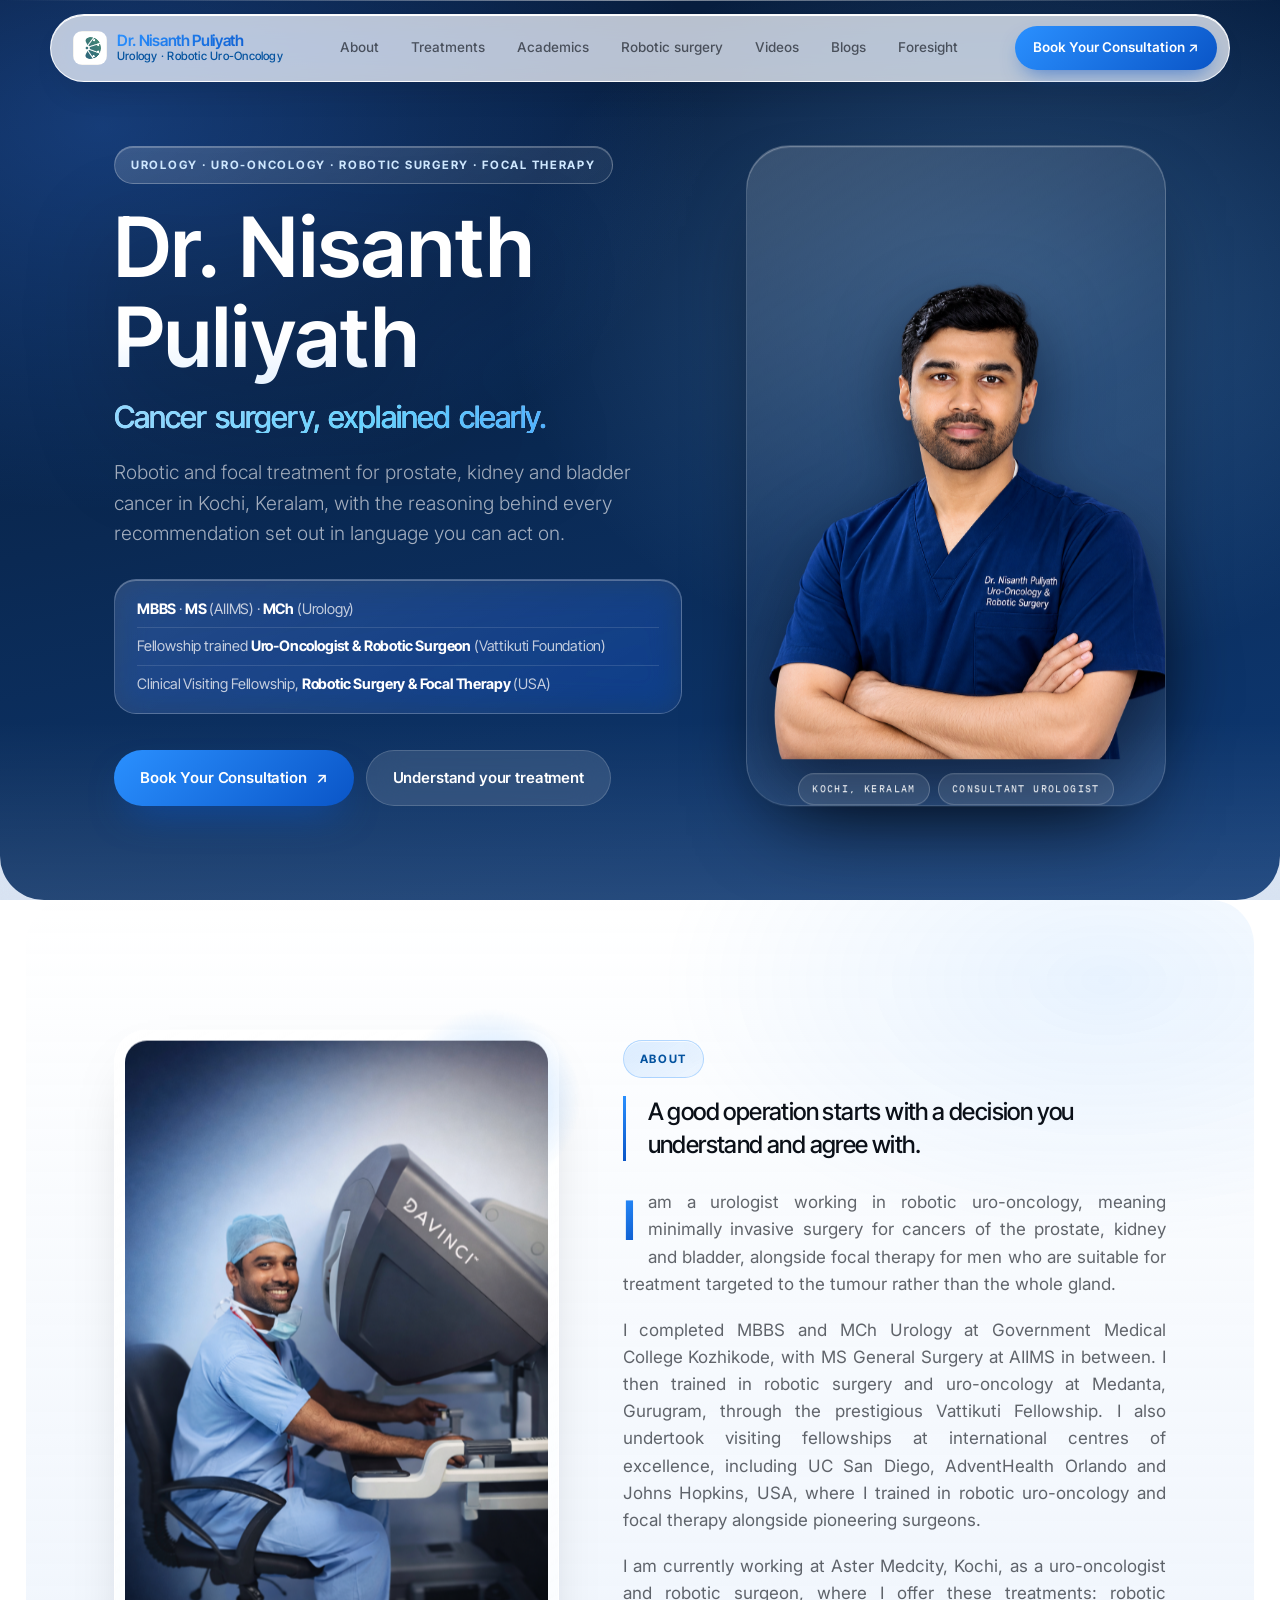
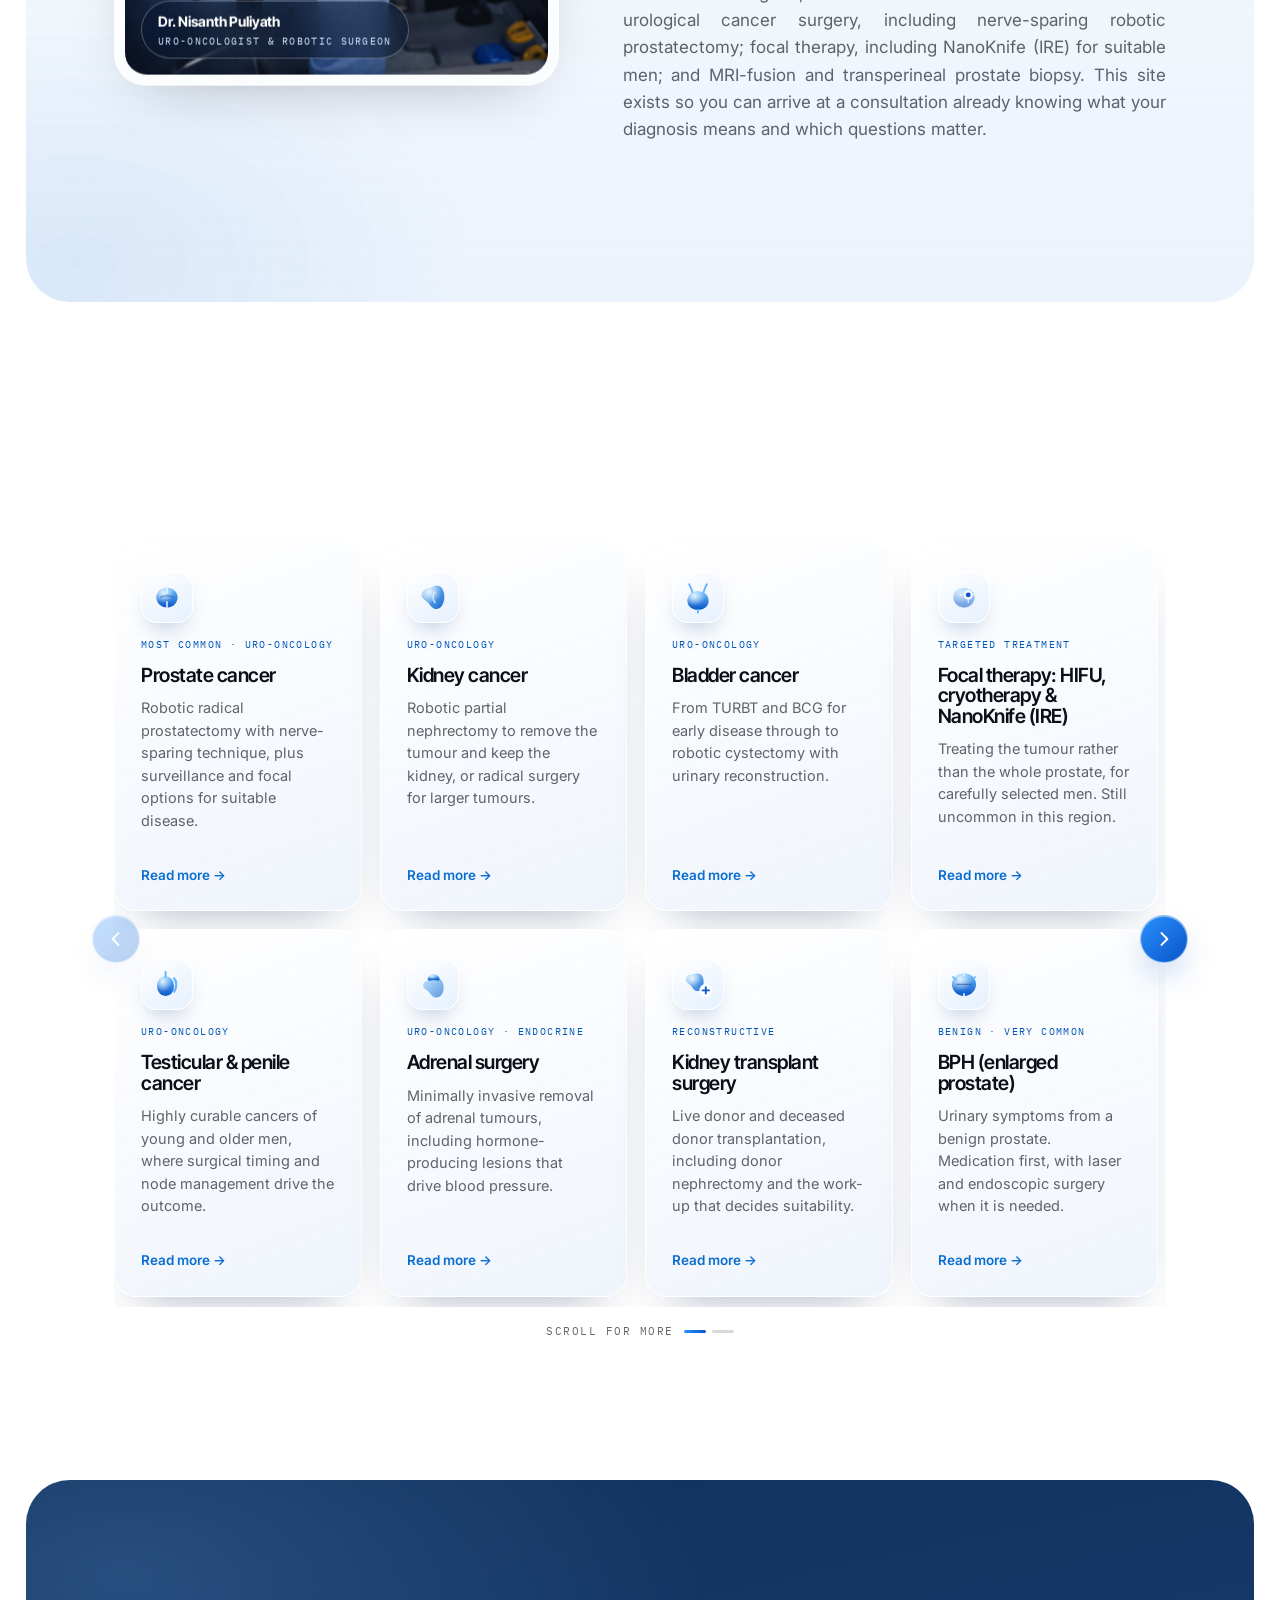
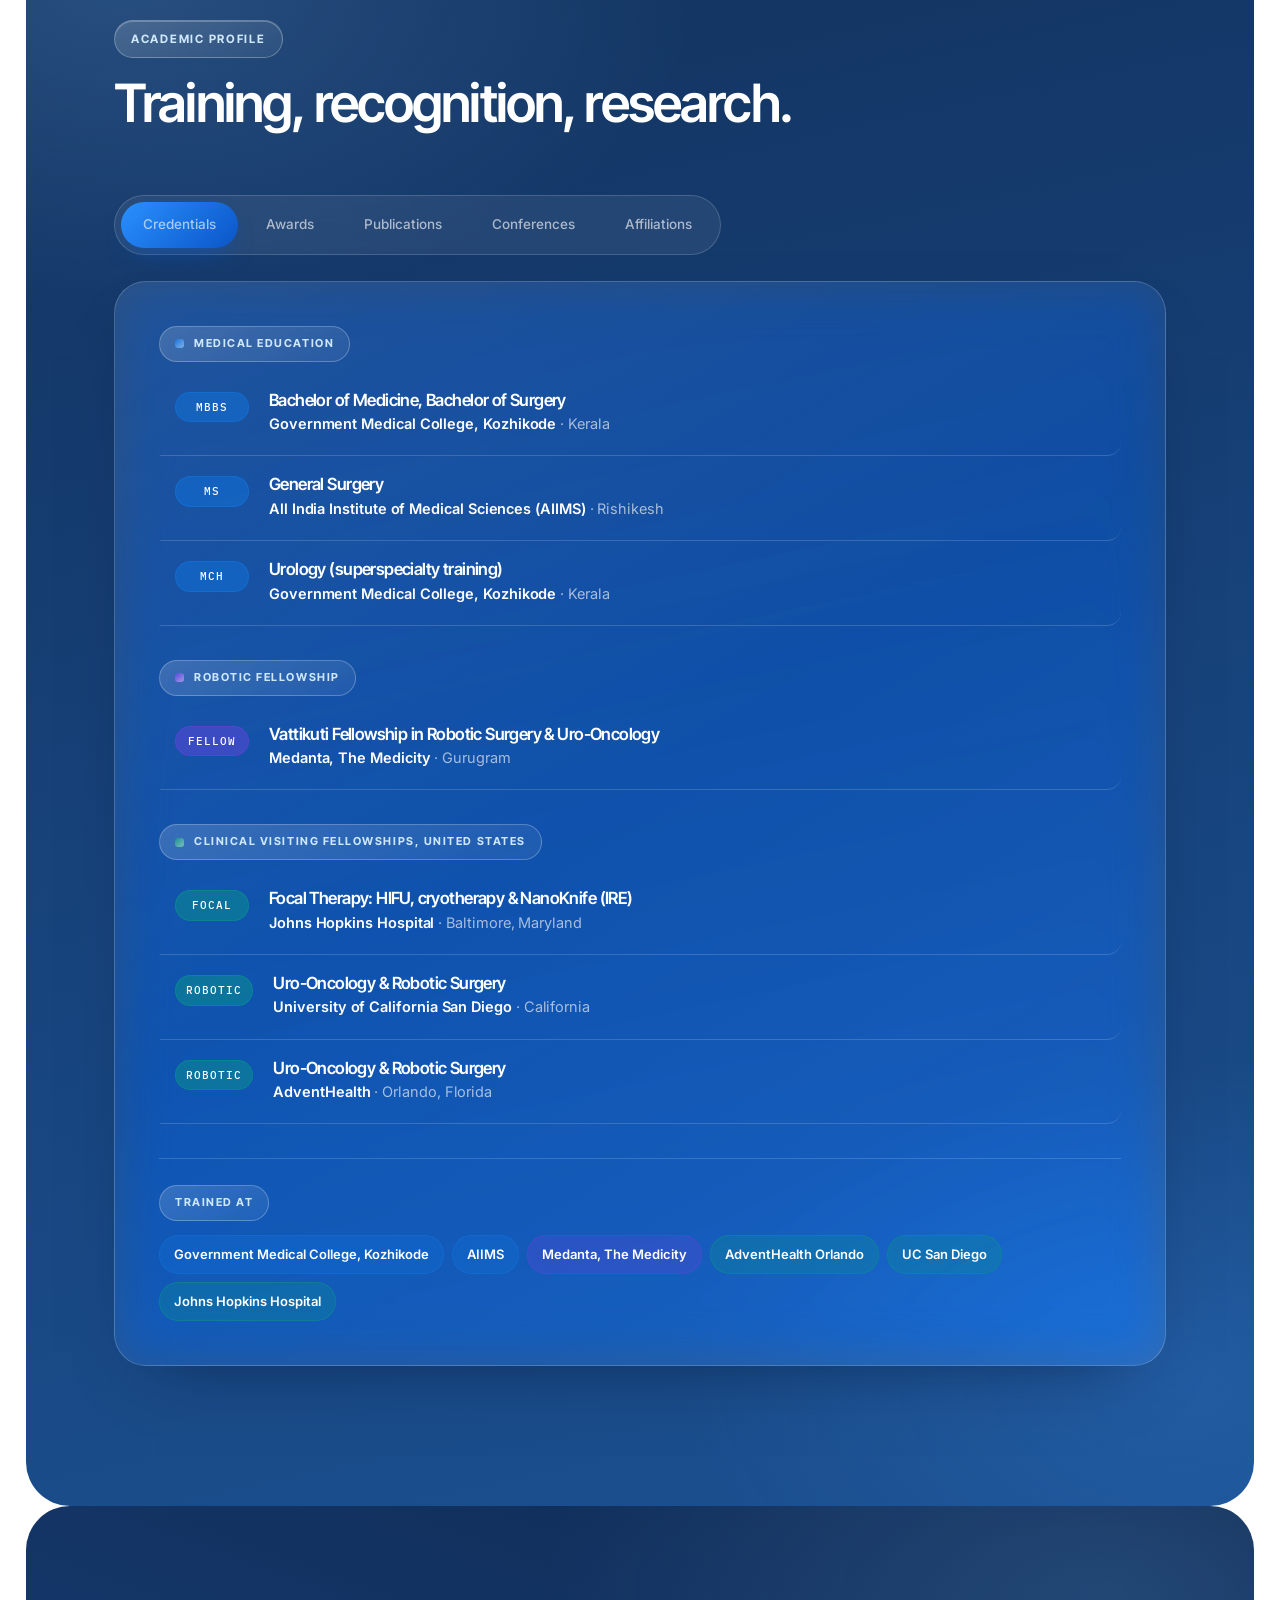
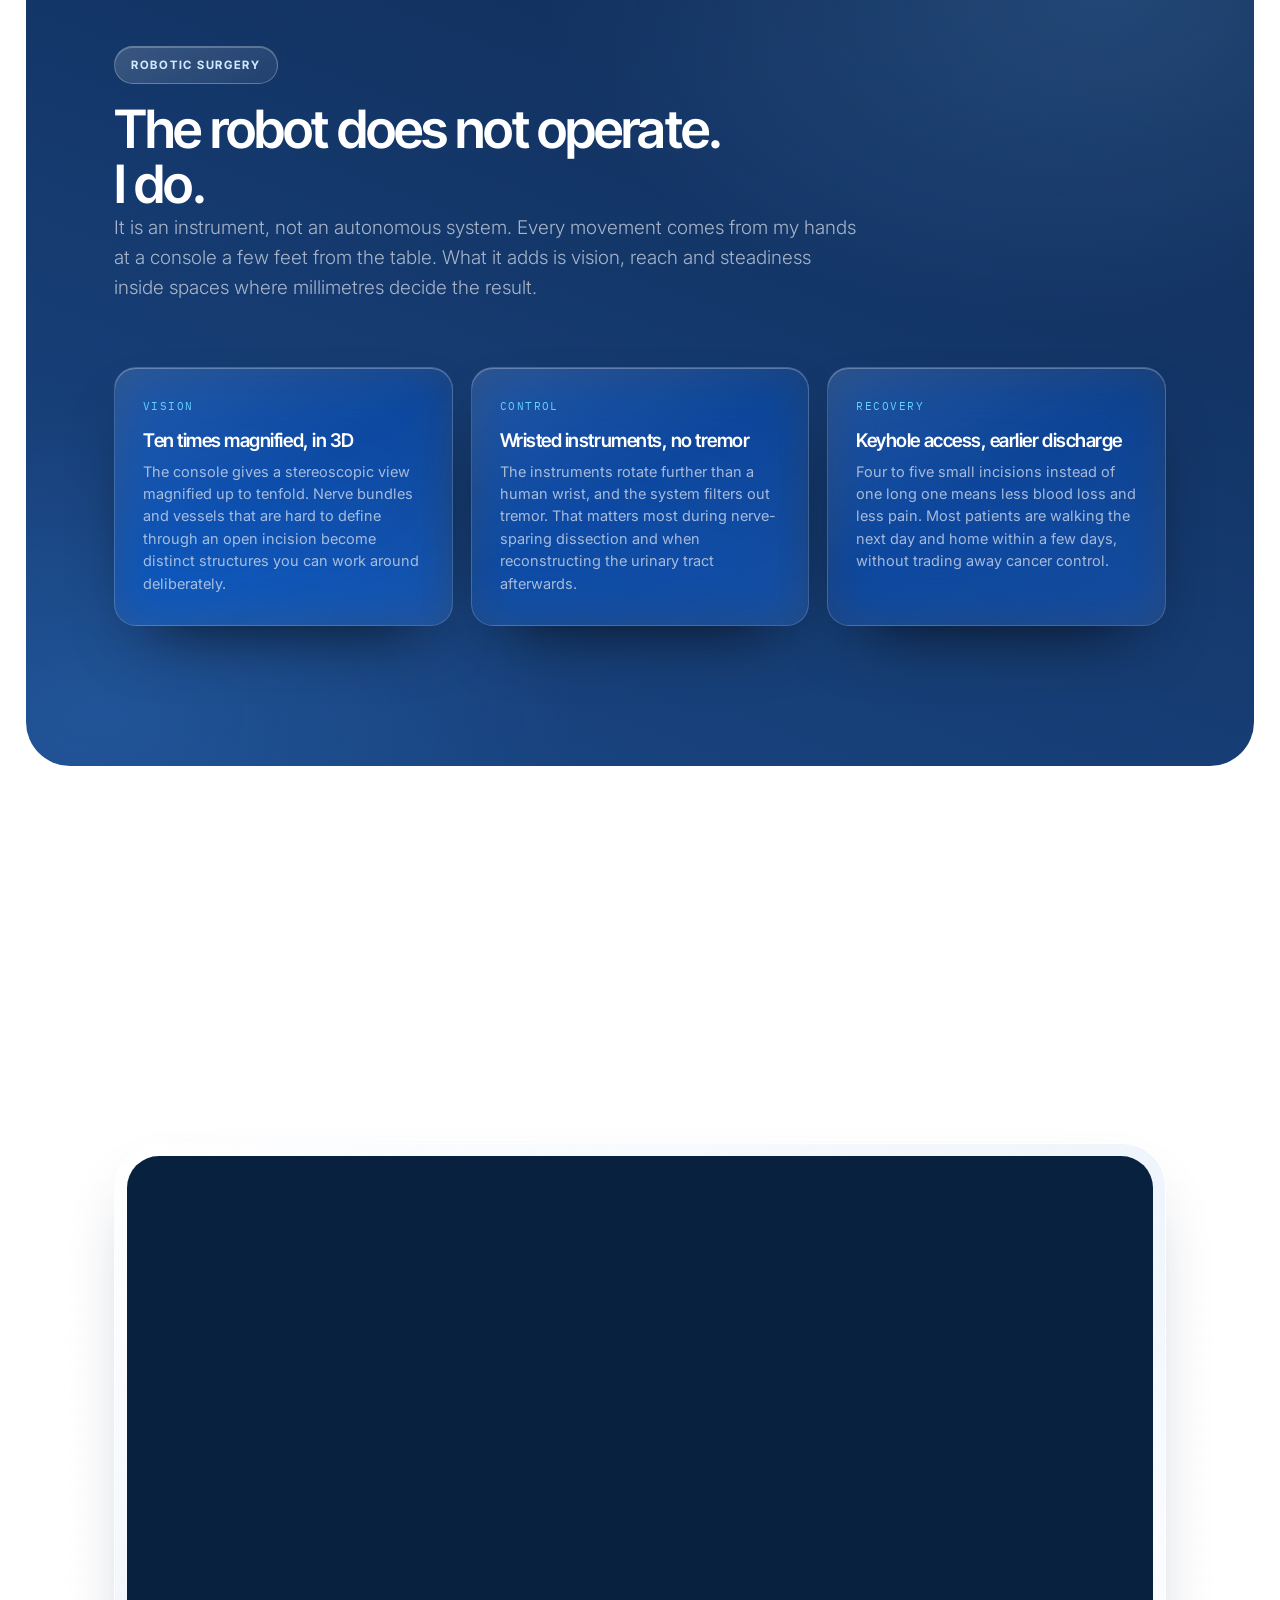
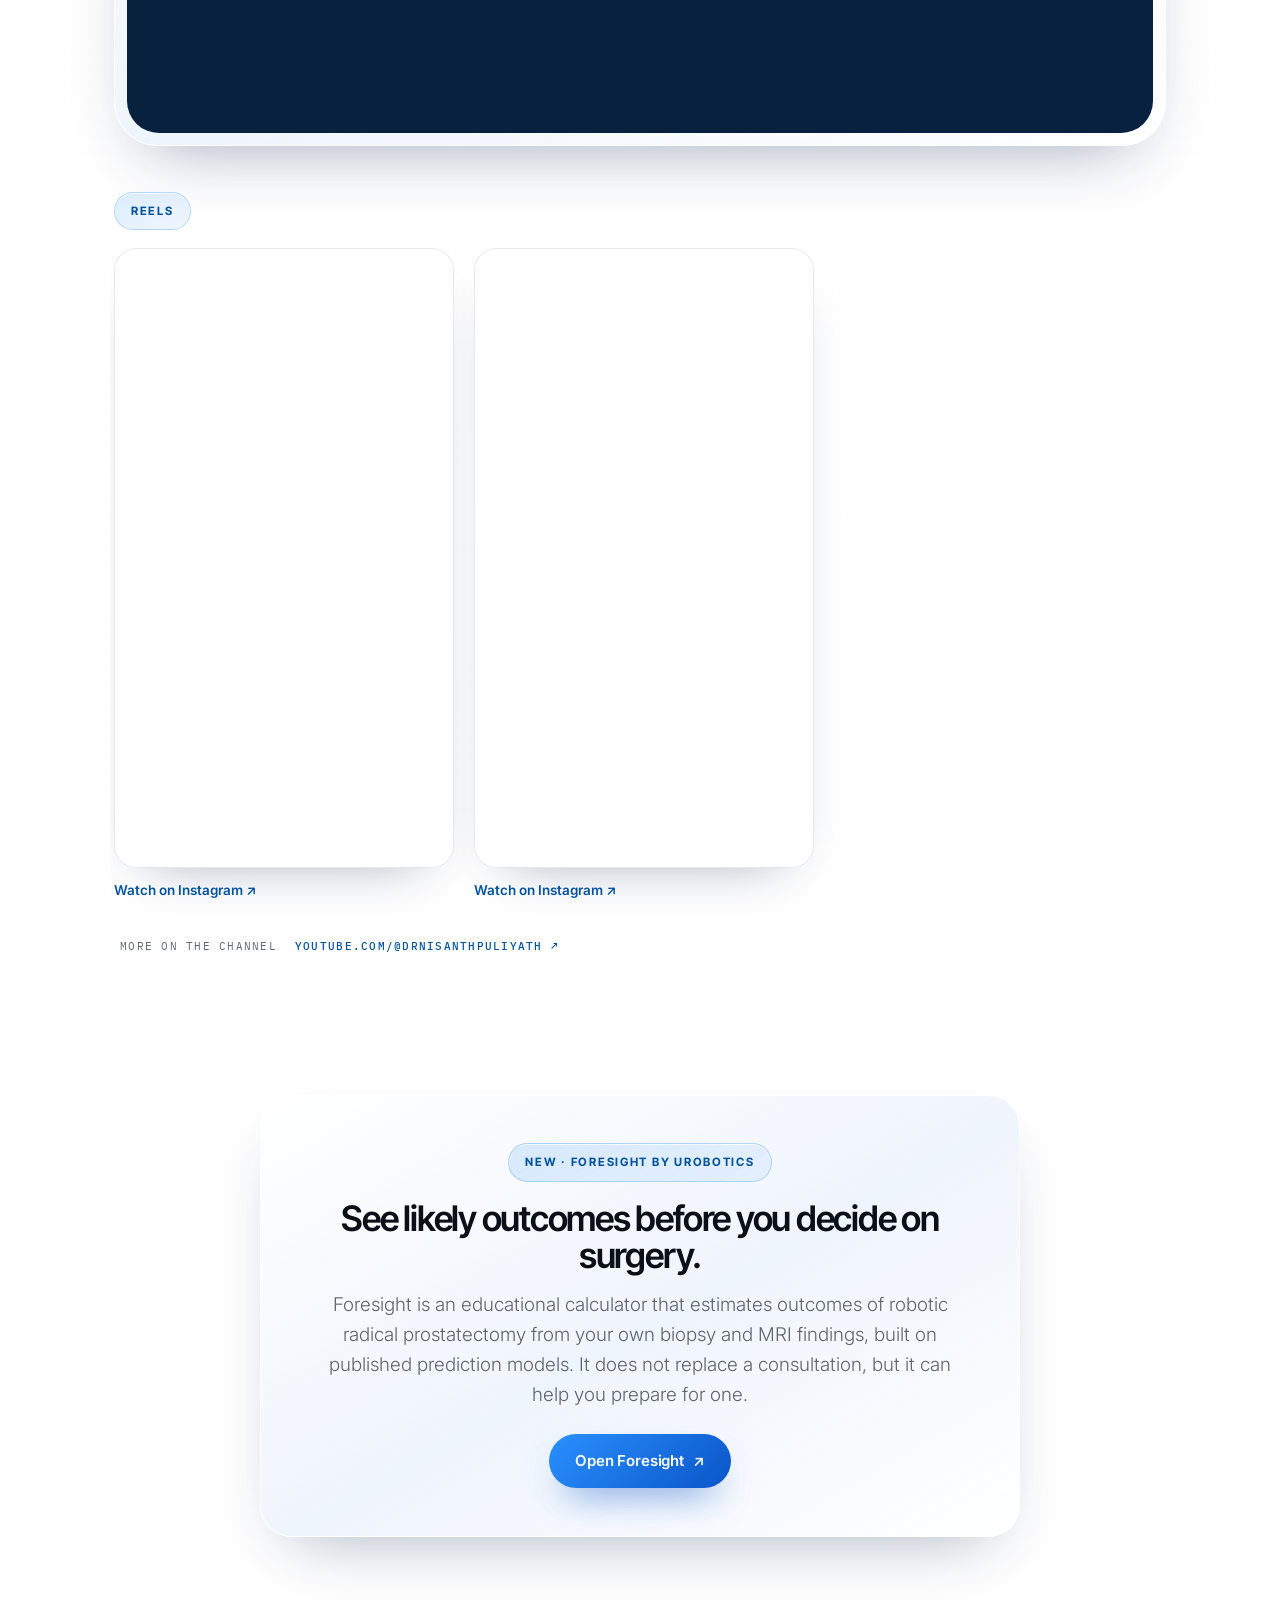
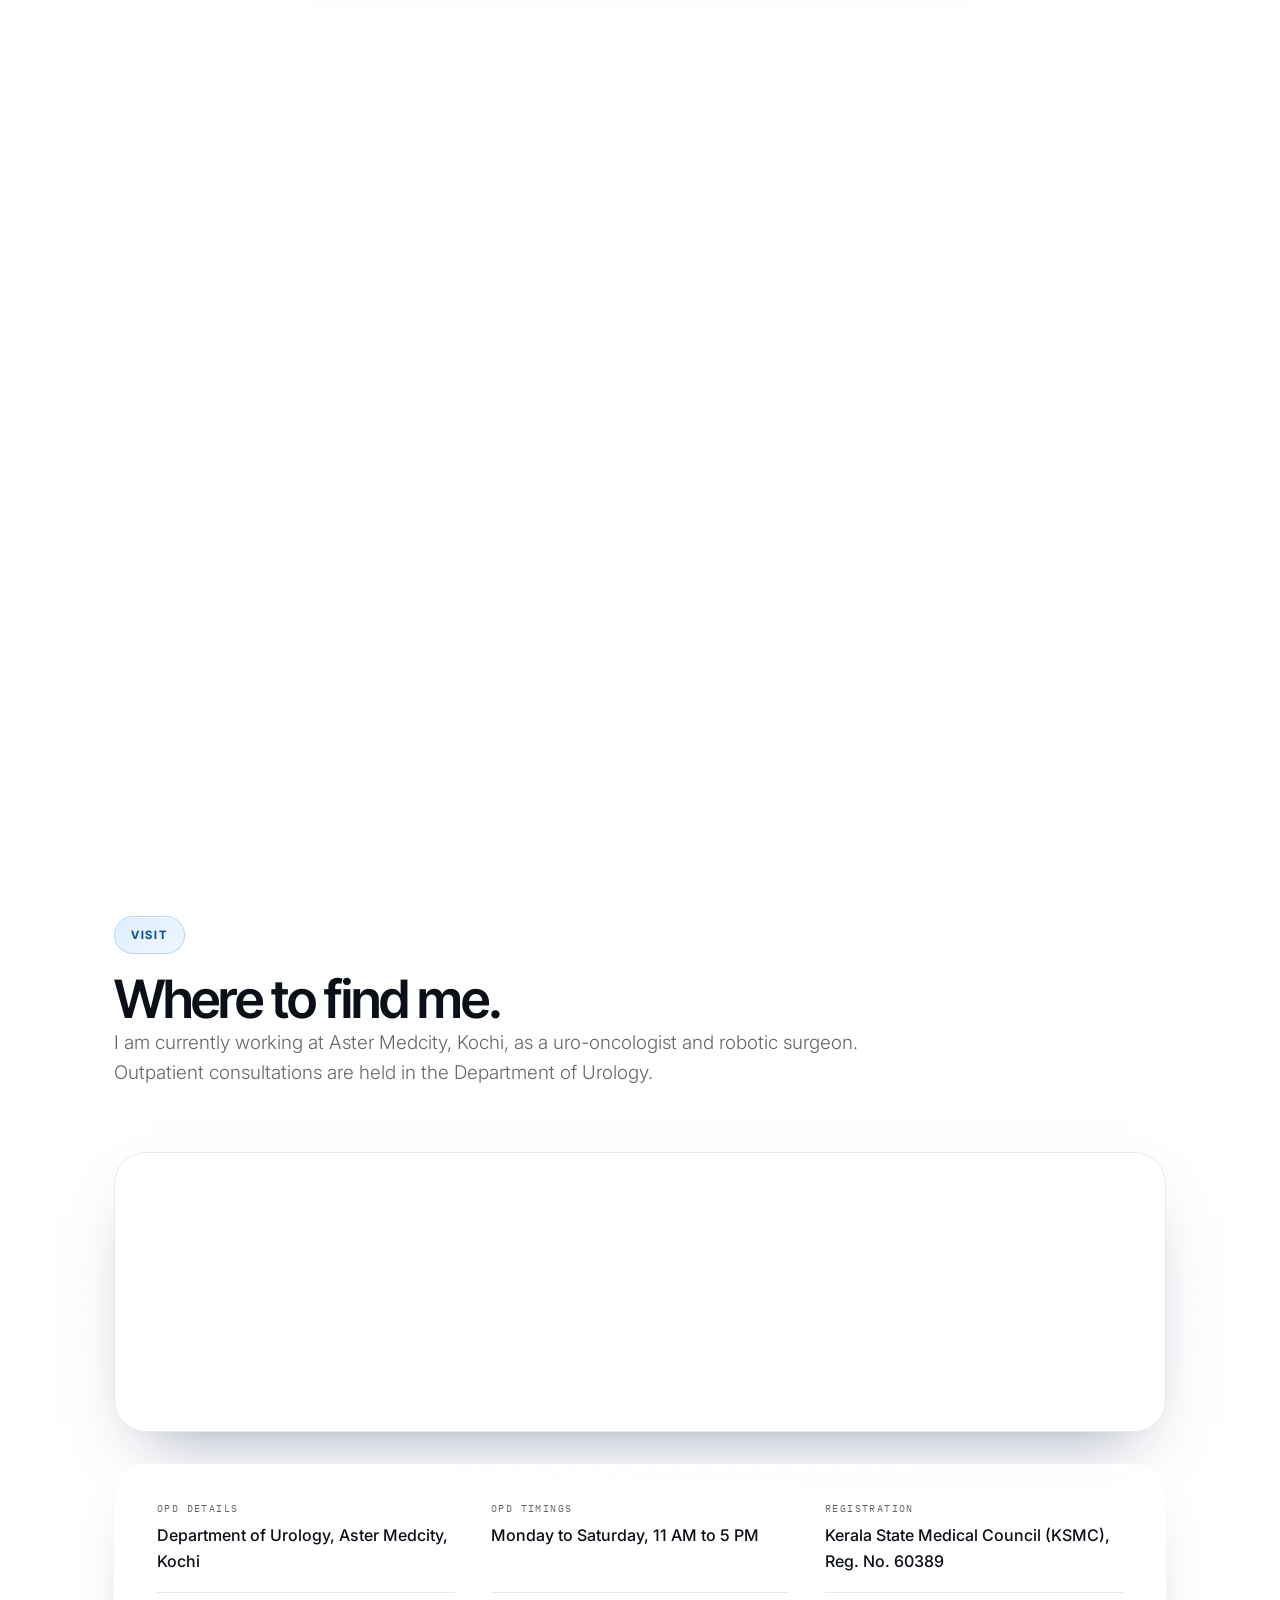
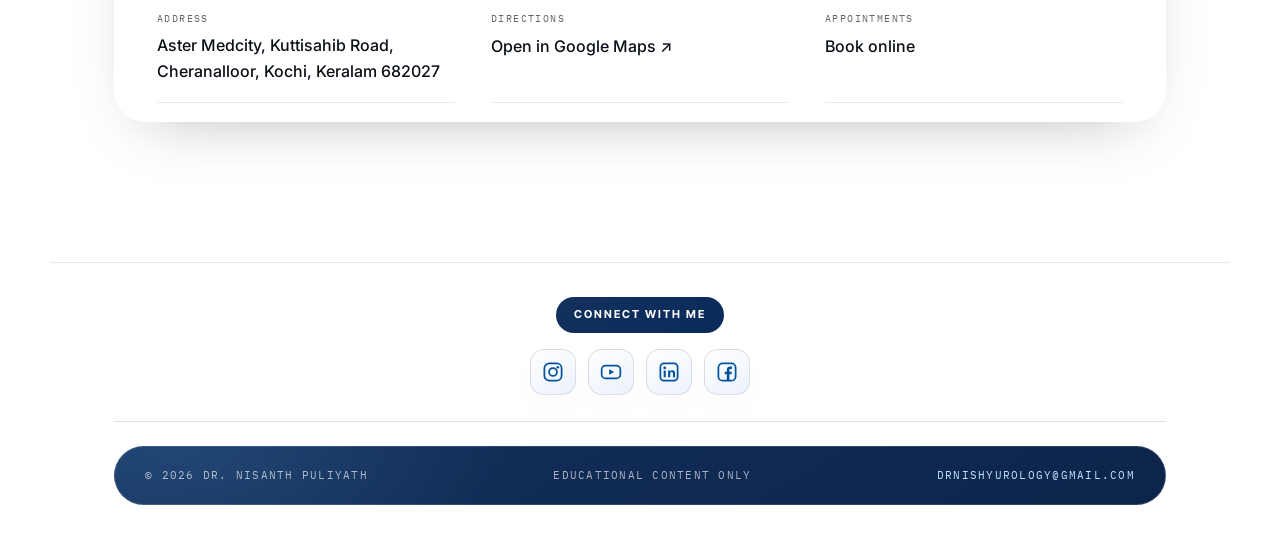
<file: index.html>
<!DOCTYPE html>
<html lang="en-IN">
<head>
<meta charset="UTF-8">
<meta name="viewport" content="width=device-width, initial-scale=1.0">
<title>Dr. Nisanth Puliyath | Robotic Urologist in Kochi, Keralam</title>
<meta name="description" content="Dr. Nisanth Puliyath is a robotic uro-oncologist and surgeon at Aster Medcity, Kochi, Keralam, treating prostate, kidney and bladder cancer with robotic surgery and focal therapy including HIFU, cryotherapy and NanoKnife (IRE).">
<meta name="robots" content="index, follow, max-image-preview:large">
<meta name="theme-color" content="#f4f7fb">
<link rel="icon" type="image/png" href="images/favicon.png">
<link rel="apple-touch-icon" href="images/favicon.png">
<link rel="canonical" href="https://drnisanthpuliyathurologist.org/">
<meta name="author" content="Dr. Nisanth Puliyath, MBBS, MS, MCh (Urology)">

<meta name="geo.region" content="IN-KL">
<meta name="geo.placename" content="Kochi, Keralam, India">
<meta name="keywords" content="urologist in Kerala, robotic urologist India, robotic surgery Kerala, prostate cancer treatment Kerala, HIFU India, focal therapy prostate India, NanoKnife IRE prostate India, kidney cancer surgery Kerala, bladder cancer Kerala, uro-oncologist Kerala, urologist in Kochi, uro-oncologist Kochi, fusion biopsy in Kochi, Dr Nisanth Puliyath, Nisanth Puliyath urologist, Dr Nisanth P">

<meta property="og:type" content="website">
<meta property="og:locale" content="en_IN">
<meta property="og:site_name" content="Dr. Nisanth Puliyath">
<meta property="og:title" content="Dr. Nisanth Puliyath | Robotic Urologist in Kochi, Keralam">
<meta property="og:description" content="Robotic surgery and focal therapy for prostate, kidney and bladder cancer, in Kochi, Keralam.">
<meta property="og:url" content="https://drnisanthpuliyathurologist.org/">
<meta property="og:image" content="https://drnisanthpuliyathurologist.org/images/nishsitemain.PNG">
<meta name="twitter:card" content="summary_large_image">
<meta name="twitter:title" content="Dr. Nisanth Puliyath | Robotic Urologist in Kochi, Keralam">
<meta name="twitter:description" content="Robotic surgery and focal therapy for prostate, kidney and bladder cancer, in Kochi, Keralam.">
<meta name="twitter:image" content="https://drnisanthpuliyathurologist.org/images/nishsitemain.PNG">
<link rel="preconnect" href="https://fonts.googleapis.com">
<link rel="preconnect" href="https://fonts.gstatic.com" crossorigin>
<link href="https://fonts.googleapis.com/css2?family=Inter+Tight:wght@400;500;600;700&family=Inter:wght@300;400;500;600&family=IBM+Plex+Mono:wght@400;500&display=swap" rel="stylesheet">
<style>
/* ============================================================
   TOKENS
   ============================================================ */
:root{
  --ink:        #0b1018;
  --ink-2:      #0a0f1a;
  --paper:      #eaf0f9;
  --paper-2:    #ffffff;

  --blue:       #0a6ed1;
  --blue-ink:   #04539f;
  --cyan:       #64d2ff;
  --violet:     #1a5fd0;
  --blue-bright:#2a90ff;
  --c-edu:      #1272d8;
  --c-fel:      #5b46d6;
  --c-int:      #0a8f8f;

  --text:       #0b1018;
  --muted:      rgba(11,16,24,.64);
  --text-inv:   #f5f5f7;
  --muted-inv:  rgba(245,245,247,.66);
  --text-dark:  #0b1018;
  --muted-dark: rgba(11,16,24,.64);

  --edge:       rgba(11,16,24,.12);
  --edge-soft:  rgba(11,16,24,.09);
  --edge-inv:   rgba(255,255,255,.16);
  --edge-dark:  rgba(11,16,24,.10);

  --r-sm: 14px;
  --r-md: 22px;
  --r-lg: 32px;
  --r-xl: 44px;

  --pad: clamp(20px, 5vw, 64px);
  --maxw: 1180px;
}

*,*::before,*::after{ box-sizing:border-box; }
html{ scroll-behavior:smooth; scroll-padding-top:96px; -webkit-text-size-adjust:100%; }
body{
  margin:0;
  background:linear-gradient(180deg,#ffffff 0%,var(--paper) 38%,#d9e4f3 100%);
  background-attachment:fixed;
  color:var(--text);
  font-family:'Inter','SF Pro Text',-apple-system,BlinkMacSystemFont,system-ui,sans-serif;
  font-size:17px;
  line-height:1.6;
  -webkit-font-smoothing:antialiased;
  overflow-x:hidden;
}
body.locked{ overflow:hidden; }
img{ max-width:100%; display:block; }
a{ color:inherit; text-decoration:none; }
button{ font:inherit; color:inherit; background:none; border:none; cursor:pointer; }
:focus-visible{ outline:2px solid var(--blue); outline-offset:3px; border-radius:6px; }

h1,h2,h3,h4{
  font-family:'Inter Tight','SF Pro Display',-apple-system,system-ui,sans-serif;
  font-weight:600;
  letter-spacing:-.035em;
  line-height:1.05;
  margin:0;
}
h1{ font-size:clamp(2.8rem, 7.5vw, 5.2rem); }
h2{ font-size:clamp(2rem, 4.6vw, 3.3rem); }
h3{ font-size:clamp(1.25rem, 2.2vw, 1.6rem); letter-spacing:-.025em; }
p{ margin:0 0 1em; }
p:last-child{ margin-bottom:0; }

.eyebrow{
  display:inline-flex; align-items:center; gap:8px;
  font-family:'Inter Tight',system-ui,sans-serif;
  font-size:11.5px;
  font-weight:700;
  letter-spacing:.15em;
  text-transform:uppercase;
  color:var(--blue-ink);
  padding:9px 16px; border-radius:999px;
  background:linear-gradient(150deg,rgba(42,144,255,.16),rgba(42,144,255,.07));
  border:1px solid rgba(42,144,255,.28);
  box-shadow:inset 0 1px 0 rgba(255,255,255,.75);
  margin:0 0 18px;
}
.eyebrow.on-light{ color:var(--blue-ink); }
.lede{ color:var(--muted-dark); font-size:clamp(1rem,1.5vw,1.18rem); font-weight:300; max-width:62ch; }
.lede.on-light{ color:var(--muted-dark); }

.wrap{ max-width:var(--maxw); margin:0 auto; padding-inline:var(--pad); }
section{ position:relative; }
.band{ padding-block:clamp(72px,11vw,140px); }

/* ============================================================
   AMBIENT AURORA — the light source the glass reacts to
   ============================================================ */
.aurora{ position:fixed; inset:-20% -10%; z-index:-2; pointer-events:none; filter:blur(90px); opacity:.78; }
.aurora span{ position:absolute; border-radius:50%; display:block; }
.aurora .a1{ width:52vw; height:52vw; left:-8vw; top:-6vw;  background:radial-gradient(circle,rgba(10,110,209,.36),transparent 66%); animation:drift1 26s ease-in-out infinite; }
.aurora .a2{ width:46vw; height:46vw; right:-6vw; top:22vh;  background:radial-gradient(circle,rgba(42,144,255,.30),transparent 66%); animation:drift2 32s ease-in-out infinite; }
.aurora .a3{ width:40vw; height:40vw; left:22vw;  top:64vh;  background:radial-gradient(circle,rgba(100,210,255,.30),transparent 66%); animation:drift3 38s ease-in-out infinite; }
@keyframes drift1{ 50%{ transform:translate3d(8vw,6vh,0) scale(1.12); } }
@keyframes drift2{ 50%{ transform:translate3d(-9vw,-5vh,0) scale(1.08); } }
@keyframes drift3{ 50%{ transform:translate3d(5vw,-8vh,0) scale(1.15); } }
.grain{
  position:fixed; inset:0; z-index:-1; pointer-events:none; opacity:.07;
  background-image:url("data:image/svg+xml,%3Csvg xmlns='http://www.w3.org/2000/svg' width='140' height='140'%3E%3Cfilter id='n'%3E%3CfeTurbulence type='fractalNoise' baseFrequency='.85' numOctaves='3'/%3E%3C/filter%3E%3Crect width='100%25' height='100%25' filter='url(%23n)' opacity='.5'/%3E%3C/svg%3E");
}

/* ============================================================
   GLASS — the signature material
   ============================================================ */
.glass{
  position:relative;
  background:linear-gradient(150deg, rgba(255,255,255,.94), rgba(235,242,252,.78) 52%, rgba(255,255,255,.86));
  backdrop-filter:blur(26px) saturate(170%);
  -webkit-backdrop-filter:blur(26px) saturate(165%);
  border:1px solid rgba(255,255,255,.85);
  box-shadow:
    inset 0 1px 0 #fff,
    0 28px 64px -32px rgba(17,38,80,.4);
  border-radius:var(--r-lg);
  overflow:hidden;
  color:var(--text);
}
/* specular sweep — the "liquid" in liquid glass */
.glass::after{
  content:''; position:absolute; inset:-40% -60%;
  background:linear-gradient(105deg, transparent 42%, rgba(255,255,255,.55) 50%, transparent 58%);
  transform:translateX(-42%); transition:transform 1.1s cubic-bezier(.2,.7,.2,1);
  pointer-events:none;
}
.glass:hover::after{ transform:translateX(42%); }

.glass-light{
  background:linear-gradient(150deg, rgba(255,255,255,.94), rgba(255,255,255,.72));
  backdrop-filter:blur(24px) saturate(160%);
  -webkit-backdrop-filter:blur(24px) saturate(160%);
  border:1px solid rgba(255,255,255,.9);
  box-shadow:0 24px 60px -34px rgba(11,16,24,.35), inset 0 1px 0 #fff;
  border-radius:var(--r-lg);
  color:var(--text-dark);
}

/* ============================================================
   NAV
   ============================================================ */
.nav{
  position:fixed; top:14px; left:50%; transform:translateX(-50%);
  width:min(calc(100% - 28px), var(--maxw)); z-index:80;
  display:flex; align-items:center; justify-content:space-between; gap:20px;
  padding:11px 12px 11px 22px; border-radius:999px;
  background:rgba(255,255,255,.72);
  backdrop-filter:blur(26px) saturate(180%);
  -webkit-backdrop-filter:blur(26px) saturate(180%);
  border:1px solid rgba(255,255,255,.9);
  box-shadow:inset 0 1px 0 #fff, 0 16px 40px -26px rgba(11,16,24,.45);
  transition:background .35s ease, box-shadow .35s ease;
}
.nav.scrolled{ background:rgba(255,255,255,.92); box-shadow:inset 0 1px 0 #fff, 0 18px 44px -26px rgba(6,16,40,.6); }
.brand{ display:flex; align-items:center; gap:10px; }
.brand-mark{ width:34px; height:34px; border-radius:9px; object-fit:cover; flex:0 0 auto; }
.brand-copy{ display:flex; flex-direction:column; line-height:1.15; }
.brand-copy b{
  font-family:'Inter Tight',sans-serif; font-size:15.5px; font-weight:600; letter-spacing:-.02em;
  background:linear-gradient(135deg,#2a90ff,#0a55c7); -webkit-background-clip:text; background-clip:text; color:transparent;
}
.brand-copy span{ font-family:'Inter Tight',sans-serif; font-size:11.5px; font-weight:500; letter-spacing:.02em; text-transform:none; color:var(--blue-ink); }
.nav-links{ display:flex; align-items:center; gap:4px; }
.nav-links a{
  font-size:13.5px; font-weight:500; color:var(--muted);
  padding:11px 14px; border-radius:999px; transition:color .2s, background .25s;
}
.nav-links a:hover{ color:var(--text); background:rgba(11,16,24,.06); }
.nav-cta{
  font-size:13.5px; font-weight:600; padding:11px 18px; border-radius:999px;
  background:linear-gradient(135deg,#2a90ff,#0a55c7); color:#fff; box-shadow:0 10px 22px -9px rgba(10,85,199,.7);
  transition:transform .2s, filter .2s;
}
.nav-cta:hover{ transform:translateY(-1px); filter:brightness(1.08); }
.burger{ display:none; width:46px; height:46px; border-radius:999px; border:1px solid var(--edge); background:rgba(11,16,24,.04); }
.burger i{ display:block; width:16px; height:1.5px; background:var(--text); margin:3.5px auto; transition:transform .3s, opacity .2s; }
.menu{
  position:fixed; inset:78px 14px auto 14px; z-index:79; padding:14px; border-radius:var(--r-lg);
  background:rgba(255,255,255,.94); backdrop-filter:blur(30px) saturate(180%); -webkit-backdrop-filter:blur(30px) saturate(180%);
  border:1px solid rgba(255,255,255,.9); box-shadow:0 30px 70px -30px rgba(11,16,24,.5);
  display:none; flex-direction:column;
}
.menu.open{ display:flex; }
.menu a{ padding:15px 16px; min-height:48px; display:flex; align-items:center; border-radius:var(--r-sm); font-size:16px; font-weight:500; }
.menu a:hover{ background:rgba(11,16,24,.05); }

/* ============================================================
   HERO — the one deep, premium surface
   ============================================================ */
.hero{
  position:relative; isolation:isolate; overflow:hidden;
  min-height:100svh; display:flex; align-items:center; padding-block:136px 84px;
  color:var(--text-inv);
  background:
    radial-gradient(980px 620px at 8% 14%, rgba(56,132,255,.30), transparent 62%),
    radial-gradient(820px 620px at 78% 34%, rgba(130,195,255,.26), transparent 60%),
    linear-gradient(168deg,#061936 0%,#0a2953 48%,#0e3a76 100%);
  border-radius:0 0 var(--r-xl) var(--r-xl);
}
/* fine specular sheen across the top edge, the Apple-glass tell */
.hero::before{
  content:''; position:absolute; inset:0 0 auto; height:1px; z-index:2;
  background:linear-gradient(90deg,transparent,rgba(255,255,255,.5),transparent);
}
.hero::after{
  content:''; position:absolute; inset:auto 0 -1px; height:180px; z-index:-1;
  background:linear-gradient(180deg,transparent,rgba(255,255,255,.10));
}
.hero > .wrap{ width:100%; }
.hero-grid{ display:grid; grid-template-columns:1.15fr .85fr; gap:clamp(32px,5vw,72px); align-items:stretch; }
.hero .portrait{
  display:flex; flex-direction:column; justify-content:flex-end; height:100%;
  position:relative; padding:0; overflow:visible;
  background:none; border:none; box-shadow:none;
  backdrop-filter:none; -webkit-backdrop-filter:none;
}
/* no frame: only the soft light behind the head */
.hero .portrait::before{ content:none; }
/* soft light behind the head */
.hero .portrait::after{
  content:''; position:absolute; left:50%; top:4%; transform:translateX(-50%);
  width:64%; aspect-ratio:1; border-radius:50%; z-index:0; pointer-events:none;
  background:radial-gradient(circle, rgba(150,205,255,.5), rgba(60,150,255,.18) 48%, transparent 72%);
}
.hero .portrait img{
  position:relative; z-index:1;
  flex:1 1 auto; height:100%; min-height:0; aspect-ratio:auto;
  object-fit:contain; object-position:bottom; border-radius:0;
  filter:drop-shadow(0 26px 34px rgba(2,10,28,.6));
}
.hero .eyebrow, .deep .eyebrow, .robotic .eyebrow{
  color:#cfe8ff;
  background:linear-gradient(150deg,rgba(255,255,255,.16),rgba(255,255,255,.06));
  border:1px solid rgba(255,255,255,.26);
  box-shadow:inset 0 1px 0 rgba(255,255,255,.24);
}
.hero h1{
  color:#fff; letter-spacing:.005em; line-height:1.08; word-spacing:.03em;
  background:linear-gradient(180deg,#ffffff 0%,#ffffff 58%,#cfe6ff 100%);
  -webkit-background-clip:text; background-clip:text;
  -webkit-text-fill-color:transparent;
  filter:drop-shadow(0 22px 46px rgba(0,0,0,.45));
}
.hero h1 span{
  display:block; margin-top:18px;
  font-size:clamp(1.15rem,2.4vw,1.95rem); font-weight:500; letter-spacing:-.03em;
  background:linear-gradient(96deg,#8fd8ff 4%,var(--cyan) 46%,#3f9bff 96%);
  -webkit-background-clip:text; background-clip:text;
  -webkit-text-fill-color:transparent; color:transparent;
}
.hero .lede{ margin-top:24px; font-size:clamp(1.02rem,1.6vw,1.2rem); color:var(--muted-inv); }
.hero .pill{ background:rgba(255,255,255,.09); border:1px solid var(--edge-inv); color:rgba(245,245,247,.86); }
.hero .btn-ghost{ background:rgba(255,255,255,.12); border:1px solid var(--edge-inv); color:#fff; }
.hero .btn-ghost:hover{ background:rgba(255,255,255,.2); }
.hero .glass{
  background:linear-gradient(150deg, rgba(255,255,255,.16), rgba(255,255,255,.05) 48%, rgba(255,255,255,.10));
  border:1px solid var(--edge-inv);
  box-shadow:inset 0 1px 0 rgba(255,255,255,.35), 0 40px 90px -40px rgba(0,0,0,.9);
  color:var(--text-inv);
}
.hero .portrait figcaption{
  position:relative; z-index:2; color:var(--muted-inv);
  display:flex; flex-wrap:wrap; gap:8px; justify-content:center;
  border-top:none; padding:14px 0 0; background:none;
}
.hero .portrait figcaption span{
  padding:7px 13px; border-radius:999px;
  background:rgba(255,255,255,.10); border:1px solid rgba(255,255,255,.22);
  backdrop-filter:blur(12px); -webkit-backdrop-filter:blur(12px);
  font-family:'IBM Plex Mono',monospace; font-size:10px; letter-spacing:.14em;
  text-transform:uppercase; color:#fff;
}
.hero .glass::after{ content:none; }
.creds{
  margin-top:30px; padding:18px 22px; border-radius:var(--r-md);
  background:linear-gradient(150deg, rgba(255,255,255,.14), rgba(255,255,255,.05));
  border:1px solid rgba(255,255,255,.22);
  box-shadow:inset 0 1px 0 rgba(255,255,255,.26);
  backdrop-filter:blur(16px) saturate(160%); -webkit-backdrop-filter:blur(16px) saturate(160%);
  max-width:62ch;
}
.creds p{
  margin:0; font-family:'Inter Tight',system-ui,sans-serif;
  font-size:14.5px; font-weight:400; line-height:1.55; letter-spacing:-.012em;
  color:rgba(245,245,247,.78);
}
.creds p + p{ margin-top:7px; padding-top:7px; border-top:1px solid rgba(255,255,255,.12); }
.creds b{ font-weight:700; color:#fff; }
@media (max-width:640px){ .creds{ padding:15px 17px; } .creds p{ font-size:13.5px; } }

.pills{ display:flex; flex-wrap:wrap; gap:8px; margin-top:30px; }
.pill{
  font-family:'IBM Plex Mono',monospace; font-size:11px; letter-spacing:.06em; text-transform:uppercase;
  padding:8px 14px; border-radius:999px;
  background:rgba(255,255,255,.75); border:1px solid var(--edge);
  backdrop-filter:blur(12px); -webkit-backdrop-filter:blur(12px);
  color:var(--muted);
}
.cta-row{ display:flex; flex-wrap:wrap; gap:12px; margin-top:36px; }
.btn{
  display:inline-flex; align-items:center; gap:9px; padding:15px 26px; border-radius:999px;
  font-size:15px; font-weight:600; letter-spacing:-.01em; transition:transform .2s, filter .2s, background .25s;
}
.btn:hover{ transform:translateY(-2px); }
.btn-primary{ background:linear-gradient(135deg,#2a90ff,#0a55c7); color:#fff; box-shadow:0 18px 38px -16px rgba(10,85,199,.75); }
.btn-primary:hover{ filter:brightness(1.09); }
.btn-ghost{
  background:rgba(255,255,255,.8); border:1px solid var(--edge); color:var(--text);
  backdrop-filter:blur(18px); -webkit-backdrop-filter:blur(18px);
}
.btn-ghost:hover{ background:#fff; }
.arrow{ display:inline-block; transition:transform .3s cubic-bezier(.2,.7,.2,1); }
.btn:hover .arrow, .nav-cta:hover .arrow{ transform:translate(3px,-3px); }
@media (max-width:560px){ .nav-cta{ display:none; } }
.btn-dark{ background:var(--text-dark); color:#fff; }

.portrait{ padding:12px; border-radius:var(--r-xl); }
.portrait img{
  width:100%; aspect-ratio:4/5; object-fit:cover; border-radius:calc(var(--r-xl) - 12px);
}
.portrait figcaption{
  display:flex; justify-content:space-between; gap:12px; align-items:center;
  padding:14px 8px 4px; font-family:'IBM Plex Mono',monospace; font-size:10.5px;
  letter-spacing:.12em; text-transform:uppercase; color:var(--muted);
}

/* ============================================================
   LIGHT BANDS
   ============================================================ */
.light{ background:linear-gradient(180deg,rgba(255,255,255,.86),rgba(255,255,255,.42)); color:var(--text-dark); }
#about{
  background:
    radial-gradient(720px 420px at 88% 8%, rgba(42,144,255,.10), transparent 62%),
    radial-gradient(620px 400px at 4% 96%, rgba(10,110,209,.09), transparent 64%),
    linear-gradient(180deg,rgba(255,255,255,.9),rgba(228,238,251,.72));
  border-radius:var(--r-xl); margin-inline:clamp(0px,2vw,28px);
}
@media (max-width:900px){ #about{ border-radius:0; margin-inline:0; } }
.light h2,.light h3{ color:var(--text-dark); }
.light .lede{ color:var(--muted-dark); }
.section-head{ max-width:68ch; margin-bottom:clamp(40px,5vw,64px); }

.about-grid{ display:grid; grid-template-columns:.9fr 1.1fr; gap:clamp(32px,5vw,72px); align-items:center; }
.about-figure{
  position:relative; padding:10px; border-radius:var(--r-lg);
  transition:transform .5s cubic-bezier(.2,.7,.2,1), box-shadow .5s;
}
.about-figure::before{
  content:''; position:absolute; inset:-26px -26px auto auto; width:190px; height:190px;
  border-radius:50%; z-index:0; pointer-events:none;
  background:radial-gradient(circle, rgba(42,144,255,.35), transparent 68%);
}
.about-figure img{ position:relative; z-index:1; width:100%; border-radius:calc(var(--r-lg) - 10px); }
.about-figure:hover{ transform:translateY(-4px); box-shadow:0 44px 90px -46px rgba(10,45,110,.6); }
.about-figure figcaption{
  position:absolute; z-index:2; left:26px; bottom:26px; right:26px;
  display:flex; flex-wrap:wrap; gap:8px;
}
.about-figure figcaption span b{
  display:block; font-family:'Inter Tight',system-ui,sans-serif;
  font-size:14px; font-weight:700; letter-spacing:-.01em; text-transform:none;
  color:#fff; margin-bottom:2px;
}
.about-figure figcaption span{
  padding:9px 16px; border-radius:999px;
  background:rgba(9,22,48,.55); border:1px solid rgba(255,255,255,.28);
  backdrop-filter:blur(14px); -webkit-backdrop-filter:blur(14px);
  font-family:'IBM Plex Mono',monospace; font-size:10px; letter-spacing:.13em;
  text-transform:uppercase; color:#cfe8ff; line-height:1.5; text-align:left;
}
.quote{
  font-family:'Inter Tight',sans-serif; font-size:clamp(1.15rem,2vw,1.5rem); font-weight:500;
  letter-spacing:-.025em; line-height:1.35; color:var(--text-dark);
  border-left:3px solid transparent; border-image:linear-gradient(180deg,#2a90ff,#0a55c7) 1; padding-left:22px; margin:0 0 28px;
}
.about-body p{
  color:var(--muted-dark); margin-bottom:1.1em;
  text-align:justify; text-justify:inter-word; hyphens:auto; -webkit-hyphens:auto;
}
.about-body p:first-child::first-letter{
  float:left; font-family:'Inter Tight',sans-serif; font-weight:600;
  font-size:3.4rem; line-height:.86; padding:6px 12px 0 0; margin-top:2px;
  background:linear-gradient(150deg,#2a90ff,#0a55c7);
  -webkit-background-clip:text; background-clip:text; color:transparent;
}

/* ============================================================
   TREATMENT CARDS + SHEETS
   ============================================================ */
.rail-wrap{ position:relative; }
.card-grid{
  display:flex; gap:18px; overflow-x:auto; scroll-snap-type:x mandatory;
  scroll-behavior:smooth; padding:4px 4px 10px;
  scrollbar-width:none; -ms-overflow-style:none;
}
.card-grid::-webkit-scrollbar{ display:none; }
.slide{
  flex:0 0 100%; scroll-snap-align:start;
  display:grid; grid-template-columns:repeat(4,1fr); gap:18px; align-items:stretch;
}
.slide > .tcard{ height:100%; }

.rail-btn{
  position:absolute; top:50%; transform:translateY(-50%); z-index:5;
  width:48px; height:48px; border-radius:50%; cursor:pointer; display:grid; place-items:center;
  background:linear-gradient(135deg,#2a90ff,#0a55c7); color:#fff;
  border:1px solid rgba(255,255,255,.55);
  box-shadow:0 16px 34px -14px rgba(10,85,199,.85), inset 0 1px 0 rgba(255,255,255,.4);
  transition:transform .25s cubic-bezier(.2,.7,.2,1), opacity .25s;
}
.rail-btn:hover{ transform:translateY(-50%) scale(1.07); }
.rail-btn svg{ width:20px; height:20px; }
.rail-prev{ left:-22px; }
.rail-next{ right:-22px; }
.rail-btn[disabled]{ opacity:.28; pointer-events:none; }
.rail-hint{
  display:flex; align-items:center; justify-content:center; gap:10px; margin-top:16px;
  font-family:'IBM Plex Mono',monospace; font-size:10.5px; letter-spacing:.14em;
  text-transform:uppercase; color:var(--muted);
}
.rail-dots{ display:flex; gap:6px; }
.rail-dots i{ width:22px; height:3px; border-radius:999px; background:rgba(11,16,24,.16); transition:background .3s; }
.rail-dots i.on{ background:linear-gradient(90deg,#2a90ff,#0a55c7); }
@media (max-width:1100px){ .slide{ grid-template-columns:repeat(3,1fr); } .rail-prev{ left:-14px; } .rail-next{ right:-14px; } }
@media (max-width:900px){
  /* no horizontal paging on small screens: everything stacks */
  .card-grid{ display:block; overflow:visible; padding:0; }
  .slide{ display:grid; grid-template-columns:repeat(2,1fr); gap:14px; margin-bottom:14px; }
  .rail-btn, .rail-hint{ display:none; }
}
@media (max-width:620px){ .slide{ grid-template-columns:1fr; } }
.tcard{
  text-align:left; width:100%; padding:28px 26px 24px; border-radius:var(--r-md);
  background:linear-gradient(160deg,#ffffff 0%,rgba(238,244,252,.92) 100%);
  border:1px solid rgba(255,255,255,.95);
  box-shadow:0 22px 46px -28px rgba(17,38,80,.45);
  backdrop-filter:blur(20px); -webkit-backdrop-filter:blur(20px);
  color:var(--text-dark); display:flex; flex-direction:column; gap:12px;
  transition:transform .3s cubic-bezier(.2,.7,.2,1), box-shadow .3s;
}
.tcard:hover{ transform:translateY(-5px); box-shadow:0 34px 60px -32px rgba(11,16,24,.5); }
.organ{
  width:52px; height:52px; border-radius:16px; display:grid; place-items:center;
  background:linear-gradient(150deg,#ffffff,rgba(226,238,253,.9));
  border:1px solid rgba(255,255,255,.95);
  box-shadow:0 12px 26px -14px rgba(10,60,140,.55), inset 0 1px 0 #fff;
  margin-bottom:2px; position:relative; z-index:1;
  transition:transform .35s cubic-bezier(.2,.7,.2,1);
}
.organ svg{ width:34px; height:34px; display:block; }
.tcard:hover .organ{ transform:translateY(-2px) rotate(-4deg) scale(1.06); }
/* scroll-driven: the emblem deepens to dark blue as the card passes through view */
.organ svg{ transition:filter .55s ease; }
.tcard.lit .organ{
  background:linear-gradient(150deg,#123a72,#0a2a5c);
  border-color:rgba(42,144,255,.45);
  box-shadow:0 14px 30px -14px rgba(8,40,95,.75), inset 0 1px 0 rgba(255,255,255,.25);
}
.tcard.lit .organ svg{ filter:brightness(0) invert(1); }
.tcard .tag{ transition:color .55s ease; }
.tcard.lit .tag{ color:#0a2a5c; }
@media (prefers-reduced-motion:reduce){
  .organ, .organ svg, .tcard .tag{ transition:none; }
}
.tcard .tag{
  font-family:'IBM Plex Mono',monospace; font-size:10px; letter-spacing:.14em; text-transform:uppercase;
  color:#0057b8;
}
.tcard h3{ font-size:1.22rem; }
.tcard p{ font-size:14.5px; color:var(--muted-dark); line-height:1.55; }
.tcard .more{ margin-top:auto; padding-top:6px; font-size:13.5px; font-weight:600; color:var(--blue); }


.scrim{
  position:fixed; inset:0; z-index:90; display:none;
  background:rgba(11,16,24,.42); backdrop-filter:blur(10px); -webkit-backdrop-filter:blur(10px);
  padding:clamp(14px,4vw,48px); overflow-y:auto;
}
.scrim.open{ display:grid; place-items:start center; }
.sheet{
  width:min(720px,100%); margin-block:auto; padding:clamp(26px,4vw,48px);
  border-radius:var(--r-lg); position:relative;
  background:linear-gradient(160deg,#ffffff,rgba(235,242,252,.96));
  border:1px solid #fff; color:var(--text-dark);
  box-shadow:0 50px 100px -40px rgba(0,0,0,.7);
  animation:rise .4s cubic-bezier(.2,.8,.2,1);
}
@keyframes rise{ from{ opacity:0; transform:translateY(18px) scale(.985); } }
.sheet h3{ font-size:clamp(1.5rem,3vw,2rem); margin-bottom:8px; }
.sheet h4{ font-size:14px; letter-spacing:.01em; margin:26px 0 8px; color:var(--text-dark); }
.sheet p, .sheet li{ font-size:15.5px; color:var(--muted-dark); }
.sheet ul{ margin:0; padding-left:18px; }
.sheet li{ margin-bottom:7px; }
.sheet .note{
  margin-top:28px; padding:16px 18px; border-radius:var(--r-sm);
  background:rgba(10,132,255,.08); border:1px solid rgba(10,132,255,.18);
  font-size:13.5px; color:#0b3f7a;
}
.close{
  position:absolute; top:16px; right:16px; width:38px; height:38px; border-radius:999px;
  background:rgba(11,16,24,.06); display:grid; place-items:center; font-size:18px; line-height:1;
  color:var(--muted-dark); transition:background .2s;
}
.close:hover{ background:rgba(11,16,24,.12); }
.sheet-src{ display:none; }

/* ============================================================
   ROBOTIC BAND
   ============================================================ */
.robotic{
  background:
    radial-gradient(880px 520px at 88% 10%, rgba(120,190,255,.18), transparent 64%),
    radial-gradient(720px 460px at 6% 94%, rgba(60,140,235,.20), transparent 66%),
    linear-gradient(200deg,#0f2a52 0%,#153a6f 54%,#1a4785 100%);
  color:var(--text-inv);
  border-radius:var(--r-xl);
  margin-inline:clamp(0px,2vw,28px);
  overflow:hidden;
}
.robotic h2,.robotic h3{ color:#fff; }
.robotic .lede{ color:var(--muted-inv); }
.robotic .glass{
  background:linear-gradient(150deg, rgba(255,255,255,.13), rgba(255,255,255,.05) 46%, rgba(255,255,255,.08));
  border:1px solid var(--edge-inv);
  box-shadow:inset 0 1px 0 rgba(255,255,255,.28), 0 30px 70px -35px rgba(0,0,0,.85);
  color:var(--text-inv);
}
.robotic .glass::after{ content:none; }
.robotic-grid{ display:grid; grid-template-columns:repeat(auto-fit,minmax(250px,1fr)); gap:18px; margin-top:52px; }
.rpanel{ padding:30px 28px; border-radius:var(--r-md); }
.rpanel .k{
  font-family:'IBM Plex Mono',monospace; font-size:10.5px; letter-spacing:.14em;
  text-transform:uppercase; color:var(--cyan); margin-bottom:16px;
}
.rpanel h3{ font-size:1.18rem; margin-bottom:10px; }
.rpanel p{ font-size:14.5px; color:var(--muted-inv); line-height:1.55; }

/* ============================================================
   ACADEMIC TABS
   ============================================================ */
.tabs{ display:flex; flex-wrap:wrap; gap:6px; padding:6px; border-radius:999px; margin-bottom:26px;
  background:rgba(255,255,255,.7); border:1px solid var(--edge);
  backdrop-filter:blur(20px); -webkit-backdrop-filter:blur(20px); width:fit-content; max-width:100%; }
.tab{
  padding:12px 22px; border-radius:999px; font-size:13.5px; font-weight:500;
  color:var(--muted); transition:background .25s, color .25s;
}
.tab:hover{ color:var(--text); }
.tab[aria-selected="true"]{ background:linear-gradient(135deg,#2a90ff,#0a55c7); color:#fff; box-shadow:0 12px 26px -12px rgba(10,85,199,.8); }
.panel{ display:none; padding:clamp(24px,3.6vw,44px); }
.panel.active{ display:block; animation:rise .45s cubic-bezier(.2,.8,.2,1); }

.cred{ display:flex; gap:20px; align-items:flex-start; padding:20px 4px; border-bottom:1px solid var(--edge-soft); }
.cred:last-child{ border-bottom:none; }
.cred{ --c:var(--c-edu); padding-left:14px; border-left:2px solid transparent; border-radius:0 var(--r-sm) var(--r-sm) 0; transition:border-color .25s, background .25s; }
.cred:hover{ border-left-color:var(--c); background:linear-gradient(90deg,rgba(255,255,255,.75),transparent 70%); }
.cred.g-fel{ --c:var(--c-fel); }
.cred.g-int{ --c:var(--c-int); }
.cred .yr{
  font-family:'IBM Plex Mono',monospace; font-size:10.5px; font-weight:500;
  letter-spacing:.1em; text-transform:uppercase; color:var(--c);
  align-self:flex-start; min-width:74px; text-align:center;
  padding:6px 10px; border-radius:999px;
  background:color-mix(in srgb, var(--c) 12%, #ffffff);
  border:1px solid color-mix(in srgb, var(--c) 30%, #ffffff);
  box-shadow:inset 0 1px 0 #fff;
}
@supports not (background:color-mix(in srgb,#000 10%,#fff)){
  .cred .yr{ background:rgba(255,255,255,.9); border:1px solid var(--edge); }
}
.cred h4{ font-size:1.05rem; margin-bottom:3px; }
.cred .where{ color:var(--c); }
.cred p{ font-size:14.5px; color:var(--muted); letter-spacing:-.005em; }
.cred .where{ font-weight:600; }

.cred-group{
  display:inline-flex; align-items:center; gap:10px; margin:34px 0 10px;
  padding:8px 15px; border-radius:999px;
  font-family:'Inter Tight',system-ui,sans-serif; font-size:11px; font-weight:700;
  letter-spacing:.14em; text-transform:uppercase; color:var(--blue-ink);
  background:linear-gradient(150deg,rgba(42,144,255,.15),rgba(42,144,255,.06));
  border:1px solid rgba(42,144,255,.26);
}
.cred-group:first-child{ margin-top:0; }
.cred-group::before{
  content:''; width:9px; height:9px; border-radius:3px; flex:0 0 auto;
  background:linear-gradient(140deg,var(--c,var(--c-edu)),color-mix(in srgb, var(--c,var(--c-edu)) 55%, #ffffff));
  box-shadow:0 4px 10px -3px var(--c,var(--c-edu));
}
.cred-group.g-fel{ --c:var(--c-fel); }
.cred-group.g-int{ --c:var(--c-int); }


.institutes{ margin-top:34px; padding-top:26px; border-top:1px solid var(--edge-soft); }
.institutes > span{
  display:inline-flex; align-items:center; margin-bottom:14px;
  padding:8px 15px; border-radius:999px;
  font-family:'Inter Tight',system-ui,sans-serif; font-size:11px; font-weight:700;
  letter-spacing:.14em; text-transform:uppercase; color:var(--blue-ink);
  background:linear-gradient(150deg,rgba(42,144,255,.15),rgba(42,144,255,.06));
  border:1px solid rgba(42,144,255,.26);
}
.institutes ul{ display:flex; flex-wrap:wrap; gap:8px; list-style:none; margin:0; padding:0; }
.institutes li{
  --c:var(--c-edu);
  padding:8px 14px; border-radius:999px;
  border:1px solid color-mix(in srgb, var(--c) 32%, #ffffff);
  background:linear-gradient(150deg,#ffffff,color-mix(in srgb, var(--c) 10%, #ffffff));
  box-shadow:0 8px 18px -14px var(--c), inset 0 1px 0 #fff;
  font-size:13px; font-weight:600; color:var(--c);
  transition:transform .25s ease;
}
.institutes li:hover{ transform:translateY(-2px); }
.institutes li:nth-child(3){ --c:var(--c-fel); }
.institutes li:nth-child(4),
.institutes li:nth-child(5),
.institutes li:nth-child(6){ --c:var(--c-int); }
@supports not (background:color-mix(in srgb,#000 10%,#fff)){
  .institutes li{ background:rgba(255,255,255,.85); border:1px solid var(--edge); }
}

/* ============================================================
   PRESENTATION TYPE EMBLEMS
   ============================================================ */
.sr-only{
  position:absolute; width:1px; height:1px; padding:0; margin:-1px;
  overflow:hidden; clip:rect(0 0 0 0); white-space:nowrap; border:0;
}
.pres{
  width:40px; height:40px; border-radius:12px; display:grid; place-items:center;
  background:linear-gradient(150deg,rgba(255,255,255,.18),rgba(255,255,255,.07));
  border:1px solid rgba(255,255,255,.24);
  box-shadow:inset 0 1px 0 rgba(255,255,255,.3);
  transition:transform .3s cubic-bezier(.2,.7,.2,1);
}
.pres svg{ width:24px; height:24px; display:block; }
.honour:hover .pres{ transform:translateY(-2px) scale(1.06); }

/* ============================================================
   AFFILIATIONS
   ============================================================ */
.org-grid{
  display:grid; grid-template-columns:repeat(auto-fill,minmax(200px,1fr));
  gap:12px; list-style:none; margin:0; padding:0;
}
.org{
  display:flex; flex-direction:column; gap:4px; height:100%;
  padding:18px 18px 16px; border-radius:var(--r-sm);
  background:linear-gradient(150deg,rgba(255,255,255,.12),rgba(255,255,255,.05));
  border:1px solid rgba(255,255,255,.18);
  transition:transform .3s cubic-bezier(.2,.7,.2,1), border-color .3s, background .3s;
}
a.org:hover{ transform:translateY(-3px); border-color:rgba(140,205,255,.55); background:linear-gradient(150deg,rgba(255,255,255,.18),rgba(255,255,255,.07)); }
.org .mark{
  display:inline-flex; align-items:center; justify-content:center;
  width:auto; min-width:56px; height:34px; padding:0 12px; margin-bottom:8px;
  border-radius:10px; align-self:flex-start;
  background:linear-gradient(150deg,#8fd8ff,#2a90ff);
  color:#062240; font-family:'Inter Tight',sans-serif; font-weight:700;
  font-size:14px; letter-spacing:.02em;
  box-shadow:0 10px 22px -12px rgba(42,144,255,.9);
}
.org .org-name{ font-size:14px; font-weight:500; line-height:1.35; color:#fff; }
.org .org-scope{
  font-family:'IBM Plex Mono',monospace; font-size:9.5px; letter-spacing:.16em;
  text-transform:uppercase; color:rgba(245,245,247,.55); margin-top:auto; padding-top:8px;
}

/* ============================================================
   AWARDS & ACHIEVEMENTS
   ============================================================ */
.honour-grid{
  display:grid; grid-template-columns:repeat(auto-fit,minmax(320px,1fr));
  gap:0 clamp(24px,4vw,56px); list-style:none; margin:0; padding:0;
}
.honour{ display:grid; grid-template-columns:52px 1fr; gap:16px; align-items:start; padding:19px 0; border-top:1px solid var(--edge-soft); }
.honour .rank{
  font-family:'IBM Plex Mono',monospace; font-size:11px; font-weight:500;
  letter-spacing:.1em; text-transform:uppercase; color:var(--blue-ink); padding-top:5px;
}
.honour b{
  display:block; font-family:'Inter Tight',system-ui,sans-serif; font-weight:600;
  font-size:1.02rem; letter-spacing:-.02em; line-height:1.35;
}
.honour .meta{
  display:block; margin-top:5px; font-family:'Inter',system-ui,sans-serif;
  font-size:14px; font-weight:400; line-height:1.55; color:var(--muted);
  letter-spacing:-.005em;
}
.honour .meta i{ font-style:italic; color:var(--blue-ink); }
@media (max-width:640px){ .honour{ grid-template-columns:42px 1fr; gap:12px; } }

.pub{ padding:16px 2px; border-bottom:1px solid var(--edge-soft); }
.pub:last-child{ border-bottom:none; }
.pub p{
  font-family:'Inter Tight',system-ui,sans-serif; font-weight:500;
  font-size:15.5px; line-height:1.4; letter-spacing:-.015em; color:var(--text);
}
.pub em{
  display:block; margin-top:5px; font-style:normal;
  font-size:13.5px; font-weight:500; color:var(--blue-ink); letter-spacing:-.005em;
}
.pub em b{ font-weight:500; color:var(--muted); }

.panel-lede{
  margin:0 0 22px; padding-bottom:20px; border-bottom:1px solid var(--edge-soft);
  font-size:15px; color:var(--muted); letter-spacing:-.005em;
}

.metrics{
  display:flex; flex-wrap:wrap; gap:10px; margin-bottom:26px;
  padding-bottom:24px; border-bottom:1px solid var(--edge-soft);
}
.metric{
  flex:1 1 150px; padding:14px 18px; border-radius:var(--r-sm);
  background:linear-gradient(150deg,rgba(255,255,255,.9),rgba(233,240,251,.8));
  border:1px solid var(--edge);
}
.metric b{
  display:block; font-family:'Inter Tight',sans-serif; font-size:1.6rem;
  font-weight:600; letter-spacing:-.03em; line-height:1;
  background:linear-gradient(135deg,#2a90ff,#0a55c7);
  -webkit-background-clip:text; background-clip:text; color:transparent;
}
.metric span{
  display:block; margin-top:6px; font-family:'IBM Plex Mono',monospace;
  font-size:10px; letter-spacing:.14em; text-transform:uppercase; color:var(--muted);
}

/* ============================================================
   CONTACT + FOOTER
   ============================================================ */
.contact-grid{ display:grid; grid-template-columns:1.05fr .95fr; gap:clamp(28px,4vw,56px); align-items:start; }
.info{ padding:clamp(26px,3.4vw,42px); }
.info-row{ padding:18px 0; border-bottom:1px solid var(--edge-soft); }
.info-row:last-child{ border-bottom:none; }
.info-row span{ font-family:'IBM Plex Mono',monospace; font-size:10px; letter-spacing:.14em; text-transform:uppercase; color:var(--muted); display:block; margin-bottom:6px; }
.info-row a,.info-row p{ font-size:16px; font-weight:500; }
.info-row a:hover{ color:var(--blue); }
.opd-grid{ display:grid; grid-template-columns:1fr; gap:clamp(20px,3vw,32px); }
.map-frame{ border-radius:var(--r-lg); overflow:hidden; height:clamp(200px,26vw,280px); border:1px solid var(--edge-soft); box-shadow:0 30px 64px -34px rgba(17,38,80,.5); }
.map-frame iframe{ display:block; width:100%; height:100%; border:0; }
.opd-grid .info{ display:grid; grid-template-columns:repeat(auto-fit,minmax(230px,1fr)); column-gap:36px; padding-block:clamp(10px,1.6vw,18px); }
.opd-grid .info .info-row:last-child{ border-bottom:1px solid var(--edge-soft); }

/* reels: horizontal scroll */
.reel-label{ margin:46px 0 0; }
.reel-rail{ display:flex; gap:20px; overflow-x:auto; scroll-snap-type:x mandatory; -webkit-overflow-scrolling:touch; padding:18px 4px 20px; margin-inline:-4px; }
.reel{ flex:0 0 min(340px,82vw); scroll-snap-align:start; display:flex; flex-direction:column; gap:12px; }
.reel iframe{ width:100%; height:620px; border:1px solid var(--edge-soft); border-radius:var(--r-md); background:#fff; box-shadow:0 24px 52px -34px rgba(17,38,80,.45); }
.reel a{ font-size:13.5px; font-weight:600; color:var(--blue-ink); }
.reel a:hover{ color:var(--blue); }
.notice{
  padding:22px 24px; border-radius:var(--r-md); margin-top:18px;
  background:rgba(255,255,255,.72); border:1px solid var(--edge);
  font-size:13.5px; color:var(--muted); line-height:1.6;
}
.notice b{ color:var(--text); display:block; margin-bottom:6px; font-weight:600; }
footer{ padding:34px 0 44px; border-top:1px solid var(--edge-soft); }
.foot{
  display:flex; flex-wrap:wrap; gap:16px; justify-content:space-between; align-items:center;
  padding:20px clamp(20px,3vw,30px); border-radius:var(--r-lg);
  background:
    radial-gradient(520px 260px at 6% 0%, rgba(120,190,255,.16), transparent 66%),
    linear-gradient(150deg,#12315c,#0d244a);
  border:1px solid rgba(255,255,255,.14);
  box-shadow:0 26px 56px -34px rgba(6,24,60,.85);
  font-family:'IBM Plex Mono',monospace; font-size:10.5px; letter-spacing:.12em;
  text-transform:uppercase; color:rgba(245,245,247,.68);
}
.foot a{ color:#bfe4ff; }
.foot a:hover{ color:#fff; }

/* ============================================================
   DEEP BAND — dark surface for the academic profile
   ============================================================ */
.deep{
  position:relative; overflow:hidden;
  color:var(--text-inv);
  background:
    radial-gradient(900px 520px at 8% 6%, rgba(120,190,255,.20), transparent 64%),
    radial-gradient(760px 480px at 94% 92%, rgba(60,140,235,.22), transparent 66%),
    linear-gradient(168deg,#12315c 0%,#17427a 52%,#1b5090 100%);
  border-radius:var(--r-xl);
  margin-inline:clamp(0px,2vw,28px);
}
.deep .glass::after{ content:none; }
.deep .panel.active{ animation:none; }
.deep h2,.deep h3,.deep h4{ color:#fff; }
.deep .lede{ color:var(--muted-inv); }
.deep .glass{
  background:linear-gradient(150deg, rgba(255,255,255,.12), rgba(255,255,255,.06) 48%, rgba(255,255,255,.10));
  border:1px solid rgba(255,255,255,.18);
  box-shadow:0 30px 70px -44px rgba(4,20,50,.7);
  color:var(--text-inv);
}
.deep .tabs{ background:rgba(255,255,255,.07); border:1px solid var(--edge-inv); }
.deep .tab{ color:rgba(245,245,247,.66); }
.deep .tab:hover{ color:#fff; }
.deep .panel-lede{ color:var(--muted-inv); border-bottom-color:var(--edge-inv); }

/* training rows on dark */
.deep .cred{ border-bottom-color:var(--edge-inv); }
.deep .cred:hover{ background:linear-gradient(90deg,rgba(255,255,255,.06),transparent 70%); }
.deep .cred p{ color:var(--muted-inv); }
.deep .cred .where{ color:#fff; }
.deep .cred .yr{
  color:#fff;
  background:color-mix(in srgb, var(--c) 55%, transparent);
  border:1px solid color-mix(in srgb, var(--c) 70%, transparent);
  box-shadow:none;
}
.deep .cred-group, .deep .institutes > span{
  color:#cfe8ff;
  background:linear-gradient(150deg,rgba(255,255,255,.16),rgba(255,255,255,.06));
  border:1px solid rgba(255,255,255,.24);
}
.deep .institutes{ border-top-color:var(--edge-inv); }
.deep .institutes li{
  color:#fff;
  background:color-mix(in srgb, var(--c) 32%, transparent);
  border:1px solid color-mix(in srgb, var(--c) 55%, transparent);
  box-shadow:none;
}

/* awards, conferences, publications on dark */
.deep .honour{ border-top-color:var(--edge-inv); }
.deep .honour .rank{ color:var(--cyan); }
.deep .honour b{ color:#fff; }
.deep .honour .meta{ color:var(--muted-inv); }
.deep .honour .meta i{ color:#9ad6ff; }
.deep .pub{ border-bottom-color:var(--edge-inv); }
.deep .pub p{ color:#fff; }
.deep .pub em{ color:#9ad6ff; }
.deep .pub em b{ color:var(--muted-inv); }
.deep .metrics{ border-bottom-color:var(--edge-inv); }
.deep .metric{
  background:linear-gradient(150deg,rgba(255,255,255,.12),rgba(255,255,255,.04));
  border:1px solid var(--edge-inv);
}
.deep .metric b{ background:linear-gradient(135deg,#8fd8ff,#3f9bff); -webkit-background-clip:text; background-clip:text; color:transparent; }
.deep .metric span{ color:rgba(245,245,247,.62); }

/* ============================================================
   VIDEO
   ============================================================ */
.video-frame{
  margin-top:clamp(28px,4vw,44px); padding:12px; border-radius:var(--r-xl);
  background:linear-gradient(150deg, rgba(255,255,255,.94), rgba(235,242,252,.8) 52%, rgba(255,255,255,.86));
  border:1px solid rgba(255,255,255,.9);
  box-shadow:0 30px 70px -34px rgba(17,38,80,.45);
}
.video-frame > div{
  position:relative; aspect-ratio:16/9; border-radius:calc(var(--r-xl) - 12px); overflow:hidden;
  background:#08213f;
}
.video-frame iframe{ position:absolute; inset:0; width:100%; height:100%; border:0; }
.video-note{
  display:flex; flex-wrap:wrap; align-items:center; gap:10px 18px; margin-top:16px; padding:0 6px;
  font-family:'IBM Plex Mono',monospace; font-size:10.5px; letter-spacing:.12em;
  text-transform:uppercase; color:var(--muted);
}
.video-note a{ color:var(--blue-ink); font-weight:500; }
.video-note a:hover{ color:var(--blue); }

/* ============================================================
   SOCIAL
   ============================================================ */
.social-head{
  margin:0 auto 16px; display:block; width:fit-content;
  padding:9px 18px; border-radius:999px;
  font-family:'Inter Tight',system-ui,sans-serif; font-size:11px; font-weight:700;
  letter-spacing:.18em; text-transform:uppercase; color:#fff;
  background:linear-gradient(150deg,#12315c,#0a2a5c);
  box-shadow:0 14px 30px -18px rgba(8,40,95,.9);
}
.social{
  display:flex; flex-wrap:wrap; justify-content:center; gap:12px;
  padding-bottom:26px; margin-bottom:24px; border-bottom:1px solid var(--edge);
}
.social a{
  width:46px; height:46px; border-radius:14px; display:grid; place-items:center;
  color:var(--blue-ink);
  background:linear-gradient(150deg,#ffffff,rgba(233,240,251,.88));
  border:1px solid var(--edge);
  box-shadow:0 14px 30px -20px rgba(17,38,80,.6), inset 0 1px 0 #fff;
  transition:transform .28s cubic-bezier(.2,.7,.2,1), color .28s, box-shadow .28s;
}
.social a svg{ width:22px; height:22px; }
.social a:hover{
  transform:translateY(-3px); color:#fff;
  background:linear-gradient(150deg,#2a90ff,#0a55c7);
  box-shadow:0 18px 34px -16px rgba(10,85,199,.8);
}

/* ============================================================
   PARALLAX — subtle depth on scroll
   ============================================================ */
[data-par]{ will-change:transform; }
@media (prefers-reduced-motion:reduce){ [data-par]{ transform:none !important; } }

/* ============================================================
   SCROLL — dark blue progress and scrollbar
   ============================================================ */
.scroll-progress{
  position:fixed; top:0; left:0; height:3px; width:var(--p,0%); z-index:95;
  background:linear-gradient(90deg,#0c2f63,#0a55c7 60%,#2a90ff);
  box-shadow:0 1px 10px rgba(10,60,140,.55);
  transition:width .08s linear; pointer-events:none;
}
html{ scrollbar-width:thin; scrollbar-color:#0c2f63 rgba(11,16,24,.06); }
::-webkit-scrollbar{ width:11px; height:11px; }
::-webkit-scrollbar-track{ background:rgba(11,16,24,.05); }
::-webkit-scrollbar-thumb{
  background:linear-gradient(180deg,#0c2f63,#0a55c7);
  border-radius:999px; border:3px solid transparent; background-clip:padding-box;
}
::-webkit-scrollbar-thumb:hover{ background:linear-gradient(180deg,#08224a,#0a4bb0); background-clip:padding-box; }

/* ============================================================
   POINTER LIGHT + CLICK RIPPLE
   ============================================================ */
.cursor-glow{
  position:absolute; top:0; left:0; width:560px; height:560px; margin:-280px 0 0 -280px;
  border-radius:50%; pointer-events:none; z-index:1; opacity:0;
  background:radial-gradient(circle, rgba(64,155,255,.30), rgba(42,144,255,.10) 45%, transparent 68%);
  transition:opacity .5s ease;
  will-change:transform;
}
.hero.lit .cursor-glow{ opacity:1; }
.hero > .wrap{ position:relative; z-index:2; }

.tcard{ position:relative; overflow:hidden; }
.tcard::before{
  content:''; position:absolute; inset:0; opacity:0; pointer-events:none;
  transition:opacity .35s ease;
  background:radial-gradient(320px circle at var(--mx,50%) var(--my,50%), rgba(42,144,255,.16), transparent 62%);
}
.tcard:hover::before{ opacity:1; }

.btn, .tab, .tcard{ position:relative; overflow:hidden; }
.ripple{
  position:absolute; border-radius:50%; pointer-events:none;
  transform:translate(-50%,-50%) scale(0); opacity:.55;
  background:radial-gradient(circle, rgba(42,144,255,.55), rgba(42,144,255,0) 70%);
  animation:ripple .62s cubic-bezier(.2,.7,.2,1) forwards;
}
.btn-primary .ripple, .tab[aria-selected="true"] .ripple{
  background:radial-gradient(circle, rgba(255,255,255,.6), rgba(255,255,255,0) 70%);
}
@keyframes ripple{ to{ transform:translate(-50%,-50%) scale(1); opacity:0; } }

/* ============================================================
   REVEAL
   ============================================================ */
.reveal{ opacity:0; transform:translateY(26px); transition:opacity .8s cubic-bezier(.2,.7,.2,1), transform .8s cubic-bezier(.2,.7,.2,1); }
.reveal.in{ opacity:1; transform:none; }

/* ============================================================
   RESPONSIVE
   ============================================================ */
@media (max-width:1000px){
  .nav-links,.nav-cta{ display:none; }
  .burger{ display:block; }
  .hero-grid,.about-grid,.contact-grid,.opd-grid{ grid-template-columns:1fr; }
  .hero-grid .portrait{ order:-1; max-width:340px; height:auto; }
  .hero .portrait img{ aspect-ratio:4/5; flex:0 0 auto; object-fit:contain; }
  .about-figure{ max-width:520px; }
}
@media (max-width:640px){
  body{ font-size:16px; }
  .about-body p{ text-align:left; }
  .about-figure figcaption{ left:18px; right:18px; bottom:18px; }
  h1{ font-size:clamp(2.1rem,9vw,3rem); }
  .hero{ min-height:auto; padding-block:104px 60px; border-radius:0 0 var(--r-lg) var(--r-lg); }
  .hero h1{ letter-spacing:.01em; line-height:1.1; }
  .hero h1 span{ margin-top:14px; }
  .robotic{ border-radius:0; margin-inline:0; }
  .deep{ border-radius:0; margin-inline:0; }
  .pub{ grid-template-columns:1fr; gap:4px; }
  .nav{ padding:9px 9px 9px 16px; top:10px; width:calc(100% - 20px); }
  .brand-copy b{ font-size:14.5px; }
  .brand-mark{ width:30px; height:30px; }
  .cta-row .btn{ flex:1 1 100%; justify-content:center; }

  .tcard{ padding:22px 20px 20px; }
  .tabs{ width:100%; overflow-x:auto; flex-wrap:nowrap; scrollbar-width:none; }
  .tabs::-webkit-scrollbar{ display:none; }
  .tab{ white-space:nowrap; }
  .panel{ padding:22px 18px; }
  .cred{ gap:14px; }
  .cred .yr{ min-width:52px; }
  .institutes ul{ gap:6px; }
  .sheet{ padding:24px 20px 32px; border-radius:var(--r-md); }
  .close{ width:44px; height:44px; }
  .foot{ flex-direction:column; align-items:flex-start; gap:10px; }
  /* heavy blur is expensive on phones */
  .aurora{ filter:blur(60px); opacity:.4; }
  .glass, .nav, .menu, .pill, .btn-ghost{ backdrop-filter:blur(14px); -webkit-backdrop-filter:blur(14px); }
  .glass::after{ display:none; }
}
@media (hover:none){
  .cursor-glow{ display:none; }
  .tcard::before{ display:none; }
  .glass::after{ display:none; }
  .tcard:hover{ transform:none; }
  .btn:hover{ transform:none; }
}
@media (prefers-reduced-motion:reduce){
  *,*::before,*::after{ animation:none !important; transition:none !important; }
  html{ scroll-behavior:auto; }
  .reveal{ opacity:1; transform:none; }
}
</style>

<script type="application/ld+json">
{
  "@context": "https://schema.org",
  "@type": "Physician",
  "name": "Dr. Nisanth Puliyath",
  "alternateName": [
    "Dr. Nisanth P",
    "Dr. Nisanth Puliyath",
    "Nisanth Puliyath"
  ],
  "medicalSpecialty": "Urologic",
  "description": "Urologist specialising in robotic uro-oncology and focal therapy for prostate, kidney and bladder cancer, currently working at Aster Medcity, Kochi, Keralam, India.",
  "url": "https://drnisanthpuliyathurologist.org/",
  "image": "https://drnisanthpuliyathurologist.org/images/nishsitemain.PNG",
  "email": "drnishyurology@gmail.com",
  "address": {
    "@type": "PostalAddress",
    "streetAddress": "Aster Medcity, Kuttisahib Road, Cheranalloor",
    "addressLocality": "Kochi",
    "addressRegion": "Keralam",
    "postalCode": "682027",
    "addressCountry": "IN"
  },
  "hospitalAffiliation": {
    "@type": "Hospital",
    "name": "Aster Medcity, Kochi",
    "address": {
      "@type": "PostalAddress",
      "streetAddress": "Kuttisahib Road, Cheranalloor",
      "addressLocality": "Kochi",
      "addressRegion": "Keralam",
      "postalCode": "682027",
      "addressCountry": "IN"
    }
  },
  "openingHoursSpecification": {
    "@type": "OpeningHoursSpecification",
    "dayOfWeek": [
      "Monday",
      "Tuesday",
      "Wednesday",
      "Thursday",
      "Friday",
      "Saturday"
    ],
    "opens": "11:00",
    "closes": "17:00"
  },
  "areaServed": [
    {
      "@type": "State",
      "name": "Keralam"
    },
    {
      "@type": "Country",
      "name": "India"
    }
  ],
  "knowsAbout": [
    "Robotic radical prostatectomy",
    "Focal therapy for prostate cancer",
    "NanoKnife irreversible electroporation (IRE)",
    "HIFU",
    "Cryotherapy",
    "MRI-fusion prostate biopsy",
    "Transperineal prostate biopsy",
    "Robotic partial nephrectomy",
    "Robotic radical cystectomy",
    "Kidney transplant surgery",
    "Adrenal surgery"
  ],
  "availableService": [
    {
      "@type": "MedicalProcedure",
      "name": "Robotic radical prostatectomy"
    },
    {
      "@type": "MedicalProcedure",
      "name": "Focal therapy (HIFU, cryotherapy and NanoKnife IRE)"
    },
    {
      "@type": "MedicalProcedure",
      "name": "MRI-fusion and transperineal prostate biopsy"
    },
    {
      "@type": "MedicalProcedure",
      "name": "Robotic partial and radical nephrectomy"
    },
    {
      "@type": "MedicalProcedure",
      "name": "Robotic radical cystectomy"
    },
    {
      "@type": "MedicalProcedure",
      "name": "Kidney transplant surgery"
    },
    {
      "@type": "MedicalProcedure",
      "name": "Adrenal surgery (laparoscopic and robotic)"
    }
  ],
  "alumniOf": [
    {
      "@type": "CollegeOrUniversity",
      "name": "Government Medical College, Kozhikode"
    },
    {
      "@type": "CollegeOrUniversity",
      "name": "All India Institute of Medical Sciences, Rishikesh"
    },
    {
      "@type": "MedicalOrganization",
      "name": "Medanta, The Medicity"
    },
    {
      "@type": "MedicalOrganization",
      "name": "Johns Hopkins Hospital"
    },
    {
      "@type": "MedicalOrganization",
      "name": "University of California San Diego"
    },
    {
      "@type": "MedicalOrganization",
      "name": "AdventHealth Orlando"
    }
  ],
  "potentialAction": {
    "@type": "ReserveAction",
    "name": "Book consultation",
    "target": {
      "@type": "EntryPoint",
      "urlTemplate": "https://drtop.in/dr/NisanthPuliyath",
      "actionPlatform": [
        "http://schema.org/DesktopWebPlatform",
        "http://schema.org/MobileWebPlatform"
      ]
    },
    "result": {
      "@type": "Reservation",
      "name": "Urology consultation"
    }
  },
  "sameAs": [
    "https://www.instagram.com/dr.nisanth.urologist",
    "https://www.youtube.com/@drnisanthpuliyath",
    "https://www.linkedin.com/in/dr-nisanth-puliyath-497b65133/"
  ],
  "@id": "https://drnisanthpuliyathurologist.org/#physician",
  "isAcceptingNewPatients": true,
  "hasMap": "https://www.google.com/maps/search/?api=1&query=Aster+Medcity+Kochi",
  "employee": {
    "@id": "https://drnisanthpuliyathurologist.org/#person"
  }
}
</script>
<script type="application/ld+json">
{
  "@context": "https://schema.org",
  "@graph": [
    {
      "@type": "Person",
      "@id": "https://drnisanthpuliyathurologist.org/#person",
      "name": "Dr. Nisanth Puliyath",
      "alternateName": [
        "Dr. Nisanth P",
        "Nisanth Puliyath"
      ],
      "honorificPrefix": "Dr.",
      "honorificSuffix": "MBBS, MS, MCh (Urology)",
      "url": "https://drnisanthpuliyathurologist.org/",
      "image": "https://drnisanthpuliyathurologist.org/images/nishsitemain.PNG",
      "jobTitle": "Uro-Oncologist and Robotic Surgeon",
      "worksFor": {
        "@type": "Hospital",
        "name": "Aster Medcity, Kochi"
      },
      "alumniOf": [
        {
          "@type": "CollegeOrUniversity",
          "name": "Government Medical College, Kozhikode"
        },
        {
          "@type": "CollegeOrUniversity",
          "name": "All India Institute of Medical Sciences, Rishikesh"
        }
      ],
      "hasCredential": [
        {
          "@type": "EducationalOccupationalCredential",
          "credentialCategory": "degree",
          "name": "MBBS"
        },
        {
          "@type": "EducationalOccupationalCredential",
          "credentialCategory": "degree",
          "name": "MS General Surgery"
        },
        {
          "@type": "EducationalOccupationalCredential",
          "credentialCategory": "degree",
          "name": "MCh Urology"
        },
        {
          "@type": "EducationalOccupationalCredential",
          "credentialCategory": "license",
          "name": "Medical registration, Kerala State Medical Council (KSMC)",
          "identifier": "60389",
          "recognizedBy": {
            "@type": "Organization",
            "name": "Kerala State Medical Council"
          }
        }
      ],
      "knowsAbout": [
        "Urology",
        "Uro-oncology",
        "Robotic prostatectomy",
        "MRI fusion prostate biopsy",
        "Transperineal prostate biopsy",
        "Focal therapy for prostate cancer",
        "Kidney cancer",
        "Bladder cancer"
      ],
      "sameAs": [
        "https://www.instagram.com/dr.nisanth.urologist",
        "https://www.youtube.com/@drnisanthpuliyath",
        "https://www.linkedin.com/in/dr-nisanth-puliyath-497b65133/"
      ],
      "description": "Uro-oncologist and robotic surgeon at Aster Medcity, Kochi, Keralam, treating prostate, kidney and bladder cancer with robotic surgery and focal therapy.",
      "mainEntityOfPage": "https://drnisanthpuliyathurologist.org/"
    },
    {
      "@type": "WebSite",
      "@id": "https://drnisanthpuliyathurologist.org/#website",
      "url": "https://drnisanthpuliyathurologist.org/",
      "name": "Dr. Nisanth Puliyath",
      "alternateName": "Dr. Nisanth Puliyath, Robotic Urologist in Kochi",
      "inLanguage": "en-IN",
      "publisher": {
        "@id": "https://drnisanthpuliyathurologist.org/#person"
      }
    }
  ]
}
</script>
</head>
<body>


<svg width="0" height="0" style="position:absolute" aria-hidden="true" focusable="false">
  <defs>
    <linearGradient id="og" x1="0" y1="0" x2="0" y2="1">
      <stop offset="0" stop-color="#6cc0ff"/><stop offset="1" stop-color="#0a55c7"/>
    </linearGradient>
    <linearGradient id="og2" x1="0" y1="0" x2="1" y2="1">
      <stop offset="0" stop-color="#9ad6ff"/><stop offset="1" stop-color="#1367cf"/>
    </linearGradient>
    <radialGradient id="ogl" cx="34%" cy="26%" r="52%">
      <stop offset="0" stop-color="#ffffff" stop-opacity=".85"/><stop offset="1" stop-color="#ffffff" stop-opacity="0"/>
    </radialGradient>

    <symbol id="p-paper" viewBox="0 0 48 48">
      <path d="M12 6h16l8 8v28a2 2 0 0 1-2 2H12a2 2 0 0 1-2-2V8a2 2 0 0 1 2-2z" fill="url(#og)"/>
      <path d="M12 6h16l8 8v28a2 2 0 0 1-2 2H12a2 2 0 0 1-2-2V8a2 2 0 0 1 2-2z" fill="url(#ogl)"/>
      <path d="M28 6l8 8h-8z" fill="#ffffff" opacity=".55"/>
      <path d="M16 22h16M16 28h16M16 34h10" stroke="#ffffff" stroke-width="2.2" stroke-linecap="round" opacity=".9"/>
    </symbol>
    <symbol id="p-podium" viewBox="0 0 48 48">
      <path d="M15 16h18l-3 26H18z" fill="url(#og)"/>
      <path d="M15 16h18l-3 26H18z" fill="url(#ogl)"/>
      <rect x="11" y="11" width="26" height="6" rx="3" fill="#ffffff" opacity=".85"/>
      <path d="M24 11V6" stroke="#ffffff" stroke-width="2.4" stroke-linecap="round"/>
      <circle cx="24" cy="5" r="3" fill="#ffffff"/>
      <path d="M19 27h10" stroke="#ffffff" stroke-width="2.2" stroke-linecap="round" opacity=".85"/>
    </symbol>
    <symbol id="p-poster" viewBox="0 0 48 48">
      <rect x="8" y="10" width="32" height="28" rx="4" fill="url(#og)"/>
      <rect x="8" y="10" width="32" height="28" rx="4" fill="url(#ogl)"/>
      <path d="M14 30l7-8 5 6 4-4 6 6" stroke="#ffffff" stroke-width="2.4" fill="none" stroke-linecap="round" stroke-linejoin="round"/>
      <circle cx="18" cy="18" r="2.6" fill="#ffffff"/>
      <path d="M24 38v6" stroke="#ffffff" stroke-width="2.4" stroke-linecap="round" opacity=".8"/>
    </symbol>
    <symbol id="p-video" viewBox="0 0 48 48">
      <rect x="7" y="12" width="26" height="24" rx="5" fill="url(#og)"/>
      <rect x="7" y="12" width="26" height="24" rx="5" fill="url(#ogl)"/>
      <path d="M37 18l6-4v20l-6-4z" fill="url(#og2)"/>
      <path d="M18 19l9 5-9 5z" fill="#ffffff"/>
    </symbol>

    <symbol id="o-prostate" viewBox="0 0 48 48">
      <path d="M24 11c8 0 15 5.5 15 13.5S32.5 39 24 39 9 32.5 9 24.5 16 11 24 11z" fill="url(#og)"/>
      <path d="M24 11c8 0 15 5.5 15 13.5S32.5 39 24 39 9 32.5 9 24.5 16 11 24 11z" fill="url(#ogl)"/>
      <path d="M24 9v9M24 31v8" stroke="#e8f4ff" stroke-width="2.4" stroke-linecap="round" opacity=".9"/>
      <path d="M15 24.5c3-3 15-3 18 0" stroke="#0a3d80" stroke-width="1.6" stroke-linecap="round" fill="none" opacity=".55"/>
    </symbol>

    <symbol id="o-focal" viewBox="0 0 48 48">
      <path d="M24 11c8 0 15 5.5 15 13.5S32.5 39 24 39 9 32.5 9 24.5 16 11 24 11z" fill="url(#og)" opacity=".55"/>
      <path d="M24 11c8 0 15 5.5 15 13.5S32.5 39 24 39 9 32.5 9 24.5 16 11 24 11z" fill="url(#ogl)" opacity=".7"/>
      <circle cx="30" cy="21" r="6.5" fill="#ffffff" opacity=".92"/>
      <circle cx="30" cy="21" r="3.4" fill="#0a55c7"/>
      <path d="M30 10.5v4M30 27.5v4M19.5 21h4M36.5 21h4" stroke="#eaf4ff" stroke-width="1.8" stroke-linecap="round"/>
    </symbol>

    <symbol id="o-kidney" viewBox="0 0 48 48">
      <path d="M30 8c6 0 10 6.5 10 15.5S35.5 41 29 41c-6 0-8-4.5-11.5-8.5S8 26 8 21.5 12 12 17 12c4.5 0 6-4 13-4z" fill="url(#og2)"/>
      <path d="M30 8c6 0 10 6.5 10 15.5S35.5 41 29 41c-6 0-8-4.5-11.5-8.5S8 26 8 21.5 12 12 17 12c4.5 0 6-4 13-4z" fill="url(#ogl)"/>
      <path d="M27 17c-4 3-4 11 0 15" stroke="#dcefff" stroke-width="2.2" fill="none" stroke-linecap="round" opacity=".85"/>
    </symbol>

    <symbol id="o-transplant" viewBox="0 0 48 48">
      <path d="M24 9c5 0 8 5 8 12s-3.5 13-8.5 13c-4.5 0-6-3.5-9-7S7 22 7 18.5 10 11 14 11c3.5 0 4-2 10-2z" fill="url(#og2)" opacity=".9"/>
      <path d="M24 9c5 0 8 5 8 12s-3.5 13-8.5 13c-4.5 0-6-3.5-9-7S7 22 7 18.5 10 11 14 11c3.5 0 4-2 10-2z" fill="url(#ogl)"/>
      <circle cx="35" cy="33" r="9" fill="#ffffff" opacity=".95"/>
      <path d="M35 28.5v9M30.5 33h9" stroke="#0a55c7" stroke-width="2.6" stroke-linecap="round"/>
    </symbol>

    <symbol id="o-adrenal" viewBox="0 0 48 48">
      <path d="M30 16c6 0 9 6 9 13.5S34.5 43 29 43c-5.5 0-7.5-4-10.5-7.5S10 30 10 26.5 13.5 19 18 19c4 0 5.5-3 12-3z" fill="url(#og2)" opacity=".65"/>
      <path d="M17 15c3.5-6 12.5-6 16 0 1.6 2.7-.6 5-3 4.2-3.6-1.2-6.4-1.2-10 0-2.4.8-4.6-1.5-3-4.2z" fill="url(#og)"/>
      <path d="M17 15c3.5-6 12.5-6 16 0 1.6 2.7-.6 5-3 4.2-3.6-1.2-6.4-1.2-10 0-2.4.8-4.6-1.5-3-4.2z" fill="url(#ogl)"/>
    </symbol>

    <symbol id="o-bladder" viewBox="0 0 48 48">
      <path d="M24 16c9 0 15 6 15 13.5S32 42 24 42 9 37 9 29.5 15 16 24 16z" fill="url(#og)"/>
      <path d="M24 16c9 0 15 6 15 13.5S32 42 24 42 9 37 9 29.5 15 16 24 16z" fill="url(#ogl)"/>
      <path d="M16 17c-1.5-6-3-8-4.5-11M32 17c1.5-6 3-8 4.5-11" stroke="#5fb4ff" stroke-width="2.6" stroke-linecap="round" fill="none"/>
      <path d="M24 42v4" stroke="#5fb4ff" stroke-width="2.6" stroke-linecap="round"/>
    </symbol>

    <symbol id="o-biopsy" viewBox="0 0 48 48">
      <path d="M24 14c7.5 0 13 5 13 11.5S31 37 24 37s-13-5-13-11.5S16.5 14 24 14z" fill="url(#og)" opacity=".8"/>
      <path d="M24 14c7.5 0 13 5 13 11.5S31 37 24 37s-13-5-13-11.5S16.5 14 24 14z" fill="url(#ogl)"/>
      <path d="M11 25.5h26M24 14v23" stroke="#eaf4ff" stroke-width="1.2" opacity=".55"/>
      <path d="M40 6L27 19" stroke="#0a3d80" stroke-width="3" stroke-linecap="round"/>
      <circle cx="26" cy="20" r="3" fill="#ffffff"/>
    </symbol>

    <symbol id="o-testes" viewBox="0 0 48 48">
      <ellipse cx="22" cy="27" rx="12" ry="14" fill="url(#og)"/>
      <ellipse cx="22" cy="27" rx="12" ry="14" fill="url(#ogl)"/>
      <path d="M34 16c4 4 4 14 0 19" stroke="#5fb4ff" stroke-width="3" fill="none" stroke-linecap="round"/>
      <path d="M22 7v7" stroke="#5fb4ff" stroke-width="2.6" stroke-linecap="round"/>
    </symbol>

    <symbol id="o-bph" viewBox="0 0 48 48">
      <path d="M24 9c9.5 0 17 6.5 17 15.5S33.5 41 24 41 7 33.5 7 24.5 14.5 9 24 9z" fill="url(#og)"/>
      <path d="M24 9c9.5 0 17 6.5 17 15.5S33.5 41 24 41 7 33.5 7 24.5 14.5 9 24 9z" fill="url(#ogl)"/>
      <path d="M24 6v6M24 38v6" stroke="#e8f4ff" stroke-width="2.4" stroke-linecap="round"/>
      <path d="M13 24.5h22" stroke="#0a3d80" stroke-width="1.6" opacity=".5"/>
      <path d="M35 18l5-4M13 18l-5-4" stroke="#5fb4ff" stroke-width="2" stroke-linecap="round"/>
    </symbol>

    <symbol id="o-stones" viewBox="0 0 48 48">
      <path d="M30 8c6 0 10 6.5 10 15.5S35.5 41 29 41c-6 0-8-4.5-11.5-8.5S8 26 8 21.5 12 12 17 12c4.5 0 6-4 13-4z" fill="url(#og2)" opacity=".75"/>
      <path d="M30 8c6 0 10 6.5 10 15.5S35.5 41 29 41c-6 0-8-4.5-11.5-8.5S8 26 8 21.5 12 12 17 12c4.5 0 6-4 13-4z" fill="url(#ogl)"/>
      <circle cx="26" cy="20" r="4.2" fill="#ffffff" opacity=".95"/>
      <circle cx="21" cy="28" r="3" fill="#ffffff" opacity=".8"/>
      <circle cx="30" cy="28" r="2.2" fill="#ffffff" opacity=".7"/>
    </symbol>
  </defs>
</svg>

<div class="scroll-progress" id="progress" aria-hidden="true"></div>
<div class="aurora" aria-hidden="true" data-par="0.12"><span class="a1"></span><span class="a2"></span><span class="a3"></span></div>
<div class="grain" aria-hidden="true"></div>

<!-- ==================== NAV ==================== -->
<nav class="nav" id="nav">
  <a href="#top" class="brand">
    <img src="images/favicon.png" alt="" class="brand-mark" width="34" height="34">
    <span class="brand-copy">
      <b>Dr. Nisanth Puliyath</b>
      <span>Urology &middot; Robotic Uro-Oncology</span>
    </span>
  </a>
  <div class="nav-links">
    <a href="#about">About</a>
    <a href="#treatments">Treatments</a>
    <a href="#academics">Academics</a>
    <a href="#robotic">Robotic surgery</a>
    <a href="#videos">Videos</a>
    <a href="blog.html">Blogs</a>
    <a href="foresight/">Foresight</a>
  </div>
  <a href="https://drtop.in/dr/NisanthPuliyath" class="nav-cta" target="_blank" rel="noopener">Book Your Consultation <span class="arrow" aria-hidden="true">&#8599;</span></a>
  <button class="burger" id="burger" aria-label="Open menu" aria-expanded="false" aria-controls="menu">
    <i></i><i></i><i></i>
  </button>
</nav>
<div class="menu" id="menu">
  <a href="#about">About</a>
  <a href="#treatments">Treatments</a>
  <a href="#academics">Academics</a>
  <a href="#robotic">Robotic surgery</a>
  <a href="#videos">Videos</a>
  <a href="blog.html">Blogs</a>
  <a href="foresight/">Foresight</a>
  <a href="#contact">Get in touch</a>
  <a href="#opd">OPD &amp; location</a>
  <a href="https://drtop.in/dr/NisanthPuliyath" target="_blank" rel="noopener">Book Your Consultation <span class="arrow" aria-hidden="true">&#8599;</span></a>
</div>

<!-- ==================== HERO ==================== -->
<header class="hero" id="top">
  <div class="cursor-glow" id="glow" aria-hidden="true"></div>
  <div class="wrap">
  <div class="hero-grid">
    <div>
      <p class="eyebrow">Urology &middot; Uro-Oncology &middot; Robotic Surgery &middot; Focal Therapy</p>
      <h1>Dr. Nisanth<br>Puliyath<span>Cancer surgery, explained clearly.</span></h1>
      <p class="lede">Robotic and focal treatment for prostate, kidney and bladder cancer in Kochi, Keralam, with the reasoning behind every recommendation set out in language you can act on.</p>
      <div class="creds">
        <p><b>MBBS</b> &middot; <b>MS</b> (AIIMS) &middot; <b>MCh</b> (Urology)</p>
        <p>Fellowship trained <b>Uro-Oncologist &amp; Robotic Surgeon</b> (Vattikuti Foundation)</p>
        <p>Clinical Visiting Fellowship, <b>Robotic Surgery &amp; Focal Therapy</b> (USA)</p>
      </div>
      <div class="cta-row">
        <a href="https://drtop.in/dr/NisanthPuliyath" class="btn btn-primary" target="_blank" rel="noopener">Book Your Consultation <span class="arrow" aria-hidden="true">&#8599;</span></a>
        <a href="#treatments" class="btn btn-ghost">Understand your treatment</a>
      </div>
    </div>
    <figure class="portrait glass" style="margin:0" data-par="0.06">
      <img src="images/nishsitemain.PNG" alt="Dr. Nisanth Puliyath, robotic uro-oncologist in Kochi, Keralam, in navy surgical scrubs" width="1152" height="1352" fetchpriority="high" decoding="async">
      <figcaption><span>Kochi, Keralam</span><span>Consultant Urologist</span></figcaption>
    </figure>
  </div>
  </div>
</header>

<!-- ==================== ABOUT ==================== -->
<section class="band light" id="about">
  <div class="wrap about-grid">
    <figure class="about-figure glass-light" style="margin:0" data-par="0.05">
      <img src="images/davinci-surgeon.jpg" alt="Dr. Nisanth Puliyath operating at the robotic surgical console" loading="lazy" decoding="async">
      <figcaption>
        <span><b>Dr. Nisanth Puliyath</b>Uro-Oncologist &amp; Robotic Surgeon</span>
      </figcaption>
    </figure>
    <div>
      <p class="eyebrow on-light">About</p>
      <blockquote class="quote">A good operation starts with a decision you understand and agree with.</blockquote>
      <div class="about-body">
        <p>I am a urologist working in robotic uro-oncology, meaning minimally invasive surgery for cancers of the prostate, kidney and bladder, alongside focal therapy for men who are suitable for treatment targeted to the tumour rather than the whole gland.</p>
        <p>I completed MBBS and MCh Urology at Government Medical College Kozhikode, with MS General Surgery at AIIMS in between. I then trained in robotic surgery and uro-oncology at Medanta, Gurugram, through the prestigious Vattikuti Fellowship. I also undertook visiting fellowships at international centres of excellence, including UC San Diego, AdventHealth Orlando and Johns Hopkins, USA, where I trained in robotic uro-oncology and focal therapy alongside pioneering surgeons.</p>
        <p>I am currently working at Aster Medcity, Kochi, as a uro-oncologist and robotic surgeon, where I offer these treatments: robotic urological cancer surgery, including nerve-sparing robotic prostatectomy; focal therapy, including NanoKnife (IRE) for suitable men; and MRI-fusion and transperineal prostate biopsy. This site exists so you can arrive at a consultation already knowing what your diagnosis means and which questions matter.</p>
      </div>
    </div>
  </div>
</section>

<!-- ==================== TREATMENTS ==================== -->
<section class="band light" id="treatments" style="padding-top:0">
  <div class="wrap">
    <div class="section-head">
      <p class="eyebrow on-light">Conditions &amp; treatments</p>
      <h2>What I treat, and how.</h2>
      <p class="lede on-light">Each card opens a plain-language explanation: what the condition is, how it is assessed, and what treatment actually involves. Tap any one to read more.</p>
    </div>
    <div class="rail-wrap">
      <button class="rail-btn rail-prev" id="railPrev" aria-label="Previous treatments" type="button"><svg viewBox="0 0 24 24" fill="none" aria-hidden="true"><path d="M15 5 8 12 15 19" stroke="currentColor" stroke-width="2.4" stroke-linecap="round" stroke-linejoin="round"/></svg></button>
      <button class="rail-btn rail-next" id="railNext" aria-label="More treatments" type="button"><svg viewBox="0 0 24 24" fill="none" aria-hidden="true"><path d="M9 5 16 12 9 19" stroke="currentColor" stroke-width="2.4" stroke-linecap="round" stroke-linejoin="round"/></svg></button>
    <div class="card-grid" id="rail" tabindex="0" role="group" aria-label="Conditions and treatments">
      <div class="slide">
      <div class="tcard" role="button" tabindex="0" data-sheet="prostate">
        <span class="organ" aria-hidden="true"><svg viewBox="0 0 48 48"><use href="#o-prostate"/></svg></span>
        <span class="tag">Most common &middot; Uro-oncology</span>
        <h3>Prostate cancer</h3>
        <p>Robotic radical prostatectomy with nerve-sparing technique, plus surveillance and focal options for suitable disease.</p>
        <span class="more">Read more &rarr;</span>
      </div>
      <div class="tcard" role="button" tabindex="0" data-sheet="kidney">
        <span class="organ" aria-hidden="true"><svg viewBox="0 0 48 48"><use href="#o-kidney"/></svg></span>
        <span class="tag">Uro-oncology</span>
        <h3>Kidney cancer</h3>
        <p>Robotic partial nephrectomy to remove the tumour and keep the kidney, or radical surgery for larger tumours.</p>
        <span class="more">Read more &rarr;</span>
      </div>
      <div class="tcard" role="button" tabindex="0" data-sheet="bladder">
        <span class="organ" aria-hidden="true"><svg viewBox="0 0 48 48"><use href="#o-bladder"/></svg></span>
        <span class="tag">Uro-oncology</span>
        <h3>Bladder cancer</h3>
        <p>From TURBT and BCG for early disease through to robotic cystectomy with urinary reconstruction.</p>
        <span class="more">Read more &rarr;</span>
      </div>
      <div class="tcard" role="button" tabindex="0" data-sheet="focal">
        <span class="organ" aria-hidden="true"><svg viewBox="0 0 48 48"><use href="#o-focal"/></svg></span>
        <span class="tag">Targeted treatment</span>
        <h3>Focal therapy: HIFU, cryotherapy &amp; NanoKnife (IRE)</h3>
        <p>Treating the tumour rather than the whole prostate, for carefully selected men. Still uncommon in this region.</p>
        <span class="more">Read more &rarr;</span>
      </div>
      <div class="tcard" role="button" tabindex="0" data-sheet="testes">
        <span class="organ" aria-hidden="true"><svg viewBox="0 0 48 48"><use href="#o-testes"/></svg></span>
        <span class="tag">Uro-oncology</span>
        <h3>Testicular &amp; penile cancer</h3>
        <p>Highly curable cancers of young and older men, where surgical timing and node management drive the outcome.</p>
        <span class="more">Read more &rarr;</span>
      </div>
      <div class="tcard" role="button" tabindex="0" data-sheet="adrenal">
        <span class="organ" aria-hidden="true"><svg viewBox="0 0 48 48"><use href="#o-adrenal"/></svg></span>
        <span class="tag">Uro-oncology &middot; Endocrine</span>
        <h3>Adrenal surgery</h3>
        <p>Minimally invasive removal of adrenal tumours, including hormone-producing lesions that drive blood pressure.</p>
        <span class="more">Read more &rarr;</span>
      </div>
      <div class="tcard" role="button" tabindex="0" data-sheet="transplant">
        <span class="organ" aria-hidden="true"><svg viewBox="0 0 48 48"><use href="#o-transplant"/></svg></span>
        <span class="tag">Reconstructive</span>
        <h3>Kidney transplant surgery</h3>
        <p>Live donor and deceased donor transplantation, including donor nephrectomy and the work-up that decides suitability.</p>
        <span class="more">Read more &rarr;</span>
      </div>
      <div class="tcard" role="button" tabindex="0" data-sheet="bph">
        <span class="organ" aria-hidden="true"><svg viewBox="0 0 48 48"><use href="#o-bph"/></svg></span>
        <span class="tag">Benign &middot; Very common</span>
        <h3>BPH (enlarged prostate)</h3>
        <p>Urinary symptoms from a benign prostate. Medication first, with laser and endoscopic surgery when it is needed.</p>
        <span class="more">Read more &rarr;</span>
      </div>
      </div>
      <div class="slide">
      <div class="tcard" role="button" tabindex="0" data-sheet="biopsy">
        <span class="organ" aria-hidden="true"><svg viewBox="0 0 48 48"><use href="#o-biopsy"/></svg></span>
        <span class="tag">Diagnosis</span>
        <h3>MRI-fusion &amp; transperineal biopsy</h3>
        <p>Targeting the biopsy to what the MRI actually shows, through the skin rather than the rectum.</p>
        <span class="more">Read more &rarr;</span>
      </div>
      <div class="tcard" role="button" tabindex="0" data-sheet="stones">
        <span class="organ" aria-hidden="true"><svg viewBox="0 0 48 48"><use href="#o-stones"/></svg></span>
        <span class="tag">Endourology</span>
        <h3>Stones &amp; laser surgery</h3>
        <p>Ureteroscopy, RIRS and PCNL for kidney and ureteric stones, with a plan to stop them coming back.</p>
        <span class="more">Read more &rarr;</span>
      </div>
      </div>
</div>
    <div class="rail-hint">
      <span>Scroll for more</span>
      <span class="rail-dots" id="railDots" aria-hidden="true"></span>
    </div>
    </div>
  </div>
</section>

<!-- ==================== ACADEMICS ==================== -->
<section class="band deep" id="academics">
  <div class="wrap">
    <div class="section-head">
      <p class="eyebrow">Academic profile</p>
      <h2>Training, recognition, research.</h2>
    </div>
    <div class="tabs" role="tablist" aria-label="Academic profile">
      <button class="tab" role="tab" id="tab-cred" aria-controls="p-cred" aria-selected="true">Credentials</button>
      <button class="tab" role="tab" id="tab-awards" aria-controls="p-awards" aria-selected="false">Awards</button>
      <button class="tab" role="tab" id="tab-research" aria-controls="p-research" aria-selected="false">Publications</button>
      <button class="tab" role="tab" id="tab-conf" aria-controls="p-conf" aria-selected="false">Conferences</button>
      <button class="tab" role="tab" id="tab-affil" aria-controls="p-affil" aria-selected="false">Affiliations</button>
    </div>

    <div class="panel glass active" id="p-cred" role="tabpanel" aria-labelledby="tab-cred">
      <p class="cred-group">Medical education</p>
      <div class="cred"><span class="yr">MBBS</span><div><h4>Bachelor of Medicine, Bachelor of Surgery</h4><p><span class="where">Government Medical College, Kozhikode</span> &middot; Kerala</p></div></div>
      <div class="cred"><span class="yr">MS</span><div><h4>General Surgery</h4><p><span class="where">All India Institute of Medical Sciences (AIIMS)</span> &middot; Rishikesh</p></div></div>
      <div class="cred"><span class="yr">MCh</span><div><h4>Urology (superspecialty training)</h4><p><span class="where">Government Medical College, Kozhikode</span> &middot; Kerala</p></div></div>

      <p class="cred-group g-fel">Robotic fellowship</p>
      <div class="cred g-fel"><span class="yr">Fellow</span><div><h4>Vattikuti Fellowship in Robotic Surgery &amp; Uro-Oncology</h4><p><span class="where">Medanta, The Medicity</span> &middot; Gurugram</p></div></div>

      <p class="cred-group g-int">Clinical visiting fellowships, United States</p>
      <div class="cred g-int"><span class="yr">Focal</span><div><h4>Focal Therapy: HIFU, cryotherapy &amp; NanoKnife (IRE)</h4><p><span class="where">Johns Hopkins Hospital</span> &middot; Baltimore, Maryland</p></div></div>
      <div class="cred g-int"><span class="yr">Robotic</span><div><h4>Uro-Oncology &amp; Robotic Surgery</h4><p><span class="where">University of California San Diego</span> &middot; California</p></div></div>
      <div class="cred g-int"><span class="yr">Robotic</span><div><h4>Uro-Oncology &amp; Robotic Surgery</h4><p><span class="where">AdventHealth</span> &middot; Orlando, Florida</p></div></div>

      <div class="institutes">
        <span>Trained at</span>
        <ul>
          <li>Government Medical College, Kozhikode</li>
          <li>AIIMS</li>
          <li>Medanta, The Medicity</li>
          <li>AdventHealth Orlando</li>
          <li>UC San Diego</li>
          <li>Johns Hopkins Hospital</li>
        </ul>
      </div>
    </div>

    <div class="panel glass" id="p-awards" role="tabpanel" aria-labelledby="tab-awards" hidden>
      <ul class="honour-grid">
        <li class="honour">
          <span class="rank">Fellow</span>
          <div>
            <b>AUA&ndash;USI International Travelling Fellowship</b>
            <span class="meta">American Urological Association &middot; AUA 2025, Las Vegas</span>
          </div>
        </li>
        <li class="honour">
          <span class="rank">India</span>
          <div>
            <b>Global Residents Leadership Retreat (GRLR)</b>
            <span class="meta">AUA 2025, Las Vegas &middot; invited as the sole representative from India</span>
          </div>
        </li>
        <li class="honour">
          <span class="rank">1st</span>
          <div>
            <b>Best moderated poster, USICON 2025</b>
            <span class="meta">Chennai</span>
          </div>
        </li>
        <li class="honour">
          <span class="rank">1st</span>
          <div>
            <b>Best paper presentation, Urological Association of Kerala</b>
            <span class="meta">UAKON, Kollam</span>
          </div>
        </li>
        <li class="honour">
          <span class="rank">1st</span>
          <div>
            <b>Urology quiz, UAKON</b>
            <span class="meta">UAKON 2024, Kollam</span>
          </div>
        </li>
        <li class="honour">
          <span class="rank">2nd</span>
          <div>
            <b>Best poster presentation, KTCON</b>
            <span class="meta">Bhubaneswar &middot; Kidney Transplantation section, Urological Society of India</span>
          </div>
        </li>
        <li class="honour">
          <span class="rank">1st</span>
          <div>
            <b>Bladder cancer quiz</b>
            <span class="meta">Association of Southern Urologists (ASU)</span>
          </div>
        </li>
        <li class="honour">
          <span class="rank">1st</span>
          <div>
            <b>Best review article, UAKON / SZUSICON</b>
            <span class="meta">Trivandrum, 2023 &middot; <i>Recent advancements in the management of high-risk NMIBC</i></span>
          </div>
        </li>
        <li class="honour">
          <span class="rank">2nd</span>
          <div>
            <b>Best poster presentation, Indian Society of Wound Management</b>
            <span class="meta">21st National Conference</span>
          </div>
        </li>
        <li class="honour">
          <span class="rank">2nd</span>
          <div>
            <b>Best poster presentation, ROBOLAPCON</b>
            <span class="meta">AIIMS, Rishikesh</span>
          </div>
        </li>
      </ul>
    </div>

    <div class="panel glass" id="p-research" role="tabpanel" aria-labelledby="tab-research" hidden>
      <div class="metrics">
        <div class="metric"><b>3</b><span>h-index</span></div>
        <div class="metric"><b>33</b><span>Citations</span></div>
        <div class="metric"><b>10+</b><span>First-author papers</span></div>
      </div>
      <div class="pub"><p>Predicting pathological upstaging in prostate cancer: an artificial neural network integrating PSMA PET, PSA and MRI in a South Asian cohort</p><em>Journal of Urology</em></div>
      <div class="pub"><p>A prospective randomised controlled trial comparing 5 Fr and 6 Fr ureteral stents on stent-related symptoms following ureterorenoscopy</p><em>European Urology <b>&middot; 2026</b></em></div>
      <div class="pub"><p>UCF-04 Global Residents Leadership Retreat (GRLR) by AUA: a one-of-a-kind global urology event, a participant&rsquo;s experience</p><em>Journal of Urology</em></div>
      <div class="pub"><p>Recent trends in the management of high-risk non&ndash;muscle-invasive bladder cancer: a review article</p><em>JASU</em></div>
      <div class="pub"><p><i>Chromobacterium violaceum</i>: an uncommon source of urinary tract infection, a case study with review of literature</p><em>Tropical Doctor <b>&middot; 2025</b></em></div>
      <div class="pub"><p>The thermal effect of lasers in urology: a review article</p><em>Lasers in Medical Science <b>&middot; 2024</b></em></div>
      <div class="pub"><p>Navigating the unregulated terrain of testosterone boosters: a growing concern in men&rsquo;s health</p><em>The Aging Male <b>&middot; 2024</b></em></div>
      <div class="pub"><p>Fifteen-year outcomes of the ProtecT trial: should patients be &ldquo;protected&rdquo; from radical treatments?</p><em>Indian Journal of Urology <b>&middot; 2023</b></em></div>
      <div class="pub"><p>Undiagnosed bilateral complete cervical rib with subclavian artery aneurysm presenting as acute ischaemic limb following high-altitude expedition</p><em>BMJ Case Reports <b>&middot; 2021</b></em></div>
      <div class="pub"><p>Giant splenic artery aneurysm with extrahepatic portal vein obstruction, a rare entity: case report with literature review</p><em>Journal of Medical Evidence <b>&middot; 2021</b></em></div>
      <div class="pub"><p>Gossypiboma presenting as a non-healing post-operative wound: an atypical presentation of a rare surgical complication</p><em>Sri Lanka Journal of Surgery <b>&middot; 2021</b></em></div>
      <div class="pub"><p>BJS commission on surgery and perioperative care post-COVID-19</p><em>British Journal of Surgery</em></div>
      <div class="pub"><p>The utility of telemedicine in general surgery during the COVID-19 pandemic and beyond: our experience</p><em>IJCMPR <b>&middot; 2020</b></em></div>
      <div class="pub"><p>Utility of triple tumour markers CA 19-9, CA 125 and CEA in predicting advanced stage carcinoma of the gallbladder: a retrospective study</p><em>International Surgery Journal <b>&middot; 2020</b></em></div>
      <div class="pub"><p>Use of N-acetyl cysteine to retrieve an entrapped Malecot catheter in the liver: an old agent for a novel application</p><em>Tropical Doctor <b>&middot; 2020</b></em></div>
    </div>
    <div class="panel glass" id="p-conf" role="tabpanel" aria-labelledby="tab-conf" hidden>
      <p class="panel-lede">Multiple national and international presentations, including:</p>
      <ul class="honour-grid">
        <li class="honour">
          <span class="pres" aria-hidden="true"><svg viewBox="0 0 48 48"><use href="#p-paper"/></svg></span><span class="sr-only">Paper presentation</span>
          <div>
            <b>Paper presentation, AUA 2026</b>
            <span class="meta">Washington D.C., USA</span>
          </div>
        </li>
        <li class="honour">
          <span class="pres" aria-hidden="true"><svg viewBox="0 0 48 48"><use href="#p-podium"/></svg></span><span class="sr-only">Podium presentation</span>
          <div>
            <b>Podium presentation, AUA 2026</b>
            <span class="meta">Washington D.C., USA &middot; Global Urology Leadership and GRLR</span>
          </div>
        </li>
        <li class="honour">
          <span class="pres" aria-hidden="true"><svg viewBox="0 0 48 48"><use href="#p-poster"/></svg></span><span class="sr-only">Poster presentation</span>
          <div>
            <b>Poster presentation, EAU 2026</b>
            <span class="meta">London, United Kingdom</span>
          </div>
        </li>
        <li class="honour">
          <span class="pres" aria-hidden="true"><svg viewBox="0 0 48 48"><use href="#p-poster"/></svg></span><span class="sr-only">Poster presentation</span>
          <div>
            <b>Best poster presentation, USICON 2025</b>
            <span class="meta">Chennai</span>
          </div>
        </li>
        <li class="honour">
          <span class="pres" aria-hidden="true"><svg viewBox="0 0 48 48"><use href="#p-paper"/></svg></span><span class="sr-only">Paper presentation</span>
          <div>
            <b>Paper presentation, YOUCON 2025</b>
            <span class="meta">Shillong</span>
          </div>
        </li>
        <li class="honour">
          <span class="pres" aria-hidden="true"><svg viewBox="0 0 48 48"><use href="#p-podium"/></svg></span><span class="sr-only">Podium presentation</span>
          <div>
            <b>Podium presentation, USICON 2024</b>
            <span class="meta">Patna</span>
          </div>
        </li>
        <li class="honour">
          <span class="pres" aria-hidden="true"><svg viewBox="0 0 48 48"><use href="#p-paper"/></svg></span><span class="sr-only">Paper presentation</span>
          <div>
            <b>Best paper presentation, UAKON 2024</b>
            <span class="meta">Kollam</span>
          </div>
        </li>
        <li class="honour">
          <span class="pres" aria-hidden="true"><svg viewBox="0 0 48 48"><use href="#p-poster"/></svg></span><span class="sr-only">Poster presentation</span>
          <div>
            <b>Poster presentation, USICON 2024</b>
            <span class="meta">Patna</span>
          </div>
        </li>
        <li class="honour">
          <span class="pres" aria-hidden="true"><svg viewBox="0 0 48 48"><use href="#p-video"/></svg></span><span class="sr-only">Video presentation</span>
          <div>
            <b>Best video presentation, SZUSICON 2024</b>
            <span class="meta">Madurai &middot; <i>Laparoscopic partial cystectomy for bladder leiomyoma</i></span>
          </div>
        </li>
        <li class="honour">
          <span class="pres" aria-hidden="true"><svg viewBox="0 0 48 48"><use href="#p-poster"/></svg></span><span class="sr-only">Poster presentation</span>
          <div>
            <b>Poster presentation, SZUSICON 2024</b>
            <span class="meta">Madurai</span>
          </div>
        </li>
        <li class="honour">
          <span class="pres" aria-hidden="true"><svg viewBox="0 0 48 48"><use href="#p-paper"/></svg></span><span class="sr-only">Paper presentation</span>
          <div>
            <b>Paper presentation, CRSA national conference</b>
            <span class="meta">Clinical Robotic Surgery Association, India chapter</span>
          </div>
        </li>
      </ul>
    </div>

    <div class="panel glass" id="p-affil" role="tabpanel" aria-labelledby="tab-affil" hidden>
      <p class="panel-lede">Member of international, national and state urological and medical associations.</p>
      <ul class="org-grid">
      <li><a class="org" href="https://www.auanet.org" target="_blank" rel="noopener">
        <span class="mark">AUA</span>
        <span class="org-name">American Urological Association</span>
        <span class="org-scope">International</span>
      </a></li>
      <li><a class="org" href="https://uroweb.org" target="_blank" rel="noopener">
        <span class="mark">EAU</span>
        <span class="org-name">European Association of Urology</span>
        <span class="org-scope">International</span>
      </a></li>
      <li><a class="org" href="https://www.siu-urology.org" target="_blank" rel="noopener">
        <span class="mark">SIU</span>
        <span class="org-name">Société Internationale d'Urologie</span>
        <span class="org-scope">International</span>
      </a></li>
      <li><a class="org" href="https://uaanet.org" target="_blank" rel="noopener">
        <span class="mark">UAA</span>
        <span class="org-name">Urological Association of Asia</span>
        <span class="org-scope">Regional</span>
      </a></li>
      <li><a class="org" href="https://srobotics.org" target="_blank" rel="noopener">
        <span class="mark">SRS</span>
        <span class="org-name">Society of Robotic Surgery</span>
        <span class="org-scope">International</span>
      </a></li>
      <li><a class="org" href="https://www.usi.org.in" target="_blank" rel="noopener">
        <span class="mark">USI</span>
        <span class="org-name">Urological Society of India</span>
        <span class="org-scope">National</span>
      </a></li>
      <li><a class="org" href="https://www.ima-india.org" target="_blank" rel="noopener">
        <span class="mark">IMA</span>
        <span class="org-name">Indian Medical Association</span>
        <span class="org-scope">National</span>
      </a></li>
      <li><a class="org" href="https://www.szusi.com" target="_blank" rel="noopener">
        <span class="mark">ASU</span>
        <span class="org-name">Association of Southern Urologists</span>
        <span class="org-scope">Zonal</span>
      </a></li>
      <li><a class="org" href="https://www.uakonline.com" target="_blank" rel="noopener">
        <span class="mark">UAK</span>
        <span class="org-name">Urological Association of Kerala</span>
        <span class="org-scope">State</span>
      </a></li>
      <li><span class="org">
        <span class="mark">CUC</span>
        <span class="org-name">Calicut Urology Club</span>
        <span class="org-scope">Local</span>
      </span></li>
      </ul>
    </div>

  </div>
</section>

<!-- ==================== ROBOTIC ==================== -->
<section class="band robotic" id="robotic">
  <div class="wrap">
    <div class="section-head">
      <p class="eyebrow">Robotic surgery</p>
      <h2>The robot does not operate.<br>I do.</h2>
      <p class="lede">It is an instrument, not an autonomous system. Every movement comes from my hands at a console a few feet from the table. What it adds is vision, reach and steadiness inside spaces where millimetres decide the result.</p>
    </div>
    <div class="robotic-grid">
      <div class="rpanel glass">
        <p class="k">Vision</p>
        <h3>Ten times magnified, in 3D</h3>
        <p>The console gives a stereoscopic view magnified up to tenfold. Nerve bundles and vessels that are hard to define through an open incision become distinct structures you can work around deliberately.</p>
      </div>
      <div class="rpanel glass">
        <p class="k">Control</p>
        <h3>Wristed instruments, no tremor</h3>
        <p>The instruments rotate further than a human wrist, and the system filters out tremor. That matters most during nerve-sparing dissection and when reconstructing the urinary tract afterwards.</p>
      </div>
      <div class="rpanel glass">
        <p class="k">Recovery</p>
        <h3>Keyhole access, earlier discharge</h3>
        <p>Four to five small incisions instead of one long one means less blood loss and less pain. Most patients are walking the next day and home within a few days, without trading away cancer control.</p>
      </div>
    </div>
  </div>
</section>

<!-- ==================== VIDEOS ==================== -->
<section class="band light" id="videos">
  <div class="wrap">
    <div class="section-head">
      <p class="eyebrow on-light">Videos</p>
      <h2>Explained on camera.</h2>
      <p class="lede on-light">Short talks on the conditions and procedures I treat, for patients and families who would rather watch than read.</p>
    </div>

    <div class="video-frame">
      <div>
        <iframe src="https://www.youtube-nocookie.com/embed/U65JeIohrxI"
                title="Dr. Nisanth Puliyath on robotic uro-oncology"
                loading="lazy" allowfullscreen
                allow="accelerometer; clipboard-write; encrypted-media; gyroscope; picture-in-picture; web-share"
                referrerpolicy="strict-origin-when-cross-origin"></iframe>
      </div>
    </div>
    <p class="eyebrow on-light reel-label">Reels</p>
    <div class="reel-rail" role="group" aria-label="Instagram videos, scroll sideways" tabindex="0">
      <div class="reel">
        <iframe src="https://www.instagram.com/p/DfFESyxokut/embed" title="Instagram video by Dr. Nisanth Puliyath" loading="lazy" scrolling="no" allowtransparency="true" allowfullscreen></iframe>
        <a href="https://www.instagram.com/p/DfFESyxokut/" target="_blank" rel="noopener">Watch on Instagram &#8599;</a>
      </div>
      <div class="reel">
        <iframe src="https://www.instagram.com/p/DM7pzPqSh1N/embed" title="Instagram video by Dr. Nisanth Puliyath" loading="lazy" scrolling="no" allowtransparency="true" allowfullscreen></iframe>
        <a href="https://www.instagram.com/p/DM7pzPqSh1N/" target="_blank" rel="noopener">Watch on Instagram &#8599;</a>
      </div>
    </div>
    <div class="video-note">
      <span>More on the channel</span>
      <a href="https://youtube.com/@drnisanthpuliyath?si=EzuBg6qo5IoruWQy" target="_blank" rel="noopener">youtube.com/@drnisanthpuliyath &#8599;</a>
    </div>
  </div>
</section>

<!-- ==================== CONTACT ==================== -->
<section class="band" style="padding-top:0">
  <div class="wrap">
    <div class="glass" style="padding:clamp(28px,4vw,48px); text-align:center; max-width:760px; margin:0 auto;">
      <p class="eyebrow" style="margin-left:auto; margin-right:auto;">New &middot; Foresight by URObotics</p>
      <h2 style="font-size:clamp(1.6rem,3.2vw,2.2rem)">See likely outcomes before you decide on surgery.</h2>
      <p class="lede" style="margin:16px auto 0; max-width:60ch;">Foresight is an educational calculator that estimates outcomes of robotic radical prostatectomy from your own biopsy and MRI findings, built on published prediction models. It does not replace a consultation, but it can help you prepare for one.</p>
      <a href="foresight/" class="btn btn-primary" style="margin-top:24px">Open Foresight <span class="arrow" aria-hidden="true">&#8599;</span></a>
    </div>
  </div>
</section>

<section class="band" id="contact">
  <div class="wrap contact-grid">
    <div>
      <p class="eyebrow">Get in touch</p>
      <h2>Start a conversation about your care.</h2>
      <p class="lede" style="margin-top:22px">A new diagnosis, a second opinion, or a question about a procedure you have been offered: all are welcome. Email is the most reliable way to reach me, and I reply as soon as clinical work allows.</p>
      <div class="cta-row">
        <a href="https://drtop.in/dr/NisanthPuliyath" class="btn btn-primary" target="_blank" rel="noopener">Book Your Consultation <span class="arrow" aria-hidden="true">&#8599;</span></a>
        <a href="mailto:drnishyurology@gmail.com" class="btn btn-ghost">Email me</a>
      </div>
      <div class="notice">
        <b>Please read</b>
        This website is for education only. It is not medical advice and does not create a doctor&ndash;patient relationship. If this is an emergency, go to your nearest hospital or call 112.
      </div>
    </div>
    <div class="info glass">
      <div class="info-row"><span>Appointments</span><a href="https://drtop.in/dr/NisanthPuliyath" target="_blank" rel="noopener">Book online</a></div>
      <div class="info-row"><span>Email</span><a href="mailto:drnishyurology@gmail.com">drnishyurology@gmail.com</a></div>
      <div class="info-row"><span>Clinical base</span><p>Aster Medcity, Kochi, Keralam</p></div>
      <div class="info-row"><span>Focus</span><p>Urology &middot; uro-oncology &middot; robotic surgery &middot; focal therapy</p></div>
    </div>
  </div>
</section>

<!-- ==================== LOCATION + OPD ==================== -->
<section class="band light" id="opd" style="padding-top:0">
  <div class="wrap">
    <div class="section-head">
      <p class="eyebrow on-light">Visit</p>
      <h2>Where to find me.</h2>
      <p class="lede on-light">I am currently working at Aster Medcity, Kochi, as a uro-oncologist and robotic surgeon. Outpatient consultations are held in the Department of Urology.</p>
    </div>
    <div class="opd-grid">
      <div class="map-frame">
        <iframe title="Map showing Aster Medcity, Kochi" src="https://maps.google.com/maps?q=Aster%20Medcity%2C%20Cheranalloor%2C%20Kochi&amp;t=&amp;z=15&amp;ie=UTF8&amp;iwloc=&amp;output=embed" loading="lazy" referrerpolicy="no-referrer-when-downgrade" allowfullscreen></iframe>
      </div>
      <div class="info glass-light">
        <div class="info-row"><span>OPD details</span><p>Department of Urology, Aster Medcity, Kochi</p></div>
        <div class="info-row"><span>OPD timings</span><p>Monday to Saturday, 11 AM to 5 PM</p></div>
        <div class="info-row"><span>Registration</span><p>Kerala State Medical Council (KSMC), Reg. No. 60389</p></div>
        <div class="info-row"><span>Address</span><p>Aster Medcity, Kuttisahib Road, Cheranalloor, Kochi, Keralam 682027</p></div>
        <div class="info-row"><span>Directions</span><a href="https://www.google.com/maps/search/?api=1&amp;query=Aster+Medcity+Kochi" target="_blank" rel="noopener">Open in Google Maps &#8599;</a></div>
        <div class="info-row"><span>Appointments</span><a href="https://www.asterhospitals.in/form/aster-book-appointment?hospital=2688&amp;doctor=18596" target="_blank" rel="noopener">Book online</a></div>
      </div>
    </div>
  </div>
</section>

<footer class="wrap">
  <p class="social-head">Connect with me</p>
  <div class="social">
    <a href="https://www.instagram.com/dr.nisanth.urologist?igsh=MXNhZWNmbmNmbGRldQ%3D%3D&amp;utm_source=qr" target="_blank" rel="noopener" aria-label="Instagram">
      <svg viewBox="0 0 24 24" aria-hidden="true"><rect x="2.6" y="2.6" width="18.8" height="18.8" rx="5.4" fill="none" stroke="currentColor" stroke-width="1.9"/><circle cx="12" cy="12" r="4.3" fill="none" stroke="currentColor" stroke-width="1.9"/><circle cx="17.3" cy="6.7" r="1.35" fill="currentColor"/></svg>
    </a>
    <a href="https://youtube.com/@drnisanthpuliyath?si=EzuBg6qo5IoruWQy" target="_blank" rel="noopener" aria-label="YouTube">
      <svg viewBox="0 0 24 24" aria-hidden="true"><rect x="1.8" y="5" width="20.4" height="14" rx="4.4" fill="none" stroke="currentColor" stroke-width="1.9"/><path d="M10 8.9l5.4 3.1L10 15.1z" fill="currentColor"/></svg>
    </a>
    <a href="https://www.linkedin.com/in/dr-nisanth-puliyath-497b65133/" target="_blank" rel="noopener" aria-label="LinkedIn">
      <svg viewBox="0 0 24 24" aria-hidden="true"><rect x="2.6" y="2.6" width="18.8" height="18.8" rx="4" fill="none" stroke="currentColor" stroke-width="1.9"/><circle cx="7.3" cy="7.5" r="1.5" fill="currentColor"/><path d="M6.2 10.4h2.3v7.4H6.2zM11 17.8v-7.4h2.2v1a2.9 2.9 0 0 1 2.5-1.2c1.8 0 2.9 1.1 2.9 3.2v4.4h-2.3v-4c0-1.1-.5-1.7-1.4-1.7s-1.6.6-1.6 1.8v3.9z" fill="currentColor"/></svg>
    </a>
    <a href="https://www.facebook.com/share/1D41VoBPns/?mibextid=wwXIfr" target="_blank" rel="noopener" aria-label="Facebook">
      <svg viewBox="0 0 24 24" aria-hidden="true"><rect x="2.6" y="2.6" width="18.8" height="18.8" rx="4.6" fill="none" stroke="currentColor" stroke-width="1.9"/><path d="M14.6 21.4v-7h2.3l.4-2.8h-2.7V9.9c0-.8.2-1.3 1.4-1.3h1.4V6.1a19 19 0 0 0-2.1-.1c-2.1 0-3.5 1.3-3.5 3.6v2h-2.3v2.8h2.3v7z" fill="currentColor"/></svg>
    </a>
  </div>
  <div class="foot">
    <span>&copy; 2026 Dr. Nisanth Puliyath</span>
    <span>Educational content only</span>
    <a href="mailto:drnishyurology@gmail.com">drnishyurology@gmail.com</a>
  </div>
</footer>

<!-- ==================== SHEET CONTENT ==================== -->
<div class="sheet-src" id="src-prostate">
  <h3>Prostate cancer</h3>
  <h4>What it is</h4>
  <p>A cancer arising in the prostate, the gland that sits below the bladder and produces part of the seminal fluid. It is the most common cancer in men over 50, and among the most treatable when it is found while still confined to the gland.</p>
  <h4>How it is assessed</h4>
  <p>A PSA blood test is usually the first step. If it is raised, an MRI comes next, and a targeted biopsy only if the MRI shows something suspicious. The biopsy gives a Gleason score and grade group; the MRI and, where needed, a PSMA PET scan give the stage.</p>
  <h4>Treatment options</h4>
  <ul>
    <li><b>Active surveillance</b>: for low-risk disease. Monitoring with PSA, MRI and repeat biopsy, treating only if the cancer behaves differently than expected.</li>
    <li><b>Robotic radical prostatectomy</b>: removal of the whole prostate through keyhole incisions, with nerve-sparing where the cancer allows, to protect continence and erectile function.</li>
    <li><b>Radiation therapy</b>: equally effective for many men, with a different side-effect profile.</li>
    <li><b>Focal therapy</b>: treating only the part of the gland containing the tumour, in carefully selected cases.</li>
  </ul>
  <div class="note">Grade, stage and your own priorities all shape this decision. There is rarely only one correct answer, so ask for the trade-offs of each option in your specific case.</div>
</div>

<div class="sheet-src" id="src-focal">
  <h3>Focal therapy: HIFU, cryotherapy and NanoKnife (IRE)</h3>
  <h4>The idea</h4>
  <p>In selected men, prostate cancer is confined to one part of the gland. Focal therapy destroys that area and leaves the rest of the prostate intact. It sits between surveillance and removing or irradiating the whole gland.</p>
  <h4>How it is done</h4>
  <ul>
    <li><b>HIFU</b> uses focused ultrasound energy to heat and destroy the target tissue, delivered through a probe in the rectum.</li>
    <li><b>Cryotherapy</b> destroys the same tissue by controlled freezing through fine needles.</li>
    <li><b>NanoKnife (irreversible electroporation)</b> uses short electrical pulses between fine needles to break down the tumour cells, without heating or freezing. Because it is non-thermal, nearby nerves, the urethra and the sphincter are less likely to be affected, which makes it useful for tumours close to those structures.</li>
  </ul>
  <p>Both are day-case or short-stay procedures done under anaesthesia, with no surgical incision.</p>
  <h4>Who it suits</h4>
  <p>It depends on accurate mapping: a good quality MRI and, usually, a transperineal or fusion biopsy showing disease in one region only. It is not appropriate for high-risk or widespread cancer, and it commits you to close follow-up afterwards, since the untreated prostate remains.</p>
  <div class="note">Focal therapy remains uncommon in this part of India. If you are considering it, ask specifically about patient selection criteria and the follow-up protocol, because those matter as much as the technology.</div>
</div>

<div class="sheet-src" id="src-kidney">
  <h3>Kidney cancer</h3>
  <h4>What it is</h4>
  <p>Renal cell carcinoma is the commonest type, arising from the lining of the kidney tubules. Most cases today are found by chance on a scan done for something else, before any symptoms appear.</p>
  <h4>Warning signs</h4>
  <p>The classical triad of blood in the urine, flank pain and a palpable mass is now rare, and usually indicates advanced disease. Most patients feel entirely well.</p>
  <h4>Treatment</h4>
  <ul>
    <li><b>Robotic partial nephrectomy</b>: for smaller tumours, only the tumour is removed and the kidney is preserved. Cancer outcomes match radical surgery while protecting long-term kidney function.</li>
    <li><b>Robotic radical nephrectomy</b>: for larger or centrally placed tumours. Most people live normally with one kidney.</li>
    <li><b>Surveillance or ablation</b>: considered for very small tumours, particularly in older or frail patients.</li>
  </ul>
  <div class="note">If you have been told your kidney must be removed, it is reasonable to ask whether a partial nephrectomy has been considered and why it was ruled out.</div>
</div>

<div class="sheet-src" id="src-bladder">
  <h3>Bladder cancer</h3>
  <h4>The symptom that matters</h4>
  <p>Painless blood in the urine is the classic sign. A single episode that clears up on its own still needs investigating, because that is the point at which the disease is most treatable.</p>
  <h4>Two very different diseases</h4>
  <ul>
    <li><b>Non-muscle-invasive</b>: confined to the inner lining. Treated by endoscopic resection (TURBT), often followed by BCG or chemotherapy instilled into the bladder, then regular cystoscopic follow-up.</li>
    <li><b>Muscle-invasive</b>: growing into the bladder wall. Usually requires chemotherapy followed by radical cystectomy, increasingly performed robotically, or a bladder-preserving protocol in selected cases.</li>
  </ul>
  <h4>After cystectomy</h4>
  <p>Urine has to be rerouted, either into an ileal conduit with a stoma bag or a neobladder reconstructed from bowel. Which suits you depends on the tumour, kidney function and how you want to live afterwards, and it is worth discussing in detail before surgery.</p>
  <div class="note">Follow-up cystoscopy is not optional in bladder cancer. Recurrence is common and almost always manageable when caught early.</div>
</div>

<div class="sheet-src" id="src-biopsy">
  <h3>MRI-fusion and transperineal biopsy</h3>
  <h4>Why the method matters</h4>
  <p>An older-style random biopsy samples the prostate blindly and can miss significant cancer or find insignificant disease. Fusion biopsy overlays your MRI onto live ultrasound so the needle goes to the lesion the radiologist actually flagged.</p>
  <h4>Transperineal access</h4>
  <p>The needle passes through the skin between the scrotum and anus rather than through the rectal wall. This substantially reduces the risk of serious infection and gives better access to the front of the gland, where tumours are otherwise easy to miss.</p>
  <h4>What to expect</h4>
  <p>It is usually a day procedure under sedation or general anaesthesia. Blood in the urine or semen for a few weeks afterwards is expected and settles on its own.</p>
  <div class="note">If a biopsy has been recommended, ask whether an MRI has been done first and whether the biopsy will be targeted. The sequence changes what the result can tell you.</div>
</div>

<div class="sheet-src" id="src-testes">
  <h3>Testicular and penile cancer</h3>
  <h4>Testicular cancer</h4>
  <p>The commonest solid tumour in men aged roughly 15 to 35, and one of the most curable cancers in medicine even when it has spread. A painless lump or firmness in one testis needs an ultrasound scan promptly, not a wait-and-see approach.</p>
  <p>Treatment begins with removal of the affected testis, which is both diagnostic and therapeutic. What follows (surveillance, chemotherapy, or retroperitoneal node surgery) depends on the type and stage. Sperm banking should be discussed before chemotherapy.</p>
  <h4>Penile cancer</h4>
  <p>Uncommon, usually a squamous cell carcinoma. Any sore, lump or growth that has not healed within about four weeks should be biopsied rather than treated repeatedly with creams.</p>
  <p>Where it is oncologically safe, penile-preserving surgery is preferred. Management of the groin lymph nodes has a large effect on survival and is decided by the risk profile of the tumour.</p>
  <div class="note">Both cancers are strongly time-sensitive. Delay, rather than the disease itself, is often what changes the outcome.</div>
</div>

<div class="sheet-src" id="src-bph">
  <h3>BPH (enlarged prostate)</h3>
  <h4>What it is</h4>
  <p>Benign prostatic hyperplasia is non-cancerous enlargement of the prostate, affecting most men to some degree with age. It is not cancer and does not turn into cancer.</p>
  <h4>Symptoms</h4>
  <p>A slow stream, hesitancy before starting, waking at night to pass urine, urgency, and a sense of not emptying fully.</p>
  <h4>Treatment</h4>
  <ul>
    <li><b>Lifestyle</b>: reducing caffeine and late-evening fluids, and bladder training, help mild symptoms.</li>
    <li><b>Medication</b>: alpha-blockers relax the prostate within days; 5-alpha-reductase inhibitors shrink it over months.</li>
    <li><b>Surgery</b>: TURP remains the benchmark, with laser techniques such as HoLEP offering less bleeding and shorter catheter times.</li>
  </ul>
  <div class="note">Surgery becomes the right answer when medication stops working or complications appear: retention, recurrent infection, stones, or pressure on the kidneys.</div>
</div>

<div class="sheet-src" id="src-stones">
  <h3>Stones and laser surgery</h3>
  <h4>Options</h4>
  <ul>
    <li><b>Conservative management</b>: many small ureteric stones pass on their own with fluids, analgesia and medical expulsive therapy.</li>
    <li><b>Ureteroscopy and RIRS</b>: a flexible scope passed through the natural urinary tract, with a laser used to fragment the stone. No incision.</li>
    <li><b>PCNL</b>: for large or staghorn stones, through a small track in the flank.</li>
  </ul>
  <h4>Preventing the next one</h4>
  <p>Recurrence is common and largely preventable. Stone analysis and a metabolic evaluation identify why the stone formed, which turns treatment into a plan rather than a repeated procedure.</p>
  <div class="note">If you have had more than one stone, ask for the stone to be analysed and for a metabolic work-up. It changes what you should be doing daily.</div>
</div>

<div class="sheet-src" id="src-transplant">
  <h3>Kidney transplant surgery</h3>
  <h4>Why a transplant</h4>
  <p>For most people with kidney failure, a transplant offers a longer life and a freer one than remaining on dialysis. It is an operation on two people at once when the donor is living, so the assessment is as important as the surgery.</p>
  <h4>What is involved</h4>
  <ul>
    <li><b>Live donor transplant</b>: a healthy relative or approved donor gives one kidney. The donor kidney is removed laparoscopically or robotically, which means a shorter recovery for the donor.</li>
    <li><b>Deceased donor transplant</b>: allocation through the state registry, with waiting time depending on blood group and matching.</li>
    <li><b>Work-up</b>: tissue typing, cross-match, cardiac and infection screening, and legal clearance for donation.</li>
  </ul>
  <h4>Afterwards</h4>
  <p>The new kidney usually starts working within days. Lifelong immunosuppression is needed, with regular blood tests to balance rejection risk against infection risk.</p>
  <div class="note">Ask about donor safety data, expected waiting time for your blood group, and what the medication will cost each month. These shape the decision as much as the surgery does.</div>
</div>

<div class="sheet-src" id="src-adrenal">
  <h3>Adrenal surgery</h3>
  <h4>Why the adrenal gland matters</h4>
  <p>The adrenal glands sit above each kidney and produce hormones that control blood pressure, salt balance and the stress response. A tumour there may be silent and found incidentally on a scan, or it may announce itself through hormone effects.</p>
  <h4>When surgery is advised</h4>
  <ul>
    <li><b>Functioning tumours</b>: those producing excess hormone, such as phaeochromocytoma, aldosterone-producing adenoma or cortisol-producing adenoma. Removing them can resolve blood pressure or metabolic problems.</li>
    <li><b>Size or growth</b>: larger tumours, or those growing on follow-up scans, are removed because of cancer risk.</li>
    <li><b>Suspected malignancy</b>: adrenal cancer, or a deposit from a cancer elsewhere.</li>
  </ul>
  <h4>How it is done</h4>
  <p>Most adrenalectomies are performed laparoscopically or robotically through small incisions, usually with an overnight or two-night stay. Hormone-producing tumours need careful preparation with medication beforehand, and close monitoring of blood pressure during surgery.</p>
  <div class="note">If a scan has found an adrenal nodule, the first step is hormone testing, not surgery. Ask which hormone tests have been done before any operation is planned.</div>
</div>

<!-- ==================== SCRIM ==================== -->
<div class="scrim" id="scrim" role="dialog" aria-modal="true" aria-labelledby="sheet-title">
  <div class="sheet" id="sheet">
    <button class="close" id="close" aria-label="Close">&#10005;</button>
    <div id="sheet-body"></div>
  </div>
</div>

<script>
(function(){
  'use strict';

  /* nav state */
  var nav = document.getElementById('nav');
  var onScroll = function(){ nav.classList.toggle('scrolled', window.scrollY > 24); };
  window.addEventListener('scroll', onScroll, {passive:true}); onScroll();

  /* mobile menu */
  var burger = document.getElementById('burger'), menu = document.getElementById('menu');
  burger.addEventListener('click', function(){
    var open = menu.classList.toggle('open');
    burger.setAttribute('aria-expanded', open ? 'true' : 'false');
    burger.setAttribute('aria-label', open ? 'Close menu' : 'Open menu');
  });
  menu.addEventListener('click', function(e){
    if (e.target.tagName === 'A'){
      menu.classList.remove('open');
      burger.setAttribute('aria-expanded','false');
    }
  });

  /* tabs */
  var tabs = Array.prototype.slice.call(document.querySelectorAll('.tab'));
  function selectTab(tab){
    tabs.forEach(function(t){
      var panel = document.getElementById(t.getAttribute('aria-controls'));
      var on = (t === tab);
      t.setAttribute('aria-selected', on ? 'true' : 'false');
      panel.classList.toggle('active', on);
      if (on) { panel.removeAttribute('hidden'); } else { panel.setAttribute('hidden',''); }
    });
  }
  tabs.forEach(function(t){
    t.addEventListener('click', function(){ selectTab(t); });
    t.addEventListener('keydown', function(e){
      var i = tabs.indexOf(t), next = null;
      if (e.key === 'ArrowRight') next = tabs[(i+1) % tabs.length];
      if (e.key === 'ArrowLeft')  next = tabs[(i-1+tabs.length) % tabs.length];
      if (next){ e.preventDefault(); next.focus(); selectTab(next); }
    });
  });

  /* condition sheets */
  var scrim = document.getElementById('scrim'),
      body  = document.getElementById('sheet-body'),
      close = document.getElementById('close'),
      last  = null;

  function openSheet(key){
    var src = document.getElementById('src-' + key);
    if (!src) return;
    body.innerHTML = src.innerHTML;
    var h = body.querySelector('h3'); if (h) h.id = 'sheet-title';
    scrim.classList.add('open');
    document.body.classList.add('locked');
    close.focus();
  }
  function closeSheet(){
    scrim.classList.remove('open');
    document.body.classList.remove('locked');
    body.innerHTML = '';
    if (last) last.focus();
  }
  document.querySelectorAll('[data-sheet]').forEach(function(card){
    card.addEventListener('click', function(){
      last = card;
      openSheet(card.getAttribute('data-sheet'));
    });
    card.addEventListener('keydown', function(e){
      if (e.key === 'Enter' || e.key === ' '){
        e.preventDefault(); last = card;
        openSheet(card.getAttribute('data-sheet'));
      }
    });
  });
  close.addEventListener('click', closeSheet);
  scrim.addEventListener('click', function(e){ if (e.target === scrim) closeSheet(); });
  document.addEventListener('keydown', function(e){
    if (e.key === 'Escape' && scrim.classList.contains('open')) closeSheet();
  });

  /* conditions: light the card that is passing through the middle of the view */
  if ('IntersectionObserver' in window){
    var lit = new IntersectionObserver(function(entries){
      entries.forEach(function(en){
        en.target.classList.toggle('lit', en.isIntersecting);
      });
    }, { rootMargin: '-38% 0px -38% 0px', threshold: 0 });
    document.querySelectorAll('.tcard').forEach(function(c){ lit.observe(c); });
  }

  /* treatments rail */
  var rail = document.getElementById('rail');
  if (rail){
    var prev = document.getElementById('railPrev');
    var next = document.getElementById('railNext');
    var dots = document.getElementById('railDots');
    var slides = rail.querySelectorAll('.slide').length || 1;
    for (var i = 0; i < slides; i++){ dots.appendChild(document.createElement('i')); }
    var sync = function(){
      var max = rail.scrollWidth - rail.clientWidth;
      prev.disabled = rail.scrollLeft < 8;
      next.disabled = rail.scrollLeft > max - 8;
      var idx = Math.round(rail.scrollLeft / rail.clientWidth);
      [].forEach.call(dots.children, function(d, n){ d.classList.toggle('on', n === idx); });
    };
    prev.addEventListener('click', function(){ rail.scrollBy({ left: -rail.clientWidth, behavior:'smooth' }); });
    next.addEventListener('click', function(){ rail.scrollBy({ left:  rail.clientWidth, behavior:'smooth' }); });
    rail.addEventListener('scroll', function(){ requestAnimationFrame(sync); }, { passive:true });
    window.addEventListener('resize', sync);
    sync();
  }

  /* subtle parallax */
  var parItems = [].slice.call(document.querySelectorAll('[data-par]'));
  if (parItems.length && !window.matchMedia('(prefers-reduced-motion: reduce)').matches){
    var parQueued = false;
    var drawPar = function(){
      var mid = window.innerHeight / 2;
      parItems.forEach(function(el){
        var r = el.getBoundingClientRect();
        var offset = (r.top + r.height / 2 - mid) * parseFloat(el.getAttribute('data-par'));
        el.style.transform = 'translate3d(0,' + (-offset).toFixed(1) + 'px,0)';
      });
      parQueued = false;
    };
    window.addEventListener('scroll', function(){
      if (!parQueued){ parQueued = true; requestAnimationFrame(drawPar); }
    }, { passive:true });
    window.addEventListener('resize', drawPar);
    drawPar();
  }

  /* scroll progress */
  var bar = document.getElementById('progress');
  var barQueued = false;
  function drawProgress(){
    var h = document.documentElement;
    var max = h.scrollHeight - h.clientHeight;
    bar.style.setProperty('--p', (max > 0 ? (h.scrollTop / max) * 100 : 0).toFixed(2) + '%');
    barQueued = false;
  }
  window.addEventListener('scroll', function(){
    if (!barQueued){ barQueued = true; requestAnimationFrame(drawProgress); }
  }, { passive:true });
  drawProgress();

  /* pointer light in the hero + card spotlight + click ripple */
  var fine = window.matchMedia('(hover:hover) and (pointer:fine)').matches;
  var still = window.matchMedia('(prefers-reduced-motion: reduce)').matches;

  if (fine && !still){
    var hero = document.getElementById('top');
    var glow = document.getElementById('glow');
    var gx = 0, gy = 0, queued = false;
    hero.addEventListener('pointermove', function(e){
      var r = hero.getBoundingClientRect();
      gx = e.clientX - r.left; gy = e.clientY - r.top;
      if (!queued){
        queued = true;
        requestAnimationFrame(function(){
          glow.style.transform = 'translate3d(' + gx + 'px,' + gy + 'px,0)';
          queued = false;
        });
      }
    });
    hero.addEventListener('pointerenter', function(){ hero.classList.add('lit'); });
    hero.addEventListener('pointerleave', function(){ hero.classList.remove('lit'); });

    document.querySelectorAll('.tcard').forEach(function(card){
      card.addEventListener('pointermove', function(e){
        var r = card.getBoundingClientRect();
        card.style.setProperty('--mx', ((e.clientX - r.left) / r.width * 100) + '%');
        card.style.setProperty('--my', ((e.clientY - r.top) / r.height * 100) + '%');
      });
    });
  }

  if (!still){
    document.addEventListener('pointerdown', function(e){
      var host = e.target.closest('.tcard, .btn, .tab, .nav-cta');
      if (!host) return;
      var r = host.getBoundingClientRect();
      var size = Math.max(r.width, r.height) * 2.2;
      var dot = document.createElement('span');
      dot.className = 'ripple';
      dot.style.width = dot.style.height = size + 'px';
      dot.style.left = (e.clientX - r.left) + 'px';
      dot.style.top = (e.clientY - r.top) + 'px';
      host.appendChild(dot);
      setTimeout(function(){ dot.remove(); }, 650);
    }, true);
  }

  /* reveal on scroll */
  var targets = document.querySelectorAll('.section-head, .hero-grid > *, .card-grid > *, .robotic-grid > *, .panel, .contact-grid > *, .about-grid > *');
  if ('IntersectionObserver' in window && !window.matchMedia('(prefers-reduced-motion: reduce)').matches){
    var io = new IntersectionObserver(function(entries){
      entries.forEach(function(en, i){
        if (en.isIntersecting){
          setTimeout(function(){ en.target.classList.add('in'); }, Math.min(i * 70, 280));
          io.unobserve(en.target);
        }
      });
    }, {rootMargin:'0px 0px -8% 0px'});
    targets.forEach(function(el){ el.classList.add('reveal'); io.observe(el); });
  }
})();
</script>
</body>
</html>
</file>
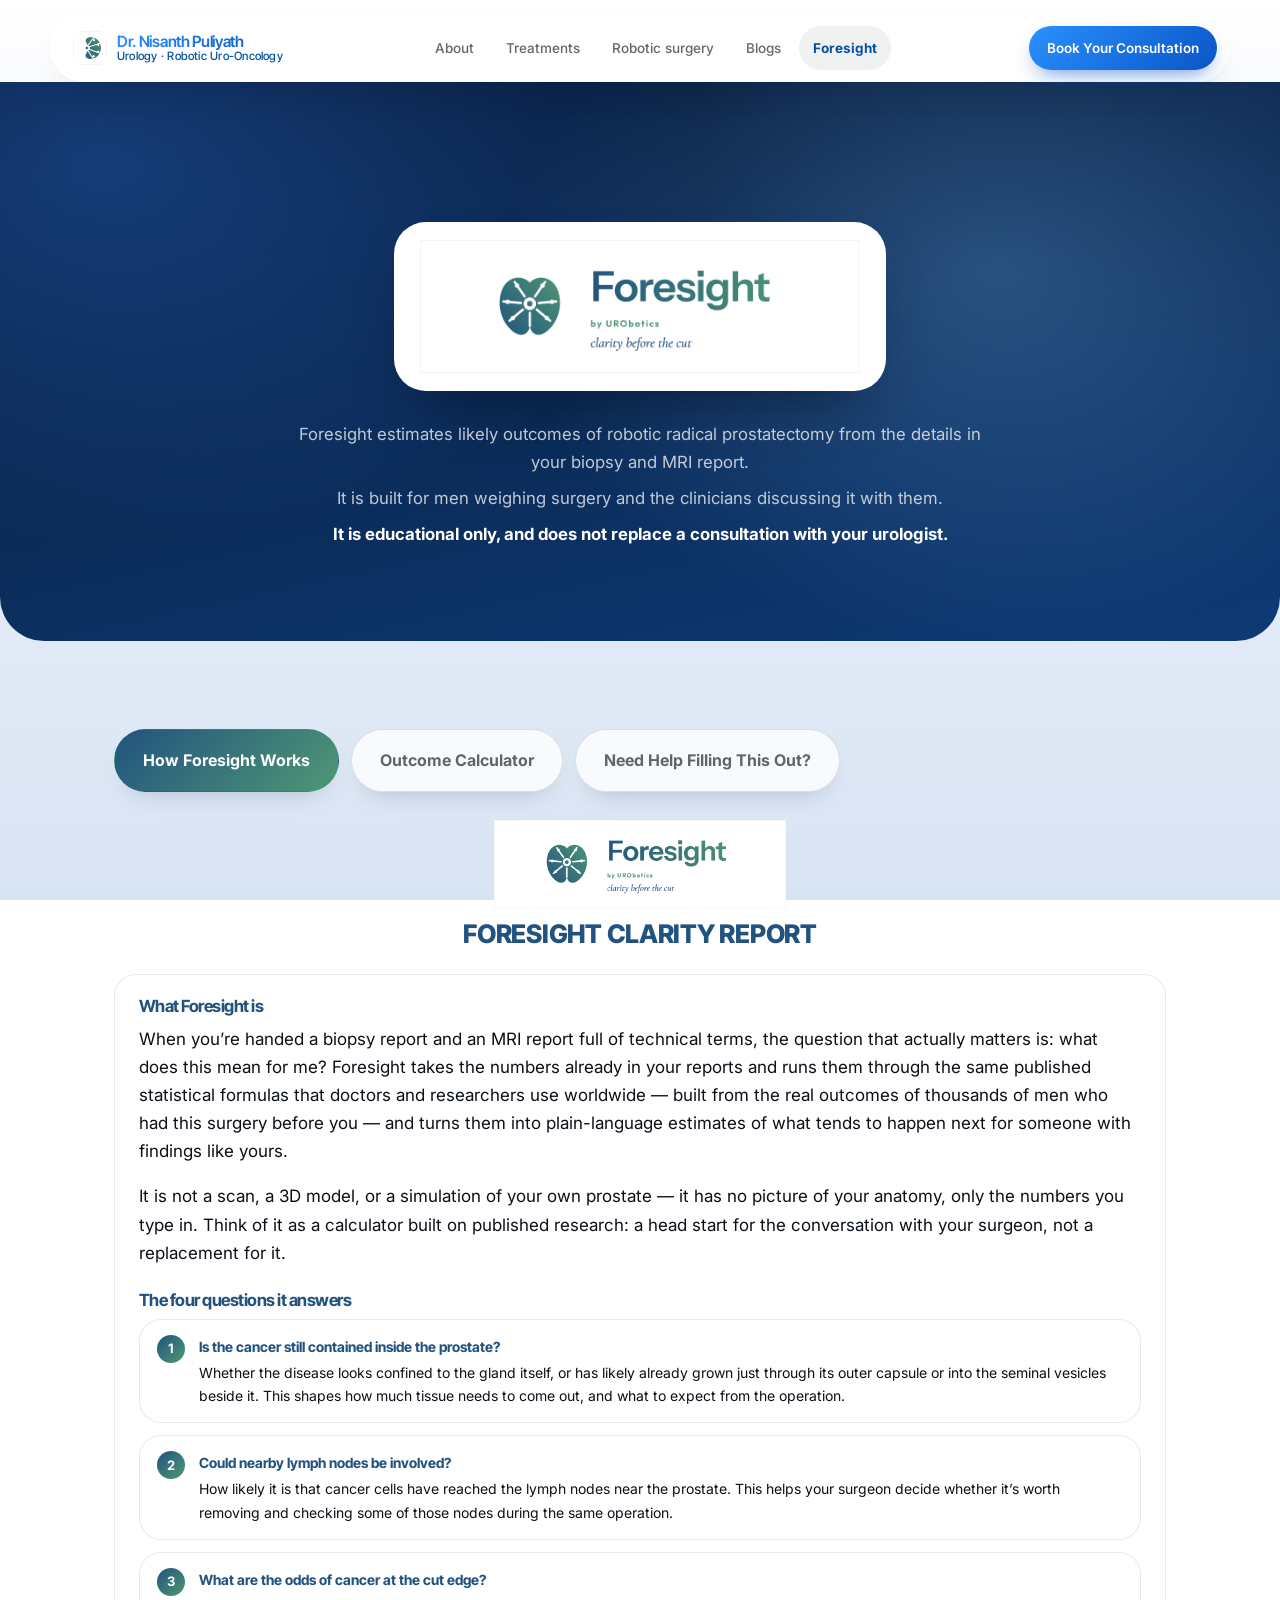
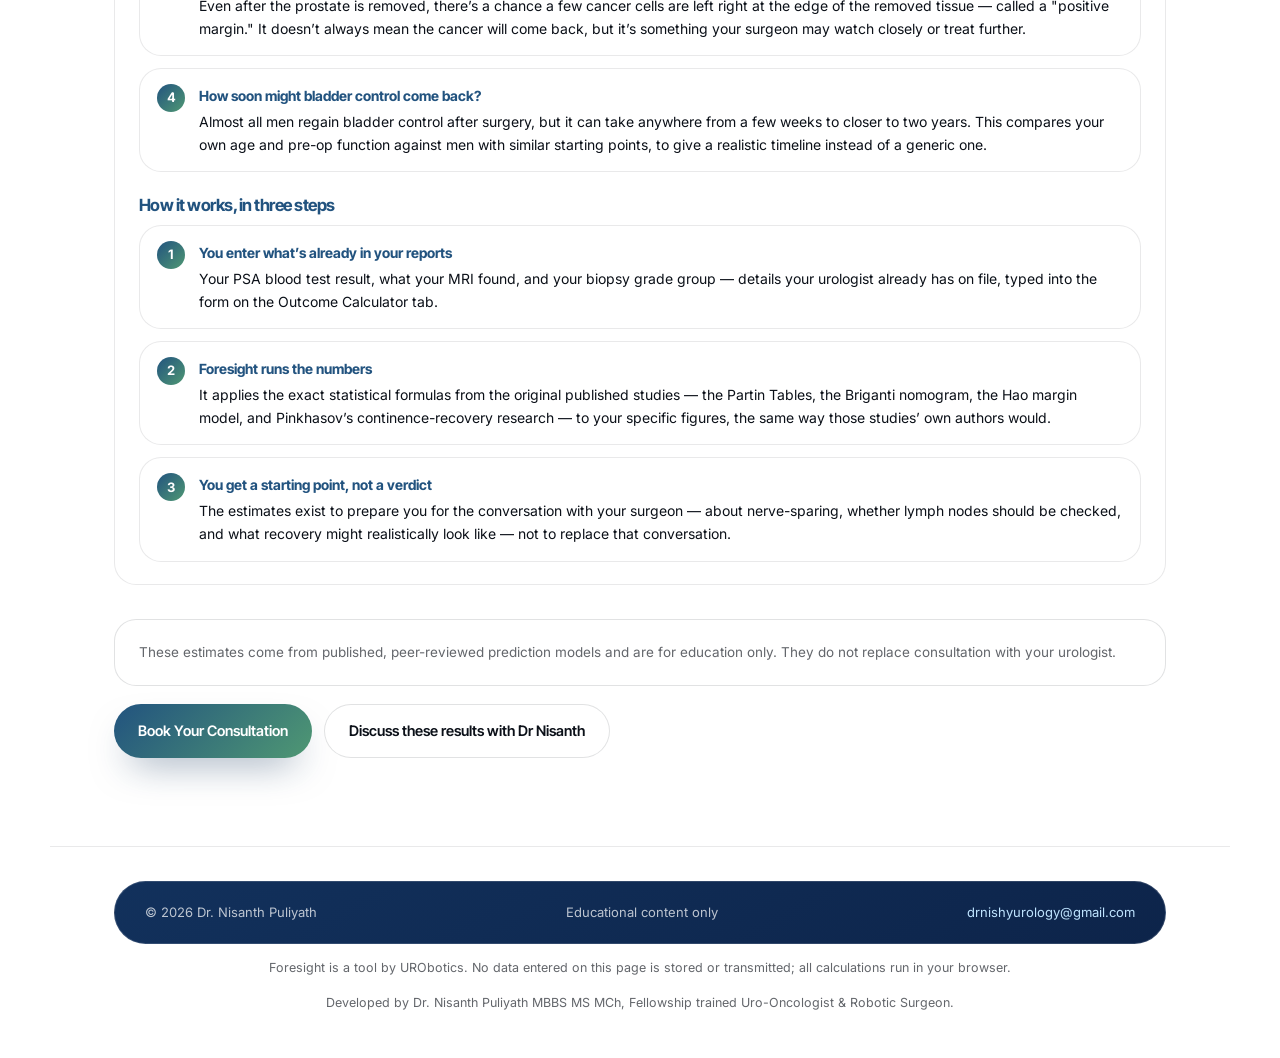
<file: foresight/index.html>
<!DOCTYPE html>
<html lang="en-IN">
<head>
<meta charset="UTF-8">
<meta name="viewport" content="width=device-width, initial-scale=1.0">
<title>Foresight | URObotics</title>

<!-- Primary Meta Tags -->
<meta name="title" content="Foresight | URObotics">
<meta name="description" content="Clarity before the cut. Advanced robotic urology planning and insights.">
<meta name="robots" content="index, follow, max-image-preview:large">
<meta name="theme-color" content="#eaf0f9">
<link rel="canonical" href="https://drnisanthpuliyathurologist.org/foresight/">

<!-- Open Graph / WhatsApp / Facebook / LinkedIn -->
<meta property="og:type" content="website">
<meta property="og:locale" content="en_IN">
<meta property="og:site_name" content="Dr. Nisanth Puliyath">
<meta property="og:url" content="https://drnisanthpuliyathurologist.org/foresight/">
<meta property="og:title" content="Foresight | URObotics">
<meta property="og:description" content="Clarity before the cut. Advanced robotic urology planning and insights.">
<meta property="og:image" content="https://drnisanthpuliyathurologist.org/images/foresight-icon.png">
<meta property="og:image:width" content="512">
<meta property="og:image:height" content="512">
<meta property="og:image:type" content="image/png">

<!-- Twitter / X -->
<meta name="twitter:card" content="summary">
<meta name="twitter:url" content="https://drnisanthpuliyathurologist.org/foresight/">
<meta name="twitter:title" content="Foresight | URObotics">
<meta name="twitter:description" content="Clarity before the cut. Advanced robotic urology planning and insights.">
<meta name="twitter:image" content="https://drnisanthpuliyathurologist.org/images/foresight-icon.png">

<!-- Mobile Web App & Home Screen Icons -->
<link rel="apple-touch-icon" href="https://drnisanthpuliyathurologist.org/images/foresight-icon.png">
<link rel="icon" type="image/png" sizes="192x192" href="https://drnisanthpuliyathurologist.org/images/foresight-icon.png">
<link rel="icon" type="image/png" sizes="32x32" href="../images/favicon.png">
<link rel="icon" type="image/png" sizes="16x16" href="../images/favicon.png">

<link rel="preconnect" href="https://fonts.googleapis.com">
<link rel="preconnect" href="https://fonts.gstatic.com" crossorigin>
<link href="https://fonts.googleapis.com/css2?family=Inter+Tight:wght@400;500;600;700&family=Inter:wght@300;400;500;600&family=IBM+Plex+Mono:wght@400;500&display=swap" rel="stylesheet">
<style>
:root{
  --ink:#0b1018; --paper:#eaf0f9; --paper-2:#ffffff;
  --blue:#0a6ed1; --blue-ink:#04539f; --blue-bright:#2a90ff;
  --text:#0b1018; --muted:rgba(11,16,24,.64);
  --edge:rgba(11,16,24,.12); --edge-soft:rgba(11,16,24,.09);
  --r-sm:14px; --r-md:22px; --r-lg:32px; --r-xl:44px;
  --maxw:1180px; --pad:clamp(20px,5vw,64px);
  /* Foresight's own accent palette, sampled directly from the Foresight
     by URObotics logo (images/foresight-logo.png). --fs-teal-ink is a
     darkened variant of the sampled teal for text use, since the logo's
     own teal (#4f9873) only contrasts 3.46:1 on white (fails WCAG AA for
     body text); darkened to #376a50 for 6.29:1. */
  --fs-navy:#22537f; --fs-teal:#4f9873; --fs-teal-ink:#376a50;
  --fs-gradient:linear-gradient(135deg,var(--fs-navy),var(--fs-teal));
}
*,*::before,*::after{ box-sizing:border-box; }
html{ scroll-behavior:smooth; }
body{
  margin:0; background:linear-gradient(180deg,#ffffff 0%,var(--paper) 38%,#d9e4f3 100%);
  background-attachment:fixed; color:var(--text);
  font-family:'Inter',-apple-system,system-ui,sans-serif; font-size:17px; line-height:1.65;
  -webkit-font-smoothing:antialiased;
}
img{ max-width:100%; display:block; }
a{ color:inherit; text-decoration:none; }
button{ font:inherit; color:inherit; background:none; border:none; cursor:pointer; }
:focus-visible{ outline:2px solid var(--blue); outline-offset:3px; border-radius:6px; }
h1,h2,h3{ font-family:'Inter Tight',sans-serif; font-weight:600; letter-spacing:-.03em; line-height:1.1; margin:0; }
p{ margin:0 0 1em; }
p:last-child{ margin-bottom:0; }
.wrap{ max-width:var(--maxw); margin:0 auto; padding-inline:var(--pad); }
.band{ padding-block:clamp(48px,7vw,88px); }

/* nav (matches index.html) */
.nav{
  position:sticky; top:14px; z-index:80; margin:14px auto 0; width:min(calc(100% - 28px),var(--maxw));
  display:flex; align-items:center; justify-content:space-between; gap:20px;
  padding:11px 12px 11px 22px; border-radius:999px;
  background:rgba(255,255,255,.82); backdrop-filter:blur(26px) saturate(180%);
  -webkit-backdrop-filter:blur(26px) saturate(180%);
  border:1px solid rgba(255,255,255,.9);
  box-shadow:inset 0 1px 0 #fff, 0 16px 40px -26px rgba(11,16,24,.45);
}
.brand{ display:flex; align-items:center; gap:10px; }
.brand-mark{ width:34px; height:34px; border-radius:9px; object-fit:cover; flex:0 0 auto; }
.brand-copy{ display:flex; flex-direction:column; line-height:1.15; }
.brand-copy b{
  font-family:'Inter Tight',sans-serif; font-size:15.5px; font-weight:600; letter-spacing:-.02em;
  background:linear-gradient(135deg,#2a90ff,#0a55c7); -webkit-background-clip:text; background-clip:text; color:transparent;
}
.brand-copy span{ font-family:'Inter Tight',sans-serif; font-size:11.5px; font-weight:500; letter-spacing:.02em; color:var(--blue-ink); }
.nav-links{ display:flex; align-items:center; gap:4px; }
.nav-links a{ font-size:13.5px; font-weight:500; color:var(--muted); padding:11px 14px; border-radius:999px; transition:color .2s,background .25s; }
.nav-links a:hover,.nav-links a[aria-current]{ color:var(--text); background:rgba(11,16,24,.06); }
.nav-links a[aria-current]{ color:var(--blue-ink); font-weight:700; }
.nav-cta{
  font-size:13.5px; font-weight:600; padding:11px 18px; border-radius:999px; white-space:nowrap;
  background:linear-gradient(135deg,#2a90ff,#0a55c7); color:#fff; box-shadow:0 10px 22px -9px rgba(10,85,199,.7);
}
.burger{ display:none; width:46px; height:46px; border-radius:999px; border:1px solid var(--edge); background:rgba(11,16,24,.04); }
.burger i{ display:block; width:16px; height:1.5px; background:var(--text); margin:3.5px auto; transition:transform .3s,opacity .2s; }
.menu{
  position:fixed; inset:78px 14px auto 14px; z-index:79; padding:14px; border-radius:var(--r-lg);
  background:rgba(255,255,255,.96); backdrop-filter:blur(30px) saturate(180%); -webkit-backdrop-filter:blur(30px) saturate(180%);
  border:1px solid rgba(255,255,255,.9); box-shadow:0 30px 70px -30px rgba(11,16,24,.5);
  display:none; flex-direction:column;
}
.menu.open{ display:flex; }
.menu a{ padding:15px 16px; min-height:48px; display:flex; align-items:center; border-radius:var(--r-sm); font-size:16px; font-weight:500; }
.menu a:hover{ background:rgba(11,16,24,.05); }
@media (max-width:860px){ .nav-links,.nav-cta{ display:none; } .burger{ display:block; } }

/* hero band — the site's deep-blue "premium surface", matching the main
   page's header. The logo PNG bakes in its own opaque white background, so
   it sits on a white card rather than directly on the blue. */
.fs-hero-band{
  position:relative; overflow:hidden; isolation:isolate;
  background:
    radial-gradient(980px 620px at 8% 14%, rgba(56,132,255,.30), transparent 62%),
    radial-gradient(820px 620px at 78% 34%, rgba(130,195,255,.26), transparent 60%),
    linear-gradient(168deg,#061936 0%,#0a2953 48%,#0e3a76 100%);
  border-radius:0 0 var(--r-xl) var(--r-xl);
  padding-block:clamp(96px,14vw,140px) clamp(56px,8vw,84px);
}
.fs-hero{ text-align:center; }
.fs-logo-card{
  display:inline-block; background:#fff; border-radius:var(--r-lg);
  padding:18px 26px; box-shadow:0 30px 60px -28px rgba(3,10,26,.6);
}
.fs-lockup-img{ max-width:min(440px,80vw); margin:0; }
.fs-intro{ max-width:64ch; margin:24px auto 0; text-align:center; color:rgba(245,245,247,.78); font-size:1.05rem; }
.fs-intro p{ margin-bottom:.5em; }
.fs-intro strong{ color:#fff; }

/* glass card */
.glass{
  background:linear-gradient(150deg,rgba(255,255,255,.94),rgba(235,242,252,.8) 60%,rgba(255,255,255,.88));
  backdrop-filter:blur(24px) saturate(170%); -webkit-backdrop-filter:blur(24px) saturate(170%);
  border:1px solid rgba(255,255,255,.9); border-radius:var(--r-lg);
  box-shadow:0 28px 64px -34px rgba(17,38,80,.4); padding:clamp(20px,3.4vw,36px);
}

/* form */
.fs-form-wrap{ margin-top:22px; }
.fs-form{ display:grid; grid-template-columns:repeat(auto-fit,minmax(220px,1fr)); gap:18px; }
.fs-field{ display:flex; flex-direction:column; gap:6px; position:relative; }
.fs-label-row{ display:flex; align-items:center; gap:6px; }
.fs-field label{ font-size:13.5px; font-weight:600; color:var(--text); }
.fs-tip{
  width:20px; height:20px; border-radius:50%; border:1px solid var(--edge); background:#fff;
  font-size:11px; font-weight:700; color:var(--fs-teal-ink); line-height:1; flex:0 0 auto;
}
.fs-tip-text{
  display:none; font-size:12.5px; color:var(--muted); background:rgba(235,242,252,.9);
  border:1px solid var(--edge-soft); border-radius:var(--r-sm); padding:8px 10px; margin:-2px 0 2px;
}
.fs-tip-text--open{ display:block; }
.fs-field input,.fs-field select{
  font:inherit; font-size:15px; padding:12px 14px; border-radius:var(--r-sm);
  border:1px solid var(--edge); background:#fff; color:var(--text); min-height:48px;
}
.fs-field input:focus,.fs-field select:focus{ border-color:var(--fs-teal); }
.fs-field input[aria-invalid="true"],.fs-field select[aria-invalid="true"]{ border-color:#c0392b; }
.fs-error{ min-height:16px; font-size:12.5px; color:#c0392b; margin:0; }

/* letterhead — logo + title stay visible on every tab; the clinician /
   patient-input badges only show while the Outcome Calculator tab is
   active. Serves both the on-screen page and the printed report. */
.fs-letterhead{ text-align:center; padding-top:4px; margin-bottom:26px; }
.fs-letterhead-logo{ height:88px; width:auto; margin:0 auto 12px; display:block; }
.fs-letterhead-title{
  font-family:'Inter Tight',sans-serif; font-weight:800; font-size:1.6rem; letter-spacing:-.01em;
  color:var(--fs-navy); text-transform:uppercase; margin:0 0 16px;
}
.fs-letterhead-meta{
  display:flex; flex-wrap:wrap; justify-content:center; align-items:center; gap:10px 18px;
  border-bottom:2px solid var(--edge-soft); padding-bottom:16px; max-width:640px; margin:0 auto;
}
.fs-letterhead-clinician{ font-size:13.5px; color:var(--text); }
.fs-letterhead-badges{ display:flex; flex-wrap:wrap; gap:8px; justify-content:center; }
.fs-badge{
  font-size:12.5px; font-weight:700; padding:5px 13px; border-radius:999px;
  background:rgba(34,83,127,.08); color:var(--fs-navy); border:1px solid rgba(34,83,127,.16);
}

/* tabs — primary nav, sits above the form */
.fs-tabs-wrap{ margin-bottom:24px; }
.fs-tablist{ display:flex; flex-wrap:wrap; gap:12px; margin:0; }
.fs-tab{
  padding:17px 28px; border-radius:999px; font-size:16px; font-weight:700;
  border:1px solid var(--edge); background:rgba(255,255,255,.8); color:var(--muted); min-height:56px;
  box-shadow:0 12px 28px -18px rgba(17,38,80,.35);
}
.fs-tab[aria-selected="true"]{ background:var(--fs-gradient); color:#fff; border-color:transparent; }
.fs-panels{ margin-top:18px; }
.fs-panel{ padding:22px 24px; border-radius:var(--r-md); background:rgba(255,255,255,.75); border:1px solid var(--edge-soft); }

/* CTAs + note */
.fs-note{
  margin-top:34px; padding:22px 24px; border-radius:var(--r-md);
  background:rgba(255,255,255,.72); border:1px solid var(--edge); font-size:13.5px; color:var(--muted); line-height:1.6;
}
.fs-cta-row{ display:flex; flex-wrap:wrap; gap:12px; margin-top:18px; }
.btn{
  display:inline-flex; align-items:center; gap:8px; font-family:'Inter Tight',sans-serif;
  font-size:14.5px; font-weight:600; padding:14px 24px; border-radius:999px;
}
.btn-primary{ background:var(--fs-gradient); color:#fff; box-shadow:0 18px 38px -16px rgba(22,54,92,.55); }
.btn-ghost{ background:rgba(255,255,255,.8); border:1px solid var(--edge); color:var(--text); }

/* report tab */
.fs-report{ display:flex; flex-direction:column; gap:22px; align-items:flex-start; }
.fs-report-hint{ font-size:12.5px; color:var(--muted); margin-top:-14px; }
.fs-report-doc{ width:100%; }
.fs-report-section{ margin-bottom:20px; }
.fs-report-heading{ font-family:'Inter Tight',sans-serif; font-weight:700; font-size:1rem; color:var(--fs-navy); margin:0 0 8px; }
.fs-report-lines{ display:flex; flex-direction:column; gap:6px; }
.fs-report-line{ display:flex; flex-wrap:wrap; justify-content:space-between; gap:6px 16px; font-size:13.5px; }
.fs-report-line-label{ color:var(--text); }
.fs-report-line-value{ color:var(--fs-teal-ink); font-weight:600; text-align:right; }
.fs-report-note,.fs-report-source{ font-size:12px; color:var(--muted); margin-top:6px; }
.fs-report-empty{ font-size:13.5px; color:var(--muted); font-style:italic; }
.fs-report-footer{ font-size:11.5px; color:var(--muted); margin-top:14px; line-height:1.6; }

/* compact fine-print disclaimer */
.fs-disclaimer{ margin-top:8px; padding:10px 13px; border-radius:var(--r-sm); border:1px solid var(--edge-soft); background:rgba(100,116,139,.07); }
.fs-disclaimer-head{ font-size:8px; font-weight:800; text-transform:uppercase; letter-spacing:.09em; color:#64748b; margin:0 0 4px; }
.fs-disclaimer-body{ font-size:10.5px; line-height:1.35; color:#64748b; }
.fs-disclaimer-body p{ margin:0 0 5px; }
.fs-disclaimer-body p:last-child{ margin-bottom:0; }
.fs-disclaimer-citations{ font-size:9.5px; color:#94a3b8; }

/* risk chips */
.fs-risk-chip{ display:inline-block; padding:2px 11px; border-radius:999px; color:#fff; font-weight:700; }
.fs-plain-odds{ font-size:11px; color:var(--muted); font-style:italic; margin-top:4px; }

/* static informational panels (How it works / Need help) */
.fs-static-heading{ font-family:'Inter Tight',sans-serif; font-weight:700; font-size:1.05rem; color:var(--fs-navy); margin:0 0 10px; }
.fs-static-section{ margin-bottom:24px; }
.fs-static-section:last-child{ margin-bottom:0; }
.fs-static-list{ margin:0; padding-left:20px; font-size:14.5px; color:var(--text); line-height:1.6; }
.fs-static-list li{ margin-bottom:6px; }
.fs-steps{ display:flex; flex-direction:column; gap:12px; }
.fs-step{ display:flex; gap:14px; align-items:flex-start; padding:15px 17px; border-radius:var(--r-md); background:rgba(255,255,255,.75); border:1px solid var(--edge-soft); }
.fs-step-num{
  flex:0 0 auto; width:28px; height:28px; border-radius:50%; background:var(--fs-gradient); color:#fff;
  display:flex; align-items:center; justify-content:center; font-weight:700; font-size:13px;
}
.fs-step-body b{ display:block; margin-bottom:3px; color:var(--fs-navy); font-family:'Inter Tight',sans-serif; }
.fs-step-body{ font-size:14px; color:var(--text); }
.fs-help-checklist{ margin:10px 0 0; padding-left:20px; font-size:14.5px; color:var(--text); line-height:1.6; }
.fs-help-checklist li{ margin-bottom:6px; }
.fs-help-position{ font-size:14.5px; color:var(--text); }
.fs-help-confidential{ font-size:12.5px; color:var(--muted); margin-top:18px; padding-top:16px; border-top:1px solid var(--edge-soft); }

/* report dashboard */
.fs-report-dash{ display:grid; grid-template-columns:repeat(auto-fit,minmax(190px,1fr)); gap:14px; margin-bottom:10px; }
.fs-dash-card{ background:#fff; border:1px solid var(--edge-soft); border-radius:var(--r-md); padding:15px 17px; }
.fs-dash-card-label{ font-size:11px; font-weight:700; letter-spacing:.04em; text-transform:uppercase; color:var(--muted); margin-bottom:6px; }
.fs-dash-card-value{ font-family:'Inter Tight',sans-serif; font-weight:700; font-size:1.5rem; color:var(--fs-navy); line-height:1.1; }
.fs-dash-card-value--muted{ color:var(--muted); font-size:1rem; font-weight:600; }
.fs-dash-card-sub{ font-size:11.5px; color:var(--muted); margin-top:5px; line-height:1.45; }
.fs-report-dash-notes{ font-size:11px; color:var(--muted); margin:8px 0 24px; line-height:1.6; }

/* anatomical diagram */
.fs-anatomy{ display:flex; flex-wrap:wrap; gap:22px; align-items:center; margin-bottom:26px; padding:18px 20px; border-radius:var(--r-md); background:rgba(235,242,252,.55); border:1px solid var(--edge-soft); }
.fs-anatomy-svg{ width:180px; height:auto; flex:0 0 auto; }
.fs-anatomy-legend{ flex:1 1 220px; display:flex; flex-direction:column; gap:7px; font-size:12.5px; color:var(--text); }
.fs-anatomy-legend-row{ display:flex; align-items:flex-start; gap:8px; }
.fs-anatomy-swatch{ width:12px; height:12px; border-radius:3px; flex:0 0 auto; margin-top:3px; }
.fs-anatomy-caption{ font-size:11px; color:var(--muted); margin-top:2px; }

@page{ size:A4 portrait; margin:12mm 15mm; }
@media print{
  .nav, .menu, .fs-hero-band, .fs-form-wrap, .fs-tabs-wrap, .fs-note, .fs-cta-row, footer,
  #netlify-identity-widget, [id*="netlify-toolbar" i], [class*="netlify-toolbar" i], [id*="netlify-badge" i], [class*="netlify-badge" i],
  .no-print{ display:none !important; }
  body{ background:#fff !important; }
  main.wrap.band{ padding:0 !important; max-width:100% !important; }
  .fs-panels, .fs-panel{ padding:0 !important; margin:0 !important; border:none !important; box-shadow:none !important; background:#fff !important; border-radius:0 !important; }
  .fs-panel[hidden]{ display:none !important; }
  .fs-report{ display:block; gap:0; }

  /* Same shared letterhead as on screen, just re-sized to fit one page */
  .fs-letterhead{ margin-bottom:14px; }
  .fs-letterhead-logo{ height:100px; margin-bottom:8px; }
  .fs-letterhead-title{ font-size:20pt; margin-bottom:10px; }
  .fs-letterhead-meta{ padding-bottom:10px; gap:6px 14px; }
  .fs-letterhead-clinician{ font-size:9pt; color:#475569; }
  .fs-badge{ font-size:8pt; padding:3px 10px; }

  .fs-report-dash{ grid-template-columns:repeat(4,1fr); gap:8px; margin-bottom:10px; }
  .fs-dash-card{ border:1px solid #ccc; padding:7px 9px; break-inside:avoid; }
  .fs-dash-card-value{ font-size:1.2rem; }
  .fs-report-dash-notes{ display:none !important; }
  .fs-anatomy{ background:#fff !important; border:1px solid #ccc; break-inside:avoid; padding:12px 16px; margin:0 auto 14px; gap:16px; justify-content:center; max-width:520px; }
  .fs-anatomy-svg{ width:130px; }

  /* Aggressive pruning: the per-model detail write-ups (raw CI breakdowns,
     odds ratios, "no published threshold" caveats) are dropped from print
     entirely — the dashboard + disclaimer already carry what a printed
     page needs; the full detail stays in the on-screen calculator. */
  .fs-report-section{ display:none !important; }

  .fs-disclaimer{ break-inside:avoid; margin-top:8px; padding:8px 11px; }
  .fs-disclaimer-head{ font-size:8pt !important; }
  .fs-disclaimer-body{ font-size:7.5pt !important; line-height:1.3 !important; }
  .fs-disclaimer-citations{ font-size:7pt !important; }
  .fs-report-footer{ font-size:6.5pt; margin-top:8px; }
}

/* footer */
footer{ padding:34px 0 44px; border-top:1px solid var(--edge-soft); margin-top:20px; }
.foot{
  display:flex; flex-wrap:wrap; gap:16px; justify-content:space-between; align-items:center;
  padding:20px clamp(20px,3vw,30px); border-radius:var(--r-lg);
  background:linear-gradient(150deg,#12315c,#0d244a); border:1px solid rgba(255,255,255,.14);
  color:rgba(255,255,255,.72); font-size:13px;
}
.foot a{ color:#bfe4ff; }
.foot a:hover{ color:#fff; }
.fs-privacy{ margin-top:14px; font-size:12.5px; color:var(--muted); text-align:center; }
</style>
</head>
<body>

<nav class="nav" id="nav">
  <a href="../index.html" class="brand">
    <img src="../images/favicon.png" alt="" class="brand-mark" width="34" height="34">
    <span class="brand-copy">
      <b>Dr. Nisanth Puliyath</b>
      <span>Urology &middot; Robotic Uro-Oncology</span>
    </span>
  </a>
  <div class="nav-links">
    <a href="../index.html#about">About</a>
    <a href="../index.html#treatments">Treatments</a>
    <a href="../index.html#robotic">Robotic surgery</a>
    <a href="../blog.html">Blogs</a>
    <a href="./" aria-current="page">Foresight</a>
  </div>
  <a href="https://drtop.in/dr/NisanthPuliyath" class="nav-cta" target="_blank" rel="noopener">Book Your Consultation</a>
  <button class="burger" id="burger" aria-label="Open menu" aria-expanded="false" aria-controls="menu">
    <i></i><i></i><i></i>
  </button>
</nav>
<div class="menu" id="menu">
  <a href="../index.html#about">About</a>
  <a href="../index.html#treatments">Treatments</a>
  <a href="../index.html#robotic">Robotic surgery</a>
  <a href="../blog.html">Blogs</a>
  <a href="./" aria-current="page">Foresight</a>
  <a href="https://drtop.in/dr/NisanthPuliyath" target="_blank" rel="noopener">Book Your Consultation</a>
</div>

<div class="fs-hero-band">
  <div class="wrap fs-hero">
    <h1><span class="fs-logo-card"><img class="fs-lockup-img" src="../images/foresight-logo.png" alt="Foresight by URObotics — clarity before the cut"></span></h1>
    <div class="fs-intro">
      <p>Foresight estimates likely outcomes of robotic radical prostatectomy from the details in your biopsy and MRI report.</p>
      <p>It is built for men weighing surgery and the clinicians discussing it with them.</p>
      <p><strong>It is educational only, and does not replace a consultation with your urologist.</strong></p>
    </div>
  </div>
</div>

<main class="wrap band">

  <div id="foresight-tabs" class="fs-tabs-wrap"></div>

  <div id="foresight-letterhead"></div>

  <div id="foresight-form-wrap" class="glass fs-form-wrap">
    <h2 style="font-size:1.3rem;margin-bottom:4px">Your details</h2>
    <p style="font-size:13.5px;color:var(--muted);margin-bottom:0">Used to calculate the estimates below. Nothing here is saved or sent anywhere.</p>
    <div id="foresight-form" style="margin-top:18px"></div>
  </div>

  <div id="foresight-results"></div>

  <div class="fs-note">
    These estimates come from published, peer-reviewed prediction models and are for education only. They do not replace consultation with your urologist.
  </div>
  <div class="fs-cta-row">
    <a class="btn btn-primary" href="https://drtop.in/dr/NisanthPuliyath" target="_blank" rel="noopener">Book Your Consultation</a>
    <a class="btn btn-ghost" href="mailto:drnishyurology@gmail.com?subject=Discussing%20my%20Foresight%20results">Discuss these results with Dr Nisanth</a>
  </div>

</main>

<footer class="wrap">
  <div class="foot">
    <span>&copy; 2026 Dr. Nisanth Puliyath</span>
    <span>Educational content only</span>
    <a href="mailto:drnishyurology@gmail.com">drnishyurology@gmail.com</a>
  </div>
  <p class="fs-privacy">Foresight is a tool by URObotics. No data entered on this page is stored or transmitted; all calculations run in your browser.</p>
  <p class="fs-privacy">Developed by Dr. Nisanth Puliyath MBBS MS MCh, Fellowship trained Uro-Oncologist &amp; Robotic Surgeon.</p>
</footer>

<script>
(function(){
  'use strict';
  var burger = document.getElementById('burger');
  var menu = document.getElementById('menu');
  if (burger && menu){
    burger.addEventListener('click', function(){
      var open = menu.classList.toggle('open');
      burger.setAttribute('aria-expanded', open ? 'true' : 'false');
    });
  }
})();
</script>
<script src="models.js"></script>
<script src="app.js"></script>
</body>
</html>
</file>
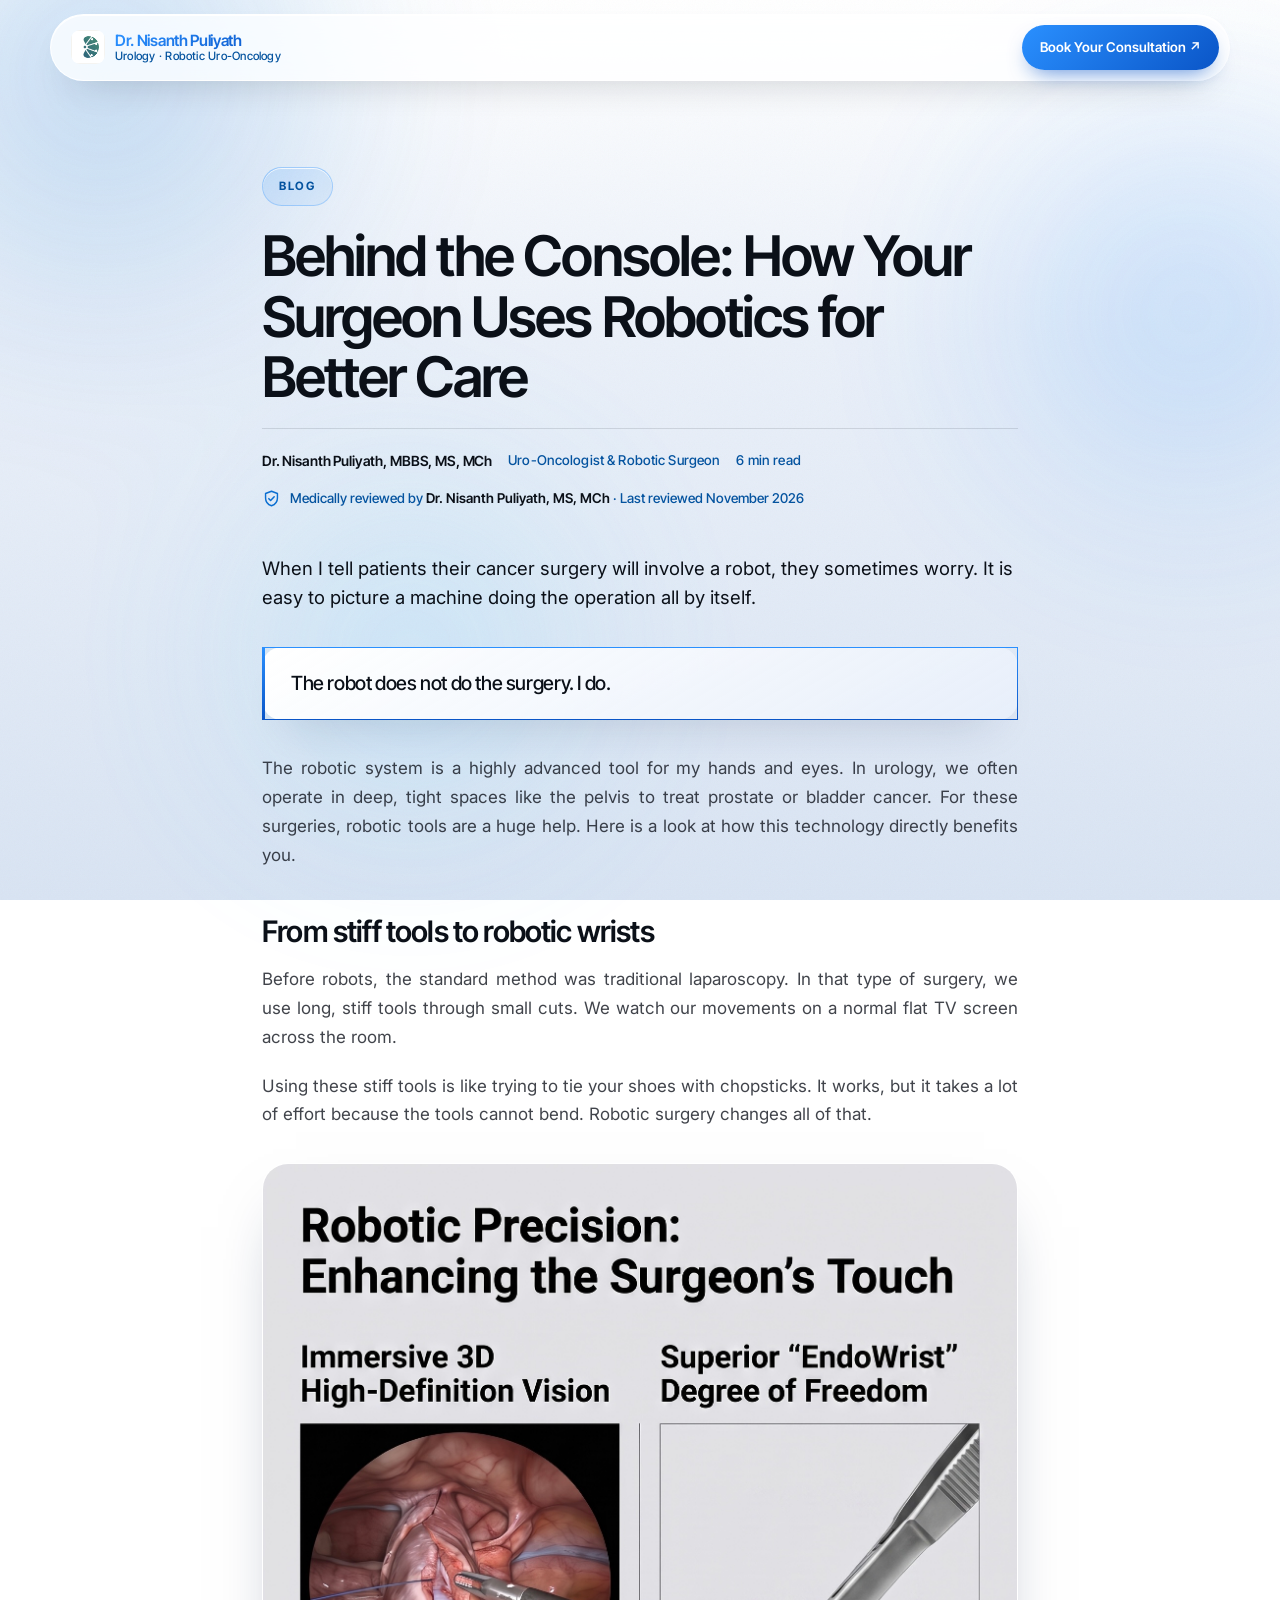
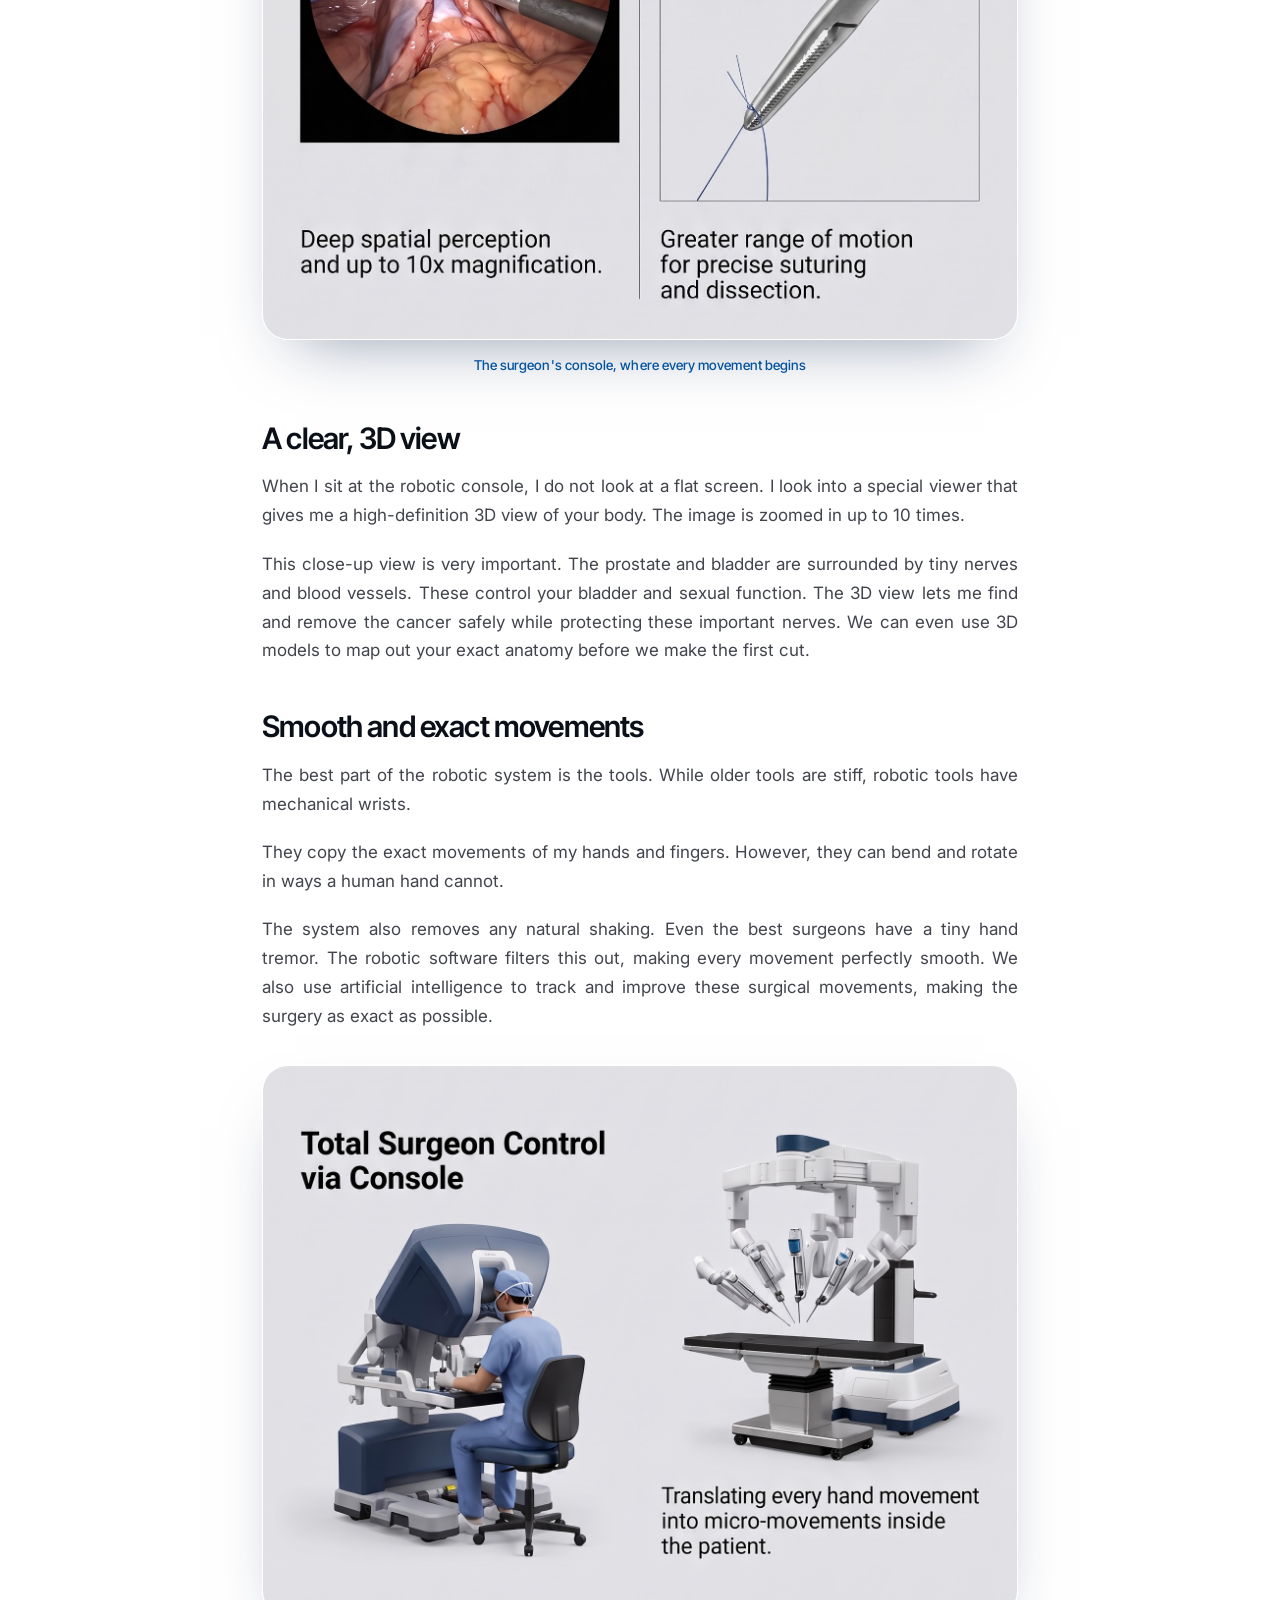
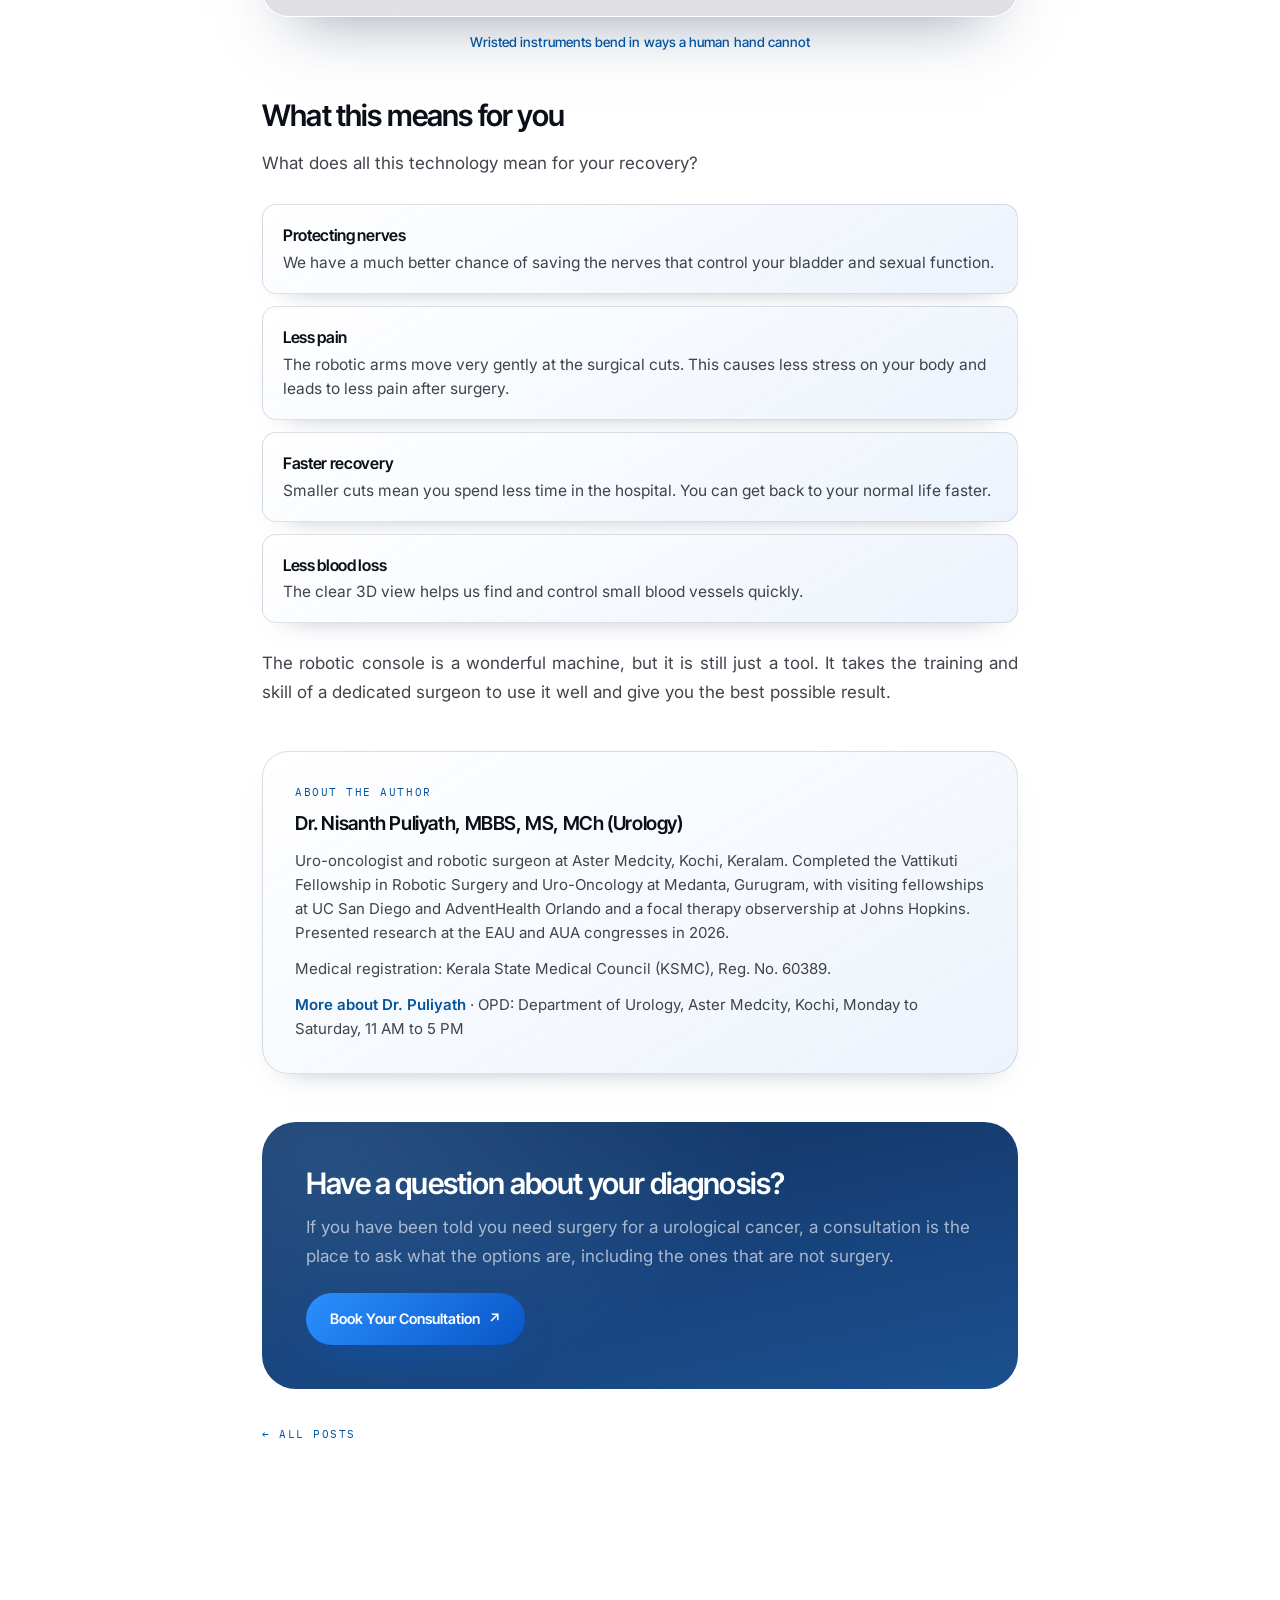
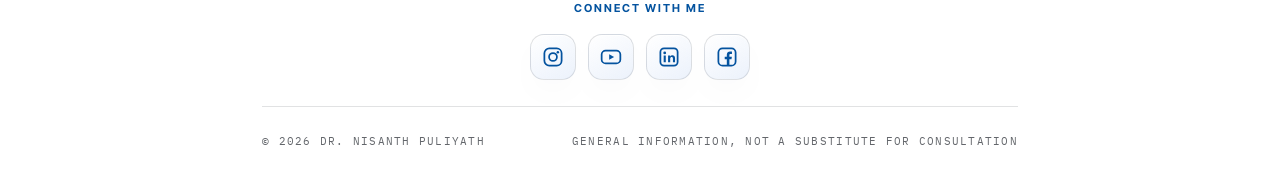
<file: blog-behind-the-console.html>
<!DOCTYPE html>
<html lang="en-IN">
<head>
<meta charset="UTF-8">
<meta name="viewport" content="width=device-width, initial-scale=1.0">
<title>Behind the Console: How Your Surgeon Uses Robotics | Dr. Nisanth Puliyath</title>
<meta name="description" content="A urologist explains what robotic surgery actually is, what the 3D console view shows, and what wristed instruments and tremor filtration mean for your recovery.">
<meta name="robots" content="index, follow, max-image-preview:large">
<meta name="theme-color" content="#eaf0f9">
<link rel="icon" type="image/png" href="images/favicon.png">
<link rel="apple-touch-icon" href="images/favicon.png">
<link rel="canonical" href="https://drnisanthpuliyathurologist.org/blog-behind-the-console.html">
<link rel="author" href="https://drnisanthpuliyathurologist.org/">
<meta name="author" content="Dr. Nisanth Puliyath, MBBS, MS, MCh (Urology)">
<meta property="article:published_time" content="2026-08-14">
<meta property="article:modified_time" content="2026-11-07">
<meta property="article:section" content="Robotic surgery">
<meta property="article:author" content="Dr. Nisanth Puliyath">

<meta name="geo.region" content="IN-KL">
<meta name="geo.placename" content="Kochi, Keralam, India">

<meta property="og:type" content="article">
<meta property="og:locale" content="en_IN">
<meta property="og:site_name" content="Dr. Nisanth Puliyath">
<meta property="og:title" content="Behind the Console: How Your Surgeon Uses Robotics for Better Care">
<meta property="og:description" content="The robot does not do the surgery. A urologist explains what the console actually does.">
<meta property="og:url" content="https://drnisanthpuliyathurologist.org/blog-behind-the-console.html">
<meta property="og:image" content="https://drnisanthpuliyathurologist.org/images/robo1.jpg">
<meta name="twitter:card" content="summary_large_image">
<meta name="twitter:title" content="Behind the Console: How Your Surgeon Uses Robotics for Better Care">
<meta name="twitter:description" content="The robot does not do the surgery. A urologist explains what the console actually does.">
<meta name="twitter:image" content="https://drnisanthpuliyathurologist.org/images/robo1.jpg">

<link rel="preconnect" href="https://fonts.googleapis.com">
<link rel="preconnect" href="https://fonts.gstatic.com" crossorigin>
<link href="https://fonts.googleapis.com/css2?family=Inter+Tight:wght@400;500;600;700&family=Inter:wght@300;400;500;600&family=IBM+Plex+Mono:wght@400;500&display=swap" rel="stylesheet">

<script type="application/ld+json">
{
  "@context": "https://schema.org",
  "@type": [
    "BlogPosting",
    "MedicalWebPage"
  ],
  "headline": "Behind the Console: How Your Surgeon Uses Robotics for Better Care",
  "description": "A urologist explains what robotic surgery actually is, what the 3D console view shows, and what wristed instruments and tremor filtration mean for recovery.",
  "image": "https://drnisanthpuliyathurologist.org/images/robo1.jpg",
  "author": {
    "@type": "Person",
    "@id": "https://drnisanthpuliyathurologist.org/#person",
    "name": "Dr. Nisanth Puliyath",
    "alternateName": [
      "Dr. Nisanth P",
      "Nisanth Puliyath"
    ],
    "honorificPrefix": "Dr.",
    "honorificSuffix": "MBBS, MS, MCh (Urology)",
    "url": "https://drnisanthpuliyathurologist.org/",
    "image": "https://drnisanthpuliyathurologist.org/images/nishsitemain.PNG",
    "jobTitle": "Uro-Oncologist and Robotic Surgeon",
    "worksFor": {
      "@type": "Hospital",
      "name": "Aster Medcity, Kochi"
    },
    "alumniOf": [
      {
        "@type": "CollegeOrUniversity",
        "name": "Government Medical College, Kozhikode"
      },
      {
        "@type": "CollegeOrUniversity",
        "name": "All India Institute of Medical Sciences, Rishikesh"
      }
    ],
    "hasCredential": [
      {
        "@type": "EducationalOccupationalCredential",
        "credentialCategory": "degree",
        "name": "MBBS"
      },
      {
        "@type": "EducationalOccupationalCredential",
        "credentialCategory": "degree",
        "name": "MS General Surgery"
      },
      {
        "@type": "EducationalOccupationalCredential",
        "credentialCategory": "degree",
        "name": "MCh Urology"
      },
      {
        "@type": "EducationalOccupationalCredential",
        "credentialCategory": "license",
        "name": "Medical registration, Kerala State Medical Council (KSMC)",
        "identifier": "60389",
        "recognizedBy": {
          "@type": "Organization",
          "name": "Kerala State Medical Council"
        }
      }
    ],
    "knowsAbout": [
      "Urology",
      "Uro-oncology",
      "Robotic prostatectomy",
      "MRI fusion prostate biopsy",
      "Transperineal prostate biopsy",
      "Focal therapy for prostate cancer",
      "Kidney cancer",
      "Bladder cancer"
    ],
    "sameAs": [
      "https://www.instagram.com/dr.nisanth.urologist",
      "https://www.youtube.com/@drnisanthpuliyath",
      "https://www.linkedin.com/in/dr-nisanth-puliyath-497b65133/"
    ]
  },
  "publisher": {
    "@type": "Person",
    "@id": "https://drnisanthpuliyathurologist.org/#person",
    "name": "Dr. Nisanth Puliyath"
  },
  "mainEntityOfPage": {
    "@type": "WebPage",
    "@id": "https://drnisanthpuliyathurologist.org/blog-behind-the-console.html"
  },
  "inLanguage": "en-IN",
  "about": [
    "Robotic surgery",
    "Urology",
    "Prostate cancer",
    "Bladder cancer"
  ],
  "reviewedBy": {
    "@type": "Person",
    "@id": "https://drnisanthpuliyathurologist.org/#person",
    "name": "Dr. Nisanth Puliyath"
  },
  "datePublished": "2026-08-14",
  "dateModified": "2026-11-07",
  "lastReviewed": "2026-11-07",
  "url": "https://drnisanthpuliyathurologist.org/blog-behind-the-console.html",
  "isAccessibleForFree": true,
  "articleSection": "Robotic surgery",
  "audience": {
    "@type": "MedicalAudience",
    "audienceType": "Patient"
  },
  "keywords": "Robotic surgery, Urology, Prostate cancer, Bladder cancer"
}
</script>
<script type="application/ld+json">
{
  "@context": "https://schema.org",
  "@type": "BreadcrumbList",
  "itemListElement": [
    {
      "@type": "ListItem",
      "position": 1,
      "name": "Home",
      "item": "https://drnisanthpuliyathurologist.org/"
    },
    {
      "@type": "ListItem",
      "position": 2,
      "name": "Blogs",
      "item": "https://drnisanthpuliyathurologist.org/blog.html"
    },
    {
      "@type": "ListItem",
      "position": 3,
      "name": "Behind the Console: How Your Surgeon Uses Robotics for Better Care",
      "item": "https://drnisanthpuliyathurologist.org/blog-behind-the-console.html"
    }
  ]
}
</script>

<link rel="stylesheet" href="blog.css">
</head>
<body>

<div class="aurora" aria-hidden="true"><span class="a1"></span><span class="a2"></span><span class="a3"></span></div>
<div class="grain" aria-hidden="true"></div>

<div class="scroll-progress" id="progress" aria-hidden="true"></div>

<nav class="nav">
  <a href="index.html" class="brand">
    <img src="images/favicon.png" alt="" class="brand-mark" width="34" height="34">
    <span class="brand-copy">
      <b>Dr. Nisanth Puliyath</b>
      <span>Urology &middot; Robotic Uro-Oncology</span>
    </span>
  </a>
  <a href="https://www.asterhospitals.in/form/aster-book-appointment?hospital=2688&amp;doctor=18596" class="nav-cta" target="_blank" rel="noopener">Book Your Consultation <span class="arrow" aria-hidden="true">&#8599;</span></a>
</nav>

<main class="wrap">

  <div class="post-head">
    <p class="eyebrow">Blog</p>
    <h1>Behind the Console: How Your Surgeon Uses Robotics for Better Care</h1>
    <div class="byline">
      <b>Dr. Nisanth Puliyath, MBBS, MS, MCh</b>
      <span>Uro-Oncologist &amp; Robotic Surgeon</span>
      <span>6 min read</span>
    </div>
    <p class="reviewed"><svg viewBox="0 0 24 24" fill="none" aria-hidden="true"><path d="M12 2.8 4.5 5.7v5.6c0 4.5 3.1 8.4 7.5 9.9 4.4-1.5 7.5-5.4 7.5-9.9V5.7z" stroke="currentColor" stroke-width="1.8" stroke-linejoin="round"/><path d="m8.6 12.2 2.3 2.3 4.5-4.7" stroke="currentColor" stroke-width="1.9" stroke-linecap="round" stroke-linejoin="round"/></svg><span>Medically reviewed by <b>Dr. Nisanth Puliyath, MS, MCh</b> &middot; Last reviewed <time datetime="2026-11-07">November 2026</time></span></p>
  </div>

  <article>
    <p class="lead">When I tell patients their cancer surgery will involve a robot, they sometimes worry. It is easy to picture a machine doing the operation all by itself.</p>

    <div class="pull">The robot does not do the surgery. I do.</div>

    <p>The robotic system is a highly advanced tool for my hands and eyes. In urology, we often operate in deep, tight spaces like the pelvis to treat prostate or bladder cancer. For these surgeries, robotic tools are a huge help. Here is a look at how this technology directly benefits you.</p>

    <h2>From stiff tools to robotic wrists</h2>
    <p>Before robots, the standard method was traditional laparoscopy. In that type of surgery, we use long, stiff tools through small cuts. We watch our movements on a normal flat TV screen across the room.</p>
    <p>Using these stiff tools is like trying to tie your shoes with chopsticks. It works, but it takes a lot of effort because the tools cannot bend. Robotic surgery changes all of that.</p>

    <figure>
      <img src="images/robo1.jpg" alt="The robotic surgical console used for urological cancer surgery" loading="lazy" decoding="async">
      <figcaption>The surgeon's console, where every movement begins</figcaption>
    </figure>

    <h2>A clear, 3D view</h2>
    <p>When I sit at the robotic console, I do not look at a flat screen. I look into a special viewer that gives me a high-definition 3D view of your body. The image is zoomed in up to 10 times.</p>
    <p>This close-up view is very important. The prostate and bladder are surrounded by tiny nerves and blood vessels. These control your bladder and sexual function. The 3D view lets me find and remove the cancer safely while protecting these important nerves. We can even use 3D models to map out your exact anatomy before we make the first cut.</p>

    <h2>Smooth and exact movements</h2>
    <p>The best part of the robotic system is the tools. While older tools are stiff, robotic tools have mechanical wrists.</p>
    <p>They copy the exact movements of my hands and fingers. However, they can bend and rotate in ways a human hand cannot.</p>
    <p>The system also removes any natural shaking. Even the best surgeons have a tiny hand tremor. The robotic software filters this out, making every movement perfectly smooth. We also use artificial intelligence to track and improve these surgical movements, making the surgery as exact as possible.</p>

    <figure>
      <img src="images/robo2.jpg" alt="Wristed robotic instruments operating inside the pelvis" loading="lazy" decoding="async">
      <figcaption>Wristed instruments bend in ways a human hand cannot</figcaption>
    </figure>

    <h2>What this means for you</h2>
    <p>What does all this technology mean for your recovery?</p>

    <ul class="benefits">
      <li><b>Protecting nerves</b>We have a much better chance of saving the nerves that control your bladder and sexual function.</li>
      <li><b>Less pain</b>The robotic arms move very gently at the surgical cuts. This causes less stress on your body and leads to less pain after surgery.</li>
      <li><b>Faster recovery</b>Smaller cuts mean you spend less time in the hospital. You can get back to your normal life faster.</li>
      <li><b>Less blood loss</b>The clear 3D view helps us find and control small blood vessels quickly.</li>
    </ul>

    <p>The robotic console is a wonderful machine, but it is still just a tool. It takes the training and skill of a dedicated surgeon to use it well and give you the best possible result.</p>

    <aside class="author-box" aria-label="About the author">
      <p class="author-kicker">About the author</p>
      <p class="author-name">Dr. Nisanth Puliyath, MBBS, MS, MCh (Urology)</p>
      <p>Uro-oncologist and robotic surgeon at Aster Medcity, Kochi, Keralam. Completed the Vattikuti Fellowship in Robotic Surgery and Uro-Oncology at Medanta, Gurugram, with visiting fellowships at UC San Diego and AdventHealth Orlando and a focal therapy observership at Johns Hopkins. Presented research at the EAU and AUA congresses in 2026.</p>
      <p>Medical registration: Kerala State Medical Council (KSMC), Reg. No. 60389.</p>
      <p><a href="index.html#about">More about Dr. Puliyath</a> &middot; OPD: Department of Urology, Aster Medcity, Kochi, Monday to Saturday, 11 AM to 5 PM</p>
    </aside>

    <div class="closing">
      <h2>Have a question about your diagnosis?</h2>
      <p>If you have been told you need surgery for a urological cancer, a consultation is the place to ask what the options are, including the ones that are not surgery.</p>
      <a class="btn" href="https://www.asterhospitals.in/form/aster-book-appointment?hospital=2688&amp;doctor=18596" target="_blank" rel="noopener">Book Your Consultation <span class="arrow" aria-hidden="true">&#8599;</span></a>
    </div>

    <a class="back" href="blog.html">&larr; All posts</a>
  </article>

  <p class="social-head">Connect with me</p>
  <div class="social">
    <a href="https://www.instagram.com/dr.nisanth.urologist?igsh=MXNhZWNmbmNmbGRldQ%3D%3D&amp;utm_source=qr" target="_blank" rel="noopener" aria-label="Instagram"><svg viewBox="0 0 24 24" aria-hidden="true"><rect x="2.6" y="2.6" width="18.8" height="18.8" rx="5.4" fill="none" stroke="currentColor" stroke-width="1.9"/><circle cx="12" cy="12" r="4.3" fill="none" stroke="currentColor" stroke-width="1.9"/><circle cx="17.3" cy="6.7" r="1.35" fill="currentColor"/></svg></a>
    <a href="https://youtube.com/@drnisanthpuliyath?si=EzuBg6qo5IoruWQy" target="_blank" rel="noopener" aria-label="YouTube"><svg viewBox="0 0 24 24" aria-hidden="true"><rect x="1.8" y="5" width="20.4" height="14" rx="4.4" fill="none" stroke="currentColor" stroke-width="1.9"/><path d="M10 8.9l5.4 3.1L10 15.1z" fill="currentColor"/></svg></a>
    <a href="https://www.linkedin.com/in/dr-nisanth-puliyath-497b65133/" target="_blank" rel="noopener" aria-label="LinkedIn"><svg viewBox="0 0 24 24" aria-hidden="true"><rect x="2.6" y="2.6" width="18.8" height="18.8" rx="4" fill="none" stroke="currentColor" stroke-width="1.9"/><circle cx="7.3" cy="7.5" r="1.5" fill="currentColor"/><path d="M6.2 10.4h2.3v7.4H6.2zM11 17.8v-7.4h2.2v1a2.9 2.9 0 0 1 2.5-1.2c1.8 0 2.9 1.1 2.9 3.2v4.4h-2.3v-4c0-1.1-.5-1.7-1.4-1.7s-1.6.6-1.6 1.8v3.9z" fill="currentColor"/></svg></a>
    <a href="https://www.facebook.com/share/1D41VoBPns/?mibextid=wwXIfr" target="_blank" rel="noopener" aria-label="Facebook"><svg viewBox="0 0 24 24" aria-hidden="true"><rect x="2.6" y="2.6" width="18.8" height="18.8" rx="4.6" fill="none" stroke="currentColor" stroke-width="1.9"/><path d="M14.6 21.4v-7h2.3l.4-2.8h-2.7V9.9c0-.8.2-1.3 1.4-1.3h1.4V6.1a19 19 0 0 0-2.1-.1c-2.1 0-3.5 1.3-3.5 3.6v2h-2.3v2.8h2.3v7z" fill="currentColor"/></svg></a>
  </div>
  <footer>
    <span>&copy; 2026 Dr. Nisanth Puliyath</span>
    <span>General information, not a substitute for consultation</span>
  </footer>

</main>

<script>
(function(){
  'use strict';
  var bar = document.getElementById('progress'), queued = false;
  function draw(){
    var h = document.documentElement;
    var max = h.scrollHeight - h.clientHeight;
    bar.style.setProperty('--p', (max > 0 ? (h.scrollTop / max) * 100 : 0).toFixed(2) + '%');
    queued = false;
  }
  window.addEventListener('scroll', function(){
    if (!queued){ queued = true; requestAnimationFrame(draw); }
  }, { passive:true });
  draw();
})();
</script>
</body>
</html>
</file>
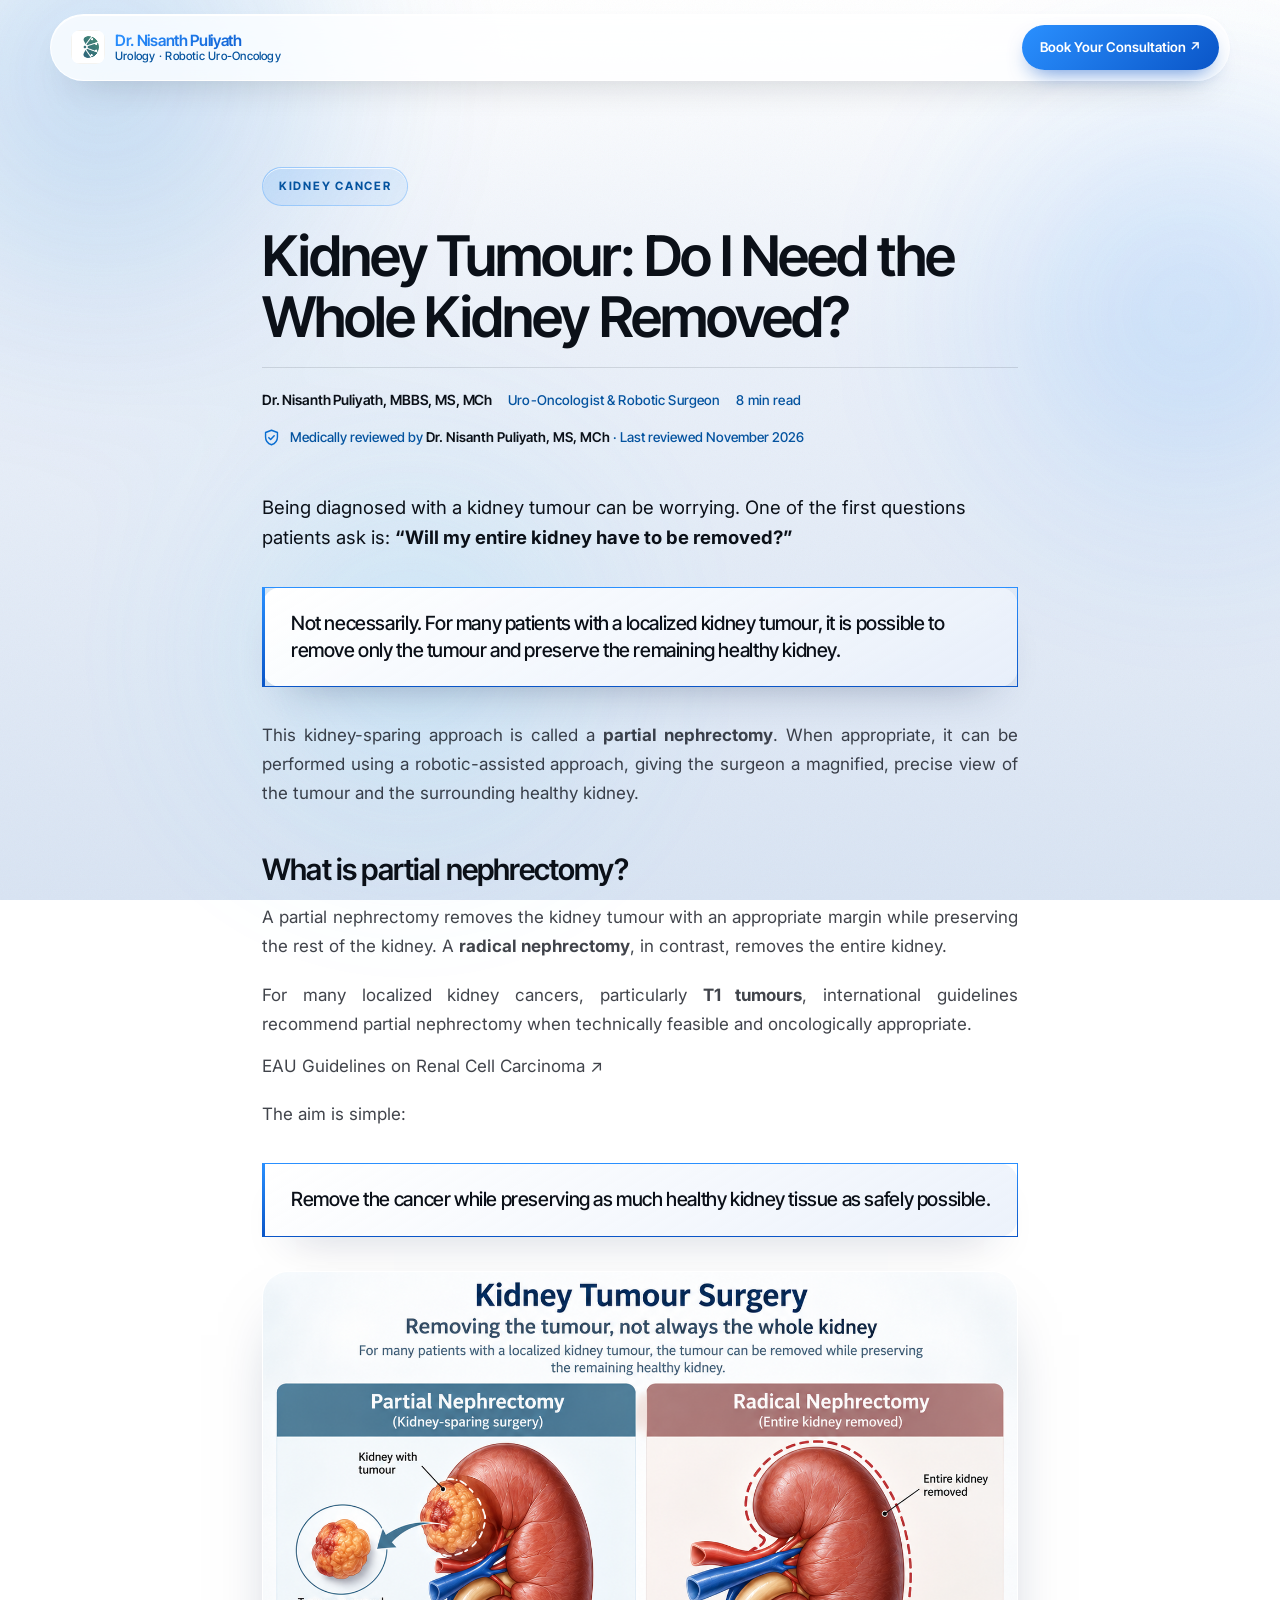
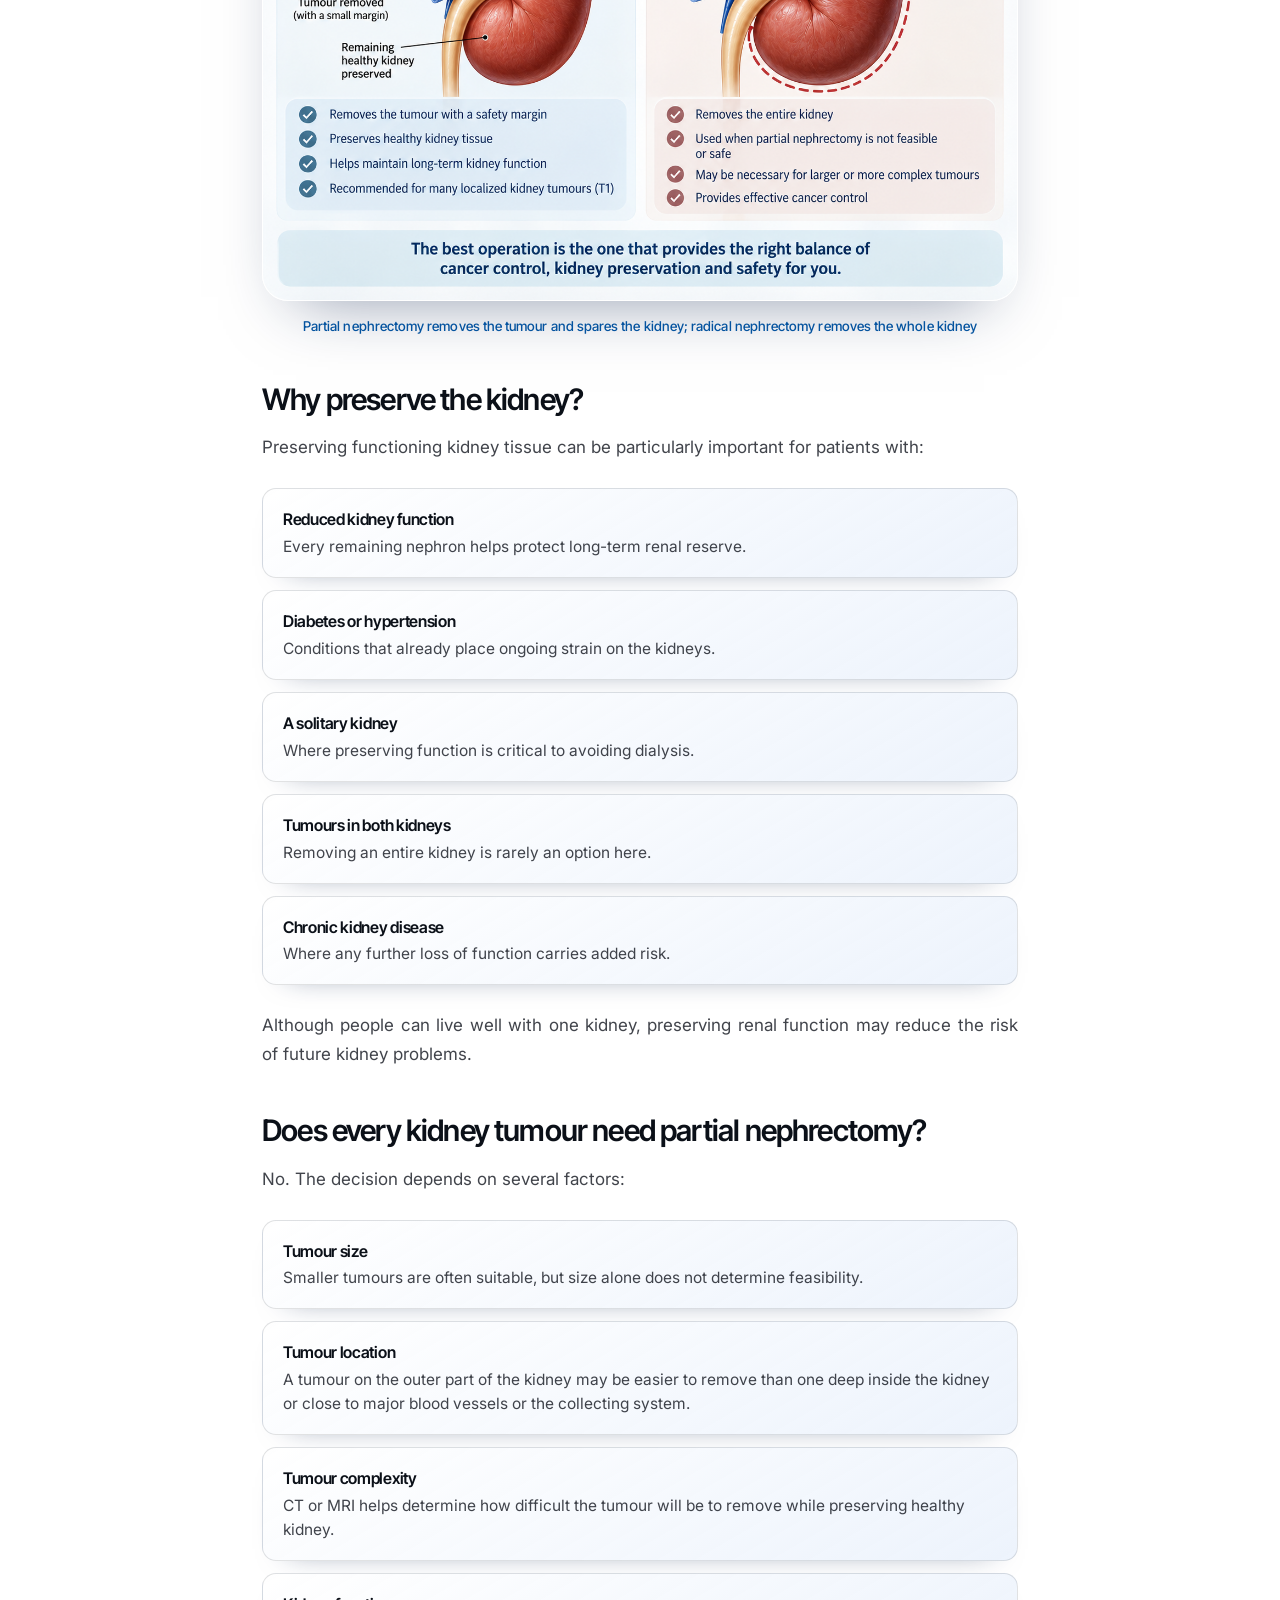
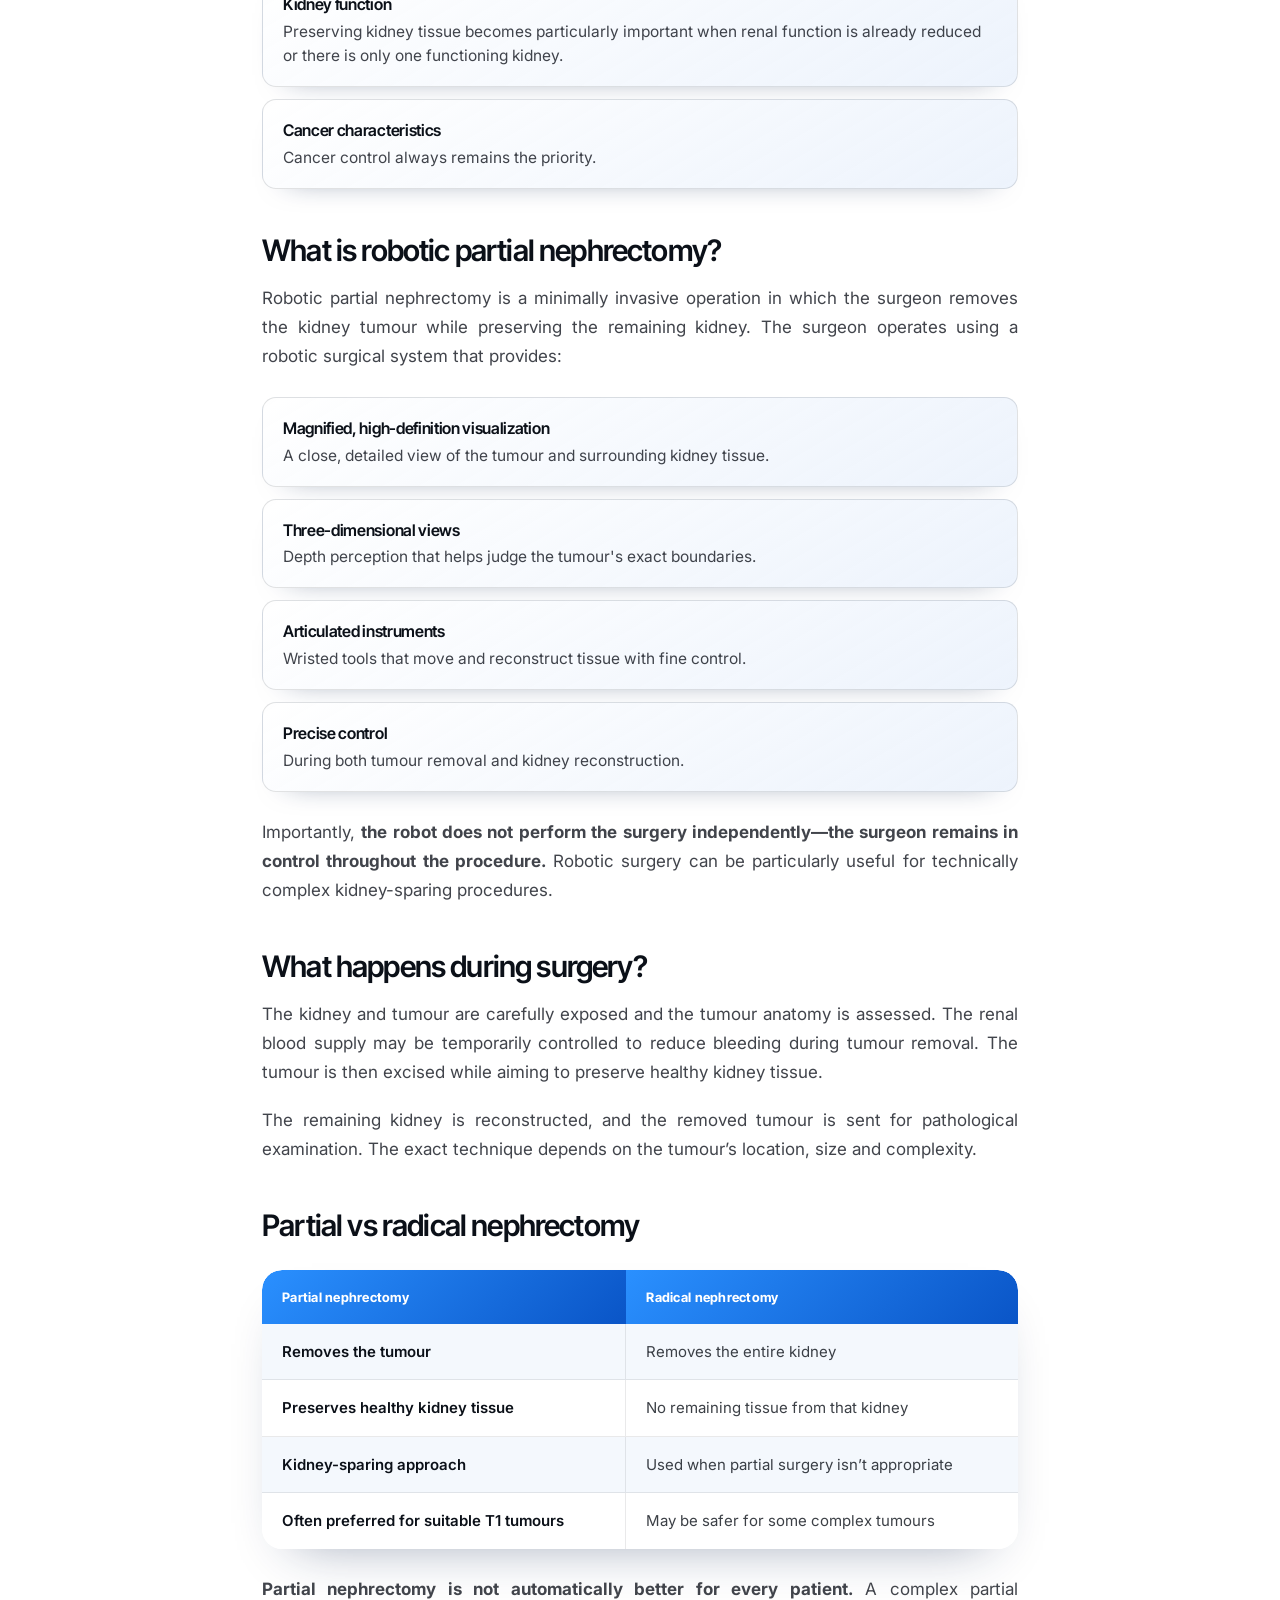
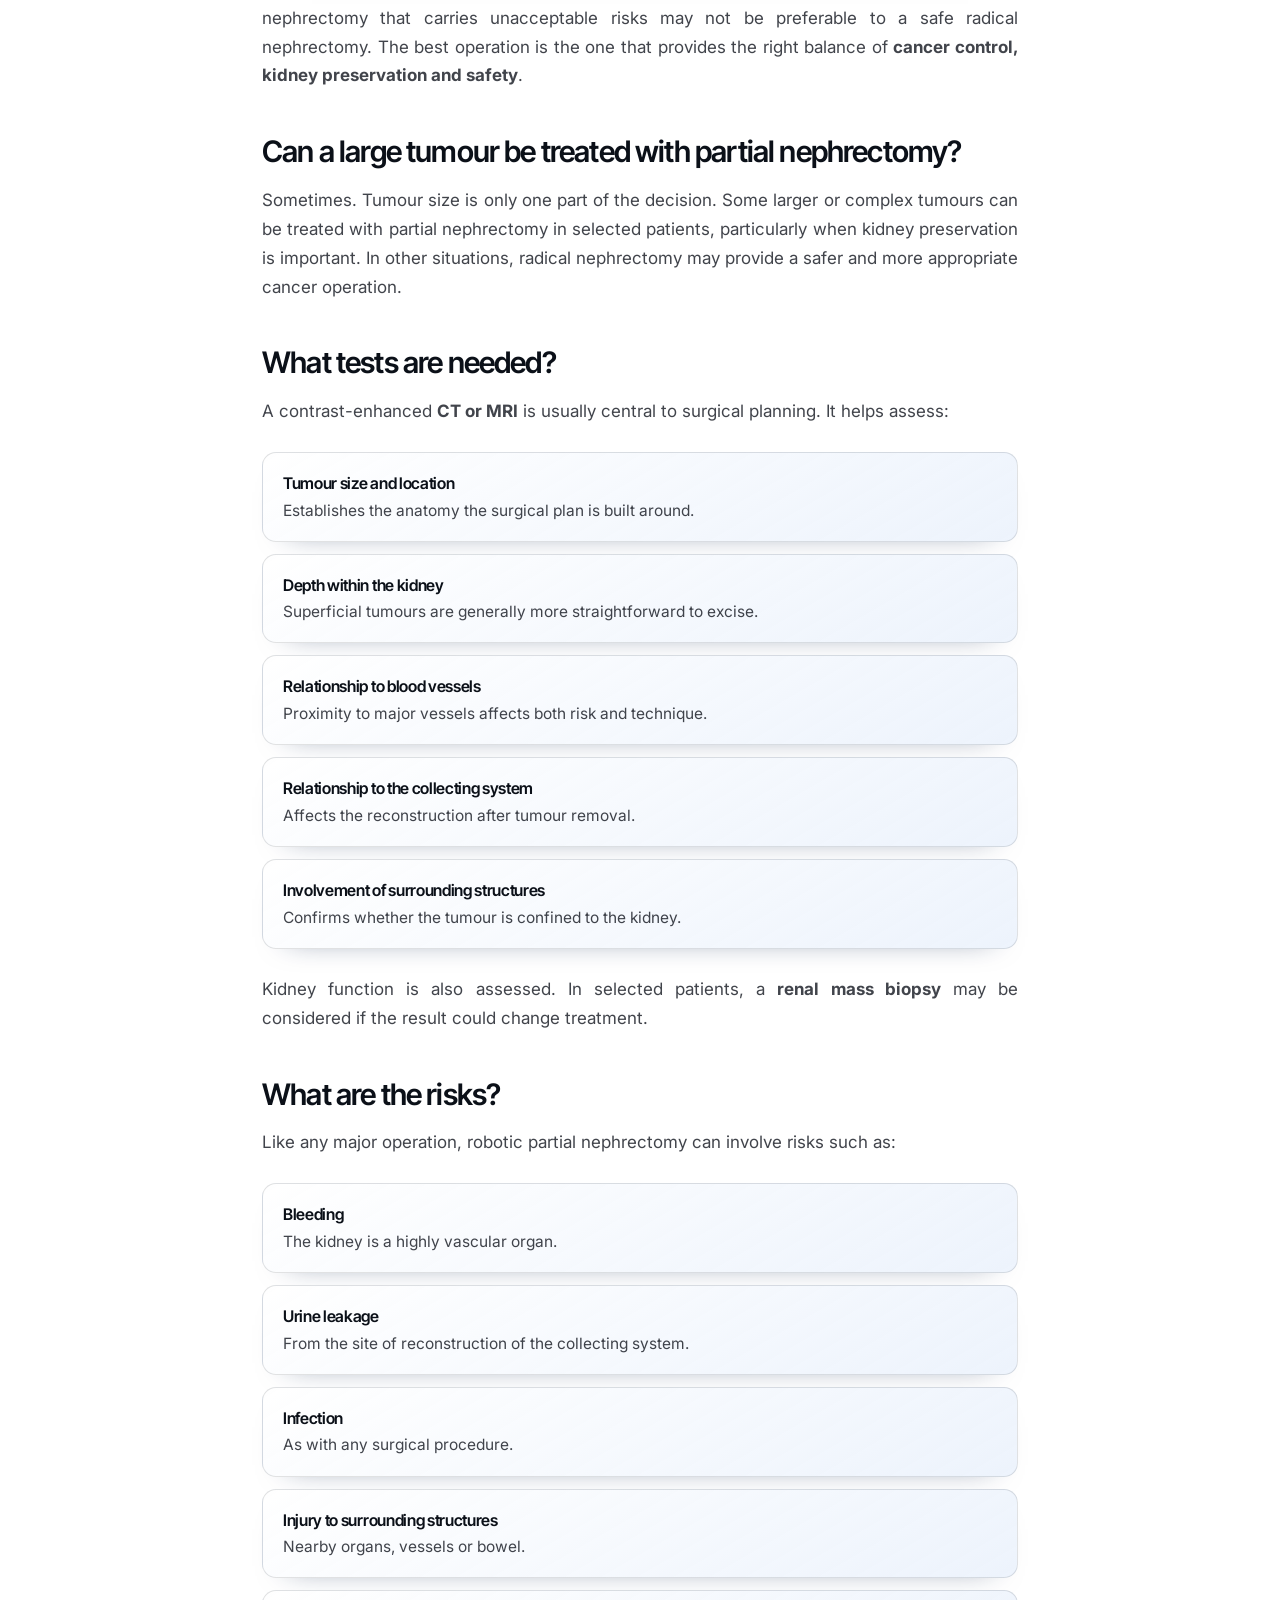
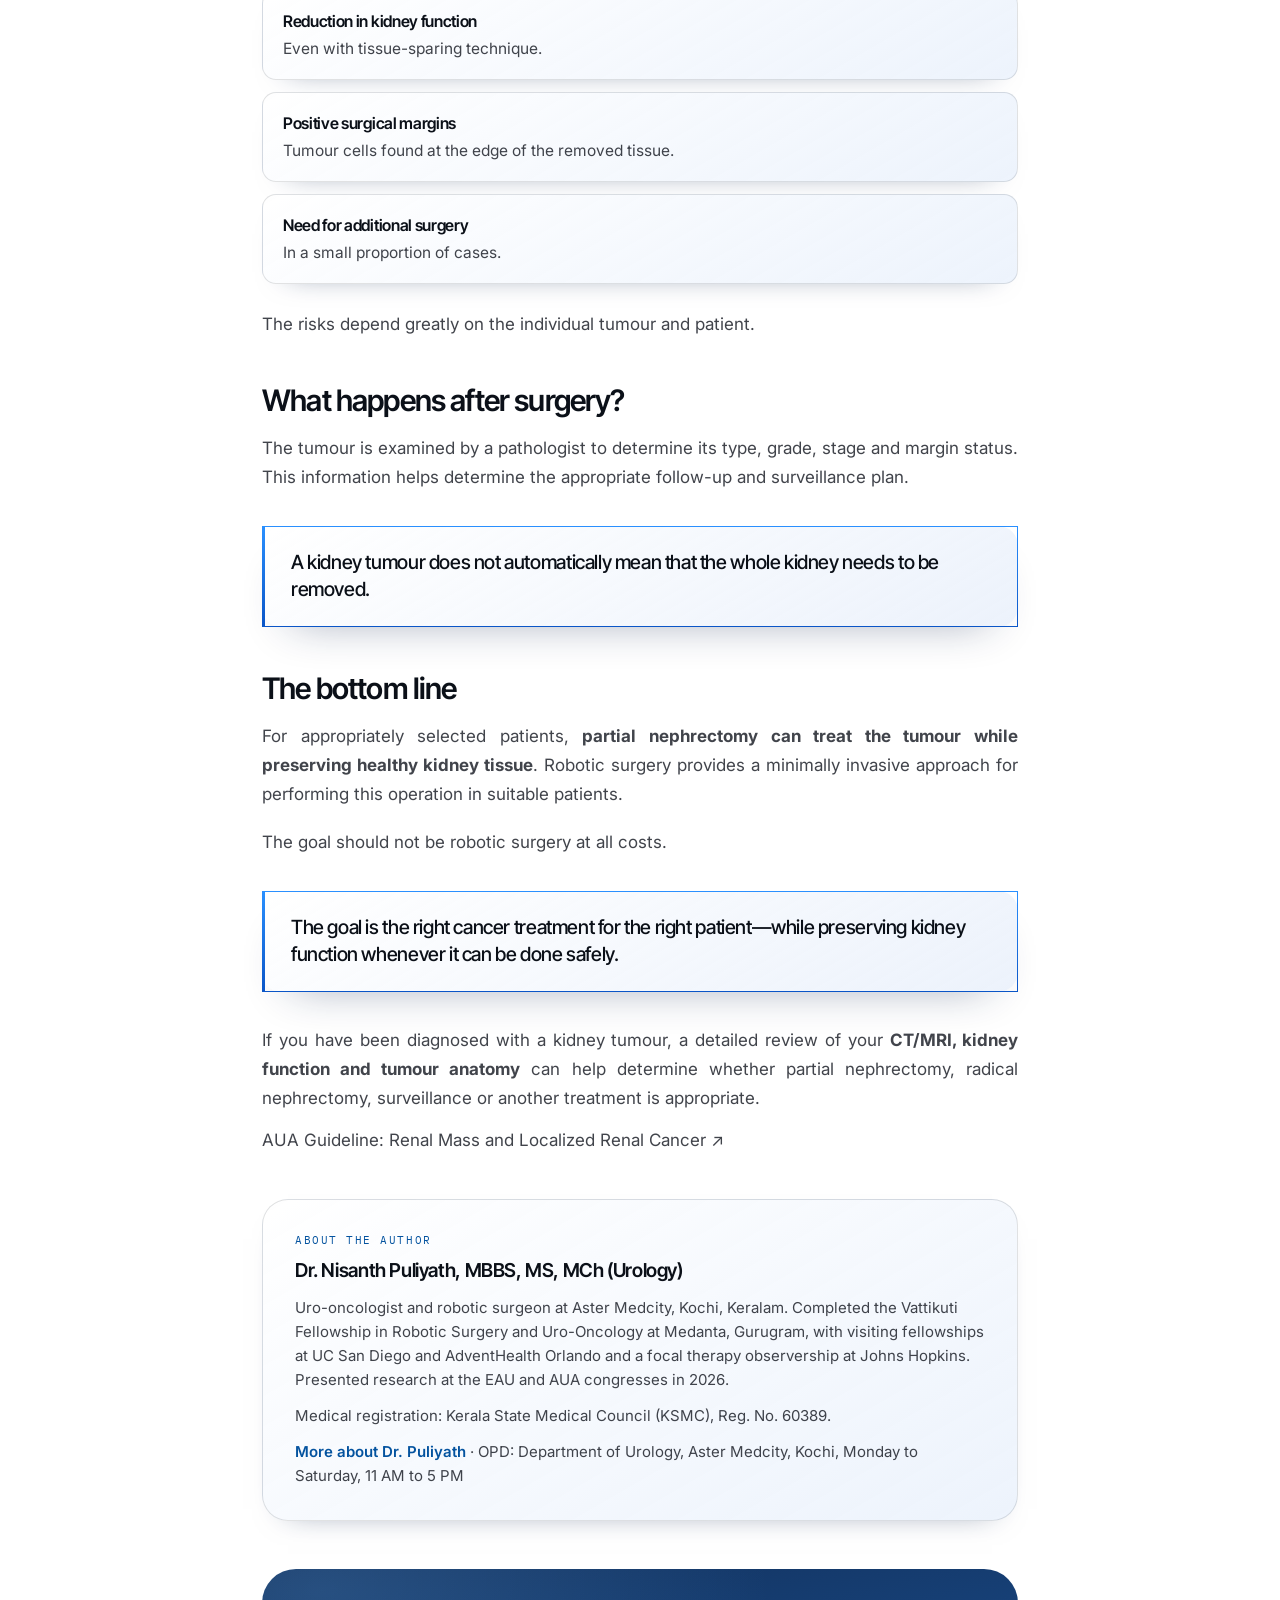
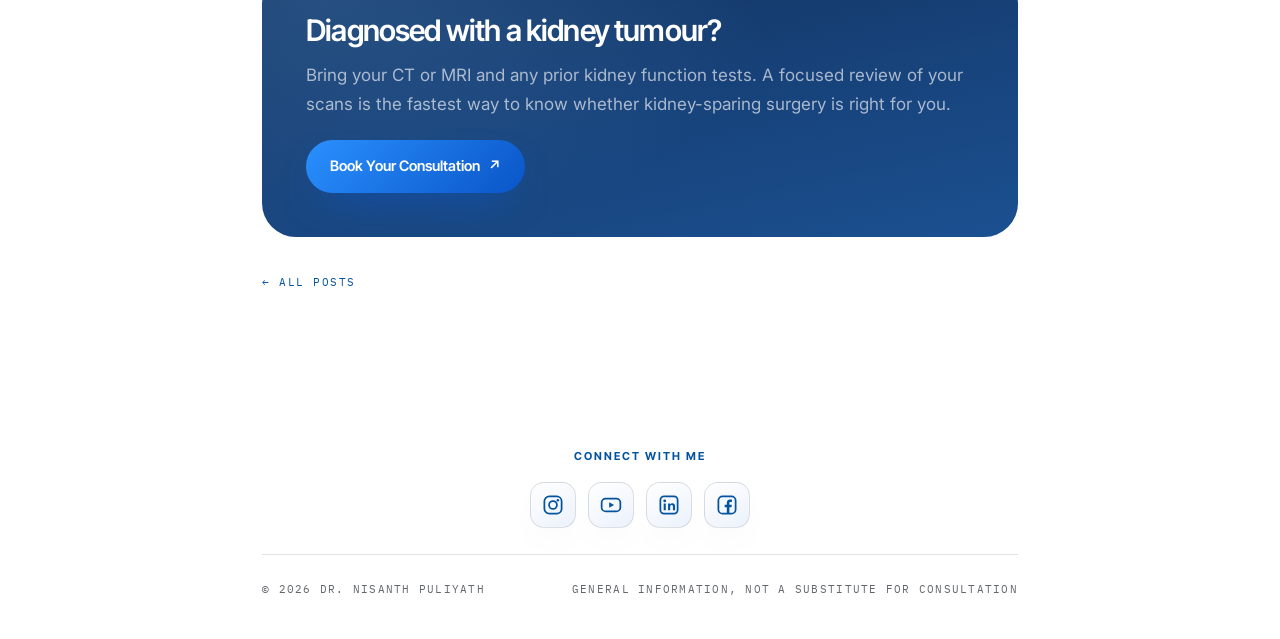
<file: blog-kidney-tumour-nephrectomy.html>
<!DOCTYPE html>
<html lang="en-IN">
<head>
<meta charset="UTF-8">
<meta name="viewport" content="width=device-width, initial-scale=1.0">
<title>Kidney Tumour: Do I Need the Whole Kidney Removed? | Dr. Nisanth Puliyath</title>
<meta name="description" content="Diagnosed with a kidney tumour? A uro-oncologist explains partial vs radical nephrectomy, who is suitable for kidney-sparing surgery, and how robotic surgery helps.">
<meta name="robots" content="index, follow, max-image-preview:large">
<meta name="theme-color" content="#eaf0f9">
<link rel="icon" type="image/png" href="images/favicon.png">
<link rel="apple-touch-icon" href="images/favicon.png">
<link rel="canonical" href="https://drnisanthpuliyathurologist.org/blog-kidney-tumour-nephrectomy.html">
<link rel="author" href="https://drnisanthpuliyathurologist.org/">
<meta name="author" content="Dr. Nisanth Puliyath, MBBS, MS, MCh (Urology)">
<meta property="article:published_time" content="2026-09-04">
<meta property="article:modified_time" content="2026-11-07">
<meta property="article:section" content="Kidney cancer">
<meta property="article:author" content="Dr. Nisanth Puliyath">

<meta name="keywords" content="partial nephrectomy, radical nephrectomy, kidney tumour, kidney cancer surgery, robotic partial nephrectomy, kidney-sparing surgery, renal cell carcinoma, T1 kidney tumour">
<meta name="geo.region" content="IN-KL">
<meta name="geo.placename" content="Kochi, Keralam, India">

<meta property="og:type" content="article">
<meta property="og:locale" content="en_IN">
<meta property="og:site_name" content="Dr. Nisanth Puliyath">
<meta property="og:title" content="Kidney Tumour: Do I Need the Whole Kidney Removed?">
<meta property="og:description" content="Not necessarily. A uro-oncologist explains partial vs radical nephrectomy and who is suitable for kidney-sparing surgery.">
<meta property="og:url" content="https://drnisanthpuliyathurologist.org/blog-kidney-tumour-nephrectomy.html">
<meta property="og:image" content="https://drnisanthpuliyathurologist.org/images/rapn.png">
<meta name="twitter:card" content="summary_large_image">
<meta name="twitter:title" content="Kidney Tumour: Do I Need the Whole Kidney Removed?">
<meta name="twitter:description" content="Not necessarily. A uro-oncologist explains partial vs radical nephrectomy and who is suitable for kidney-sparing surgery.">
<meta name="twitter:image" content="https://drnisanthpuliyathurologist.org/images/rapn.png">

<link rel="preconnect" href="https://fonts.googleapis.com">
<link rel="preconnect" href="https://fonts.gstatic.com" crossorigin>
<link href="https://fonts.googleapis.com/css2?family=Inter+Tight:wght@400;500;600;700&family=Inter:wght@300;400;500;600&family=IBM+Plex+Mono:wght@400;500&display=swap" rel="stylesheet">
<link rel="stylesheet" href="blog.css">

<script type="application/ld+json">
{
  "@context": "https://schema.org",
  "@type": [
    "BlogPosting",
    "MedicalWebPage"
  ],
  "headline": "Kidney Tumour: Do I Need the Whole Kidney Removed?",
  "description": "A uro-oncologist explains partial vs radical nephrectomy, who is suitable for kidney-sparing surgery, and how robotic surgery is used to treat localized kidney tumours.",
  "image": "https://drnisanthpuliyathurologist.org/images/rapn.png",
  "author": {
    "@type": "Person",
    "@id": "https://drnisanthpuliyathurologist.org/#person",
    "name": "Dr. Nisanth Puliyath",
    "alternateName": [
      "Dr. Nisanth P",
      "Nisanth Puliyath"
    ],
    "honorificPrefix": "Dr.",
    "honorificSuffix": "MBBS, MS, MCh (Urology)",
    "url": "https://drnisanthpuliyathurologist.org/",
    "image": "https://drnisanthpuliyathurologist.org/images/nishsitemain.PNG",
    "jobTitle": "Uro-Oncologist and Robotic Surgeon",
    "worksFor": {
      "@type": "Hospital",
      "name": "Aster Medcity, Kochi"
    },
    "alumniOf": [
      {
        "@type": "CollegeOrUniversity",
        "name": "Government Medical College, Kozhikode"
      },
      {
        "@type": "CollegeOrUniversity",
        "name": "All India Institute of Medical Sciences, Rishikesh"
      }
    ],
    "hasCredential": [
      {
        "@type": "EducationalOccupationalCredential",
        "credentialCategory": "degree",
        "name": "MBBS"
      },
      {
        "@type": "EducationalOccupationalCredential",
        "credentialCategory": "degree",
        "name": "MS General Surgery"
      },
      {
        "@type": "EducationalOccupationalCredential",
        "credentialCategory": "degree",
        "name": "MCh Urology"
      },
      {
        "@type": "EducationalOccupationalCredential",
        "credentialCategory": "license",
        "name": "Medical registration, Kerala State Medical Council (KSMC)",
        "identifier": "60389",
        "recognizedBy": {
          "@type": "Organization",
          "name": "Kerala State Medical Council"
        }
      }
    ],
    "knowsAbout": [
      "Urology",
      "Uro-oncology",
      "Robotic prostatectomy",
      "MRI fusion prostate biopsy",
      "Transperineal prostate biopsy",
      "Focal therapy for prostate cancer",
      "Kidney cancer",
      "Bladder cancer"
    ],
    "sameAs": [
      "https://www.instagram.com/dr.nisanth.urologist",
      "https://www.youtube.com/@drnisanthpuliyath",
      "https://www.linkedin.com/in/dr-nisanth-puliyath-497b65133/"
    ]
  },
  "publisher": {
    "@type": "Person",
    "@id": "https://drnisanthpuliyathurologist.org/#person",
    "name": "Dr. Nisanth Puliyath"
  },
  "mainEntityOfPage": {
    "@type": "WebPage",
    "@id": "https://drnisanthpuliyathurologist.org/blog-kidney-tumour-nephrectomy.html"
  },
  "inLanguage": "en-IN",
  "about": [
    "Kidney cancer",
    "Partial nephrectomy",
    "Radical nephrectomy",
    "Robotic surgery",
    "Urology"
  ],
  "reviewedBy": {
    "@type": "Person",
    "@id": "https://drnisanthpuliyathurologist.org/#person",
    "name": "Dr. Nisanth Puliyath"
  },
  "datePublished": "2026-09-04",
  "dateModified": "2026-11-07",
  "lastReviewed": "2026-11-07",
  "url": "https://drnisanthpuliyathurologist.org/blog-kidney-tumour-nephrectomy.html",
  "isAccessibleForFree": true,
  "articleSection": "Kidney cancer",
  "audience": {
    "@type": "MedicalAudience",
    "audienceType": "Patient"
  },
  "keywords": "Kidney cancer, Partial nephrectomy, Radical nephrectomy, Robotic surgery, Urology"
}
</script>
<script type="application/ld+json">
{
  "@context": "https://schema.org",
  "@type": "BreadcrumbList",
  "itemListElement": [
    {
      "@type": "ListItem",
      "position": 1,
      "name": "Home",
      "item": "https://drnisanthpuliyathurologist.org/"
    },
    {
      "@type": "ListItem",
      "position": 2,
      "name": "Blogs",
      "item": "https://drnisanthpuliyathurologist.org/blog.html"
    },
    {
      "@type": "ListItem",
      "position": 3,
      "name": "Kidney Tumour: Do I Need the Whole Kidney Removed?",
      "item": "https://drnisanthpuliyathurologist.org/blog-kidney-tumour-nephrectomy.html"
    }
  ]
}
</script>
<script type="application/ld+json">
{
  "@context": "https://schema.org",
  "@type": "FAQPage",
  "mainEntity": [
    {
      "@type": "Question",
      "name": "Does every kidney tumour need a partial nephrectomy?",
      "acceptedAnswer": {
        "@type": "Answer",
        "text": "No. The decision depends on tumour size, location and complexity, kidney function, and cancer characteristics. Cancer control always remains the priority."
      }
    },
    {
      "@type": "Question",
      "name": "Can a large kidney tumour be treated with partial nephrectomy?",
      "acceptedAnswer": {
        "@type": "Answer",
        "text": "Sometimes. Tumour size is only one part of the decision. Some larger or complex tumours can be treated with partial nephrectomy in selected patients, particularly when kidney preservation is important. In other situations, radical nephrectomy may be safer."
      }
    },
    {
      "@type": "Question",
      "name": "What is the difference between partial and radical nephrectomy?",
      "acceptedAnswer": {
        "@type": "Answer",
        "text": "A partial nephrectomy removes only the tumour with a margin of healthy tissue, preserving the rest of the kidney. A radical nephrectomy removes the entire kidney. Partial nephrectomy is often preferred for suitable localized T1 tumours when technically feasible."
      }
    }
  ]
}
</script>
</head>
<body>

<div class="aurora" aria-hidden="true"><span class="a1"></span><span class="a2"></span><span class="a3"></span></div>
<div class="grain" aria-hidden="true"></div>

<div class="scroll-progress" id="progress" aria-hidden="true"></div>

<nav class="nav">
  <a href="index.html" class="brand">
    <img src="images/favicon.png" alt="" class="brand-mark" width="34" height="34">
    <span class="brand-copy">
      <b>Dr. Nisanth Puliyath</b>
      <span>Urology &middot; Robotic Uro-Oncology</span>
    </span>
  </a>
  <a href="https://www.asterhospitals.in/form/aster-book-appointment?hospital=2688&amp;doctor=18596" class="nav-cta" target="_blank" rel="noopener">Book Your Consultation <span class="arrow" aria-hidden="true">&#8599;</span></a>
</nav>

<main class="wrap">

  <div class="post-head">
    <p class="eyebrow">Kidney cancer</p>
    <h1>Kidney Tumour: Do I Need the Whole Kidney Removed?</h1>
    <div class="byline">
      <b>Dr. Nisanth Puliyath, MBBS, MS, MCh</b>
      <span>Uro-Oncologist &amp; Robotic Surgeon</span>
      <span>8 min read</span>
    </div>
    <p class="reviewed"><svg viewBox="0 0 24 24" fill="none" aria-hidden="true"><path d="M12 2.8 4.5 5.7v5.6c0 4.5 3.1 8.4 7.5 9.9 4.4-1.5 7.5-5.4 7.5-9.9V5.7z" stroke="currentColor" stroke-width="1.8" stroke-linejoin="round"/><path d="m8.6 12.2 2.3 2.3 4.5-4.7" stroke="currentColor" stroke-width="1.9" stroke-linecap="round" stroke-linejoin="round"/></svg><span>Medically reviewed by <b>Dr. Nisanth Puliyath, MS, MCh</b> &middot; Last reviewed <time datetime="2026-11-07">November 2026</time></span></p>
  </div>

  <article>
    <p class="lead">Being diagnosed with a kidney tumour can be worrying. One of the first questions patients ask is: <strong>&ldquo;Will my entire kidney have to be removed?&rdquo;</strong></p>

    <div class="pull">Not necessarily. For many patients with a localized kidney tumour, it is possible to remove only the tumour and preserve the remaining healthy kidney.</div>

    <p>This kidney-sparing approach is called a <b>partial nephrectomy</b>. When appropriate, it can be performed using a robotic-assisted approach, giving the surgeon a magnified, precise view of the tumour and the surrounding healthy kidney.</p>

    <h2>What is partial nephrectomy?</h2>
    <p>A partial nephrectomy removes the kidney tumour with an appropriate margin while preserving the rest of the kidney. A <b>radical nephrectomy</b>, in contrast, removes the entire kidney.</p>
    <p>For many localized kidney cancers, particularly <b>T1 tumours</b>, international guidelines recommend partial nephrectomy when technically feasible and oncologically appropriate.</p>
    <p style="margin-top:-6px"><a href="https://uroweb.org/guidelines/renal-cell-carcinoma?utm_source=chatgpt.com" target="_blank" rel="noopener nofollow">EAU Guidelines on Renal Cell Carcinoma &#8599;</a></p>

    <p>The aim is simple:</p>
    <div class="pull">Remove the cancer while preserving as much healthy kidney tissue as safely possible.</div>

    <figure>
      <img src="images/rapn.png" alt="Infographic comparing partial nephrectomy, which removes only the tumour and preserves the kidney, with radical nephrectomy, which removes the entire kidney" loading="lazy" decoding="async">
      <figcaption>Partial nephrectomy removes the tumour and spares the kidney; radical nephrectomy removes the whole kidney</figcaption>
    </figure>

    <h2>Why preserve the kidney?</h2>
    <p>Preserving functioning kidney tissue can be particularly important for patients with:</p>
    <ul class="benefits">
      <li><b>Reduced kidney function</b>Every remaining nephron helps protect long-term renal reserve.</li>
      <li><b>Diabetes or hypertension</b>Conditions that already place ongoing strain on the kidneys.</li>
      <li><b>A solitary kidney</b>Where preserving function is critical to avoiding dialysis.</li>
      <li><b>Tumours in both kidneys</b>Removing an entire kidney is rarely an option here.</li>
      <li><b>Chronic kidney disease</b>Where any further loss of function carries added risk.</li>
    </ul>
    <p>Although people can live well with one kidney, preserving renal function may reduce the risk of future kidney problems.</p>

    <h2>Does every kidney tumour need partial nephrectomy?</h2>
    <p>No. The decision depends on several factors:</p>
    <ul class="benefits">
      <li><b>Tumour size</b>Smaller tumours are often suitable, but size alone does not determine feasibility.</li>
      <li><b>Tumour location</b>A tumour on the outer part of the kidney may be easier to remove than one deep inside the kidney or close to major blood vessels or the collecting system.</li>
      <li><b>Tumour complexity</b>CT or MRI helps determine how difficult the tumour will be to remove while preserving healthy kidney.</li>
      <li><b>Kidney function</b>Preserving kidney tissue becomes particularly important when renal function is already reduced or there is only one functioning kidney.</li>
      <li><b>Cancer characteristics</b>Cancer control always remains the priority.</li>
    </ul>

    <h2>What is robotic partial nephrectomy?</h2>
    <p>Robotic partial nephrectomy is a minimally invasive operation in which the surgeon removes the kidney tumour while preserving the remaining kidney. The surgeon operates using a robotic surgical system that provides:</p>
    <ul class="benefits">
      <li><b>Magnified, high-definition visualization</b>A close, detailed view of the tumour and surrounding kidney tissue.</li>
      <li><b>Three-dimensional views</b>Depth perception that helps judge the tumour's exact boundaries.</li>
      <li><b>Articulated instruments</b>Wristed tools that move and reconstruct tissue with fine control.</li>
      <li><b>Precise control</b>During both tumour removal and kidney reconstruction.</li>
    </ul>
    <p>Importantly, <b>the robot does not perform the surgery independently&mdash;the surgeon remains in control throughout the procedure.</b> Robotic surgery can be particularly useful for technically complex kidney-sparing procedures.</p>

    <h2>What happens during surgery?</h2>
    <p>The kidney and tumour are carefully exposed and the tumour anatomy is assessed. The renal blood supply may be temporarily controlled to reduce bleeding during tumour removal. The tumour is then excised while aiming to preserve healthy kidney tissue.</p>
    <p>The remaining kidney is reconstructed, and the removed tumour is sent for pathological examination. The exact technique depends on the tumour&rsquo;s location, size and complexity.</p>

    <h2>Partial vs radical nephrectomy</h2>
    <div class="table-wrap">
      <table class="compare-table">
        <thead>
          <tr>
            <th scope="col">Partial nephrectomy</th>
            <th scope="col">Radical nephrectomy</th>
          </tr>
        </thead>
        <tbody>
          <tr>
            <td>Removes the tumour</td>
            <td>Removes the entire kidney</td>
          </tr>
          <tr>
            <td>Preserves healthy kidney tissue</td>
            <td>No remaining tissue from that kidney</td>
          </tr>
          <tr>
            <td>Kidney-sparing approach</td>
            <td>Used when partial surgery isn&rsquo;t appropriate</td>
          </tr>
          <tr>
            <td>Often preferred for suitable T1 tumours</td>
            <td>May be safer for some complex tumours</td>
          </tr>
        </tbody>
      </table>
    </div>

    <p><b>Partial nephrectomy is not automatically better for every patient.</b> A complex partial nephrectomy that carries unacceptable risks may not be preferable to a safe radical nephrectomy. The best operation is the one that provides the right balance of <b>cancer control, kidney preservation and safety</b>.</p>

    <h2>Can a large tumour be treated with partial nephrectomy?</h2>
    <p>Sometimes. Tumour size is only one part of the decision. Some larger or complex tumours can be treated with partial nephrectomy in selected patients, particularly when kidney preservation is important. In other situations, radical nephrectomy may provide a safer and more appropriate cancer operation.</p>

    <h2>What tests are needed?</h2>
    <p>A contrast-enhanced <b>CT or MRI</b> is usually central to surgical planning. It helps assess:</p>
    <ul class="benefits">
      <li><b>Tumour size and location</b>Establishes the anatomy the surgical plan is built around.</li>
      <li><b>Depth within the kidney</b>Superficial tumours are generally more straightforward to excise.</li>
      <li><b>Relationship to blood vessels</b>Proximity to major vessels affects both risk and technique.</li>
      <li><b>Relationship to the collecting system</b>Affects the reconstruction after tumour removal.</li>
      <li><b>Involvement of surrounding structures</b>Confirms whether the tumour is confined to the kidney.</li>
    </ul>
    <p>Kidney function is also assessed. In selected patients, a <b>renal mass biopsy</b> may be considered if the result could change treatment.</p>

    <h2>What are the risks?</h2>
    <p>Like any major operation, robotic partial nephrectomy can involve risks such as:</p>
    <ul class="benefits">
      <li><b>Bleeding</b>The kidney is a highly vascular organ.</li>
      <li><b>Urine leakage</b>From the site of reconstruction of the collecting system.</li>
      <li><b>Infection</b>As with any surgical procedure.</li>
      <li><b>Injury to surrounding structures</b>Nearby organs, vessels or bowel.</li>
      <li><b>Reduction in kidney function</b>Even with tissue-sparing technique.</li>
      <li><b>Positive surgical margins</b>Tumour cells found at the edge of the removed tissue.</li>
      <li><b>Need for additional surgery</b>In a small proportion of cases.</li>
    </ul>
    <p>The risks depend greatly on the individual tumour and patient.</p>

    <h2>What happens after surgery?</h2>
    <p>The tumour is examined by a pathologist to determine its type, grade, stage and margin status. This information helps determine the appropriate follow-up and surveillance plan.</p>

    <div class="pull">A kidney tumour does not automatically mean that the whole kidney needs to be removed.</div>

    <h2>The bottom line</h2>
    <p>For appropriately selected patients, <b>partial nephrectomy can treat the tumour while preserving healthy kidney tissue</b>. Robotic surgery provides a minimally invasive approach for performing this operation in suitable patients.</p>
    <p>The goal should not be robotic surgery at all costs.</p>
    <div class="pull">The goal is the right cancer treatment for the right patient&mdash;while preserving kidney function whenever it can be done safely.</div>
    <p>If you have been diagnosed with a kidney tumour, a detailed review of your <b>CT/MRI, kidney function and tumour anatomy</b> can help determine whether partial nephrectomy, radical nephrectomy, surveillance or another treatment is appropriate.</p>
    <p style="margin-top:-6px"><a href="https://www.auanet.org/guidelines-and-quality/guidelines/renal-mass-and-localized-renal-cancer-evaluation-and-management?utm_source=chatgpt.com" target="_blank" rel="noopener nofollow">AUA Guideline: Renal Mass and Localized Renal Cancer &#8599;</a></p>

    <aside class="author-box" aria-label="About the author">
      <p class="author-kicker">About the author</p>
      <p class="author-name">Dr. Nisanth Puliyath, MBBS, MS, MCh (Urology)</p>
      <p>Uro-oncologist and robotic surgeon at Aster Medcity, Kochi, Keralam. Completed the Vattikuti Fellowship in Robotic Surgery and Uro-Oncology at Medanta, Gurugram, with visiting fellowships at UC San Diego and AdventHealth Orlando and a focal therapy observership at Johns Hopkins. Presented research at the EAU and AUA congresses in 2026.</p>
      <p>Medical registration: Kerala State Medical Council (KSMC), Reg. No. 60389.</p>
      <p><a href="index.html#about">More about Dr. Puliyath</a> &middot; OPD: Department of Urology, Aster Medcity, Kochi, Monday to Saturday, 11 AM to 5 PM</p>
    </aside>

    <div class="closing">
      <h2>Diagnosed with a kidney tumour?</h2>
      <p>Bring your CT or MRI and any prior kidney function tests. A focused review of your scans is the fastest way to know whether kidney-sparing surgery is right for you.</p>
      <a class="btn" href="https://www.asterhospitals.in/form/aster-book-appointment?hospital=2688&amp;doctor=18596" target="_blank" rel="noopener">Book Your Consultation <span class="arrow" aria-hidden="true">&#8599;</span></a>
    </div>

    <a class="back" href="blog.html">&larr; All posts</a>
  </article>

  <p class="social-head">Connect with me</p>
  <div class="social">
    <a href="https://www.instagram.com/dr.nisanth.urologist?igsh=MXNhZWNmbmNmbGRldQ%3D%3D&amp;utm_source=qr" target="_blank" rel="noopener" aria-label="Instagram"><svg viewBox="0 0 24 24" aria-hidden="true"><rect x="2.6" y="2.6" width="18.8" height="18.8" rx="5.4" fill="none" stroke="currentColor" stroke-width="1.9"/><circle cx="12" cy="12" r="4.3" fill="none" stroke="currentColor" stroke-width="1.9"/><circle cx="17.3" cy="6.7" r="1.35" fill="currentColor"/></svg></a>
    <a href="https://youtube.com/@drnisanthpuliyath?si=EzuBg6qo5IoruWQy" target="_blank" rel="noopener" aria-label="YouTube"><svg viewBox="0 0 24 24" aria-hidden="true"><rect x="1.8" y="5" width="20.4" height="14" rx="4.4" fill="none" stroke="currentColor" stroke-width="1.9"/><path d="M10 8.9l5.4 3.1L10 15.1z" fill="currentColor"/></svg></a>
    <a href="https://www.linkedin.com/in/dr-nisanth-puliyath-497b65133/" target="_blank" rel="noopener" aria-label="LinkedIn"><svg viewBox="0 0 24 24" aria-hidden="true"><rect x="2.6" y="2.6" width="18.8" height="18.8" rx="4" fill="none" stroke="currentColor" stroke-width="1.9"/><circle cx="7.3" cy="7.5" r="1.5" fill="currentColor"/><path d="M6.2 10.4h2.3v7.4H6.2zM11 17.8v-7.4h2.2v1a2.9 2.9 0 0 1 2.5-1.2c1.8 0 2.9 1.1 2.9 3.2v4.4h-2.3v-4c0-1.1-.5-1.7-1.4-1.7s-1.6.6-1.6 1.8v3.9z" fill="currentColor"/></svg></a>
    <a href="https://www.facebook.com/share/1D41VoBPns/?mibextid=wwXIfr" target="_blank" rel="noopener" aria-label="Facebook"><svg viewBox="0 0 24 24" aria-hidden="true"><rect x="2.6" y="2.6" width="18.8" height="18.8" rx="4.6" fill="none" stroke="currentColor" stroke-width="1.9"/><path d="M14.6 21.4v-7h2.3l.4-2.8h-2.7V9.9c0-.8.2-1.3 1.4-1.3h1.4V6.1a19 19 0 0 0-2.1-.1c-2.1 0-3.5 1.3-3.5 3.6v2h-2.3v2.8h2.3v7z" fill="currentColor"/></svg></a>
  </div>

  <footer>
    <span>&copy; 2026 Dr. Nisanth Puliyath</span>
    <span>General information, not a substitute for consultation</span>
  </footer>

</main>

<script>
(function(){
  'use strict';
  var bar = document.getElementById('progress'), queued = false;
  function draw(){
    var h = document.documentElement;
    var max = h.scrollHeight - h.clientHeight;
    bar.style.setProperty('--p', (max > 0 ? (h.scrollTop / max) * 100 : 0).toFixed(2) + '%');
    queued = false;
  }
  window.addEventListener('scroll', function(){
    if (!queued){ queued = true; requestAnimationFrame(draw); }
  }, { passive:true });
  draw();
})();
</script>
</body>
</html>
</file>
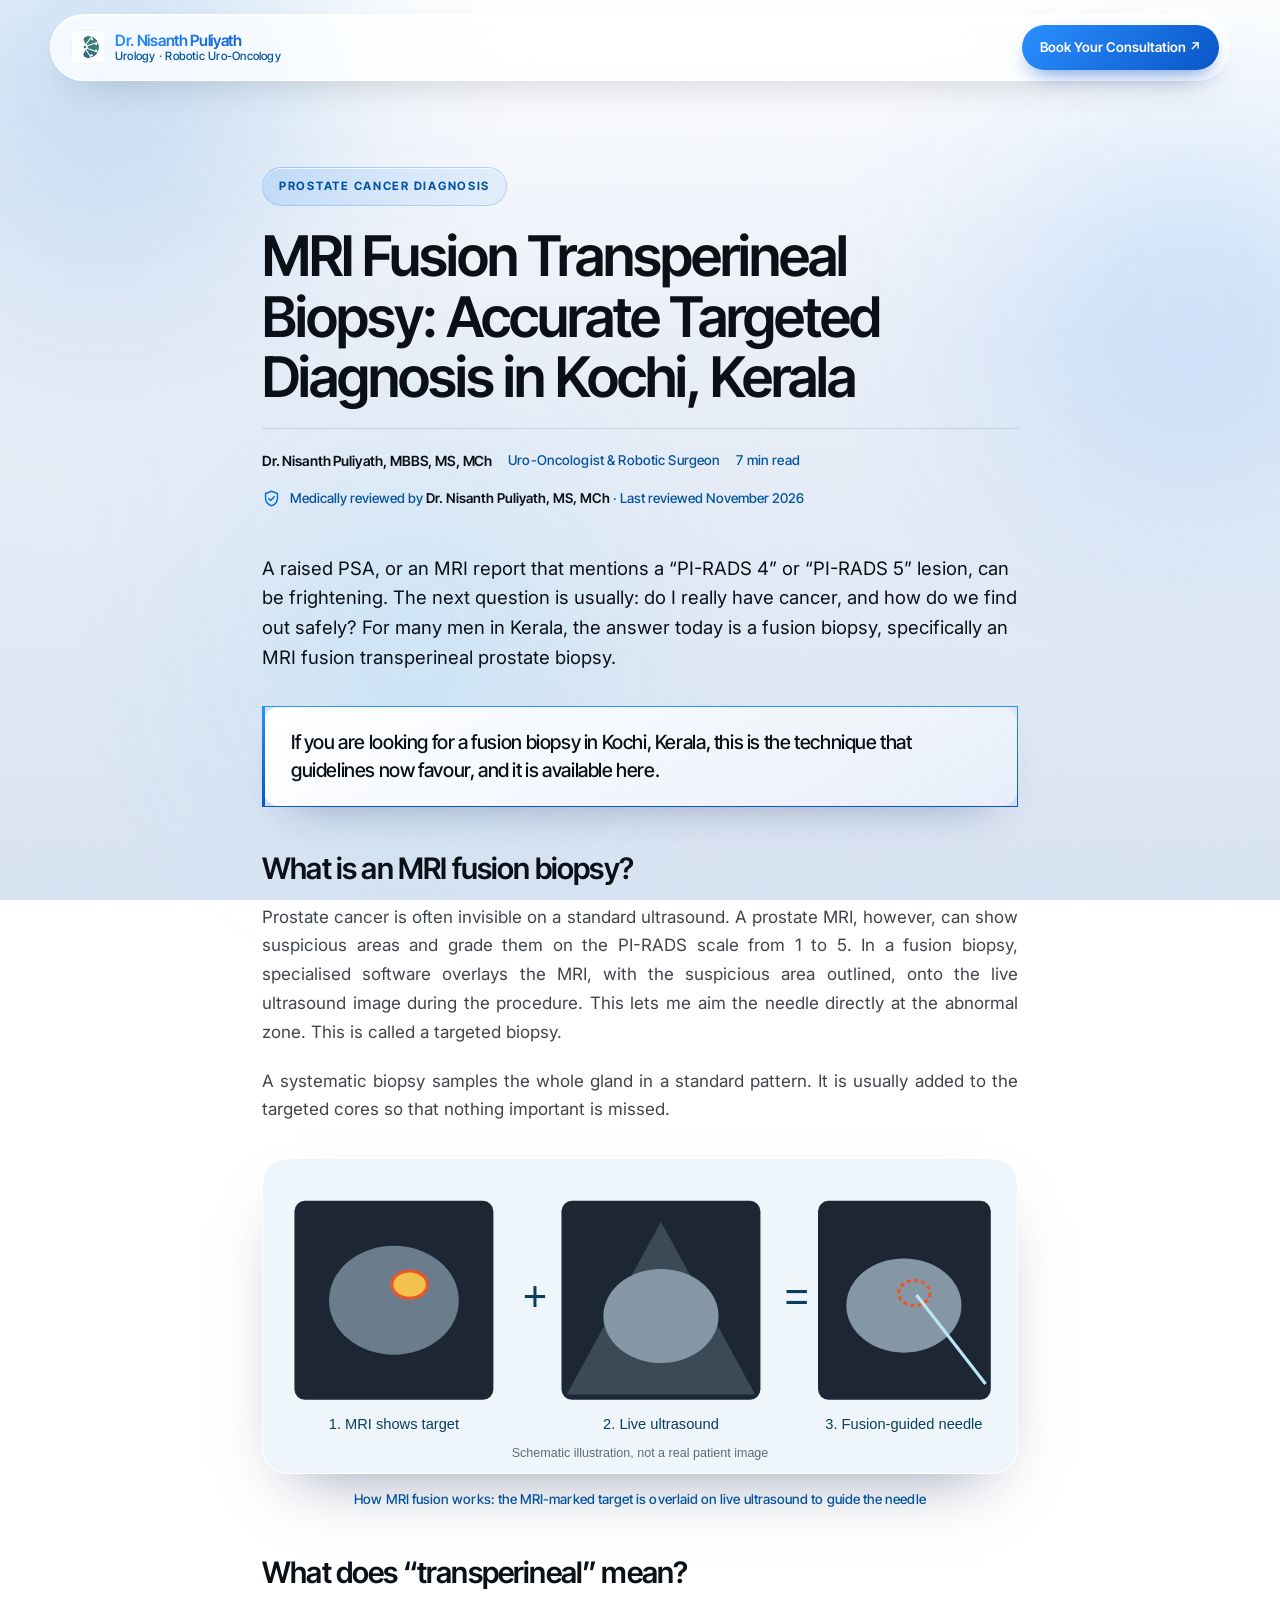
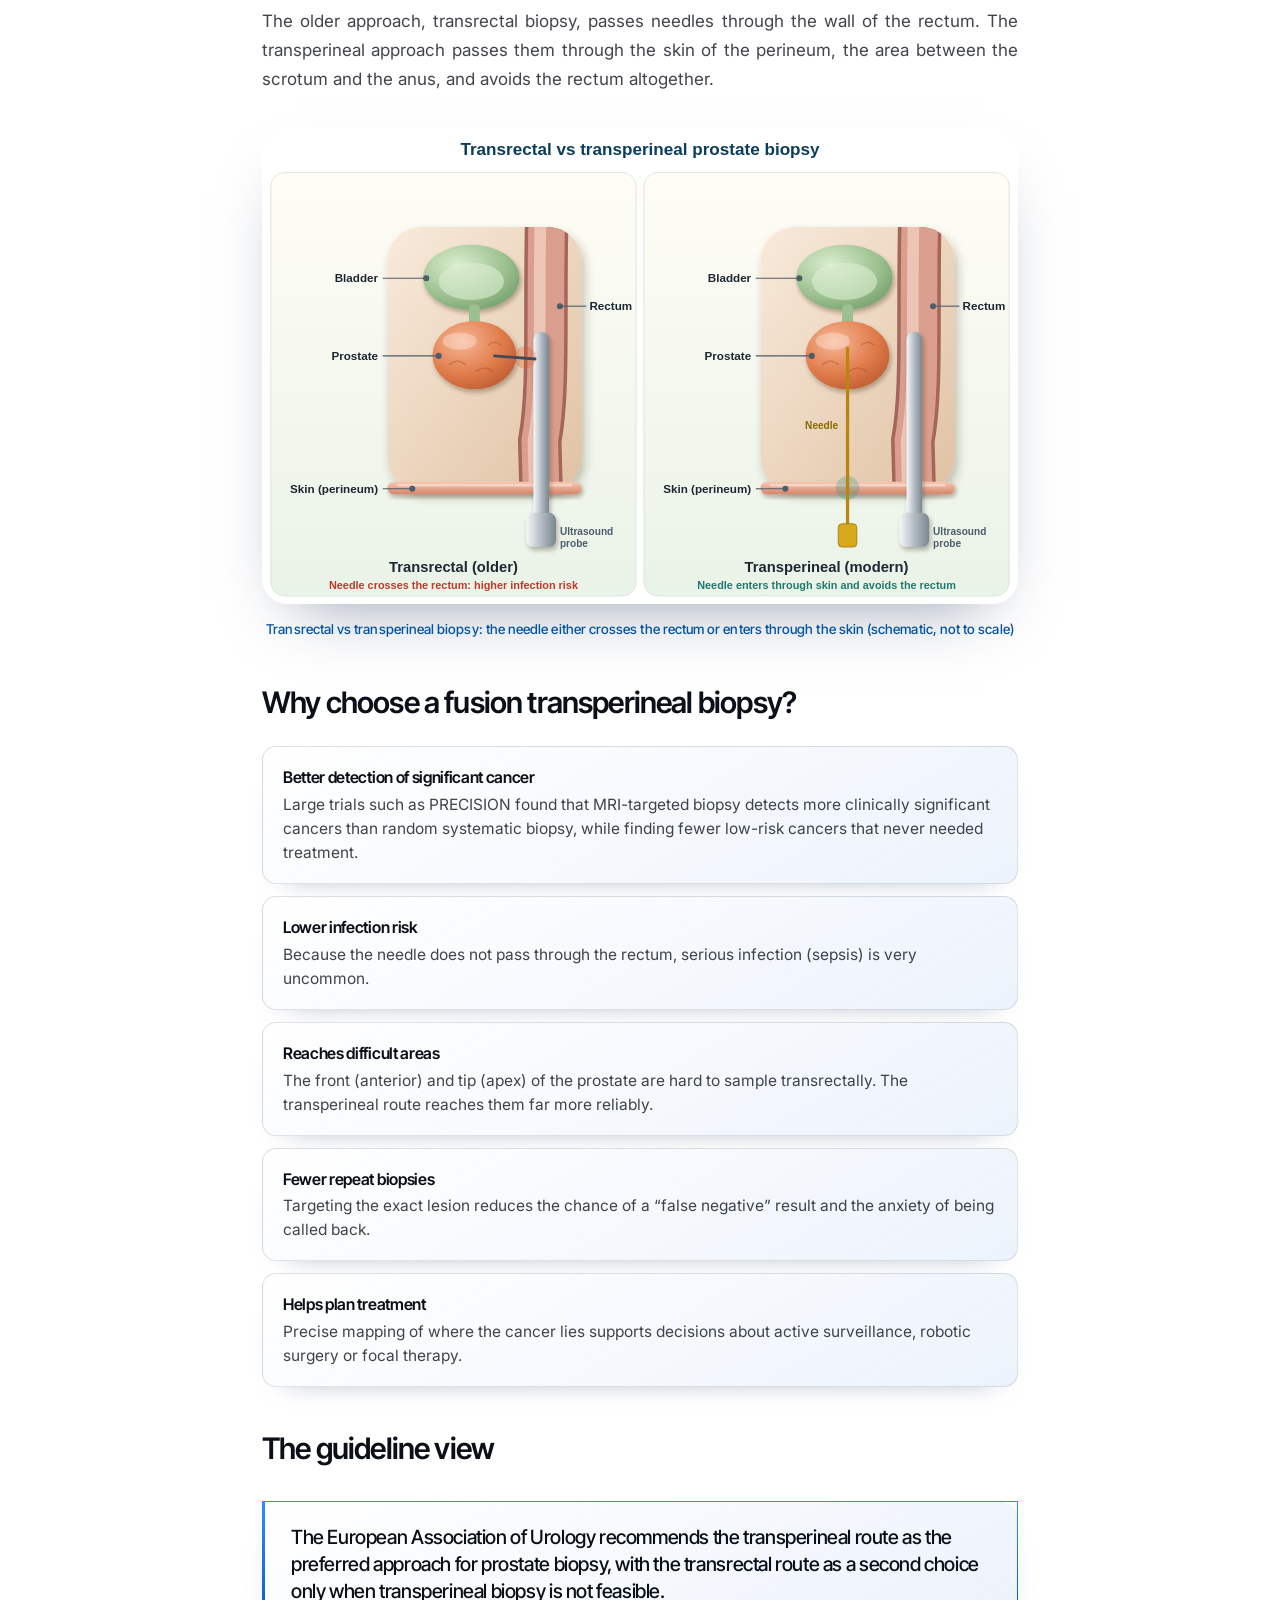
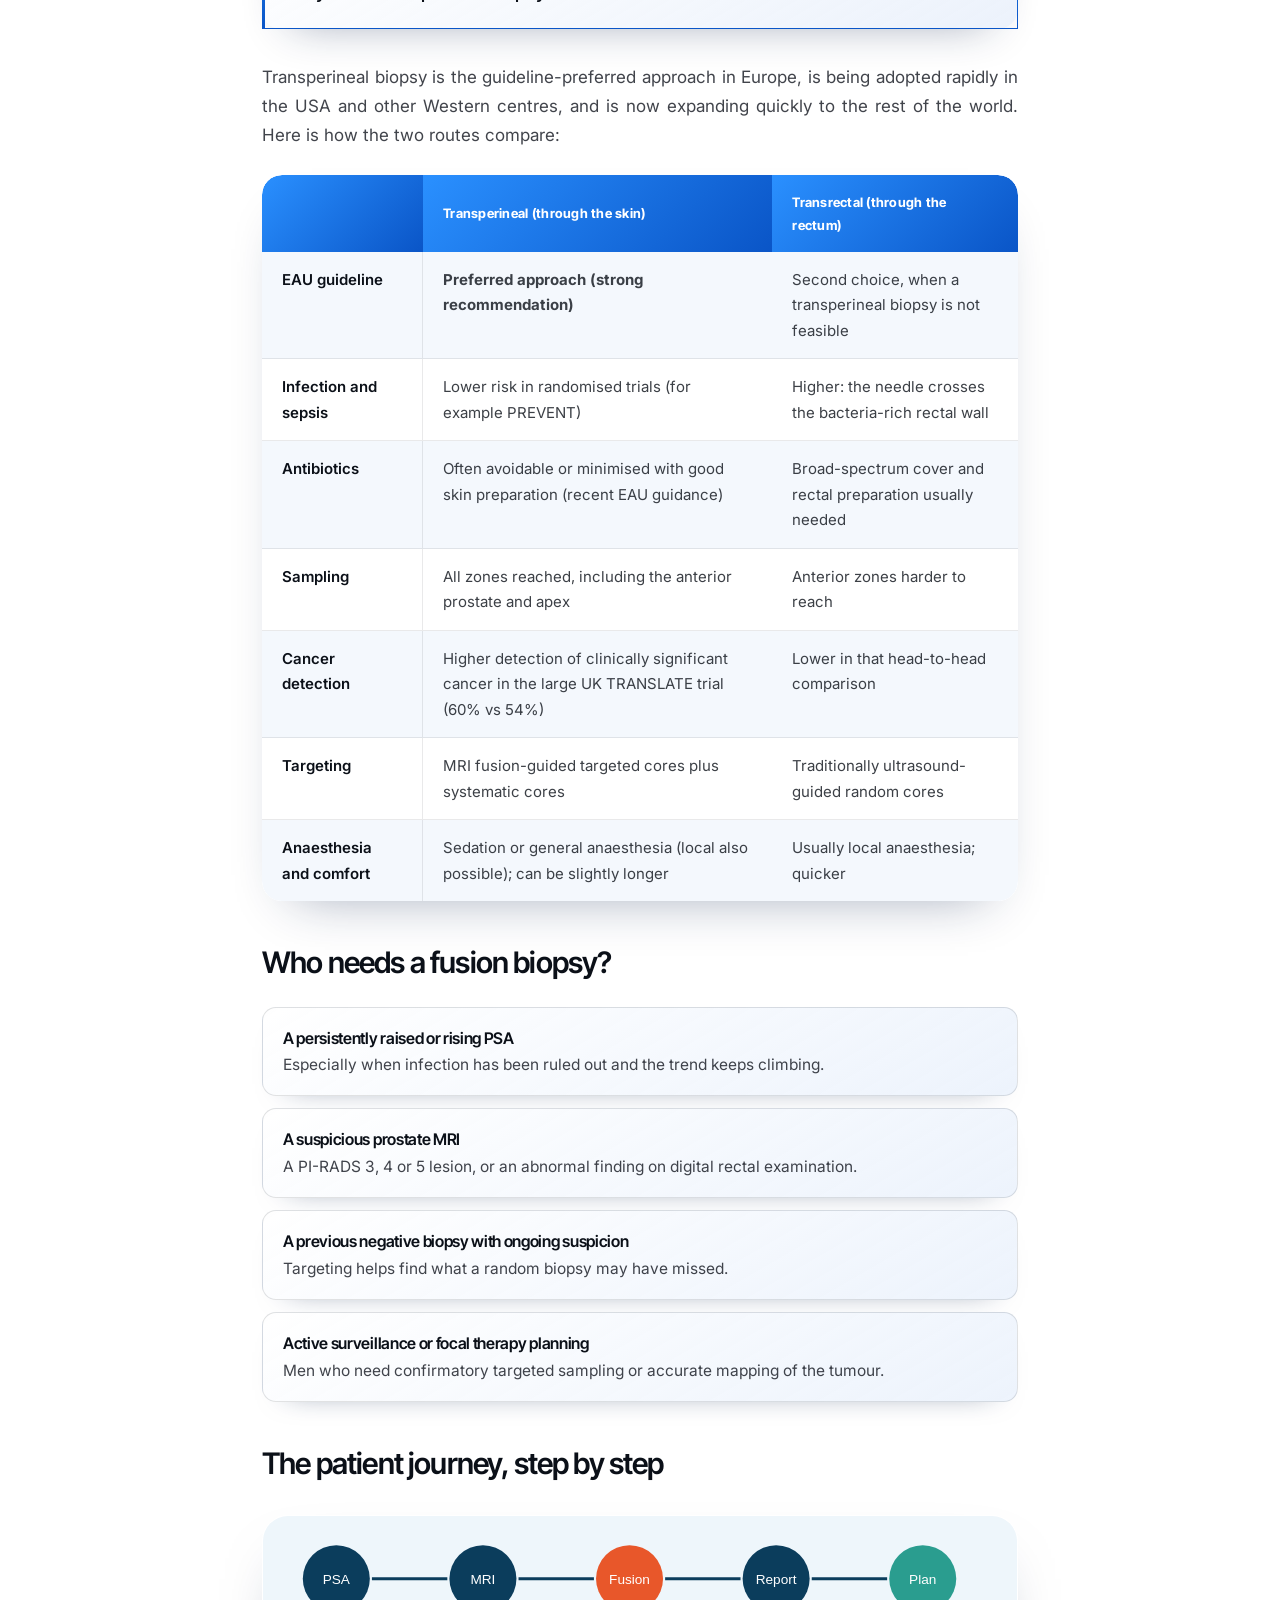
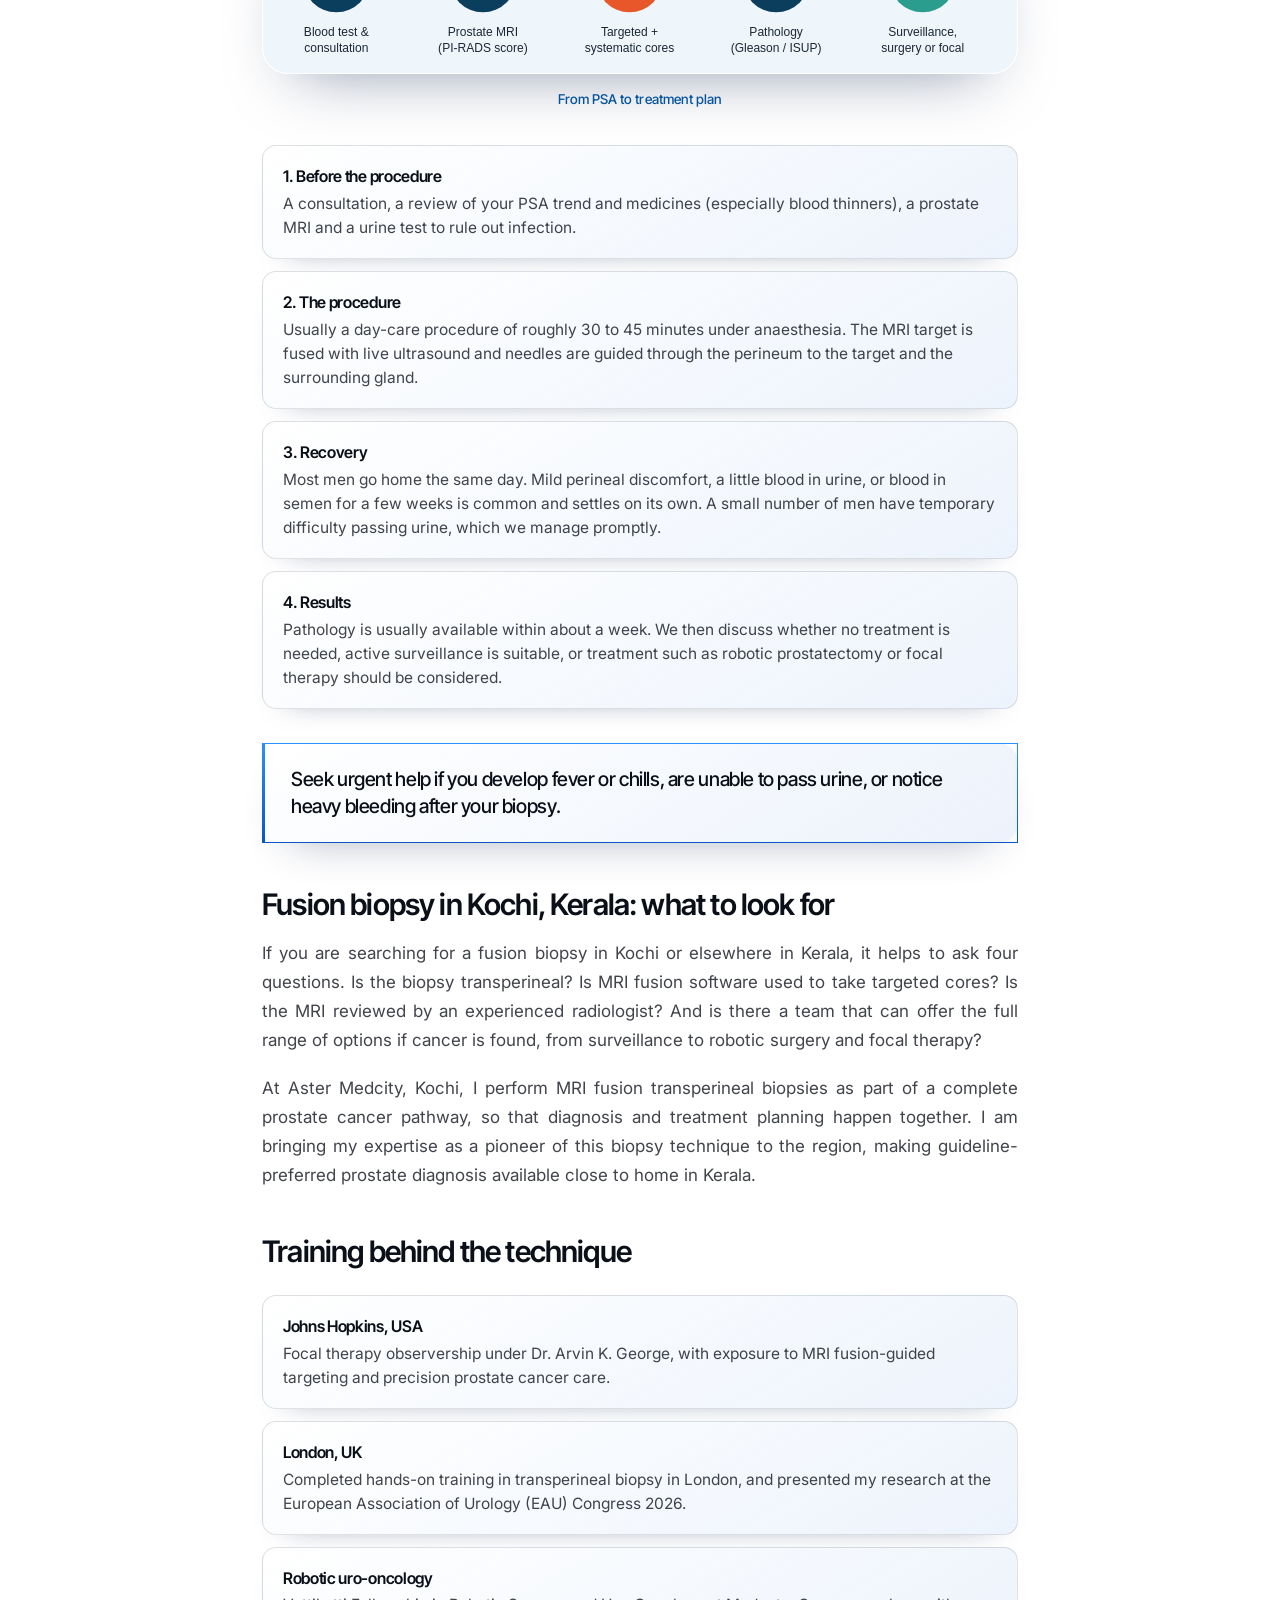
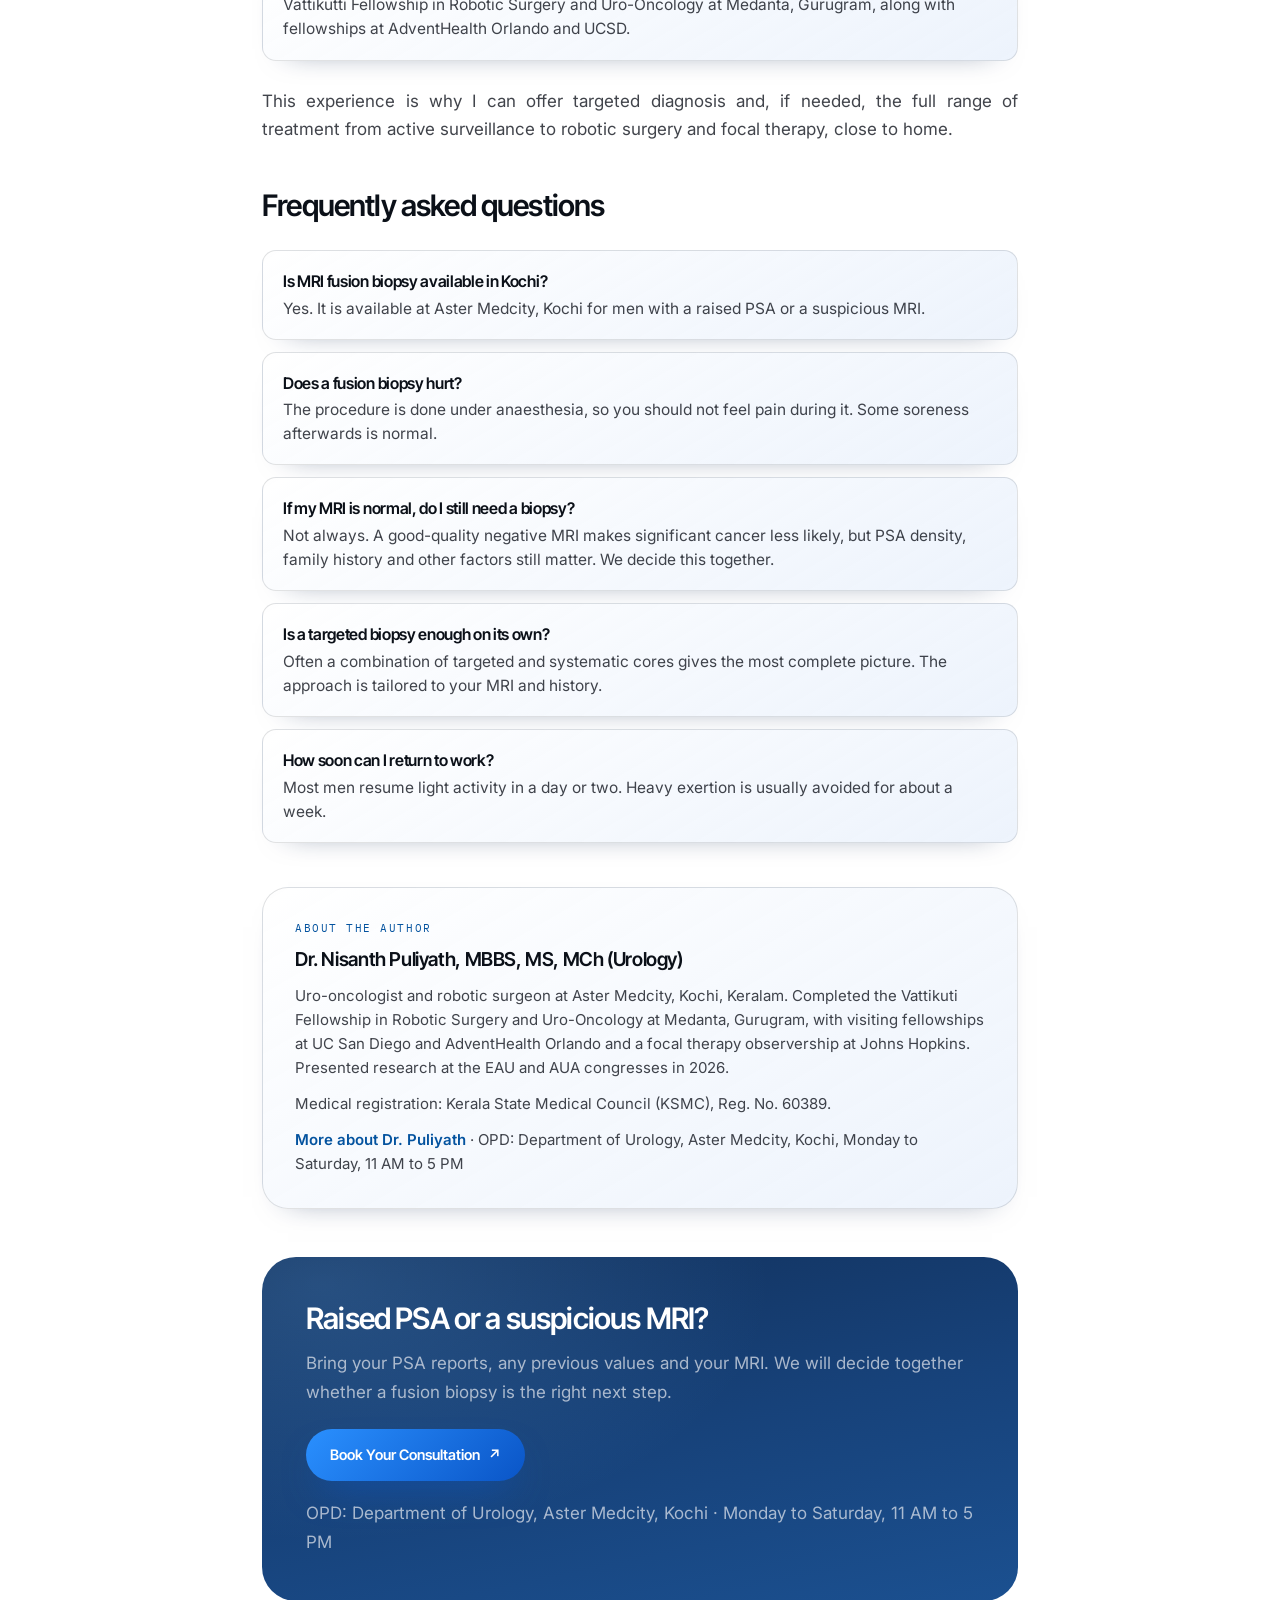
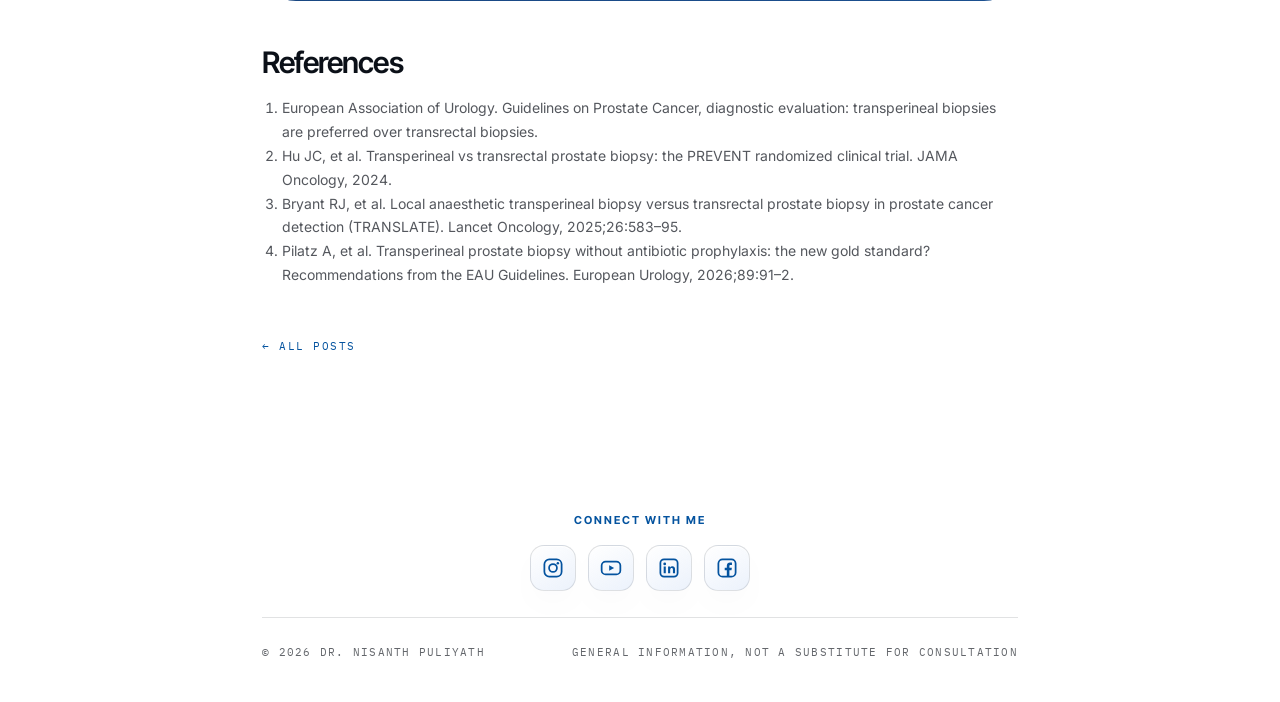
<file: blog-mri-fusion-transperineal-biopsy.html>
<!DOCTYPE html>
<html lang="en-IN">
<head>
<meta charset="UTF-8">
<meta name="viewport" content="width=device-width, initial-scale=1.0">
<title>MRI Fusion Transperineal Prostate Biopsy in Kochi, Kerala | Dr. Nisanth Puliyath</title>
<meta name="description" content="Looking for a fusion biopsy in Kochi, Kerala? A uro-oncologist explains MRI fusion transperineal prostate biopsy, why targeted biopsy is more accurate, and what to expect.">
<meta name="keywords" content="fusion biopsy in Kochi, fusion biopsy Kerala, MRI fusion biopsy, transperineal prostate biopsy, targeted biopsy prostate, prostate cancer diagnosis Kochi, high PSA, PI-RADS, urologist Kochi">
<meta name="robots" content="index, follow, max-image-preview:large">
<meta name="theme-color" content="#eaf0f9">
<link rel="icon" type="image/png" href="images/favicon.png">
<link rel="apple-touch-icon" href="images/favicon.png">
<link rel="canonical" href="https://drnisanthpuliyathurologist.org/blog-mri-fusion-transperineal-biopsy.html">
<link rel="author" href="https://drnisanthpuliyathurologist.org/">
<meta name="author" content="Dr. Nisanth Puliyath, MBBS, MS, MCh (Urology)">
<meta property="article:published_time" content="2026-11-06">
<meta property="article:modified_time" content="2026-11-07">
<meta property="article:section" content="Prostate cancer diagnosis">
<meta property="article:author" content="Dr. Nisanth Puliyath">

<meta name="geo.region" content="IN-KL">
<meta name="geo.placename" content="Kochi, Keralam, India">

<meta property="og:type" content="article">
<meta property="og:locale" content="en_IN">
<meta property="og:site_name" content="Dr. Nisanth Puliyath">
<meta property="og:title" content="MRI Fusion Transperineal Prostate Biopsy in Kochi, Kerala">
<meta property="og:description" content="What an MRI fusion transperineal biopsy is, why targeted biopsy through the skin is safer, and what to expect.">
<meta property="og:url" content="https://drnisanthpuliyathurologist.org/blog-mri-fusion-transperineal-biopsy.html">
<meta property="og:image" content="https://drnisanthpuliyathurologist.org/images/tp-vs-trus-biopsy.png">
<meta name="twitter:card" content="summary_large_image">
<meta name="twitter:title" content="MRI Fusion Transperineal Prostate Biopsy in Kochi, Kerala">
<meta name="twitter:description" content="What an MRI fusion transperineal biopsy is, why targeted biopsy through the skin is safer, and what to expect.">
<meta name="twitter:image" content="https://drnisanthpuliyathurologist.org/images/tp-vs-trus-biopsy.png">

<link rel="preconnect" href="https://fonts.googleapis.com">
<link rel="preconnect" href="https://fonts.gstatic.com" crossorigin>
<link href="https://fonts.googleapis.com/css2?family=Inter+Tight:wght@400;500;600;700&family=Inter:wght@300;400;500;600&family=IBM+Plex+Mono:wght@400;500&display=swap" rel="stylesheet">
<link rel="stylesheet" href="blog.css">

<script type="application/ld+json">
{
  "@context": "https://schema.org",
  "@type": [
    "BlogPosting",
    "MedicalWebPage"
  ],
  "headline": "MRI Fusion Transperineal Prostate Biopsy: Accurate Targeted Diagnosis in Kochi, Kerala",
  "description": "A uro-oncologist explains MRI fusion transperineal prostate biopsy, why targeted biopsy is more accurate and safer, and what to expect.",
  "image": "https://drnisanthpuliyathurologist.org/images/tp-vs-trus-biopsy.png",
  "datePublished": "2026-11-06",
  "author": {
    "@type": "Person",
    "@id": "https://drnisanthpuliyathurologist.org/#person",
    "name": "Dr. Nisanth Puliyath",
    "alternateName": [
      "Dr. Nisanth P",
      "Nisanth Puliyath"
    ],
    "honorificPrefix": "Dr.",
    "honorificSuffix": "MBBS, MS, MCh (Urology)",
    "url": "https://drnisanthpuliyathurologist.org/",
    "image": "https://drnisanthpuliyathurologist.org/images/nishsitemain.PNG",
    "jobTitle": "Uro-Oncologist and Robotic Surgeon",
    "worksFor": {
      "@type": "Hospital",
      "name": "Aster Medcity, Kochi"
    },
    "alumniOf": [
      {
        "@type": "CollegeOrUniversity",
        "name": "Government Medical College, Kozhikode"
      },
      {
        "@type": "CollegeOrUniversity",
        "name": "All India Institute of Medical Sciences, Rishikesh"
      }
    ],
    "hasCredential": [
      {
        "@type": "EducationalOccupationalCredential",
        "credentialCategory": "degree",
        "name": "MBBS"
      },
      {
        "@type": "EducationalOccupationalCredential",
        "credentialCategory": "degree",
        "name": "MS General Surgery"
      },
      {
        "@type": "EducationalOccupationalCredential",
        "credentialCategory": "degree",
        "name": "MCh Urology"
      },
      {
        "@type": "EducationalOccupationalCredential",
        "credentialCategory": "license",
        "name": "Medical registration, Kerala State Medical Council (KSMC)",
        "identifier": "60389",
        "recognizedBy": {
          "@type": "Organization",
          "name": "Kerala State Medical Council"
        }
      }
    ],
    "knowsAbout": [
      "Urology",
      "Uro-oncology",
      "Robotic prostatectomy",
      "MRI fusion prostate biopsy",
      "Transperineal prostate biopsy",
      "Focal therapy for prostate cancer",
      "Kidney cancer",
      "Bladder cancer"
    ],
    "sameAs": [
      "https://www.instagram.com/dr.nisanth.urologist",
      "https://www.youtube.com/@drnisanthpuliyath",
      "https://www.linkedin.com/in/dr-nisanth-puliyath-497b65133/"
    ]
  },
  "publisher": {
    "@type": "Person",
    "@id": "https://drnisanthpuliyathurologist.org/#person",
    "name": "Dr. Nisanth Puliyath"
  },
  "mainEntityOfPage": {
    "@type": "WebPage",
    "@id": "https://drnisanthpuliyathurologist.org/blog-mri-fusion-transperineal-biopsy.html"
  },
  "inLanguage": "en-IN",
  "about": [
    "MRI fusion biopsy",
    "Transperineal prostate biopsy",
    "Targeted biopsy",
    "Prostate cancer diagnosis"
  ],
  "reviewedBy": {
    "@type": "Person",
    "@id": "https://drnisanthpuliyathurologist.org/#person",
    "name": "Dr. Nisanth Puliyath"
  },
  "dateModified": "2026-11-07",
  "lastReviewed": "2026-11-07",
  "url": "https://drnisanthpuliyathurologist.org/blog-mri-fusion-transperineal-biopsy.html",
  "isAccessibleForFree": true,
  "articleSection": "Prostate cancer diagnosis",
  "audience": {
    "@type": "MedicalAudience",
    "audienceType": "Patient"
  },
  "keywords": "MRI fusion biopsy, Transperineal prostate biopsy, Targeted biopsy, Prostate cancer diagnosis"
}
</script>
<script type="application/ld+json">
{
  "@context": "https://schema.org",
  "@type": "BreadcrumbList",
  "itemListElement": [
    {
      "@type": "ListItem",
      "position": 1,
      "name": "Home",
      "item": "https://drnisanthpuliyathurologist.org/"
    },
    {
      "@type": "ListItem",
      "position": 2,
      "name": "Blogs",
      "item": "https://drnisanthpuliyathurologist.org/blog.html"
    },
    {
      "@type": "ListItem",
      "position": 3,
      "name": "MRI Fusion Transperineal Prostate Biopsy: Accurate Targeted Diagnosis in Kochi, Kerala",
      "item": "https://drnisanthpuliyathurologist.org/blog-mri-fusion-transperineal-biopsy.html"
    }
  ]
}
</script>
<script type="application/ld+json">
{
  "@context": "https://schema.org",
  "@type": "FAQPage",
  "mainEntity": [
    {
      "@type": "Question",
      "name": "Is MRI fusion biopsy available in Kochi, Kerala?",
      "acceptedAnswer": { "@type": "Answer", "text": "Yes. Dr. Nisanth Puliyath, Urologist at Aster Medcity Kochi, offers MRI fusion targeted transperineal prostate biopsy for men with a raised PSA or a suspicious prostate MRI." }
    },
    {
      "@type": "Question",
      "name": "Is a transperineal biopsy painful?",
      "acceptedAnswer": { "@type": "Answer", "text": "It is done under anaesthesia, so you should feel little or no pain during the procedure. Mild soreness in the perineum for a few days is common." }
    },
    {
      "@type": "Question",
      "name": "Why is transperineal biopsy safer than the transrectal route?",
      "acceptedAnswer": { "@type": "Answer", "text": "The needle passes through the skin of the perineum and avoids the rectum, which greatly lowers the chance of bowel bacteria causing an infection." }
    }
  ]
}
</script>
</head>
<body>

<div class="aurora" aria-hidden="true"><span class="a1"></span><span class="a2"></span><span class="a3"></span></div>
<div class="grain" aria-hidden="true"></div>

<div class="scroll-progress" id="progress" aria-hidden="true"></div>

<nav class="nav">
  <a href="index.html" class="brand">
    <img src="images/favicon.png" alt="" class="brand-mark" width="34" height="34">
    <span class="brand-copy">
      <b>Dr. Nisanth Puliyath</b>
      <span>Urology &middot; Robotic Uro-Oncology</span>
    </span>
  </a>
  <a href="https://www.asterhospitals.in/form/aster-book-appointment?hospital=2688&amp;doctor=18596" class="nav-cta" target="_blank" rel="noopener">Book Your Consultation <span class="arrow" aria-hidden="true">&#8599;</span></a>
</nav>

<main class="wrap">

  <div class="post-head">
    <p class="eyebrow">Prostate cancer diagnosis</p>
    <h1>MRI Fusion Transperineal Biopsy: Accurate Targeted Diagnosis in Kochi, Kerala</h1>
    <div class="byline">
      <b>Dr. Nisanth Puliyath, MBBS, MS, MCh</b>
      <span>Uro-Oncologist &amp; Robotic Surgeon</span>
      <span>7 min read</span>
    </div>
    <p class="reviewed"><svg viewBox="0 0 24 24" fill="none" aria-hidden="true"><path d="M12 2.8 4.5 5.7v5.6c0 4.5 3.1 8.4 7.5 9.9 4.4-1.5 7.5-5.4 7.5-9.9V5.7z" stroke="currentColor" stroke-width="1.8" stroke-linejoin="round"/><path d="m8.6 12.2 2.3 2.3 4.5-4.7" stroke="currentColor" stroke-width="1.9" stroke-linecap="round" stroke-linejoin="round"/></svg><span>Medically reviewed by <b>Dr. Nisanth Puliyath, MS, MCh</b> &middot; Last reviewed <time datetime="2026-11-07">November 2026</time></span></p>
  </div>

  <article>
    <p class="lead">A raised PSA, or an MRI report that mentions a &ldquo;PI-RADS 4&rdquo; or &ldquo;PI-RADS 5&rdquo; lesion, can be frightening. The next question is usually: do I really have cancer, and how do we find out safely? For many men in Kerala, the answer today is a fusion biopsy, specifically an MRI fusion transperineal prostate biopsy.</p>

    <div class="pull">If you are looking for a fusion biopsy in Kochi, Kerala, this is the technique that guidelines now favour, and it is available here.</div>

    <h2>What is an MRI fusion biopsy?</h2>
    <p>Prostate cancer is often invisible on a standard ultrasound. A prostate MRI, however, can show suspicious areas and grade them on the PI-RADS scale from 1 to 5. In a fusion biopsy, specialised software overlays the MRI, with the suspicious area outlined, onto the live ultrasound image during the procedure. This lets me aim the needle directly at the abnormal zone. This is called a targeted biopsy.</p>
    <p>A systematic biopsy samples the whole gland in a standard pattern. It is usually added to the targeted cores so that nothing important is missed.</p>

    <figure>
      <img src="images/mri-fusion-concept.svg" alt="Schematic: the MRI target is fused with live ultrasound so the needle can be steered to the suspicious area" width="720" height="300" loading="lazy" decoding="async">
      <figcaption>How MRI fusion works: the MRI-marked target is overlaid on live ultrasound to guide the needle</figcaption>
    </figure>

    <h2>What does &ldquo;transperineal&rdquo; mean?</h2>
    <p>The older approach, transrectal biopsy, passes needles through the wall of the rectum. The transperineal approach passes them through the skin of the perineum, the area between the scrotum and the anus, and avoids the rectum altogether.</p>

    <figure>
      <img src="images/tp-vs-trus-biopsy.svg" alt="3D-style illustration comparing transrectal biopsy, where the needle crosses the rectum, with transperineal biopsy, where the needle enters through the skin of the perineum and avoids the rectum" width="970" height="610" loading="lazy" decoding="async">
      <figcaption>Transrectal vs transperineal biopsy: the needle either crosses the rectum or enters through the skin (schematic, not to scale)</figcaption>
    </figure>

    <h2>Why choose a fusion transperineal biopsy?</h2>
    <ul class="benefits">
      <li><b>Better detection of significant cancer</b>Large trials such as PRECISION found that MRI-targeted biopsy detects more clinically significant cancers than random systematic biopsy, while finding fewer low-risk cancers that never needed treatment.</li>
      <li><b>Lower infection risk</b>Because the needle does not pass through the rectum, serious infection (sepsis) is very uncommon.</li>
      <li><b>Reaches difficult areas</b>The front (anterior) and tip (apex) of the prostate are hard to sample transrectally. The transperineal route reaches them far more reliably.</li>
      <li><b>Fewer repeat biopsies</b>Targeting the exact lesion reduces the chance of a &ldquo;false negative&rdquo; result and the anxiety of being called back.</li>
      <li><b>Helps plan treatment</b>Precise mapping of where the cancer lies supports decisions about active surveillance, robotic surgery or focal therapy.</li>
    </ul>

    <h2>The guideline view</h2>
    <div class="pull">The European Association of Urology recommends the transperineal route as the preferred approach for prostate biopsy, with the transrectal route as a second choice only when transperineal biopsy is not feasible.</div>
    <p>Transperineal biopsy is the guideline-preferred approach in Europe, is being adopted rapidly in the USA and other Western centres, and is now expanding quickly to the rest of the world. Here is how the two routes compare:</p>

    <div class="table-wrap">
      <table class="compare-table">
        <thead>
          <tr>
            <th scope="col"></th>
            <th scope="col">Transperineal (through the skin)</th>
            <th scope="col">Transrectal (through the rectum)</th>
          </tr>
        </thead>
        <tbody>
          <tr>
            <td>EAU guideline</td>
            <td><b>Preferred approach (strong recommendation)</b></td>
            <td>Second choice, when a transperineal biopsy is not feasible</td>
          </tr>
          <tr>
            <td>Infection and sepsis</td>
            <td>Lower risk in randomised trials (for example PREVENT)</td>
            <td>Higher: the needle crosses the bacteria-rich rectal wall</td>
          </tr>
          <tr>
            <td>Antibiotics</td>
            <td>Often avoidable or minimised with good skin preparation (recent EAU guidance)</td>
            <td>Broad-spectrum cover and rectal preparation usually needed</td>
          </tr>
          <tr>
            <td>Sampling</td>
            <td>All zones reached, including the anterior prostate and apex</td>
            <td>Anterior zones harder to reach</td>
          </tr>
          <tr>
            <td>Cancer detection</td>
            <td>Higher detection of clinically significant cancer in the large UK TRANSLATE trial (60% vs 54%)</td>
            <td>Lower in that head-to-head comparison</td>
          </tr>
          <tr>
            <td>Targeting</td>
            <td>MRI fusion-guided targeted cores plus systematic cores</td>
            <td>Traditionally ultrasound-guided random cores</td>
          </tr>
          <tr>
            <td>Anaesthesia and comfort</td>
            <td>Sedation or general anaesthesia (local also possible); can be slightly longer</td>
            <td>Usually local anaesthesia; quicker</td>
          </tr>
        </tbody>
      </table>
    </div>

    <h2>Who needs a fusion biopsy?</h2>
    <ul class="benefits">
      <li><b>A persistently raised or rising PSA</b>Especially when infection has been ruled out and the trend keeps climbing.</li>
      <li><b>A suspicious prostate MRI</b>A PI-RADS 3, 4 or 5 lesion, or an abnormal finding on digital rectal examination.</li>
      <li><b>A previous negative biopsy with ongoing suspicion</b>Targeting helps find what a random biopsy may have missed.</li>
      <li><b>Active surveillance or focal therapy planning</b>Men who need confirmatory targeted sampling or accurate mapping of the tumour.</li>
    </ul>

    <h2>The patient journey, step by step</h2>

    <figure>
      <img src="images/fusion-biopsy-pathway.svg" alt="Five-step pathway: PSA and consultation, prostate MRI, fusion biopsy, pathology report, treatment plan" width="720" height="150" loading="lazy" decoding="async">
      <figcaption>From PSA to treatment plan</figcaption>
    </figure>

    <ul class="benefits">
      <li><b>1. Before the procedure</b>A consultation, a review of your PSA trend and medicines (especially blood thinners), a prostate MRI and a urine test to rule out infection.</li>
      <li><b>2. The procedure</b>Usually a day-care procedure of roughly 30 to 45 minutes under anaesthesia. The MRI target is fused with live ultrasound and needles are guided through the perineum to the target and the surrounding gland.</li>
      <li><b>3. Recovery</b>Most men go home the same day. Mild perineal discomfort, a little blood in urine, or blood in semen for a few weeks is common and settles on its own. A small number of men have temporary difficulty passing urine, which we manage promptly.</li>
      <li><b>4. Results</b>Pathology is usually available within about a week. We then discuss whether no treatment is needed, active surveillance is suitable, or treatment such as robotic prostatectomy or focal therapy should be considered.</li>
    </ul>

    <div class="pull">Seek urgent help if you develop fever or chills, are unable to pass urine, or notice heavy bleeding after your biopsy.</div>

    <h2>Fusion biopsy in Kochi, Kerala: what to look for</h2>
    <p>If you are searching for a fusion biopsy in Kochi or elsewhere in Kerala, it helps to ask four questions. Is the biopsy transperineal? Is MRI fusion software used to take targeted cores? Is the MRI reviewed by an experienced radiologist? And is there a team that can offer the full range of options if cancer is found, from surveillance to robotic surgery and focal therapy?</p>
    <p>At Aster Medcity, Kochi, I perform MRI fusion transperineal biopsies as part of a complete prostate cancer pathway, so that diagnosis and treatment planning happen together. I am bringing my expertise as a pioneer of this biopsy technique to the region, making guideline-preferred prostate diagnosis available close to home in Kerala.</p>

    <h2>Training behind the technique</h2>
    <ul class="benefits">
      <li><b>Johns Hopkins, USA</b>Focal therapy observership under Dr. Arvin K. George, with exposure to MRI fusion-guided targeting and precision prostate cancer care.</li>
      <li><b>London, UK</b>Completed hands-on training in transperineal biopsy in London, and presented my research at the European Association of Urology (EAU) Congress 2026.</li>
      <li><b>Robotic uro-oncology</b>Vattikutti Fellowship in Robotic Surgery and Uro-Oncology at Medanta, Gurugram, along with fellowships at AdventHealth Orlando and UCSD.</li>
    </ul>
    <p>This experience is why I can offer targeted diagnosis and, if needed, the full range of treatment from active surveillance to robotic surgery and focal therapy, close to home.</p>

    <h2>Frequently asked questions</h2>
    <ul class="benefits">
      <li><b>Is MRI fusion biopsy available in Kochi?</b>Yes. It is available at Aster Medcity, Kochi for men with a raised PSA or a suspicious MRI.</li>
      <li><b>Does a fusion biopsy hurt?</b>The procedure is done under anaesthesia, so you should not feel pain during it. Some soreness afterwards is normal.</li>
      <li><b>If my MRI is normal, do I still need a biopsy?</b>Not always. A good-quality negative MRI makes significant cancer less likely, but PSA density, family history and other factors still matter. We decide this together.</li>
      <li><b>Is a targeted biopsy enough on its own?</b>Often a combination of targeted and systematic cores gives the most complete picture. The approach is tailored to your MRI and history.</li>
      <li><b>How soon can I return to work?</b>Most men resume light activity in a day or two. Heavy exertion is usually avoided for about a week.</li>
    </ul>

    <aside class="author-box" aria-label="About the author">
      <p class="author-kicker">About the author</p>
      <p class="author-name">Dr. Nisanth Puliyath, MBBS, MS, MCh (Urology)</p>
      <p>Uro-oncologist and robotic surgeon at Aster Medcity, Kochi, Keralam. Completed the Vattikuti Fellowship in Robotic Surgery and Uro-Oncology at Medanta, Gurugram, with visiting fellowships at UC San Diego and AdventHealth Orlando and a focal therapy observership at Johns Hopkins. Presented research at the EAU and AUA congresses in 2026.</p>
      <p>Medical registration: Kerala State Medical Council (KSMC), Reg. No. 60389.</p>
      <p><a href="index.html#about">More about Dr. Puliyath</a> &middot; OPD: Department of Urology, Aster Medcity, Kochi, Monday to Saturday, 11 AM to 5 PM</p>
    </aside>

    <div class="closing">
      <h2>Raised PSA or a suspicious MRI?</h2>
      <p>Bring your PSA reports, any previous values and your MRI. We will decide together whether a fusion biopsy is the right next step.</p>
      <a class="btn" href="https://www.asterhospitals.in/form/aster-book-appointment?hospital=2688&amp;doctor=18596" target="_blank" rel="noopener">Book Your Consultation <span class="arrow" aria-hidden="true">&#8599;</span></a>
      <p style="margin:18px 0 0">OPD: Department of Urology, Aster Medcity, Kochi &middot; Monday to Saturday, 11 AM to 5 PM</p>
    </div>

    <h2>References</h2>
    <ol style="font-size:14px;line-height:1.7;color:rgba(11,16,24,.7);padding-left:20px">
      <li>European Association of Urology. Guidelines on Prostate Cancer, diagnostic evaluation: transperineal biopsies are preferred over transrectal biopsies.</li>
      <li>Hu JC, et al. Transperineal vs transrectal prostate biopsy: the PREVENT randomized clinical trial. JAMA Oncology, 2024.</li>
      <li>Bryant RJ, et al. Local anaesthetic transperineal biopsy versus transrectal prostate biopsy in prostate cancer detection (TRANSLATE). Lancet Oncology, 2025;26:583&ndash;95.</li>
      <li>Pilatz A, et al. Transperineal prostate biopsy without antibiotic prophylaxis: the new gold standard? Recommendations from the EAU Guidelines. European Urology, 2026;89:91&ndash;2.</li>
    </ol>

    <a class="back" href="blog.html">&larr; All posts</a>
  </article>

  <p class="social-head">Connect with me</p>
  <div class="social">
    <a href="https://www.instagram.com/dr.nisanth.urologist?igsh=MXNhZWNmbmNmbGRldQ%3D%3D&amp;utm_source=qr" target="_blank" rel="noopener" aria-label="Instagram"><svg viewBox="0 0 24 24" aria-hidden="true"><rect x="2.6" y="2.6" width="18.8" height="18.8" rx="5.4" fill="none" stroke="currentColor" stroke-width="1.9"/><circle cx="12" cy="12" r="4.3" fill="none" stroke="currentColor" stroke-width="1.9"/><circle cx="17.3" cy="6.7" r="1.35" fill="currentColor"/></svg></a>
    <a href="https://youtube.com/@drnisanthpuliyath?si=EzuBg6qo5IoruWQy" target="_blank" rel="noopener" aria-label="YouTube"><svg viewBox="0 0 24 24" aria-hidden="true"><rect x="1.8" y="5" width="20.4" height="14" rx="4.4" fill="none" stroke="currentColor" stroke-width="1.9"/><path d="M10 8.9l5.4 3.1L10 15.1z" fill="currentColor"/></svg></a>
    <a href="https://www.linkedin.com/in/dr-nisanth-puliyath-497b65133/" target="_blank" rel="noopener" aria-label="LinkedIn"><svg viewBox="0 0 24 24" aria-hidden="true"><rect x="2.6" y="2.6" width="18.8" height="18.8" rx="4" fill="none" stroke="currentColor" stroke-width="1.9"/><circle cx="7.3" cy="7.5" r="1.5" fill="currentColor"/><path d="M6.2 10.4h2.3v7.4H6.2zM11 17.8v-7.4h2.2v1a2.9 2.9 0 0 1 2.5-1.2c1.8 0 2.9 1.1 2.9 3.2v4.4h-2.3v-4c0-1.1-.5-1.7-1.4-1.7s-1.6.6-1.6 1.8v3.9z" fill="currentColor"/></svg></a>
    <a href="https://www.facebook.com/share/1D41VoBPns/?mibextid=wwXIfr" target="_blank" rel="noopener" aria-label="Facebook"><svg viewBox="0 0 24 24" aria-hidden="true"><rect x="2.6" y="2.6" width="18.8" height="18.8" rx="4.6" fill="none" stroke="currentColor" stroke-width="1.9"/><path d="M14.6 21.4v-7h2.3l.4-2.8h-2.7V9.9c0-.8.2-1.3 1.4-1.3h1.4V6.1a19 19 0 0 0-2.1-.1c-2.1 0-3.5 1.3-3.5 3.6v2h-2.3v2.8h2.3v7z" fill="currentColor"/></svg></a>
  </div>

  <footer>
    <span>&copy; 2026 Dr. Nisanth Puliyath</span>
    <span>General information, not a substitute for consultation</span>
  </footer>

</main>

<script>
(function(){
  'use strict';
  var bar = document.getElementById('progress'), queued = false;
  function draw(){
    var h = document.documentElement;
    var max = h.scrollHeight - h.clientHeight;
    bar.style.setProperty('--p', (max > 0 ? (h.scrollTop / max) * 100 : 0).toFixed(2) + '%');
    queued = false;
  }
  window.addEventListener('scroll', function(){
    if (!queued){ queued = true; requestAnimationFrame(draw); }
  }, { passive:true });
  draw();
})();
</script>
</body>
</html>
</file>
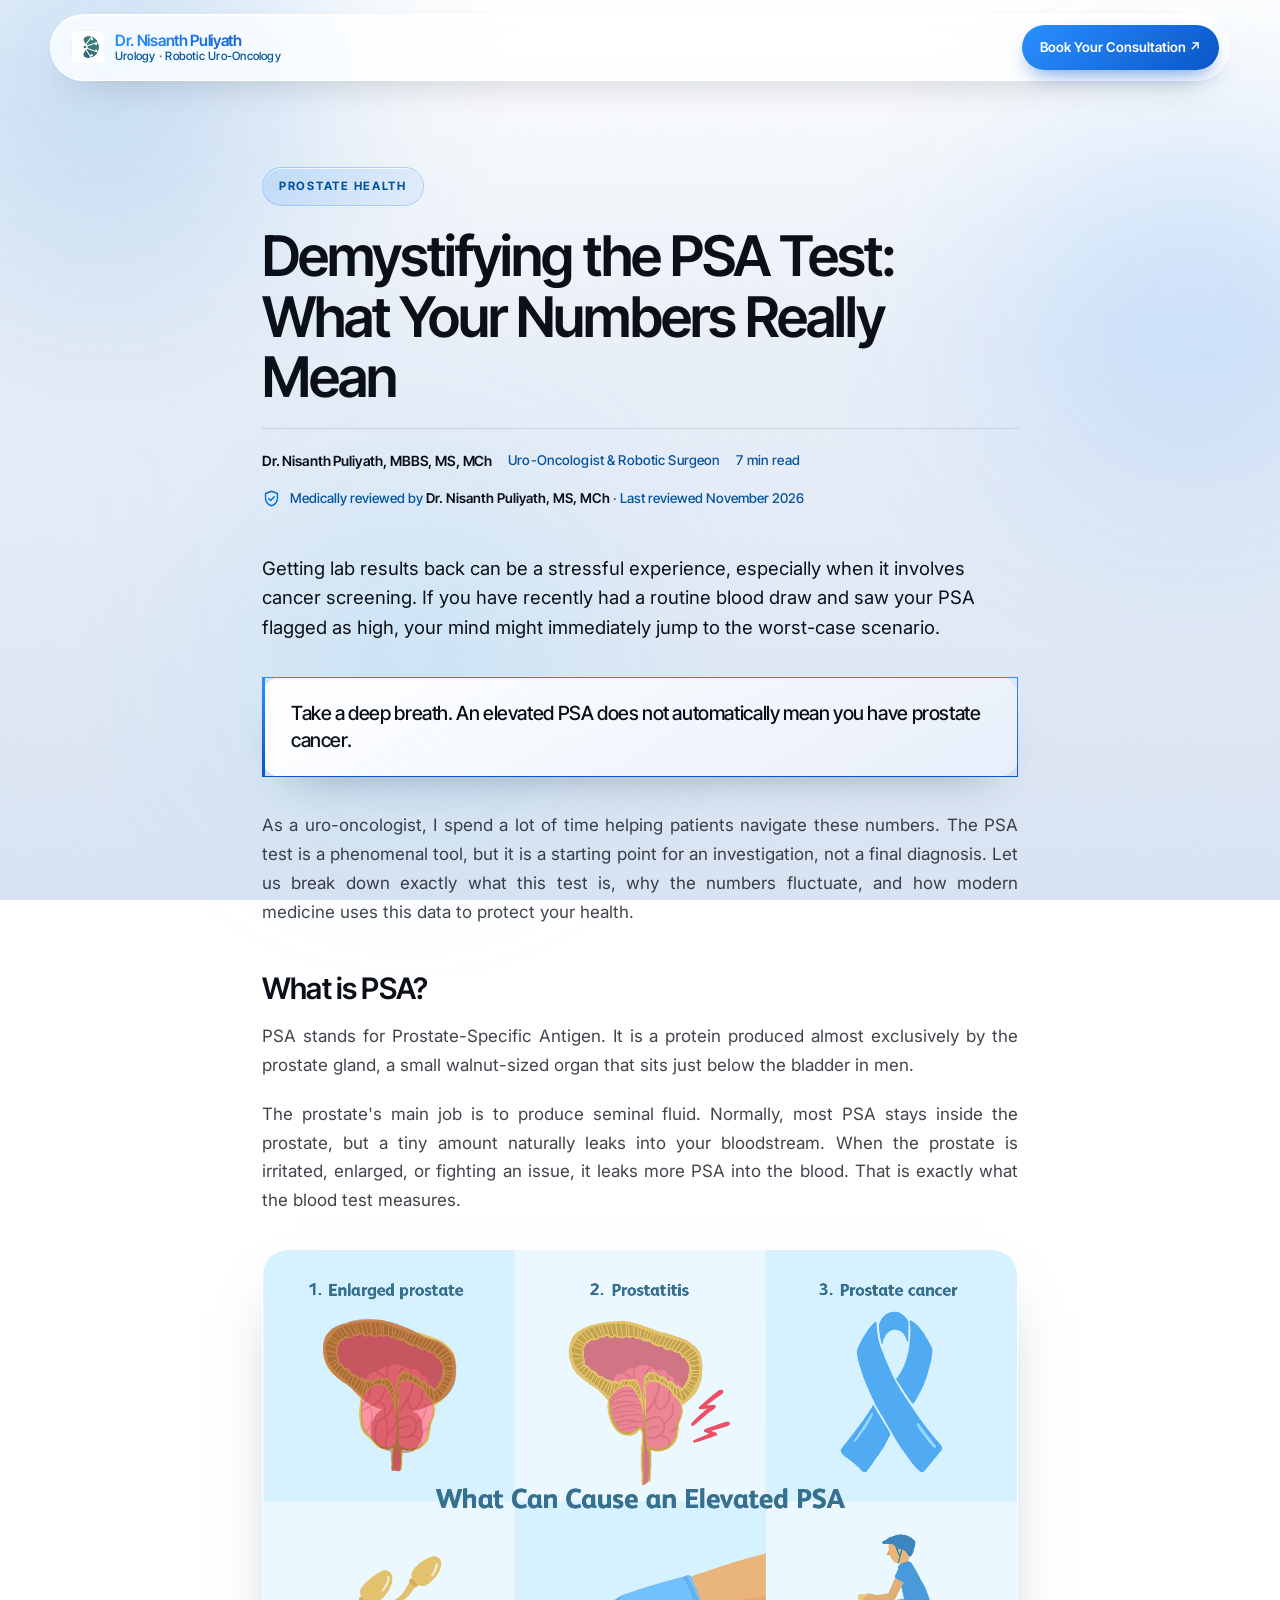
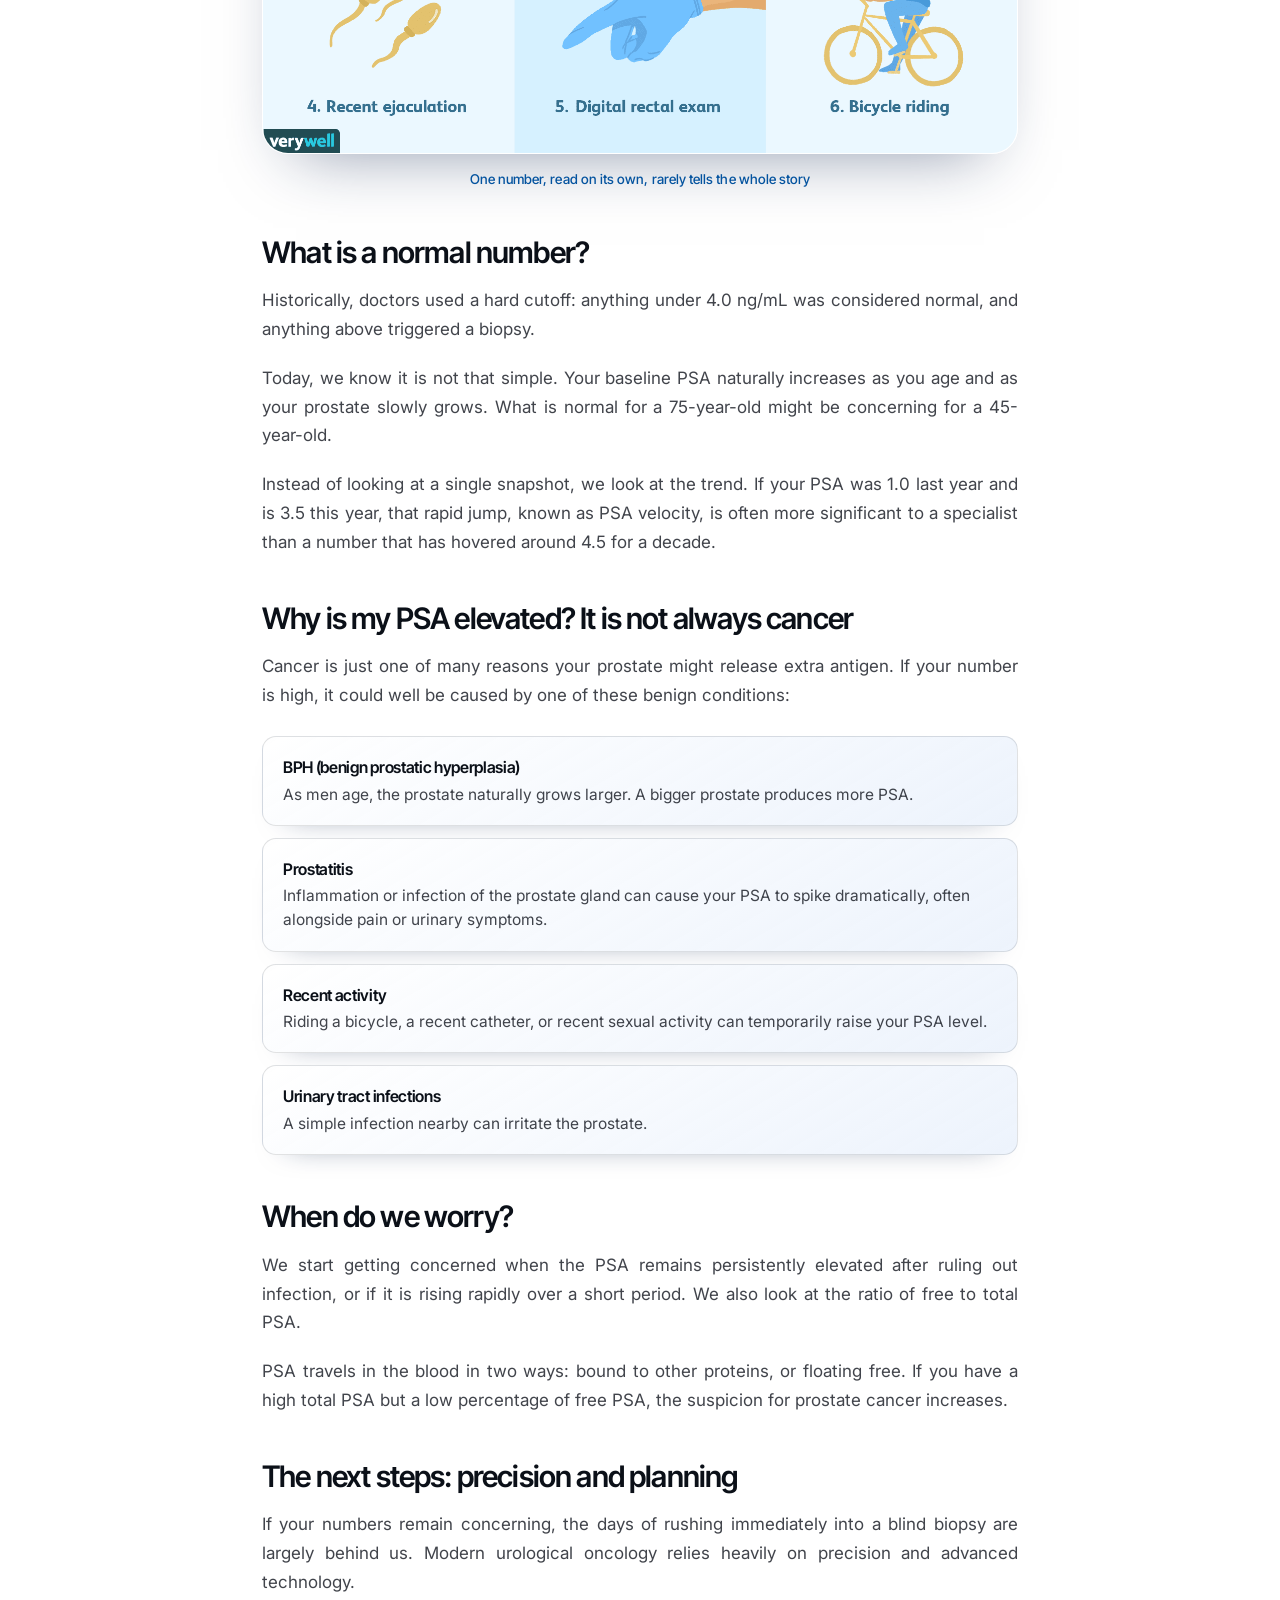
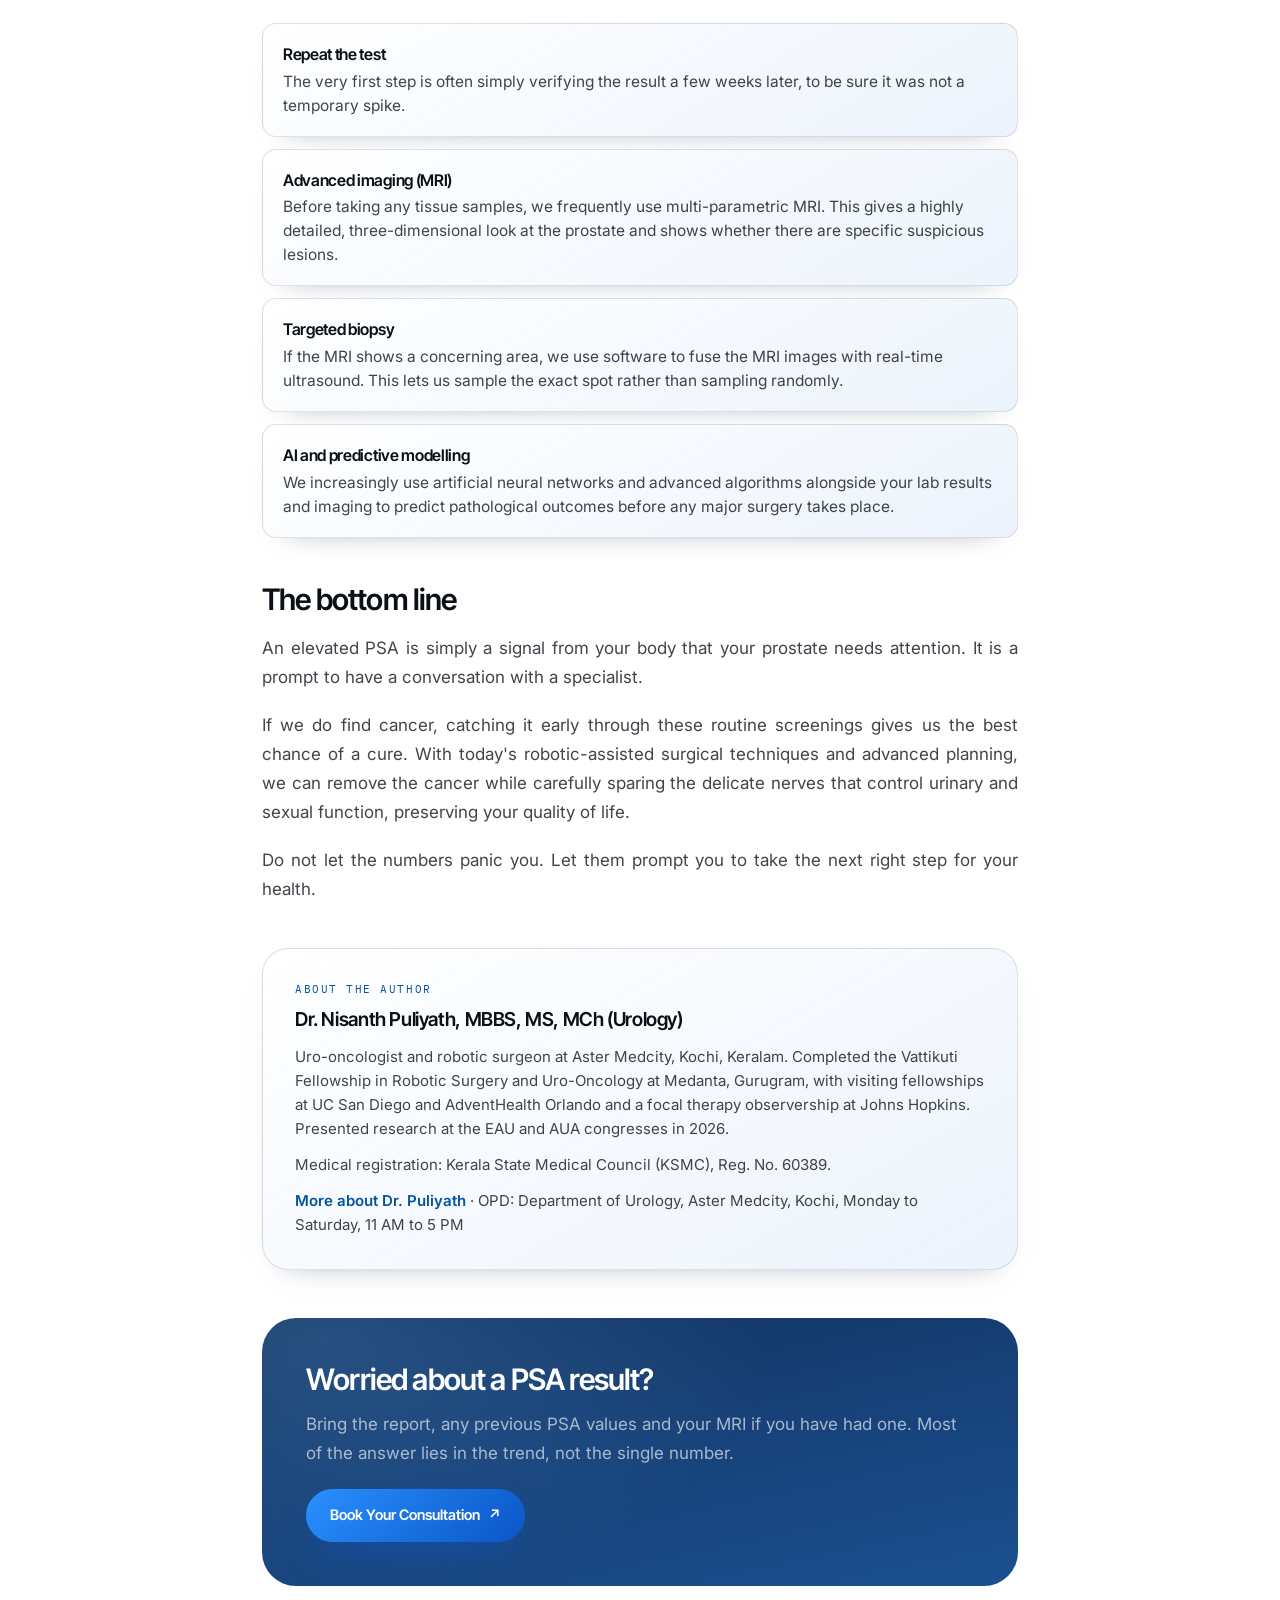
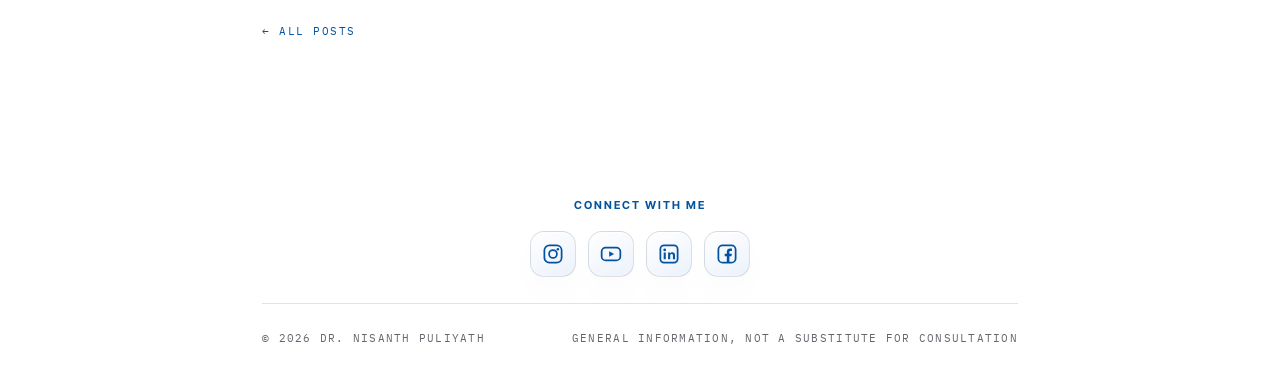
<file: blog-psa-test.html>
<!DOCTYPE html>
<html lang="en-IN">
<head>
<meta charset="UTF-8">
<meta name="viewport" content="width=device-width, initial-scale=1.0">
<title>Demystifying the PSA Test: What Your Numbers Really Mean | Dr. Nisanth Puliyath</title>
<meta name="description" content="An elevated PSA does not automatically mean prostate cancer. A uro-oncologist explains what PSA is, why it rises, and what happens next.">
<meta name="robots" content="index, follow, max-image-preview:large">
<meta name="theme-color" content="#eaf0f9">
<link rel="icon" type="image/png" href="images/favicon.png">
<link rel="apple-touch-icon" href="images/favicon.png">
<link rel="canonical" href="https://drnisanthpuliyathurologist.org/blog-psa-test.html">
<link rel="author" href="https://drnisanthpuliyathurologist.org/">
<meta name="author" content="Dr. Nisanth Puliyath, MBBS, MS, MCh (Urology)">
<meta property="article:published_time" content="2026-08-14">
<meta property="article:modified_time" content="2026-11-07">
<meta property="article:section" content="Prostate health">
<meta property="article:author" content="Dr. Nisanth Puliyath">

<meta name="geo.region" content="IN-KL">
<meta name="geo.placename" content="Kochi, Keralam, India">

<meta property="og:type" content="article">
<meta property="og:locale" content="en_IN">
<meta property="og:site_name" content="Dr. Nisanth Puliyath">
<meta property="og:title" content="Demystifying the PSA Test: What Your Numbers Really Mean">
<meta property="og:description" content="An elevated PSA is a signal that your prostate needs attention, not a diagnosis.">
<meta property="og:url" content="https://drnisanthpuliyathurologist.org/blog-psa-test.html">
<meta property="og:image" content="https://drnisanthpuliyathurologist.org/images/psa.jpg">
<meta name="twitter:card" content="summary_large_image">
<meta name="twitter:title" content="Demystifying the PSA Test: What Your Numbers Really Mean">
<meta name="twitter:description" content="An elevated PSA is a signal that your prostate needs attention, not a diagnosis.">
<meta name="twitter:image" content="https://drnisanthpuliyathurologist.org/images/psa.jpg">

<link rel="preconnect" href="https://fonts.googleapis.com">
<link rel="preconnect" href="https://fonts.gstatic.com" crossorigin>
<link href="https://fonts.googleapis.com/css2?family=Inter+Tight:wght@400;500;600;700&family=Inter:wght@300;400;500;600&family=IBM+Plex+Mono:wght@400;500&display=swap" rel="stylesheet">
<link rel="stylesheet" href="blog.css">

<script type="application/ld+json">
{
  "@context": "https://schema.org",
  "@type": [
    "BlogPosting",
    "MedicalWebPage"
  ],
  "headline": "Demystifying the PSA Test: What Your Numbers Really Mean",
  "description": "A uro-oncologist explains what PSA measures, the benign reasons it rises, and how MRI and targeted biopsy have replaced blind biopsy.",
  "image": "https://drnisanthpuliyathurologist.org/images/psa.jpg",
  "author": {
    "@type": "Person",
    "@id": "https://drnisanthpuliyathurologist.org/#person",
    "name": "Dr. Nisanth Puliyath",
    "alternateName": [
      "Dr. Nisanth P",
      "Nisanth Puliyath"
    ],
    "honorificPrefix": "Dr.",
    "honorificSuffix": "MBBS, MS, MCh (Urology)",
    "url": "https://drnisanthpuliyathurologist.org/",
    "image": "https://drnisanthpuliyathurologist.org/images/nishsitemain.PNG",
    "jobTitle": "Uro-Oncologist and Robotic Surgeon",
    "worksFor": {
      "@type": "Hospital",
      "name": "Aster Medcity, Kochi"
    },
    "alumniOf": [
      {
        "@type": "CollegeOrUniversity",
        "name": "Government Medical College, Kozhikode"
      },
      {
        "@type": "CollegeOrUniversity",
        "name": "All India Institute of Medical Sciences, Rishikesh"
      }
    ],
    "hasCredential": [
      {
        "@type": "EducationalOccupationalCredential",
        "credentialCategory": "degree",
        "name": "MBBS"
      },
      {
        "@type": "EducationalOccupationalCredential",
        "credentialCategory": "degree",
        "name": "MS General Surgery"
      },
      {
        "@type": "EducationalOccupationalCredential",
        "credentialCategory": "degree",
        "name": "MCh Urology"
      },
      {
        "@type": "EducationalOccupationalCredential",
        "credentialCategory": "license",
        "name": "Medical registration, Kerala State Medical Council (KSMC)",
        "identifier": "60389",
        "recognizedBy": {
          "@type": "Organization",
          "name": "Kerala State Medical Council"
        }
      }
    ],
    "knowsAbout": [
      "Urology",
      "Uro-oncology",
      "Robotic prostatectomy",
      "MRI fusion prostate biopsy",
      "Transperineal prostate biopsy",
      "Focal therapy for prostate cancer",
      "Kidney cancer",
      "Bladder cancer"
    ],
    "sameAs": [
      "https://www.instagram.com/dr.nisanth.urologist",
      "https://www.youtube.com/@drnisanthpuliyath",
      "https://www.linkedin.com/in/dr-nisanth-puliyath-497b65133/"
    ]
  },
  "publisher": {
    "@type": "Person",
    "@id": "https://drnisanthpuliyathurologist.org/#person",
    "name": "Dr. Nisanth Puliyath"
  },
  "mainEntityOfPage": {
    "@type": "WebPage",
    "@id": "https://drnisanthpuliyathurologist.org/blog-psa-test.html"
  },
  "inLanguage": "en-IN",
  "about": [
    "PSA test",
    "Prostate cancer screening",
    "Prostate MRI",
    "Urology"
  ],
  "reviewedBy": {
    "@type": "Person",
    "@id": "https://drnisanthpuliyathurologist.org/#person",
    "name": "Dr. Nisanth Puliyath"
  },
  "datePublished": "2026-08-14",
  "dateModified": "2026-11-07",
  "lastReviewed": "2026-11-07",
  "url": "https://drnisanthpuliyathurologist.org/blog-psa-test.html",
  "isAccessibleForFree": true,
  "articleSection": "Prostate health",
  "audience": {
    "@type": "MedicalAudience",
    "audienceType": "Patient"
  },
  "keywords": "PSA test, Prostate cancer screening, Prostate MRI, Urology"
}
</script>
<script type="application/ld+json">
{
  "@context": "https://schema.org",
  "@type": "BreadcrumbList",
  "itemListElement": [
    {
      "@type": "ListItem",
      "position": 1,
      "name": "Home",
      "item": "https://drnisanthpuliyathurologist.org/"
    },
    {
      "@type": "ListItem",
      "position": 2,
      "name": "Blogs",
      "item": "https://drnisanthpuliyathurologist.org/blog.html"
    },
    {
      "@type": "ListItem",
      "position": 3,
      "name": "Demystifying the PSA Test: What Your Numbers Really Mean",
      "item": "https://drnisanthpuliyathurologist.org/blog-psa-test.html"
    }
  ]
}
</script>
</head>
<body>

<div class="aurora" aria-hidden="true"><span class="a1"></span><span class="a2"></span><span class="a3"></span></div>
<div class="grain" aria-hidden="true"></div>

<div class="scroll-progress" id="progress" aria-hidden="true"></div>

<nav class="nav">
  <a href="index.html" class="brand">
    <img src="images/favicon.png" alt="" class="brand-mark" width="34" height="34">
    <span class="brand-copy">
      <b>Dr. Nisanth Puliyath</b>
      <span>Urology &middot; Robotic Uro-Oncology</span>
    </span>
  </a>
  <a href="https://www.asterhospitals.in/form/aster-book-appointment?hospital=2688&amp;doctor=18596" class="nav-cta" target="_blank" rel="noopener">Book Your Consultation <span class="arrow" aria-hidden="true">&#8599;</span></a>
</nav>

<main class="wrap">

  <div class="post-head">
    <p class="eyebrow">Prostate health</p>
    <h1>Demystifying the PSA Test: What Your Numbers Really Mean</h1>
    <div class="byline">
      <b>Dr. Nisanth Puliyath, MBBS, MS, MCh</b>
      <span>Uro-Oncologist &amp; Robotic Surgeon</span>
      <span>7 min read</span>
    </div>
    <p class="reviewed"><svg viewBox="0 0 24 24" fill="none" aria-hidden="true"><path d="M12 2.8 4.5 5.7v5.6c0 4.5 3.1 8.4 7.5 9.9 4.4-1.5 7.5-5.4 7.5-9.9V5.7z" stroke="currentColor" stroke-width="1.8" stroke-linejoin="round"/><path d="m8.6 12.2 2.3 2.3 4.5-4.7" stroke="currentColor" stroke-width="1.9" stroke-linecap="round" stroke-linejoin="round"/></svg><span>Medically reviewed by <b>Dr. Nisanth Puliyath, MS, MCh</b> &middot; Last reviewed <time datetime="2026-11-07">November 2026</time></span></p>
  </div>

  <article>
    <p class="lead">Getting lab results back can be a stressful experience, especially when it involves cancer screening. If you have recently had a routine blood draw and saw your PSA flagged as high, your mind might immediately jump to the worst-case scenario.</p>

    <div class="pull">Take a deep breath. An elevated PSA does not automatically mean you have prostate cancer.</div>

    <p>As a uro-oncologist, I spend a lot of time helping patients navigate these numbers. The PSA test is a phenomenal tool, but it is a starting point for an investigation, not a final diagnosis. Let us break down exactly what this test is, why the numbers fluctuate, and how modern medicine uses this data to protect your health.</p>

    <h2>What is PSA?</h2>
    <p>PSA stands for Prostate-Specific Antigen. It is a protein produced almost exclusively by the prostate gland, a small walnut-sized organ that sits just below the bladder in men.</p>
    <p>The prostate's main job is to produce seminal fluid. Normally, most PSA stays inside the prostate, but a tiny amount naturally leaks into your bloodstream. When the prostate is irritated, enlarged, or fighting an issue, it leaks more PSA into the blood. That is exactly what the blood test measures.</p>

    <figure>
      <img src="images/psa.png" alt="PSA blood test report being reviewed" loading="lazy" decoding="async">
      <figcaption>One number, read on its own, rarely tells the whole story</figcaption>
    </figure>

    <h2>What is a normal number?</h2>
    <p>Historically, doctors used a hard cutoff: anything under 4.0 ng/mL was considered normal, and anything above triggered a biopsy.</p>
    <p>Today, we know it is not that simple. Your baseline PSA naturally increases as you age and as your prostate slowly grows. What is normal for a 75-year-old might be concerning for a 45-year-old.</p>
    <p>Instead of looking at a single snapshot, we look at the trend. If your PSA was 1.0 last year and is 3.5 this year, that rapid jump, known as PSA velocity, is often more significant to a specialist than a number that has hovered around 4.5 for a decade.</p>

    <h2>Why is my PSA elevated? It is not always cancer</h2>
    <p>Cancer is just one of many reasons your prostate might release extra antigen. If your number is high, it could well be caused by one of these benign conditions:</p>

    <ul class="benefits">
      <li><b>BPH (benign prostatic hyperplasia)</b>As men age, the prostate naturally grows larger. A bigger prostate produces more PSA.</li>
      <li><b>Prostatitis</b>Inflammation or infection of the prostate gland can cause your PSA to spike dramatically, often alongside pain or urinary symptoms.</li>
      <li><b>Recent activity</b>Riding a bicycle, a recent catheter, or recent sexual activity can temporarily raise your PSA level.</li>
      <li><b>Urinary tract infections</b>A simple infection nearby can irritate the prostate.</li>
    </ul>

    <h2>When do we worry?</h2>
    <p>We start getting concerned when the PSA remains persistently elevated after ruling out infection, or if it is rising rapidly over a short period. We also look at the ratio of free to total PSA.</p>
    <p>PSA travels in the blood in two ways: bound to other proteins, or floating free. If you have a high total PSA but a low percentage of free PSA, the suspicion for prostate cancer increases.</p>

    <h2>The next steps: precision and planning</h2>
    <p>If your numbers remain concerning, the days of rushing immediately into a blind biopsy are largely behind us. Modern urological oncology relies heavily on precision and advanced technology.</p>

    <ul class="benefits">
      <li><b>Repeat the test</b>The very first step is often simply verifying the result a few weeks later, to be sure it was not a temporary spike.</li>
      <li><b>Advanced imaging (MRI)</b>Before taking any tissue samples, we frequently use multi-parametric MRI. This gives a highly detailed, three-dimensional look at the prostate and shows whether there are specific suspicious lesions.</li>
      <li><b>Targeted biopsy</b>If the MRI shows a concerning area, we use software to fuse the MRI images with real-time ultrasound. This lets us sample the exact spot rather than sampling randomly.</li>
      <li><b>AI and predictive modelling</b>We increasingly use artificial neural networks and advanced algorithms alongside your lab results and imaging to predict pathological outcomes before any major surgery takes place.</li>
    </ul>

    <h2>The bottom line</h2>
    <p>An elevated PSA is simply a signal from your body that your prostate needs attention. It is a prompt to have a conversation with a specialist.</p>
    <p>If we do find cancer, catching it early through these routine screenings gives us the best chance of a cure. With today's robotic-assisted surgical techniques and advanced planning, we can remove the cancer while carefully sparing the delicate nerves that control urinary and sexual function, preserving your quality of life.</p>
    <p>Do not let the numbers panic you. Let them prompt you to take the next right step for your health.</p>

    <aside class="author-box" aria-label="About the author">
      <p class="author-kicker">About the author</p>
      <p class="author-name">Dr. Nisanth Puliyath, MBBS, MS, MCh (Urology)</p>
      <p>Uro-oncologist and robotic surgeon at Aster Medcity, Kochi, Keralam. Completed the Vattikuti Fellowship in Robotic Surgery and Uro-Oncology at Medanta, Gurugram, with visiting fellowships at UC San Diego and AdventHealth Orlando and a focal therapy observership at Johns Hopkins. Presented research at the EAU and AUA congresses in 2026.</p>
      <p>Medical registration: Kerala State Medical Council (KSMC), Reg. No. 60389.</p>
      <p><a href="index.html#about">More about Dr. Puliyath</a> &middot; OPD: Department of Urology, Aster Medcity, Kochi, Monday to Saturday, 11 AM to 5 PM</p>
    </aside>

    <div class="closing">
      <h2>Worried about a PSA result?</h2>
      <p>Bring the report, any previous PSA values and your MRI if you have had one. Most of the answer lies in the trend, not the single number.</p>
      <a class="btn" href="https://www.asterhospitals.in/form/aster-book-appointment?hospital=2688&amp;doctor=18596" target="_blank" rel="noopener">Book Your Consultation <span class="arrow" aria-hidden="true">&#8599;</span></a>
    </div>

    <a class="back" href="blog.html">&larr; All posts</a>
  </article>

  <p class="social-head">Connect with me</p>
  <div class="social">
    <a href="https://www.instagram.com/dr.nisanth.urologist?igsh=MXNhZWNmbmNmbGRldQ%3D%3D&amp;utm_source=qr" target="_blank" rel="noopener" aria-label="Instagram"><svg viewBox="0 0 24 24" aria-hidden="true"><rect x="2.6" y="2.6" width="18.8" height="18.8" rx="5.4" fill="none" stroke="currentColor" stroke-width="1.9"/><circle cx="12" cy="12" r="4.3" fill="none" stroke="currentColor" stroke-width="1.9"/><circle cx="17.3" cy="6.7" r="1.35" fill="currentColor"/></svg></a>
    <a href="https://youtube.com/@drnisanthpuliyath?si=EzuBg6qo5IoruWQy" target="_blank" rel="noopener" aria-label="YouTube"><svg viewBox="0 0 24 24" aria-hidden="true"><rect x="1.8" y="5" width="20.4" height="14" rx="4.4" fill="none" stroke="currentColor" stroke-width="1.9"/><path d="M10 8.9l5.4 3.1L10 15.1z" fill="currentColor"/></svg></a>
    <a href="https://www.linkedin.com/in/dr-nisanth-puliyath-497b65133/" target="_blank" rel="noopener" aria-label="LinkedIn"><svg viewBox="0 0 24 24" aria-hidden="true"><rect x="2.6" y="2.6" width="18.8" height="18.8" rx="4" fill="none" stroke="currentColor" stroke-width="1.9"/><circle cx="7.3" cy="7.5" r="1.5" fill="currentColor"/><path d="M6.2 10.4h2.3v7.4H6.2zM11 17.8v-7.4h2.2v1a2.9 2.9 0 0 1 2.5-1.2c1.8 0 2.9 1.1 2.9 3.2v4.4h-2.3v-4c0-1.1-.5-1.7-1.4-1.7s-1.6.6-1.6 1.8v3.9z" fill="currentColor"/></svg></a>
    <a href="https://www.facebook.com/share/1D41VoBPns/?mibextid=wwXIfr" target="_blank" rel="noopener" aria-label="Facebook"><svg viewBox="0 0 24 24" aria-hidden="true"><rect x="2.6" y="2.6" width="18.8" height="18.8" rx="4.6" fill="none" stroke="currentColor" stroke-width="1.9"/><path d="M14.6 21.4v-7h2.3l.4-2.8h-2.7V9.9c0-.8.2-1.3 1.4-1.3h1.4V6.1a19 19 0 0 0-2.1-.1c-2.1 0-3.5 1.3-3.5 3.6v2h-2.3v2.8h2.3v7z" fill="currentColor"/></svg></a>
  </div>

  <footer>
    <span>&copy; 2026 Dr. Nisanth Puliyath</span>
    <span>General information, not a substitute for consultation</span>
  </footer>

</main>

<script>
(function(){
  'use strict';
  var bar = document.getElementById('progress'), queued = false;
  function draw(){
    var h = document.documentElement;
    var max = h.scrollHeight - h.clientHeight;
    bar.style.setProperty('--p', (max > 0 ? (h.scrollTop / max) * 100 : 0).toFixed(2) + '%');
    queued = false;
  }
  window.addEventListener('scroll', function(){
    if (!queued){ queued = true; requestAnimationFrame(draw); }
  }, { passive:true });
  draw();
})();
</script>
</body>
</html>
</file>
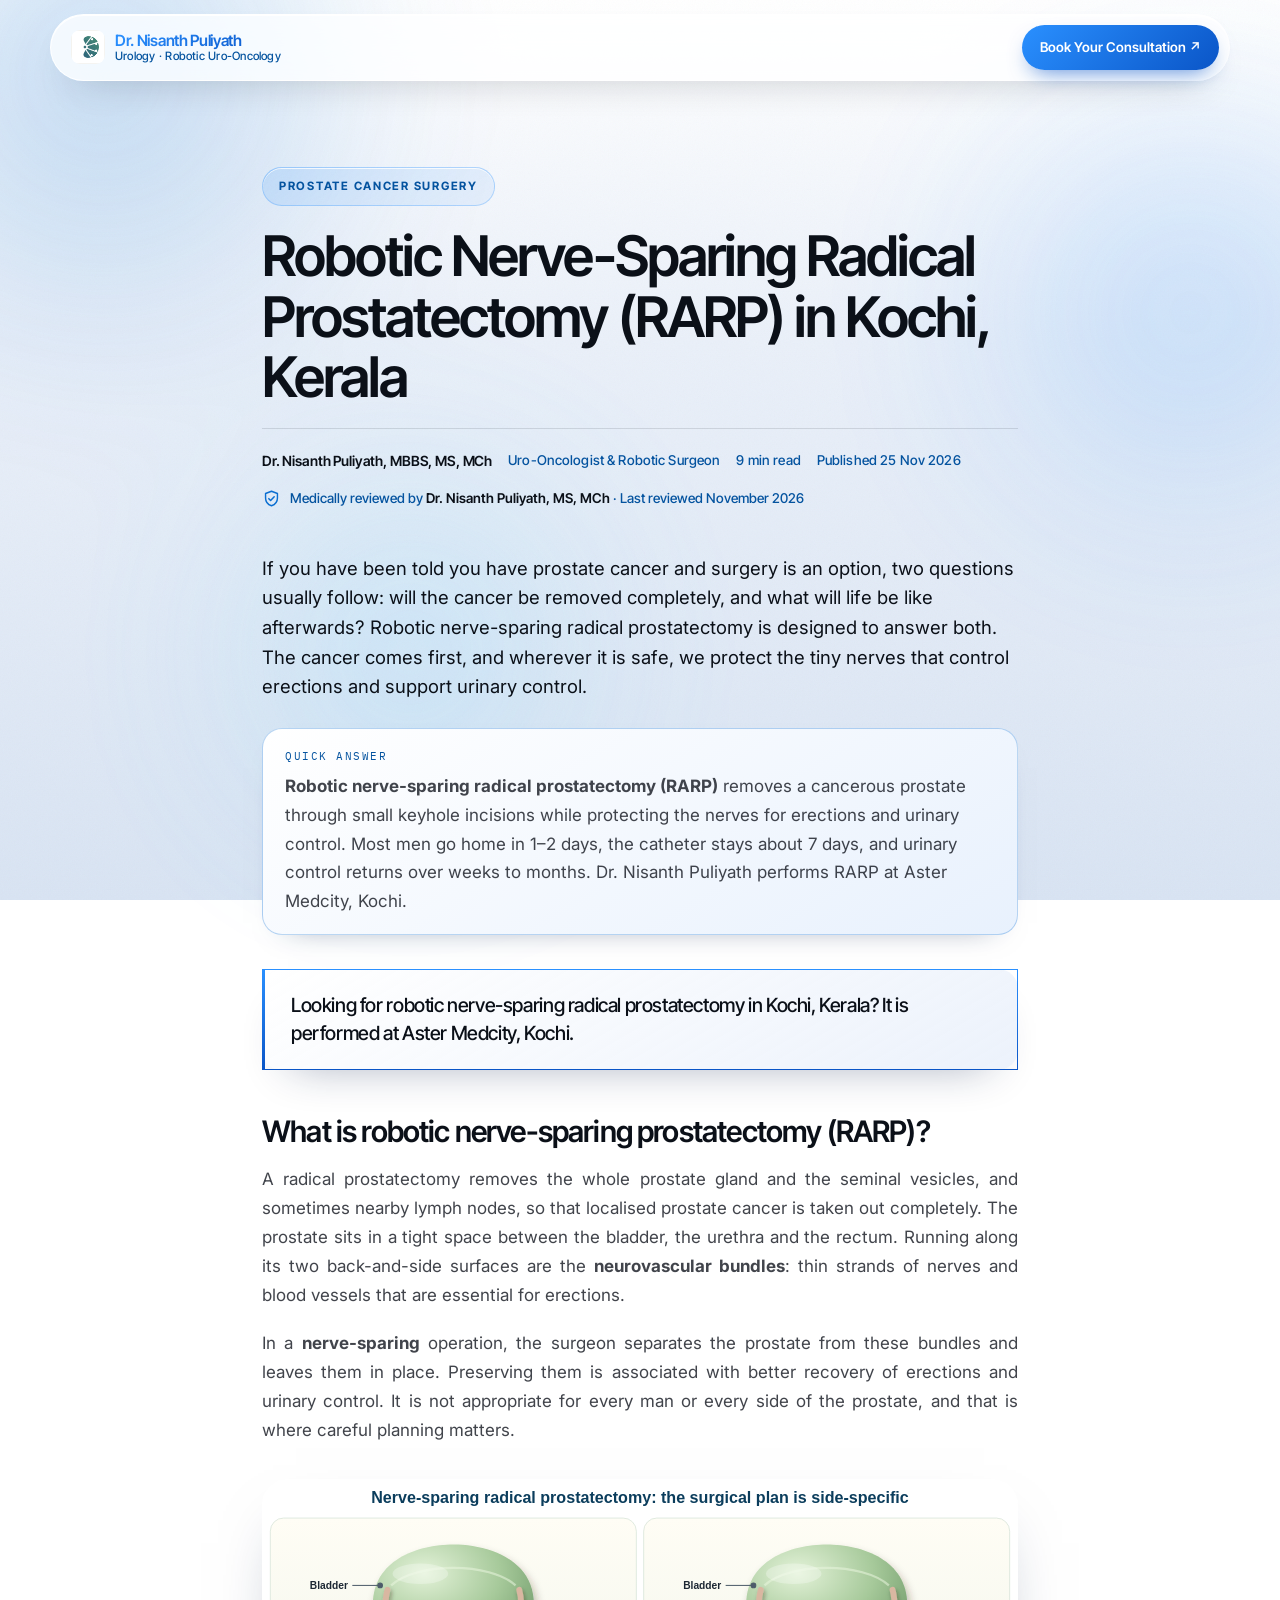
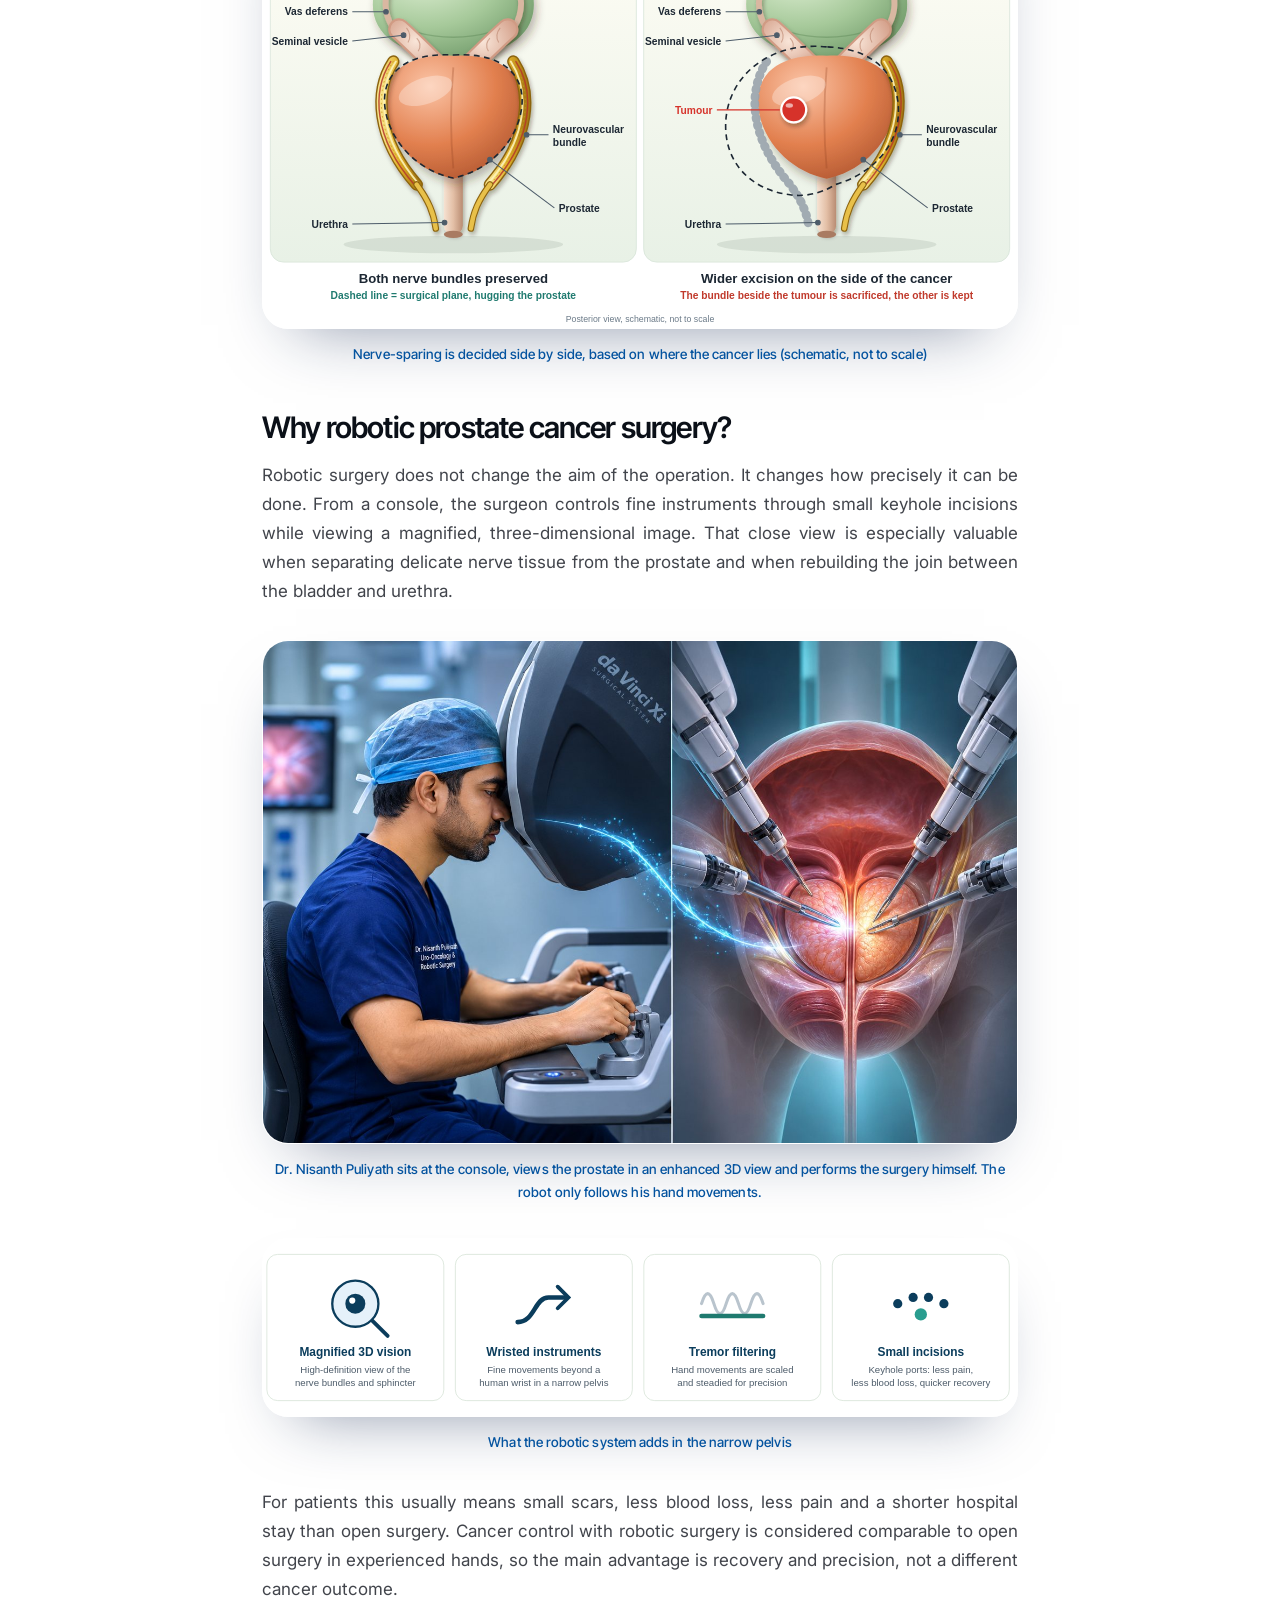
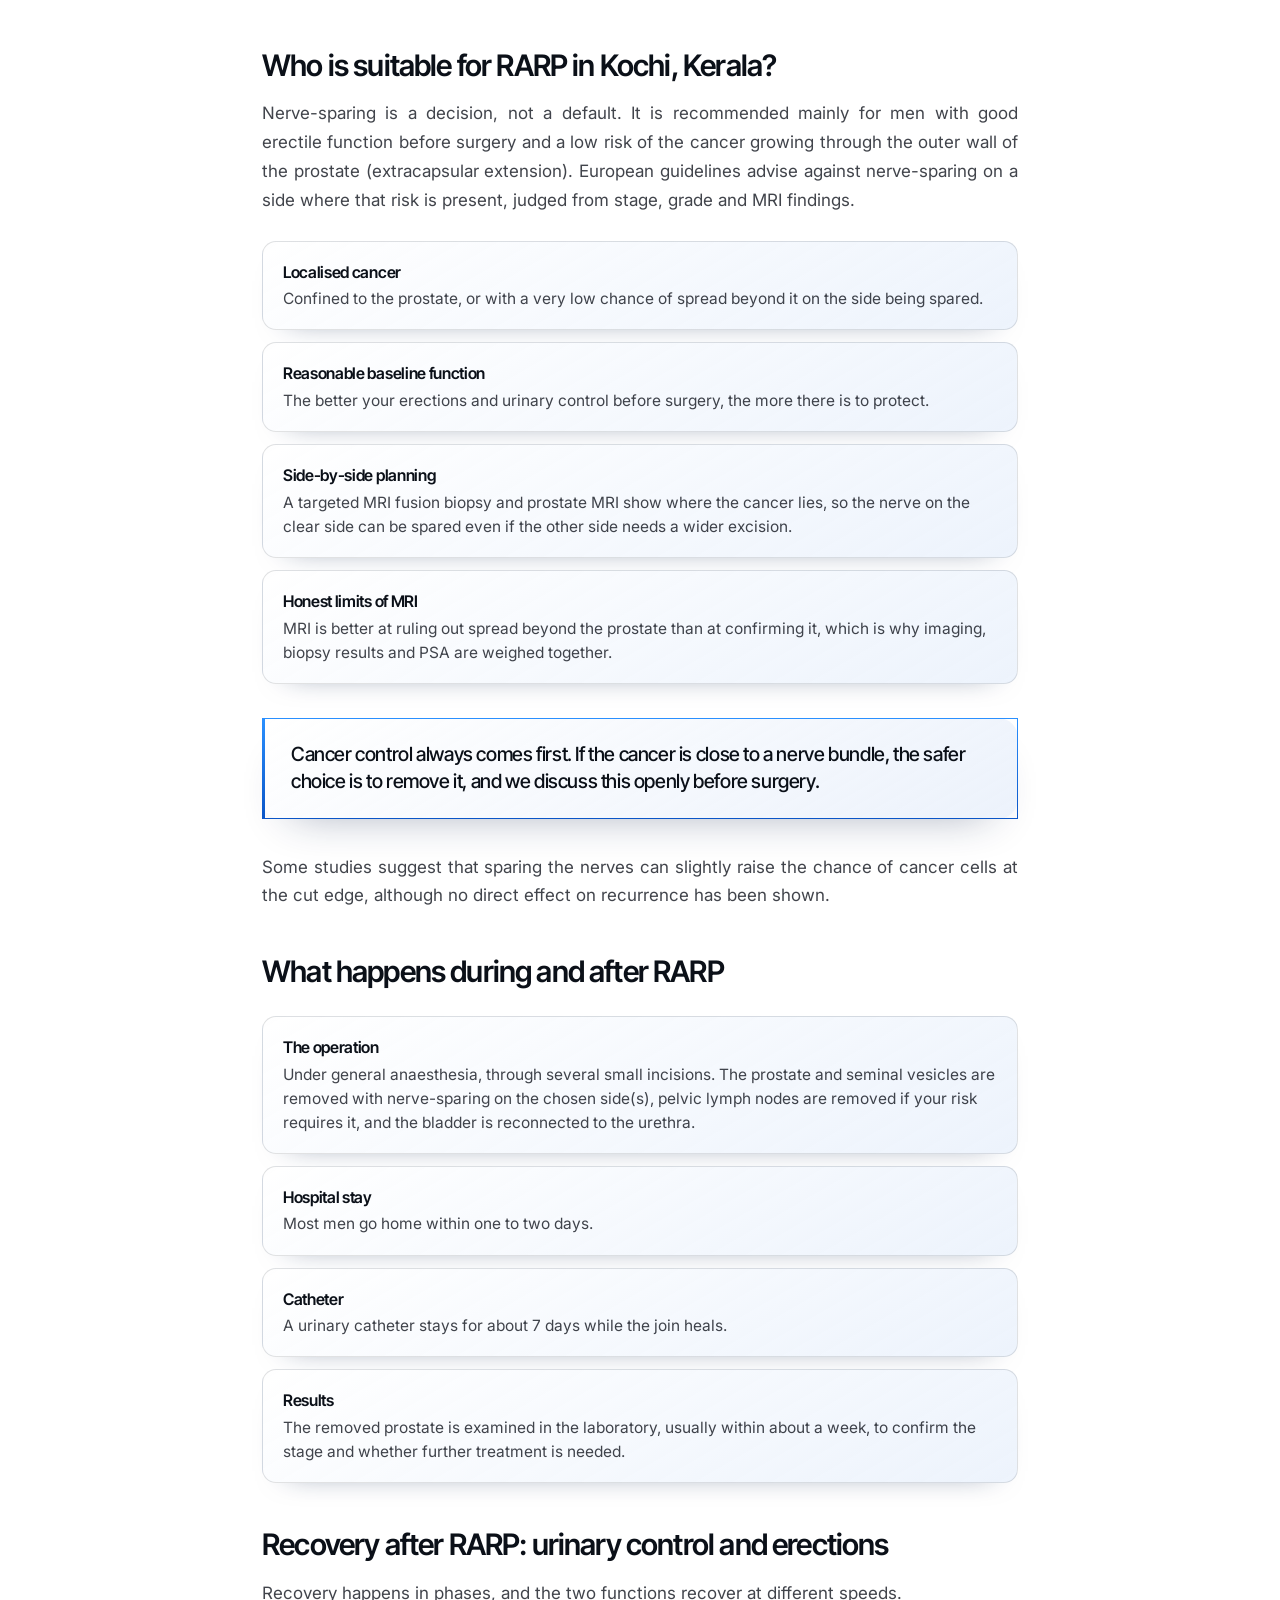
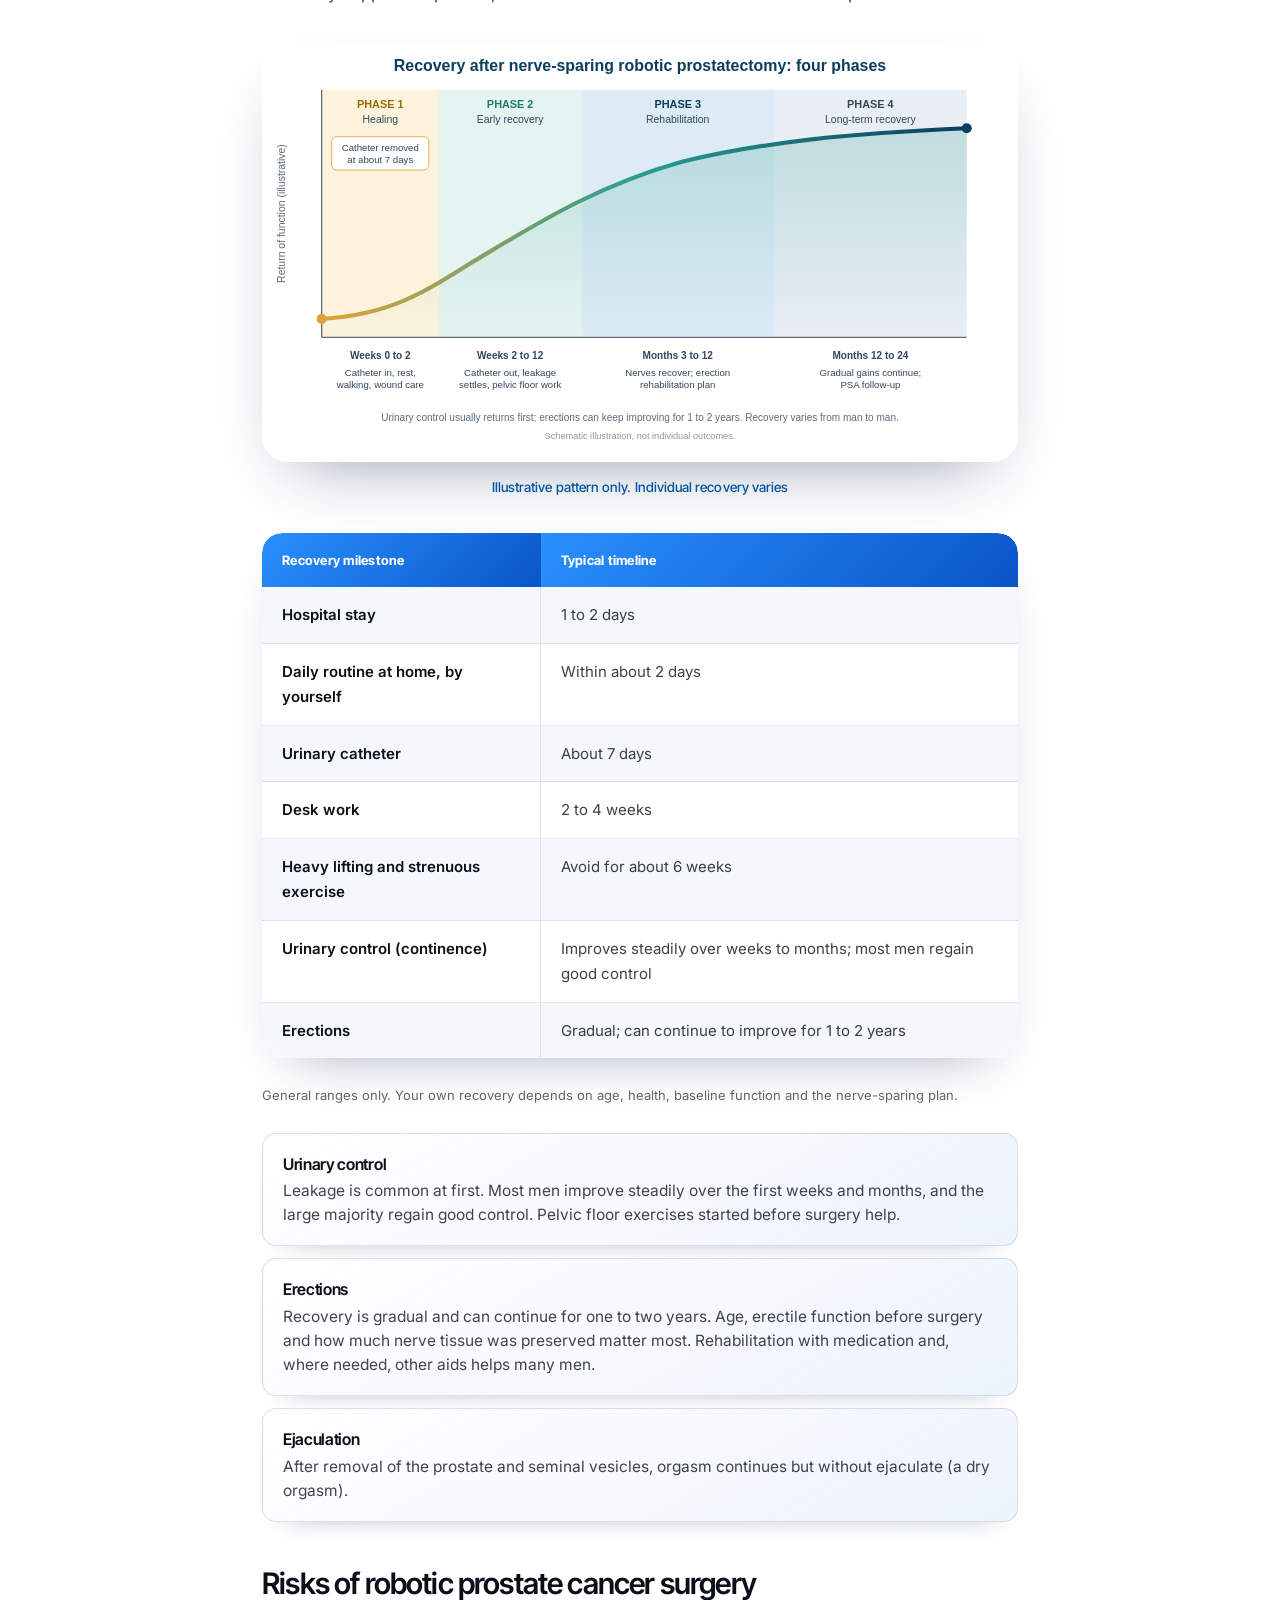
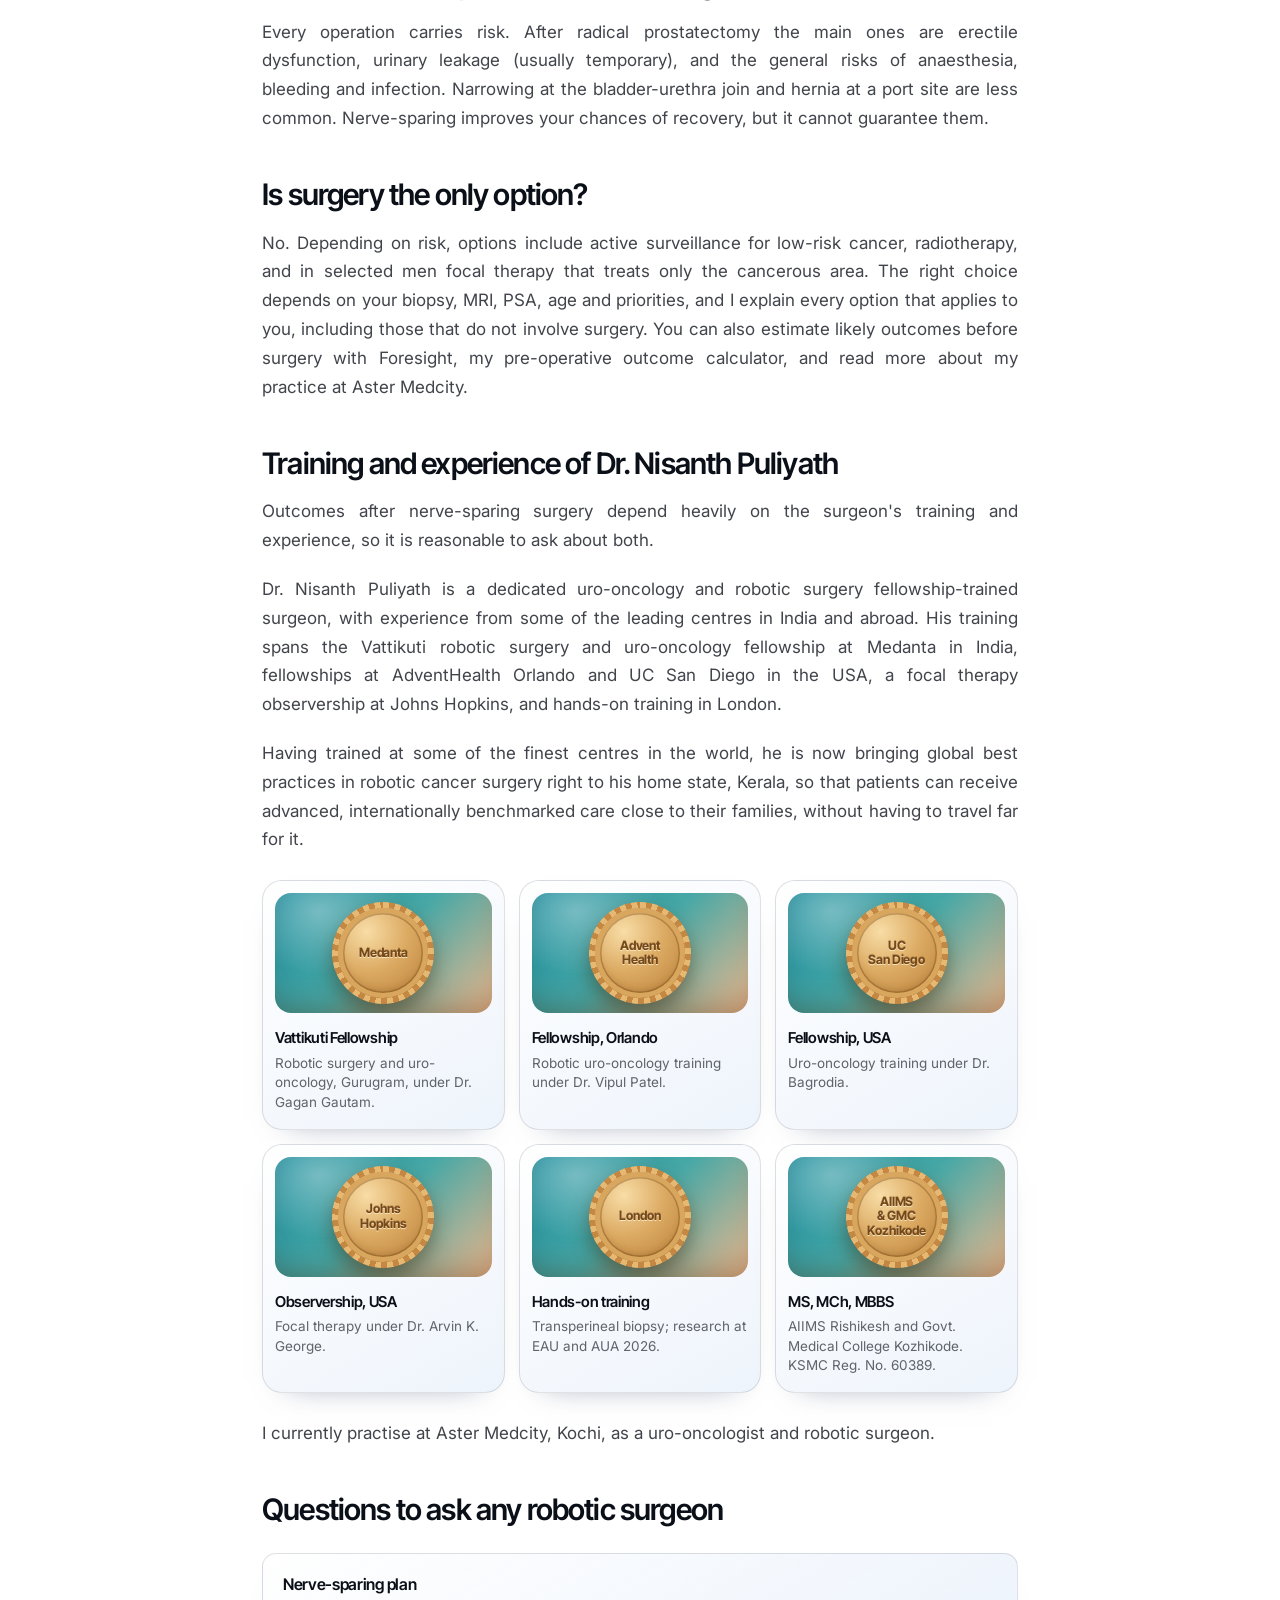
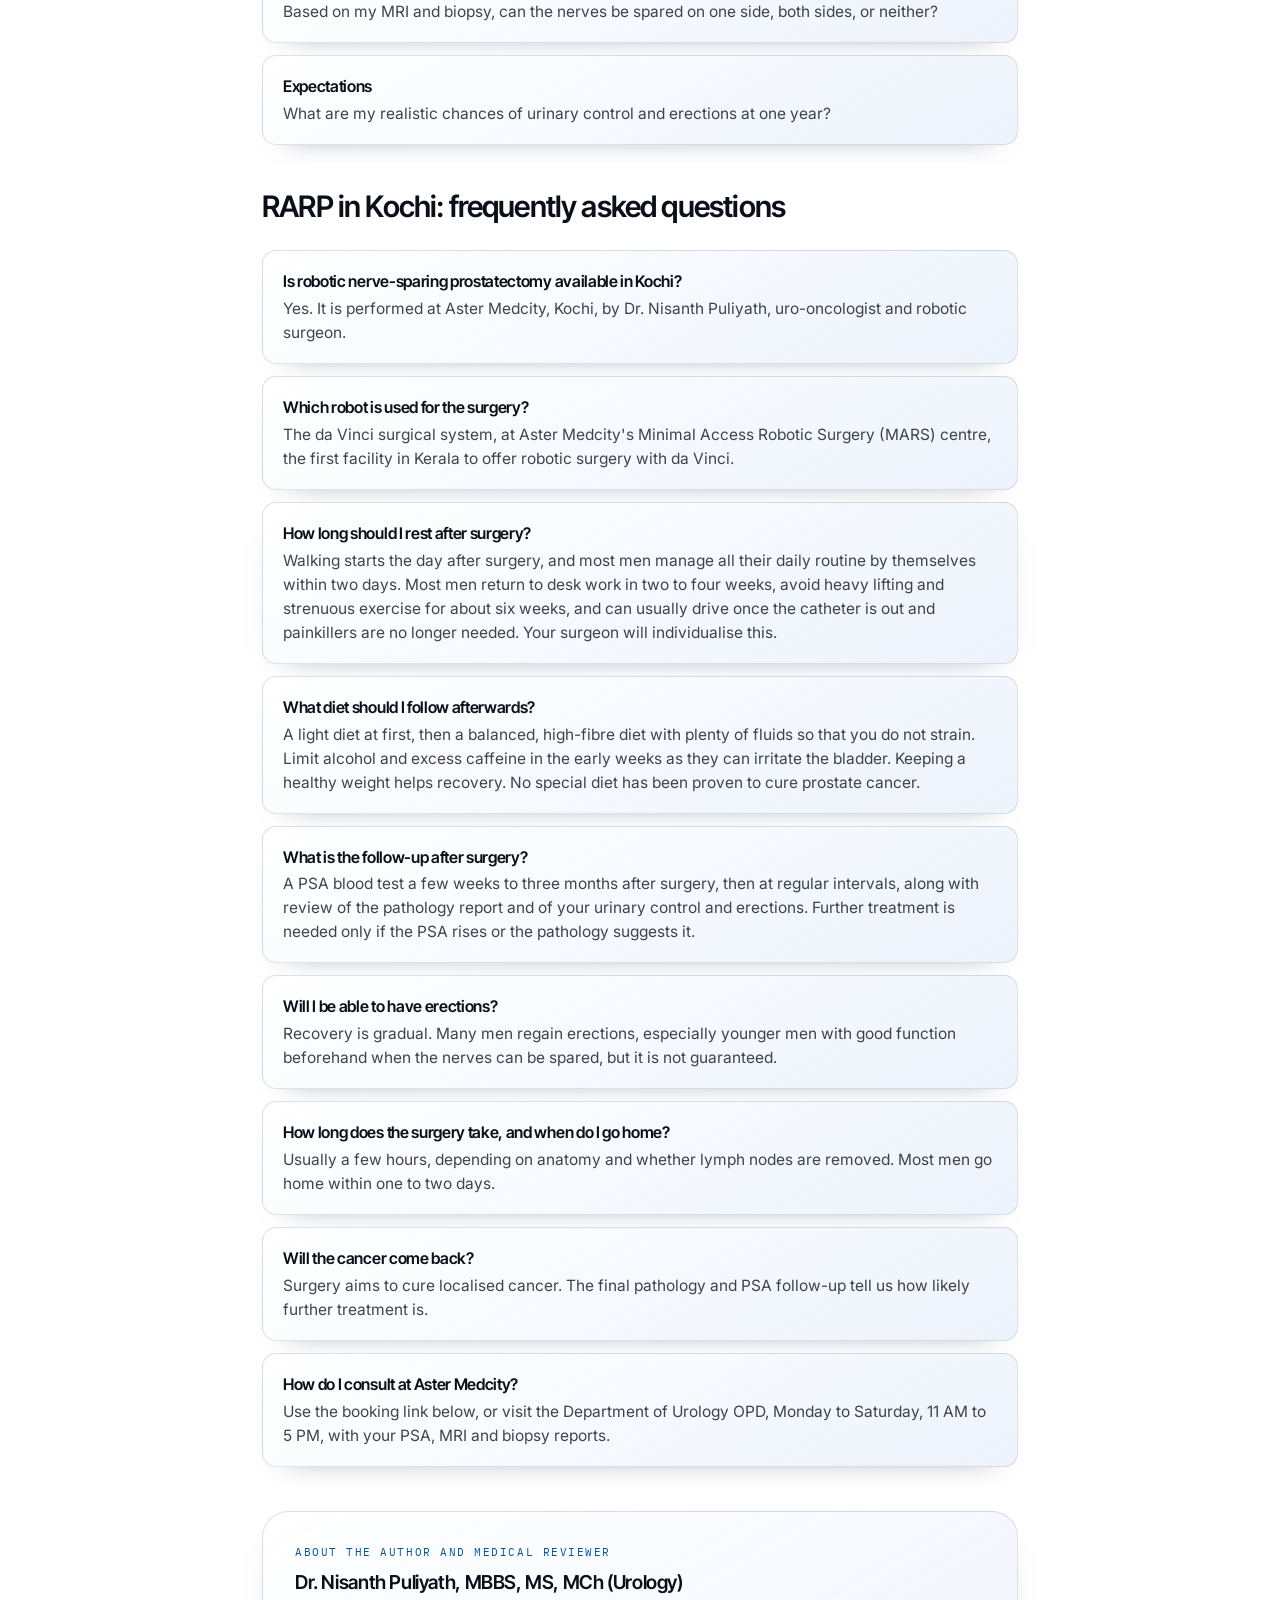
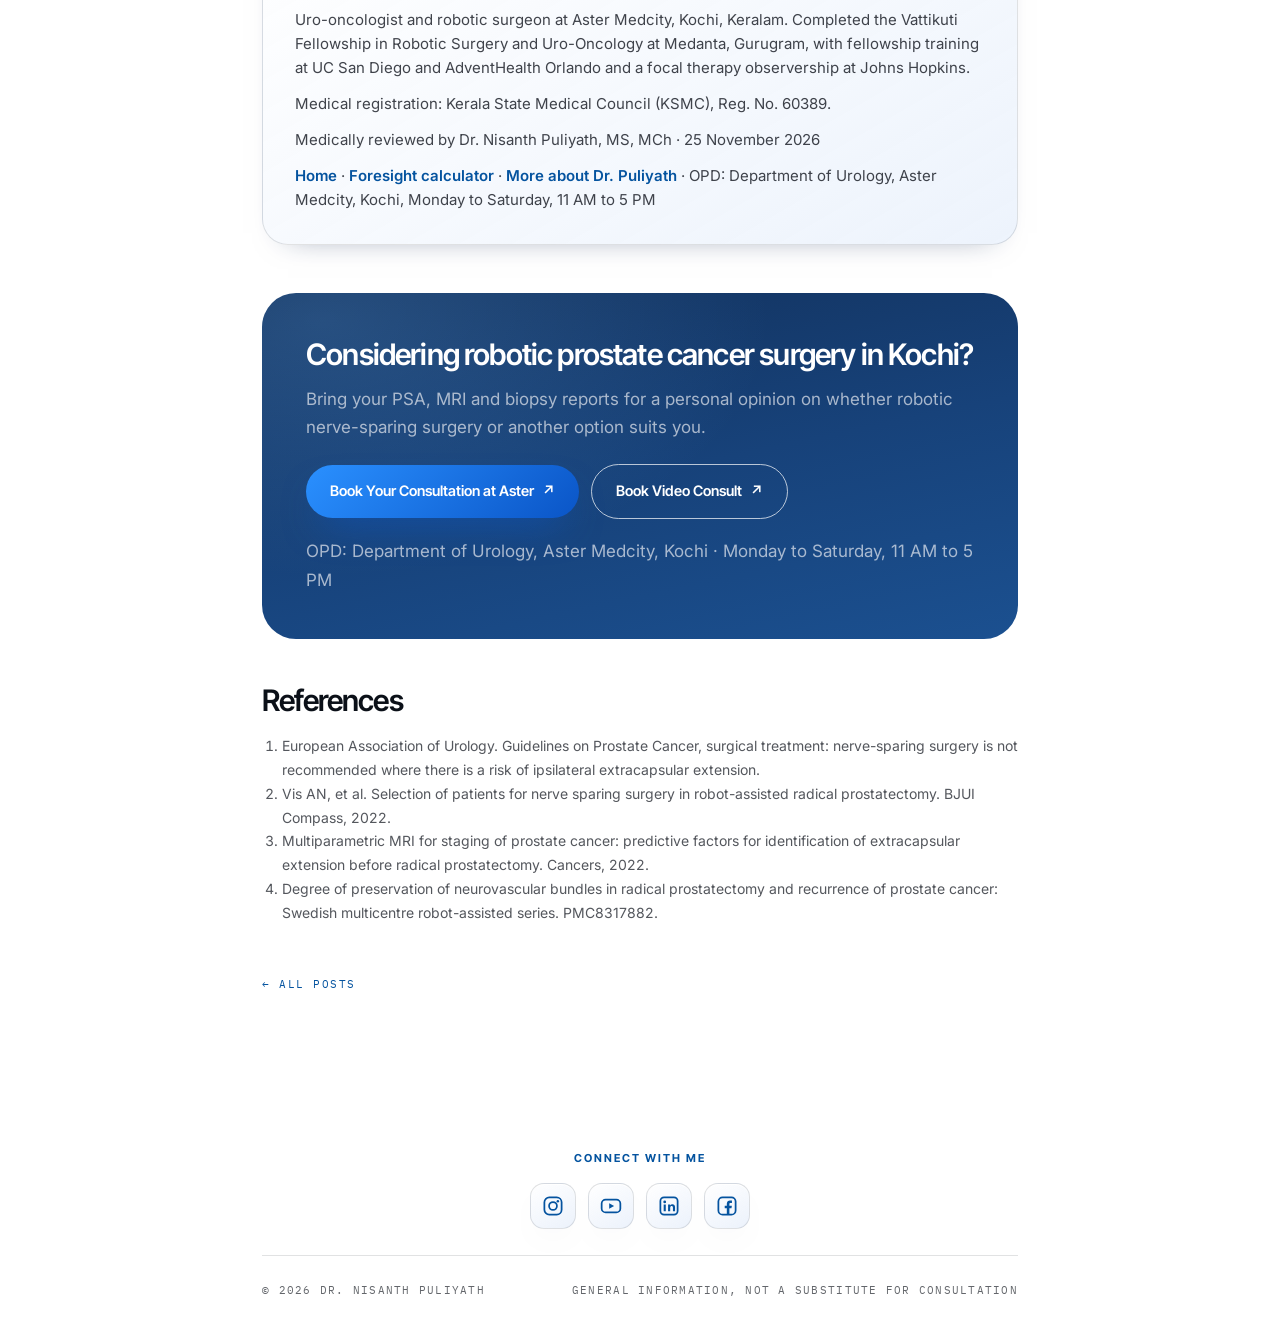
<file: blog-robotic-nerve-sparing-prostatectomy-kochi.html>
<!DOCTYPE html>
<html lang="en-IN">
<head>
<meta charset="UTF-8">
<meta name="viewport" content="width=device-width, initial-scale=1.0">
<title>RARP in Kochi: Robotic Prostatectomy | Dr. Nisanth Puliyath</title>
<meta name="description" content="Robotic nerve-sparing prostatectomy (RARP) in Kochi, Kerala by Dr. Nisanth Puliyath: who suits it, recovery, diet and follow-up.">
<meta name="keywords" content="robotic nerve sparing radical prostatectomy in Kochi, RARP Kochi, robotic prostate cancer surgery Kerala, prostate cancer surgery Kochi, nerve-sparing prostatectomy, robotic prostatectomy erectile function, uro-oncologist Kochi">
<meta name="robots" content="index, follow, max-image-preview:large">
<meta name="theme-color" content="#eaf0f9">
<link rel="icon" type="image/png" href="images/favicon.png">
<link rel="apple-touch-icon" href="images/favicon.png">
<link rel="canonical" href="https://drnisanthpuliyathurologist.org/blog-robotic-nerve-sparing-prostatectomy-kochi.html">
<link rel="author" href="https://drnisanthpuliyathurologist.org/">
<meta name="author" content="Dr. Nisanth Puliyath, MBBS, MS, MCh (Urology)">
<meta property="article:published_time" content="2026-11-25">
<meta property="article:modified_time" content="2026-11-25">
<meta property="article:section" content="Prostate cancer surgery">
<meta property="article:author" content="Dr. Nisanth Puliyath">

<meta name="geo.region" content="IN-KL">
<meta name="geo.placename" content="Kochi, Keralam, India">

<meta property="og:type" content="article">
<meta property="og:locale" content="en_IN">
<meta property="og:site_name" content="Dr. Nisanth Puliyath">
<meta property="og:title" content="Robotic Nerve-Sparing Radical Prostatectomy (RARP) in Kochi, Kerala">
<meta property="og:description" content="Who is suitable for robotic nerve-sparing prostatectomy, how it protects function, recovery, diet and follow-up.">
<meta property="og:url" content="https://drnisanthpuliyathurologist.org/blog-robotic-nerve-sparing-prostatectomy-kochi.html">
<meta property="og:image" content="https://drnisanthpuliyathurologist.org/images/dr-nisanth-console-3d.jpg">
<meta property="og:image:alt" content="Dr. Nisanth Puliyath at the da Vinci robotic console with an enhanced 3D view of the prostate">
<meta property="og:image:width" content="1400">
<meta property="og:image:height" content="933">
<meta name="twitter:card" content="summary_large_image">
<meta name="twitter:title" content="Robotic Nerve-Sparing Radical Prostatectomy (RARP) in Kochi, Kerala">
<meta name="twitter:description" content="Who is suitable for robotic nerve-sparing prostatectomy, how it protects function, recovery, diet and follow-up.">
<meta name="twitter:image" content="https://drnisanthpuliyathurologist.org/images/dr-nisanth-console-3d.jpg">

<link rel="preconnect" href="https://fonts.googleapis.com">
<link rel="preconnect" href="https://fonts.gstatic.com" crossorigin>
<link href="https://fonts.googleapis.com/css2?family=Inter+Tight:wght@400;500;600;700&family=Inter:wght@300;400;500;600&family=IBM+Plex+Mono:wght@400;500&display=swap" rel="stylesheet">
<link rel="stylesheet" href="blog.css">

<script type="application/ld+json">
{
  "@context": "https://schema.org",
  "@graph": [
    {
      "@type": [
        "Physician",
        "Person"
      ],
      "@id": "https://drnisanthpuliyathurologist.org/#person",
      "name": "Dr. Nisanth Puliyath",
      "alternateName": [
        "Dr. Nisanth P",
        "Nisanth Puliyath"
      ],
      "honorificPrefix": "Dr.",
      "honorificSuffix": "MBBS, MS, MCh (Urology)",
      "url": "https://drnisanthpuliyathurologist.org/",
      "image": "https://drnisanthpuliyathurologist.org/images/nishsitemain.PNG",
      "jobTitle": "Associate Consultant, Urology and Robotic Uro-Oncology",
      "worksFor": {
        "@type": "Hospital",
        "name": "Aster Medcity",
        "address": {
          "@type": "PostalAddress",
          "addressLocality": "Kochi",
          "addressRegion": "Kerala",
          "addressCountry": "IN"
        }
      },
      "alumniOf": [
        {
          "@type": "CollegeOrUniversity",
          "name": "Government Medical College, Kozhikode"
        },
        {
          "@type": "CollegeOrUniversity",
          "name": "All India Institute of Medical Sciences, Rishikesh"
        }
      ],
      "hasCredential": [
        {
          "@type": "EducationalOccupationalCredential",
          "credentialCategory": "degree",
          "name": "MBBS"
        },
        {
          "@type": "EducationalOccupationalCredential",
          "credentialCategory": "degree",
          "name": "MS General Surgery"
        },
        {
          "@type": "EducationalOccupationalCredential",
          "credentialCategory": "degree",
          "name": "MCh Urology"
        },
        {
          "@type": "EducationalOccupationalCredential",
          "credentialCategory": "license",
          "name": "Medical registration, Kerala State Medical Council (KSMC)",
          "identifier": "60389",
          "recognizedBy": {
            "@type": "Organization",
            "name": "Kerala State Medical Council"
          }
        }
      ],
      "knowsAbout": [
        "Urology",
        "Uro-oncology",
        "Robotic prostatectomy",
        "MRI fusion prostate biopsy",
        "Transperineal prostate biopsy",
        "Focal therapy for prostate cancer",
        "Kidney cancer",
        "Bladder cancer",
        "Robotic nerve-sparing radical prostatectomy",
        "RARP",
        "Prostate cancer surgery"
      ],
      "sameAs": [
        "https://www.instagram.com/dr.nisanth.urologist",
        "https://www.youtube.com/@drnisanthpuliyath",
        "https://www.linkedin.com/in/dr-nisanth-puliyath-497b65133/"
      ],
      "medicalSpecialty": "Urologic"
    },
    {
      "@type": [
        "MedicalWebPage",
        "BlogPosting"
      ],
      "@id": "https://drnisanthpuliyathurologist.org/blog-robotic-nerve-sparing-prostatectomy-kochi.html#webpage",
      "url": "https://drnisanthpuliyathurologist.org/blog-robotic-nerve-sparing-prostatectomy-kochi.html",
      "headline": "Robotic Nerve-Sparing Radical Prostatectomy (RARP) in Kochi, Kerala",
      "description": "Robotic nerve-sparing prostatectomy (RARP) in Kochi, Kerala by Dr. Nisanth Puliyath: who suits it, recovery, diet and follow-up.",
      "image": "https://drnisanthpuliyathurologist.org/images/dr-nisanth-console-3d.jpg",
      "datePublished": "2026-11-25",
      "dateModified": "2026-11-25",
      "lastReviewed": "2026-11-25",
      "inLanguage": "en-IN",
      "isAccessibleForFree": true,
      "author": {
        "@id": "https://drnisanthpuliyathurologist.org/#person"
      },
      "reviewedBy": {
        "@id": "https://drnisanthpuliyathurologist.org/#person"
      },
      "publisher": {
        "@id": "https://drnisanthpuliyathurologist.org/#person"
      },
      "mainEntityOfPage": "https://drnisanthpuliyathurologist.org/blog-robotic-nerve-sparing-prostatectomy-kochi.html",
      "specialty": "Urologic",
      "articleSection": "Prostate cancer surgery",
      "about": {
        "@type": "MedicalProcedure",
        "name": "Robotic-assisted radical prostatectomy (RARP) with nerve sparing",
        "procedureType": "https://schema.org/SurgicalProcedure",
        "bodyLocation": "Prostate"
      },
      "audience": {
        "@type": "MedicalAudience",
        "audienceType": "Patient"
      },
      "keywords": "RARP Kochi, robotic nerve sparing radical prostatectomy in Kochi, robotic prostate cancer surgery Kerala",
      "breadcrumb": {
        "@id": "https://drnisanthpuliyathurologist.org/blog-robotic-nerve-sparing-prostatectomy-kochi.html#breadcrumb"
      }
    },
    {
      "@type": "BreadcrumbList",
      "@id": "https://drnisanthpuliyathurologist.org/blog-robotic-nerve-sparing-prostatectomy-kochi.html#breadcrumb",
      "itemListElement": [
        {
          "@type": "ListItem",
          "position": 1,
          "name": "Home",
          "item": "https://drnisanthpuliyathurologist.org/"
        },
        {
          "@type": "ListItem",
          "position": 2,
          "name": "Blogs",
          "item": "https://drnisanthpuliyathurologist.org/blog.html"
        },
        {
          "@type": "ListItem",
          "position": 3,
          "name": "Robotic Nerve-Sparing Radical Prostatectomy (RARP) in Kochi, Kerala",
          "item": "https://drnisanthpuliyathurologist.org/blog-robotic-nerve-sparing-prostatectomy-kochi.html"
        }
      ]
    },
    {
      "@type": "FAQPage",
      "@id": "https://drnisanthpuliyathurologist.org/blog-robotic-nerve-sparing-prostatectomy-kochi.html#faq",
      "mainEntity": [
        {
          "@type": "Question",
          "name": "Is robotic nerve-sparing prostatectomy available in Kochi?",
          "acceptedAnswer": {
            "@type": "Answer",
            "text": "Yes. It is performed at Aster Medcity, Kochi, by Dr. Nisanth Puliyath, uro-oncologist and robotic surgeon."
          }
        },
        {
          "@type": "Question",
          "name": "Which robot is used for the surgery?",
          "acceptedAnswer": {
            "@type": "Answer",
            "text": "The da Vinci surgical system, at Aster Medcity's Minimal Access Robotic Surgery (MARS) centre, the first facility in Kerala to offer robotic surgery with da Vinci."
          }
        },
        {
          "@type": "Question",
          "name": "How long should I rest after surgery?",
          "acceptedAnswer": {
            "@type": "Answer",
            "text": "Walking starts the day after surgery, and most men manage all their daily routine by themselves within two days. Most men return to desk work in two to four weeks, avoid heavy lifting and strenuous exercise for about six weeks, and can usually drive once the catheter is out and painkillers are no longer needed. Your surgeon will individualise this."
          }
        },
        {
          "@type": "Question",
          "name": "What diet should I follow afterwards?",
          "acceptedAnswer": {
            "@type": "Answer",
            "text": "A light diet at first, then a balanced, high-fibre diet with plenty of fluids so that you do not strain. Limit alcohol and excess caffeine in the early weeks as they can irritate the bladder. Keeping a healthy weight helps recovery. No special diet has been proven to cure prostate cancer."
          }
        },
        {
          "@type": "Question",
          "name": "What is the follow-up after surgery?",
          "acceptedAnswer": {
            "@type": "Answer",
            "text": "A PSA blood test a few weeks to three months after surgery, then at regular intervals, along with review of the pathology report and of your urinary control and erections. Further treatment is needed only if the PSA rises or the pathology suggests it."
          }
        },
        {
          "@type": "Question",
          "name": "Will I be able to have erections?",
          "acceptedAnswer": {
            "@type": "Answer",
            "text": "Recovery is gradual. Many men regain erections, especially younger men with good function beforehand when the nerves can be spared, but it is not guaranteed."
          }
        },
        {
          "@type": "Question",
          "name": "How long does the surgery take, and when do I go home?",
          "acceptedAnswer": {
            "@type": "Answer",
            "text": "Usually a few hours, depending on anatomy and whether lymph nodes are removed. Most men go home within one to two days."
          }
        },
        {
          "@type": "Question",
          "name": "Will the cancer come back?",
          "acceptedAnswer": {
            "@type": "Answer",
            "text": "Surgery aims to cure localised cancer. The final pathology and PSA follow-up tell us how likely further treatment is."
          }
        },
        {
          "@type": "Question",
          "name": "How do I consult at Aster Medcity?",
          "acceptedAnswer": {
            "@type": "Answer",
            "text": "Use the booking link below, or visit the Department of Urology OPD, Monday to Saturday, 11 AM to 5 PM, with your PSA, MRI and biopsy reports."
          }
        }
      ]
    }
  ]
}
</script>
</head>
<body>

<div class="aurora" aria-hidden="true"><span class="a1"></span><span class="a2"></span><span class="a3"></span></div>
<div class="grain" aria-hidden="true"></div>

<div class="scroll-progress" id="progress" aria-hidden="true"></div>

<nav class="nav">
  <a href="index.html" class="brand">
    <img src="images/favicon.png" alt="" class="brand-mark" width="34" height="34">
    <span class="brand-copy">
      <b>Dr. Nisanth Puliyath</b>
      <span>Urology &middot; Robotic Uro-Oncology</span>
    </span>
  </a>
  <a href="https://www.asterhospitals.in/form/aster-book-appointment?hospital=2688&amp;doctor=18596" class="nav-cta" target="_blank" rel="noopener">Book Your Consultation <span class="arrow" aria-hidden="true">&#8599;</span></a>
</nav>

<main class="wrap">

  <div class="post-head">
    <p class="eyebrow">Prostate cancer surgery</p>
    <h1>Robotic Nerve-Sparing Radical Prostatectomy (RARP) in Kochi, Kerala</h1>
    <div class="byline">
      <b>Dr. Nisanth Puliyath, MBBS, MS, MCh</b>
      <span>Uro-Oncologist &amp; Robotic Surgeon</span>
      <span>9 min read</span>
      <span>Published <time datetime="2026-11-25">25 Nov 2026</time></span>
    </div>
    <p class="reviewed"><svg viewBox="0 0 24 24" fill="none" aria-hidden="true"><path d="M12 2.8 4.5 5.7v5.6c0 4.5 3.1 8.4 7.5 9.9 4.4-1.5 7.5-5.4 7.5-9.9V5.7z" stroke="currentColor" stroke-width="1.8" stroke-linejoin="round"/><path d="m8.6 12.2 2.3 2.3 4.5-4.7" stroke="currentColor" stroke-width="1.9" stroke-linecap="round" stroke-linejoin="round"/></svg><span>Medically reviewed by <b>Dr. Nisanth Puliyath, MS, MCh</b> &middot; Last reviewed <time datetime="2026-11-25">November 2026</time></span></p>
  </div>

  <article>
    <p class="lead">If you have been told you have prostate cancer and surgery is an option, two questions usually follow: will the cancer be removed completely, and what will life be like afterwards? Robotic nerve-sparing radical prostatectomy is designed to answer both. The cancer comes first, and wherever it is safe, we protect the tiny nerves that control erections and support urinary control.</p>

    <aside class="snippet" aria-label="Quick answer">
      <p class="snip-kicker">Quick answer</p>
      <p><b>Robotic nerve-sparing radical prostatectomy (RARP)</b> removes a cancerous prostate through small keyhole incisions while protecting the nerves for erections and urinary control. Most men go home in 1&ndash;2 days, the catheter stays about 7 days, and urinary control returns over weeks to months. Dr. Nisanth Puliyath performs RARP at Aster Medcity, Kochi.</p>
    </aside>

    <div class="pull">Looking for robotic nerve-sparing radical prostatectomy in Kochi, Kerala? It is performed at Aster Medcity, Kochi.</div>

    <section>
    <h2>What is robotic nerve-sparing prostatectomy (RARP)?</h2>
    <p>A radical prostatectomy removes the whole prostate gland and the seminal vesicles, and sometimes nearby lymph nodes, so that localised prostate cancer is taken out completely. The prostate sits in a tight space between the bladder, the urethra and the rectum. Running along its two back-and-side surfaces are the <b>neurovascular bundles</b>: thin strands of nerves and blood vessels that are essential for erections.</p>
    <p>In a <b>nerve-sparing</b> operation, the surgeon separates the prostate from these bundles and leaves them in place. Preserving them is associated with better recovery of erections and urinary control. It is not appropriate for every man or every side of the prostate, and that is where careful planning matters.</p>

    <figure>
      <img src="images/rarp-nerve-sparing-plan.svg" alt="Schematic of the prostate with both neurovascular bundles preserved, and with a wider excision on the side of the cancer" width="1030" height="612" loading="lazy" decoding="async">
      <figcaption>Nerve-sparing is decided side by side, based on where the cancer lies (schematic, not to scale)</figcaption>
    </figure>
    </section>

    <section>
    <h2>Why robotic prostate cancer surgery?</h2>
    <p>Robotic surgery does not change the aim of the operation. It changes how precisely it can be done. From a console, the surgeon controls fine instruments through small keyhole incisions while viewing a magnified, three-dimensional image. That close view is especially valuable when separating delicate nerve tissue from the prostate and when rebuilding the join between the bladder and urethra.</p>

    <figure>
      <img src="images/dr-nisanth-console-3d.jpg" alt="Dr. Nisanth Puliyath at the da Vinci robotic console, with an enhanced 3D view of the prostate and nerves and the instruments following his hand movements" width="1400" height="933" loading="lazy" decoding="async">
      <figcaption>Dr. Nisanth Puliyath sits at the console, views the prostate in an enhanced 3D view and performs the surgery himself. The robot only follows his hand movements.</figcaption>
    </figure>

    <figure>
      <img src="images/rarp-why-robotic.svg" alt="Four advantages of robotic surgery: magnified 3D vision, wristed instruments, tremor filtering and small incisions" width="980" height="230" loading="lazy" decoding="async">
      <figcaption>What the robotic system adds in the narrow pelvis</figcaption>
    </figure>

    <p>For patients this usually means small scars, less blood loss, less pain and a shorter hospital stay than open surgery. Cancer control with robotic surgery is considered comparable to open surgery in experienced hands, so the main advantage is recovery and precision, not a different cancer outcome.</p>
    </section>

    <section>
    <h2>Who is suitable for RARP in Kochi, Kerala?</h2>
    <p>Nerve-sparing is a decision, not a default. It is recommended mainly for men with good erectile function before surgery and a low risk of the cancer growing through the outer wall of the prostate (extracapsular extension). European guidelines advise against nerve-sparing on a side where that risk is present, judged from stage, grade and MRI findings.</p>
    <ul class="benefits">
      <li><b>Localised cancer</b>Confined to the prostate, or with a very low chance of spread beyond it on the side being spared.</li>
      <li><b>Reasonable baseline function</b>The better your erections and urinary control before surgery, the more there is to protect.</li>
      <li><b>Side-by-side planning</b>A targeted <a href="blog-mri-fusion-transperineal-biopsy.html">MRI fusion biopsy</a> and prostate MRI show where the cancer lies, so the nerve on the clear side can be spared even if the other side needs a wider excision.</li>
      <li><b>Honest limits of MRI</b>MRI is better at ruling out spread beyond the prostate than at confirming it, which is why imaging, biopsy results and PSA are weighed together.</li>
    </ul>
    <div class="pull">Cancer control always comes first. If the cancer is close to a nerve bundle, the safer choice is to remove it, and we discuss this openly before surgery.</div>
    <p>Some studies suggest that sparing the nerves can slightly raise the chance of cancer cells at the cut edge, although no direct effect on recurrence has been shown.</p>
    </section>

    <section>
    <h2>What happens during and after RARP</h2>
    <ul class="benefits">
      <li><b>The operation</b>Under general anaesthesia, through several small incisions. The prostate and seminal vesicles are removed with nerve-sparing on the chosen side(s), pelvic lymph nodes are removed if your risk requires it, and the bladder is reconnected to the urethra.</li>
      <li><b>Hospital stay</b>Most men go home within one to two days.</li>
      <li><b>Catheter</b>A urinary catheter stays for about 7 days while the join heals.</li>
      <li><b>Results</b>The removed prostate is examined in the laboratory, usually within about a week, to confirm the stage and whether further treatment is needed.</li>
    </ul>
    </section>

    <section>
    <h2>Recovery after RARP: urinary control and erections</h2>
    <p>Recovery happens in phases, and the two functions recover at different speeds.</p>

    <figure>
      <img src="images/rarp-recovery-phases.svg" alt="Four recovery phases after nerve-sparing robotic prostatectomy: healing, early recovery, rehabilitation and long-term recovery" width="900" height="500" loading="lazy" decoding="async">
      <figcaption>Illustrative pattern only. Individual recovery varies</figcaption>
    </figure>

    <div class="table-wrap">
      <table class="compare-table">
        <caption class="sr-only">Typical recovery milestones after robotic nerve-sparing prostatectomy</caption>
        <thead><tr><th scope="col">Recovery milestone</th><th scope="col">Typical timeline</th></tr></thead>
        <tbody>
          <tr><td>Hospital stay</td><td>1 to 2 days</td></tr>
          <tr><td>Daily routine at home, by yourself</td><td>Within about 2 days</td></tr>
          <tr><td>Urinary catheter</td><td>About 7 days</td></tr>
          <tr><td>Desk work</td><td>2 to 4 weeks</td></tr>
          <tr><td>Heavy lifting and strenuous exercise</td><td>Avoid for about 6 weeks</td></tr>
          <tr><td>Urinary control (continence)</td><td>Improves steadily over weeks to months; most men regain good control</td></tr>
          <tr><td>Erections</td><td>Gradual; can continue to improve for 1 to 2 years</td></tr>
        </tbody>
      </table>
    </div>
    <p style="font-size:13px;color:var(--muted)">General ranges only. Your own recovery depends on age, health, baseline function and the nerve-sparing plan.</p>

    <ul class="benefits">
      <li><b>Urinary control</b>Leakage is common at first. Most men improve steadily over the first weeks and months, and the large majority regain good control. Pelvic floor exercises started before surgery help.</li>
      <li><b>Erections</b>Recovery is gradual and can continue for one to two years. Age, erectile function before surgery and how much nerve tissue was preserved matter most. Rehabilitation with medication and, where needed, other aids helps many men.</li>
      <li><b>Ejaculation</b>After removal of the prostate and seminal vesicles, orgasm continues but without ejaculate (a dry orgasm).</li>
    </ul>
    </section>

    <section>
    <h2>Risks of robotic prostate cancer surgery</h2>
    <p>Every operation carries risk. After radical prostatectomy the main ones are erectile dysfunction, urinary leakage (usually temporary), and the general risks of anaesthesia, bleeding and infection. Narrowing at the bladder-urethra join and hernia at a port site are less common. Nerve-sparing improves your chances of recovery, but it cannot guarantee them.</p>
    </section>

    <section>
    <h2>Is surgery the only option?</h2>
    <p>No. Depending on risk, options include active surveillance for low-risk cancer, radiotherapy, and in selected men focal therapy that treats only the cancerous area. The right choice depends on your biopsy, MRI, PSA, age and priorities, and I explain every option that applies to you, including those that do not involve surgery. You can also estimate likely outcomes before surgery with <a href="/foresight/">Foresight</a>, my pre-operative outcome calculator, and read more <a href="/">about my practice at Aster Medcity</a>.</p>
    </section>

    <section>
    <h2>Training and experience of Dr. Nisanth Puliyath</h2>
    <p>Outcomes after nerve-sparing surgery depend heavily on the surgeon's training and experience, so it is reasonable to ask about both.</p>
    <p>Dr. Nisanth Puliyath is a dedicated uro-oncology and robotic surgery fellowship-trained surgeon, with experience from some of the leading centres in India and abroad. His training spans the Vattikuti robotic surgery and uro-oncology fellowship at Medanta in India, fellowships at AdventHealth Orlando and UC San Diego in the USA, a focal therapy observership at Johns Hopkins, and hands-on training in London.</p>
    <p>Having trained at some of the finest centres in the world, he is now bringing global best practices in robotic cancer surgery right to his home state, Kerala, so that patients can receive advanced, internationally benchmarked care close to their families, without having to travel far for it.</p>
    <ul class="tiles">
      <li class="tile"><span class="thumb"><span class="medal"><span>Medanta</span></span></span><b>Vattikuti Fellowship</b><p>Robotic surgery and uro-oncology, Gurugram, under Dr. Gagan Gautam.</p></li>
      <li class="tile"><span class="thumb"><span class="medal"><span>Advent<br>Health</span></span></span><b>Fellowship, Orlando</b><p>Robotic uro-oncology training under Dr. Vipul Patel.</p></li>
      <li class="tile"><span class="thumb"><span class="medal"><span>UC<br>San Diego</span></span></span><b>Fellowship, USA</b><p>Uro-oncology training under Dr. Bagrodia.</p></li>
      <li class="tile"><span class="thumb"><span class="medal"><span>Johns<br>Hopkins</span></span></span><b>Observership, USA</b><p>Focal therapy under Dr. Arvin K. George.</p></li>
      <li class="tile"><span class="thumb"><span class="medal"><span>London</span></span></span><b>Hands-on training</b><p>Transperineal biopsy; research at EAU and AUA 2026.</p></li>
      <li class="tile"><span class="thumb"><span class="medal"><span>AIIMS<br>&amp; GMC<br>Kozhikode</span></span></span><b>MS, MCh, MBBS</b><p>AIIMS Rishikesh and Govt. Medical College Kozhikode. KSMC Reg. No. 60389.</p></li>
    </ul>
    <p>I currently practise at Aster Medcity, Kochi, as a uro-oncologist and robotic surgeon.</p>
    </section>

    <section>
    <h2>Questions to ask any robotic surgeon</h2>
    <ul class="benefits">
      <li><b>Nerve-sparing plan</b>Based on my MRI and biopsy, can the nerves be spared on one side, both sides, or neither?</li>
      <li><b>Expectations</b>What are my realistic chances of urinary control and erections at one year?</li>
    </ul>
    </section>

    <section>
    <h2>RARP in Kochi: frequently asked questions</h2>
    <ul class="benefits">
      <li><b>Is robotic nerve-sparing prostatectomy available in Kochi?</b>Yes. It is performed at Aster Medcity, Kochi, by Dr. Nisanth Puliyath, uro-oncologist and robotic surgeon.</li>
      <li><b>Which robot is used for the surgery?</b>The da Vinci surgical system, at Aster Medcity's Minimal Access Robotic Surgery (MARS) centre, the first facility in Kerala to offer robotic surgery with da Vinci.</li>
      <li><b>How long should I rest after surgery?</b>Walking starts the day after surgery, and most men manage all their daily routine by themselves within two days. Most men return to desk work in two to four weeks, avoid heavy lifting and strenuous exercise for about six weeks, and can usually drive once the catheter is out and painkillers are no longer needed. Your surgeon will individualise this.</li>
      <li><b>What diet should I follow afterwards?</b>A light diet at first, then a balanced, high-fibre diet with plenty of fluids so that you do not strain. Limit alcohol and excess caffeine in the early weeks as they can irritate the bladder. Keeping a healthy weight helps recovery. No special diet has been proven to cure prostate cancer.</li>
      <li><b>What is the follow-up after surgery?</b>A PSA blood test a few weeks to three months after surgery, then at regular intervals, along with review of the pathology report and of your urinary control and erections. Further treatment is needed only if the PSA rises or the pathology suggests it.</li>
      <li><b>Will I be able to have erections?</b>Recovery is gradual. Many men regain erections, especially younger men with good function beforehand when the nerves can be spared, but it is not guaranteed.</li>
      <li><b>How long does the surgery take, and when do I go home?</b>Usually a few hours, depending on anatomy and whether lymph nodes are removed. Most men go home within one to two days.</li>
      <li><b>Will the cancer come back?</b>Surgery aims to cure localised cancer. The final pathology and PSA follow-up tell us how likely further treatment is.</li>
      <li><b>How do I consult at Aster Medcity?</b>Use the booking link below, or visit the Department of Urology OPD, Monday to Saturday, 11 AM to 5 PM, with your PSA, MRI and biopsy reports.</li>
    </ul>
    </section>

    <aside class="author-box" aria-label="About the author">
      <p class="author-kicker">About the author and medical reviewer</p>
      <p class="author-name">Dr. Nisanth Puliyath, MBBS, MS, MCh (Urology)</p>
      <p>Uro-oncologist and robotic surgeon at Aster Medcity, Kochi, Keralam. Completed the Vattikuti Fellowship in Robotic Surgery and Uro-Oncology at Medanta, Gurugram, with fellowship training at UC San Diego and AdventHealth Orlando and a focal therapy observership at Johns Hopkins.</p>
      <p>Medical registration: Kerala State Medical Council (KSMC), Reg. No. 60389.</p>
      <p>Medically reviewed by Dr. Nisanth Puliyath, MS, MCh &middot; <time datetime="2026-11-25">25 November 2026</time></p>
      <p><a href="/">Home</a> &middot; <a href="/foresight/">Foresight calculator</a> &middot; <a href="index.html#about">More about Dr. Puliyath</a> &middot; OPD: Department of Urology, Aster Medcity, Kochi, Monday to Saturday, 11 AM to 5 PM</p>
    </aside>

    <div class="closing">
      <h2>Considering robotic prostate cancer surgery in Kochi?</h2>
      <p>Bring your PSA, MRI and biopsy reports for a personal opinion on whether robotic nerve-sparing surgery or another option suits you.</p>
      <div class="btn-row"><a class="btn" href="https://www.asterhospitals.in/form/aster-book-appointment?hospital=2688&amp;doctor=18596" target="_blank" rel="noopener">Book Your Consultation at Aster <span class="arrow" aria-hidden="true">&#8599;</span></a> <a class="btn alt" href="https://drtop.in/dr/NisanthPuliyath" target="_blank" rel="noopener">Book Video Consult <span class="arrow" aria-hidden="true">&#8599;</span></a></div>
      <p style="margin:18px 0 0">OPD: Department of Urology, Aster Medcity, Kochi &middot; Monday to Saturday, 11 AM to 5 PM</p>
    </div>

    <section>
    <h2>References</h2>
    <ol style="font-size:14px;line-height:1.7;color:rgba(11,16,24,.7);padding-left:20px">
      <li>European Association of Urology. Guidelines on Prostate Cancer, surgical treatment: nerve-sparing surgery is not recommended where there is a risk of ipsilateral extracapsular extension.</li>
      <li>Vis AN, et al. Selection of patients for nerve sparing surgery in robot-assisted radical prostatectomy. BJUI Compass, 2022.</li>
      <li>Multiparametric MRI for staging of prostate cancer: predictive factors for identification of extracapsular extension before radical prostatectomy. Cancers, 2022.</li>
      <li>Degree of preservation of neurovascular bundles in radical prostatectomy and recurrence of prostate cancer: Swedish multicentre robot-assisted series. PMC8317882.</li>
    </ol>
    </section>

    <a class="back" href="blog.html">&larr; All posts</a>
  </article>

  <p class="social-head">Connect with me</p>
  <div class="social">
    <a href="https://www.instagram.com/dr.nisanth.urologist?igsh=MXNhZWNmbmNmbGRldQ%3D%3D&amp;utm_source=qr" target="_blank" rel="noopener" aria-label="Instagram"><svg viewBox="0 0 24 24" aria-hidden="true"><rect x="2.6" y="2.6" width="18.8" height="18.8" rx="5.4" fill="none" stroke="currentColor" stroke-width="1.9"/><circle cx="12" cy="12" r="4.3" fill="none" stroke="currentColor" stroke-width="1.9"/><circle cx="17.3" cy="6.7" r="1.35" fill="currentColor"/></svg></a>
    <a href="https://youtube.com/@drnisanthpuliyath?si=EzuBg6qo5IoruWQy" target="_blank" rel="noopener" aria-label="YouTube"><svg viewBox="0 0 24 24" aria-hidden="true"><rect x="1.8" y="5" width="20.4" height="14" rx="4.4" fill="none" stroke="currentColor" stroke-width="1.9"/><path d="M10 8.9l5.4 3.1L10 15.1z" fill="currentColor"/></svg></a>
    <a href="https://www.linkedin.com/in/dr-nisanth-puliyath-497b65133/" target="_blank" rel="noopener" aria-label="LinkedIn"><svg viewBox="0 0 24 24" aria-hidden="true"><rect x="2.6" y="2.6" width="18.8" height="18.8" rx="4" fill="none" stroke="currentColor" stroke-width="1.9"/><circle cx="7.3" cy="7.5" r="1.5" fill="currentColor"/><path d="M6.2 10.4h2.3v7.4H6.2zM11 17.8v-7.4h2.2v1a2.9 2.9 0 0 1 2.5-1.2c1.8 0 2.9 1.1 2.9 3.2v4.4h-2.3v-4c0-1.1-.5-1.7-1.4-1.7s-1.6.6-1.6 1.8v3.9z" fill="currentColor"/></svg></a>
    <a href="https://www.facebook.com/share/1D41VoBPns/?mibextid=wwXIfr" target="_blank" rel="noopener" aria-label="Facebook"><svg viewBox="0 0 24 24" aria-hidden="true"><rect x="2.6" y="2.6" width="18.8" height="18.8" rx="4.6" fill="none" stroke="currentColor" stroke-width="1.9"/><path d="M14.6 21.4v-7h2.3l.4-2.8h-2.7V9.9c0-.8.2-1.3 1.4-1.3h1.4V6.1a19 19 0 0 0-2.1-.1c-2.1 0-3.5 1.3-3.5 3.6v2h-2.3v2.8h2.3v7z" fill="currentColor"/></svg></a>
  </div>

  <footer>
    <span>&copy; 2026 Dr. Nisanth Puliyath</span>
    <span>General information, not a substitute for consultation</span>
  </footer>

</main>

<script>
(function(){
  'use strict';
  var bar = document.getElementById('progress'), queued = false;
  function draw(){
    var h = document.documentElement;
    var max = h.scrollHeight - h.clientHeight;
    bar.style.setProperty('--p', (max > 0 ? (h.scrollTop / max) * 100 : 0).toFixed(2) + '%');
    queued = false;
  }
  window.addEventListener('scroll', function(){
    if (!queued){ queued = true; requestAnimationFrame(draw); }
  }, { passive:true });
  draw();
})();
</script>
</body>
</html>
</file>
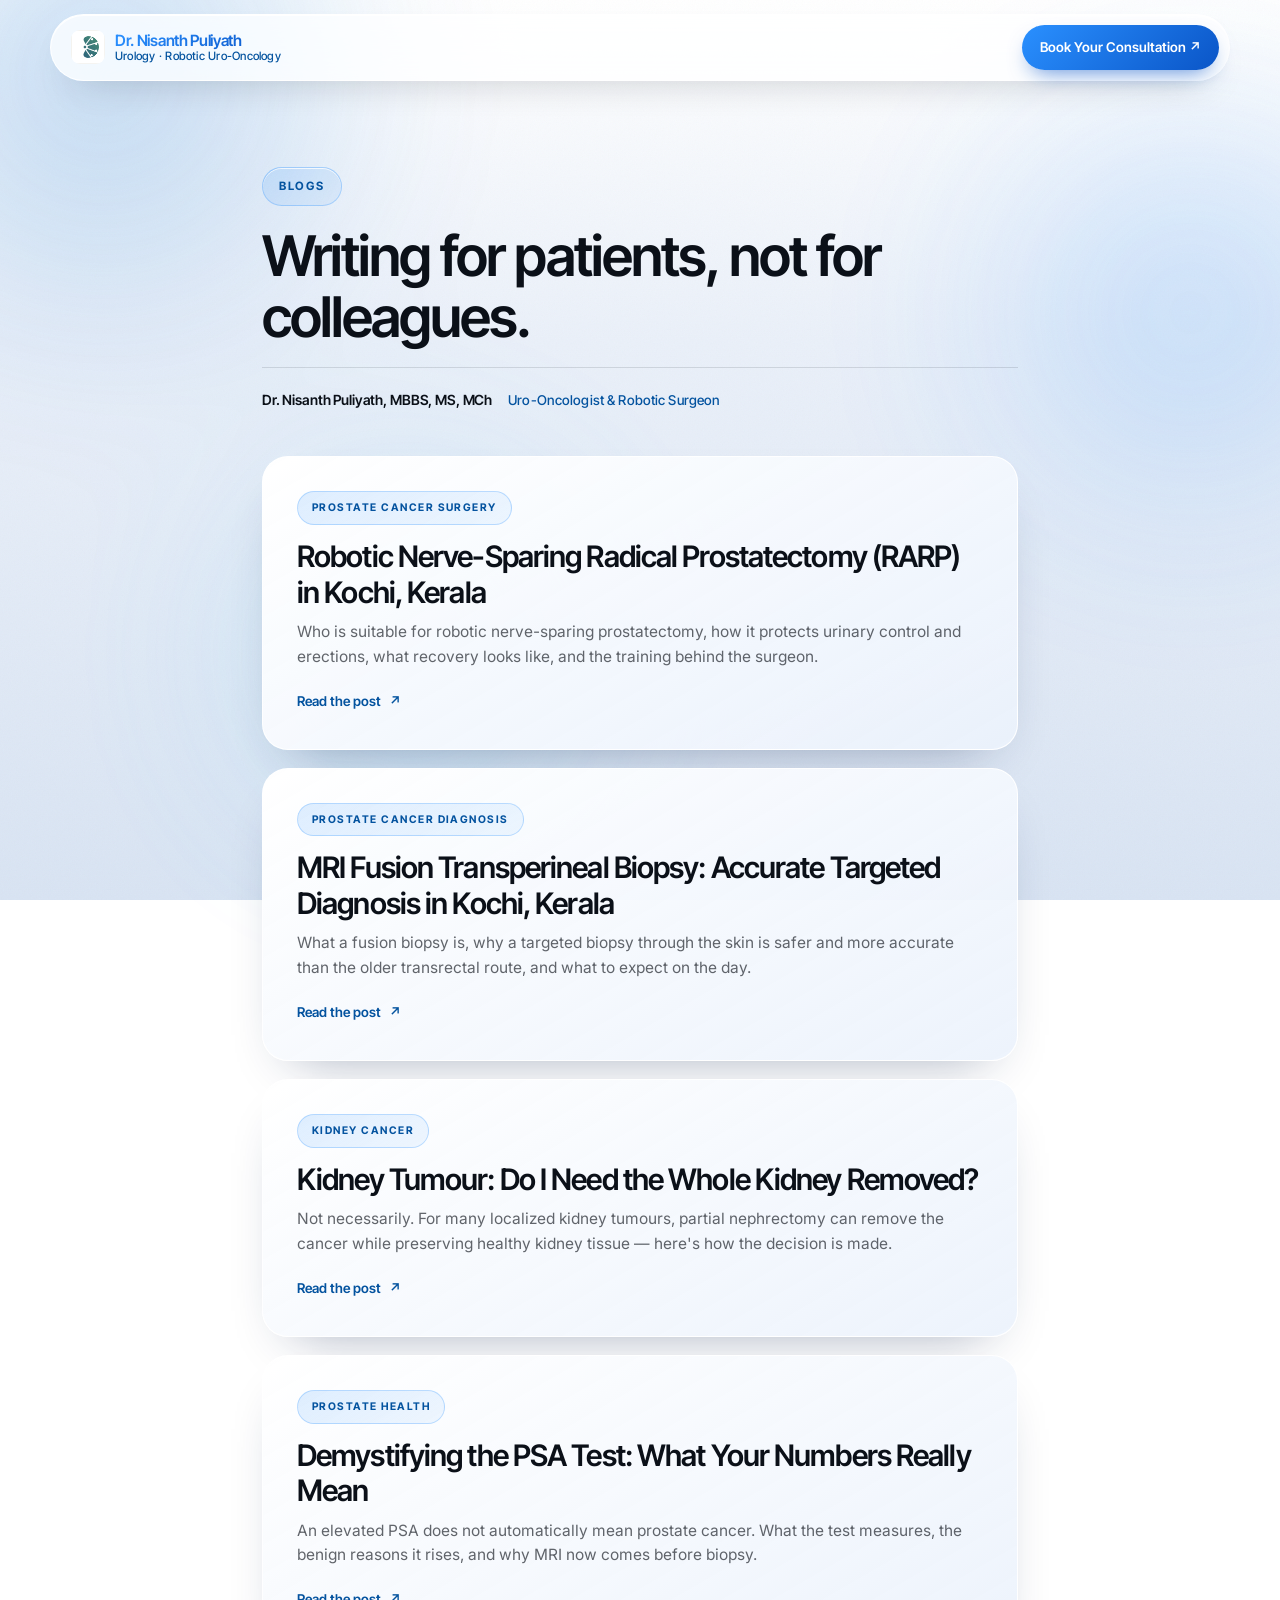
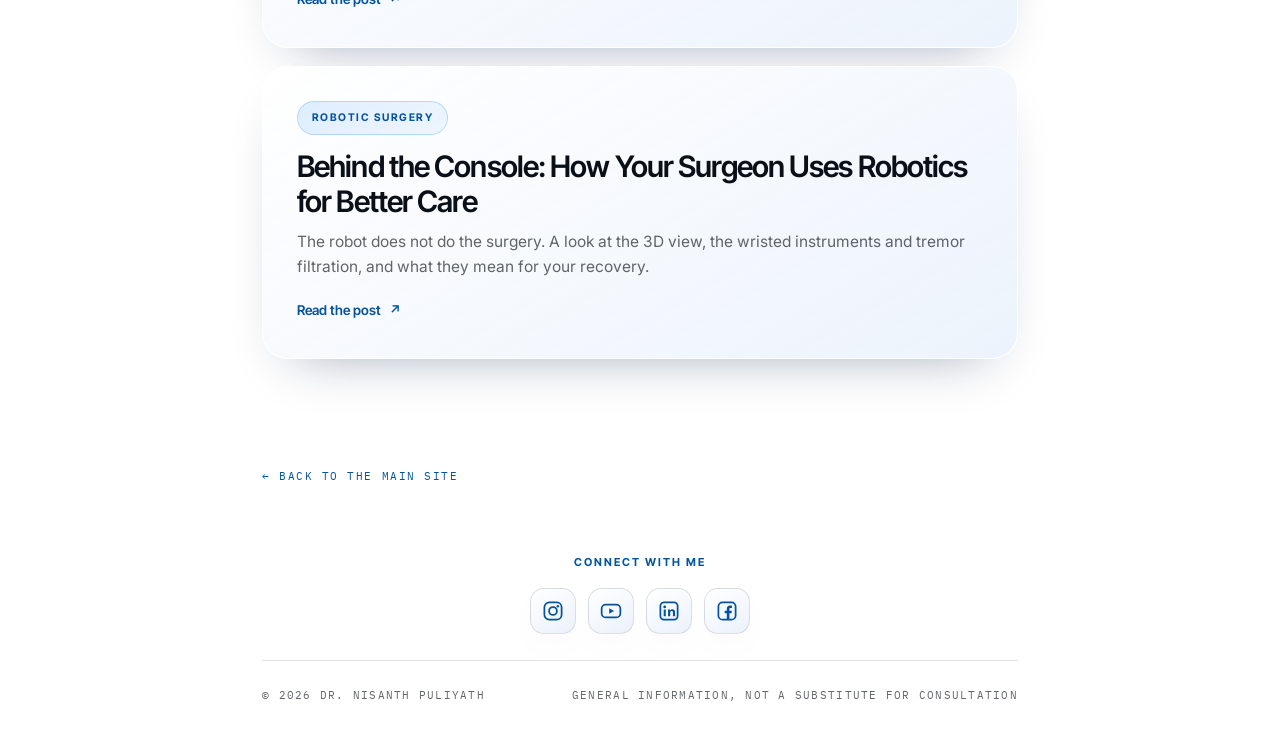
<file: blog.html>
<!DOCTYPE html>
<html lang="en-IN">
<head>
<meta charset="UTF-8">
<meta name="viewport" content="width=device-width, initial-scale=1.0">
<title>Blogs | Dr. Nisanth Puliyath, Robotic Urologist</title>
<meta name="description" content="Plain-language writing on prostate, kidney and bladder cancer, robotic surgery and PSA testing, by Dr. Nisanth Puliyath.">
<meta name="robots" content="index, follow, max-image-preview:large">
<meta name="theme-color" content="#eaf0f9">
<link rel="icon" type="image/png" href="images/favicon.png">
<link rel="apple-touch-icon" href="images/favicon.png">
<link rel="canonical" href="https://drnisanthpuliyathurologist.org/blog.html">
<link rel="author" href="https://drnisanthpuliyathurologist.org/">
<meta name="author" content="Dr. Nisanth Puliyath, MBBS, MS, MCh (Urology)">

<meta name="geo.region" content="IN-KL">
<meta name="geo.placename" content="Kochi, Keralam, India">

<meta property="og:type" content="website">
<meta property="og:locale" content="en_IN">
<meta property="og:site_name" content="Dr. Nisanth Puliyath">
<meta property="og:title" content="Blogs | Dr. Nisanth Puliyath">
<meta property="og:description" content="Plain-language writing on urological cancer, robotic surgery and PSA testing.">
<meta property="og:url" content="https://drnisanthpuliyathurologist.org/blog.html">
<meta property="og:image" content="https://drnisanthpuliyathurologist.org/images/robo1.jpg">

<link rel="preconnect" href="https://fonts.googleapis.com">
<link rel="preconnect" href="https://fonts.gstatic.com" crossorigin>
<link href="https://fonts.googleapis.com/css2?family=Inter+Tight:wght@400;500;600;700&family=Inter:wght@300;400;500;600&family=IBM+Plex+Mono:wght@400;500&display=swap" rel="stylesheet">
<link rel="stylesheet" href="blog.css">

<script type="application/ld+json">
{
  "@context": "https://schema.org",
  "@type": "Blog",
  "name": "Dr. Nisanth Puliyath — Blogs",
  "url": "https://drnisanthpuliyathurologist.org/blog.html",
  "inLanguage": "en-IN",
  "author": {
    "@type": "Person",
    "@id": "https://drnisanthpuliyathurologist.org/#person",
    "name": "Dr. Nisanth Puliyath",
    "alternateName": [
      "Dr. Nisanth P",
      "Nisanth Puliyath"
    ],
    "honorificPrefix": "Dr.",
    "honorificSuffix": "MBBS, MS, MCh (Urology)",
    "url": "https://drnisanthpuliyathurologist.org/",
    "image": "https://drnisanthpuliyathurologist.org/images/nishsitemain.PNG",
    "jobTitle": "Uro-Oncologist and Robotic Surgeon",
    "worksFor": {
      "@type": "Hospital",
      "name": "Aster Medcity, Kochi"
    },
    "alumniOf": [
      {
        "@type": "CollegeOrUniversity",
        "name": "Government Medical College, Kozhikode"
      },
      {
        "@type": "CollegeOrUniversity",
        "name": "All India Institute of Medical Sciences, Rishikesh"
      }
    ],
    "hasCredential": [
      {
        "@type": "EducationalOccupationalCredential",
        "credentialCategory": "degree",
        "name": "MBBS"
      },
      {
        "@type": "EducationalOccupationalCredential",
        "credentialCategory": "degree",
        "name": "MS General Surgery"
      },
      {
        "@type": "EducationalOccupationalCredential",
        "credentialCategory": "degree",
        "name": "MCh Urology"
      },
      {
        "@type": "EducationalOccupationalCredential",
        "credentialCategory": "license",
        "name": "Medical registration, Kerala State Medical Council (KSMC)",
        "identifier": "60389",
        "recognizedBy": {
          "@type": "Organization",
          "name": "Kerala State Medical Council"
        }
      }
    ],
    "knowsAbout": [
      "Urology",
      "Uro-oncology",
      "Robotic prostatectomy",
      "MRI fusion prostate biopsy",
      "Transperineal prostate biopsy",
      "Focal therapy for prostate cancer",
      "Kidney cancer",
      "Bladder cancer"
    ],
    "sameAs": [
      "https://www.instagram.com/dr.nisanth.urologist",
      "https://www.youtube.com/@drnisanthpuliyath",
      "https://www.linkedin.com/in/dr-nisanth-puliyath-497b65133/"
    ]
  },
  "blogPost": [
    {
      "@type": "BlogPosting",
      "headline": "Robotic Nerve-Sparing Radical Prostatectomy (RARP) in Kochi, Kerala",
      "url": "https://drnisanthpuliyathurologist.org/blog-robotic-nerve-sparing-prostatectomy-kochi.html",
      "datePublished": "2026-11-25",
      "author": {
        "@type": "Person",
        "@id": "https://drnisanthpuliyathurologist.org/#person",
        "name": "Dr. Nisanth Puliyath"
      }
    },
    {
      "@type": "BlogPosting",
      "headline": "MRI Fusion Transperineal Biopsy: Accurate Targeted Diagnosis in Kochi, Kerala",
      "url": "https://drnisanthpuliyathurologist.org/blog-mri-fusion-transperineal-biopsy.html",
      "datePublished": "2026-11-06",
      "author": {
        "@type": "Person",
        "@id": "https://drnisanthpuliyathurologist.org/#person",
        "name": "Dr. Nisanth Puliyath"
      }
    },
    {
      "@type": "BlogPosting",
      "headline": "Kidney Tumour: Do I Need the Whole Kidney Removed?",
      "url": "https://drnisanthpuliyathurologist.org/blog-kidney-tumour-nephrectomy.html",
      "datePublished": "2026-09-04",
      "author": {
        "@type": "Person",
        "@id": "https://drnisanthpuliyathurologist.org/#person",
        "name": "Dr. Nisanth Puliyath"
      }
    },
    {
      "@type": "BlogPosting",
      "headline": "Demystifying the PSA Test: What Your Numbers Really Mean",
      "url": "https://drnisanthpuliyathurologist.org/blog-psa-test.html",
      "datePublished": "2026-08-14",
      "author": {
        "@type": "Person",
        "@id": "https://drnisanthpuliyathurologist.org/#person",
        "name": "Dr. Nisanth Puliyath"
      }
    },
    {
      "@type": "BlogPosting",
      "headline": "Behind the Console: How Your Surgeon Uses Robotics for Better Care",
      "url": "https://drnisanthpuliyathurologist.org/blog-behind-the-console.html",
      "datePublished": "2026-08-14",
      "author": {
        "@type": "Person",
        "@id": "https://drnisanthpuliyathurologist.org/#person",
        "name": "Dr. Nisanth Puliyath"
      }
    }
  ],
  "publisher": {
    "@type": "Person",
    "@id": "https://drnisanthpuliyathurologist.org/#person",
    "name": "Dr. Nisanth Puliyath"
  }
}
</script>
</head>
<body>

<div class="aurora" aria-hidden="true"><span class="a1"></span><span class="a2"></span><span class="a3"></span></div>
<div class="grain" aria-hidden="true"></div>

<div class="scroll-progress" id="progress" aria-hidden="true"></div>

<nav class="nav">
  <a href="index.html" class="brand">
    <img src="images/favicon.png" alt="" class="brand-mark" width="34" height="34">
    <span class="brand-copy">
      <b>Dr. Nisanth Puliyath</b>
      <span>Urology &middot; Robotic Uro-Oncology</span>
    </span>
  </a>
  <a href="https://www.asterhospitals.in/form/aster-book-appointment?hospital=2688&amp;doctor=18596" class="nav-cta" target="_blank" rel="noopener">Book Your Consultation <span class="arrow" aria-hidden="true">&#8599;</span></a>
</nav>

<main class="wrap">

  <div class="post-head">
    <p class="eyebrow">Blogs</p>
    <h1>Writing for patients, not for colleagues.</h1>
    <div class="byline">
      <b>Dr. Nisanth Puliyath, MBBS, MS, MCh</b>
      <span>Uro-Oncologist &amp; Robotic Surgeon</span>
    </div>
  </div>

  <div class="post-list">

    <a class="post-card" href="blog-robotic-nerve-sparing-prostatectomy-kochi.html">
      <span class="kicker">Prostate cancer surgery</span>
      <h2>Robotic Nerve-Sparing Radical Prostatectomy (RARP) in Kochi, Kerala</h2>
      <p>Who is suitable for robotic nerve-sparing prostatectomy, how it protects urinary control and erections, what recovery looks like, and the training behind the surgeon.</p>
      <span class="read">Read the post <span class="arrow" aria-hidden="true">&#8599;</span></span>
    </a>

    <a class="post-card" href="blog-mri-fusion-transperineal-biopsy.html">
      <span class="kicker">Prostate cancer diagnosis</span>
      <h2>MRI Fusion Transperineal Biopsy: Accurate Targeted Diagnosis in Kochi, Kerala</h2>
      <p>What a fusion biopsy is, why a targeted biopsy through the skin is safer and more accurate than the older transrectal route, and what to expect on the day.</p>
      <span class="read">Read the post <span class="arrow" aria-hidden="true">&#8599;</span></span>
    </a>

    <a class="post-card" href="blog-kidney-tumour-nephrectomy.html">
      <span class="kicker">Kidney cancer</span>
      <h2>Kidney Tumour: Do I Need the Whole Kidney Removed?</h2>
      <p>Not necessarily. For many localized kidney tumours, partial nephrectomy can remove the cancer while preserving healthy kidney tissue &mdash; here's how the decision is made.</p>
      <span class="read">Read the post <span class="arrow" aria-hidden="true">&#8599;</span></span>
    </a>

    <a class="post-card" href="blog-psa-test.html">
      <span class="kicker">Prostate health</span>
      <h2>Demystifying the PSA Test: What Your Numbers Really Mean</h2>
      <p>An elevated PSA does not automatically mean prostate cancer. What the test measures, the benign reasons it rises, and why MRI now comes before biopsy.</p>
      <span class="read">Read the post <span class="arrow" aria-hidden="true">&#8599;</span></span>
    </a>

    <a class="post-card" href="blog-behind-the-console.html">
      <span class="kicker">Robotic surgery</span>
      <h2>Behind the Console: How Your Surgeon Uses Robotics for Better Care</h2>
      <p>The robot does not do the surgery. A look at the 3D view, the wristed instruments and tremor filtration, and what they mean for your recovery.</p>
      <span class="read">Read the post <span class="arrow" aria-hidden="true">&#8599;</span></span>
    </a>

  </div>

  <a class="back" href="index.html">&larr; Back to the main site</a>

  <p class="social-head">Connect with me</p>
  <div class="social">
    <a href="https://www.instagram.com/dr.nisanth.urologist?igsh=MXNhZWNmbmNmbGRldQ%3D%3D&amp;utm_source=qr" target="_blank" rel="noopener" aria-label="Instagram"><svg viewBox="0 0 24 24" aria-hidden="true"><rect x="2.6" y="2.6" width="18.8" height="18.8" rx="5.4" fill="none" stroke="currentColor" stroke-width="1.9"/><circle cx="12" cy="12" r="4.3" fill="none" stroke="currentColor" stroke-width="1.9"/><circle cx="17.3" cy="6.7" r="1.35" fill="currentColor"/></svg></a>
    <a href="https://youtube.com/@drnisanthpuliyath?si=EzuBg6qo5IoruWQy" target="_blank" rel="noopener" aria-label="YouTube"><svg viewBox="0 0 24 24" aria-hidden="true"><rect x="1.8" y="5" width="20.4" height="14" rx="4.4" fill="none" stroke="currentColor" stroke-width="1.9"/><path d="M10 8.9l5.4 3.1L10 15.1z" fill="currentColor"/></svg></a>
    <a href="https://www.linkedin.com/in/dr-nisanth-puliyath-497b65133/" target="_blank" rel="noopener" aria-label="LinkedIn"><svg viewBox="0 0 24 24" aria-hidden="true"><rect x="2.6" y="2.6" width="18.8" height="18.8" rx="4" fill="none" stroke="currentColor" stroke-width="1.9"/><circle cx="7.3" cy="7.5" r="1.5" fill="currentColor"/><path d="M6.2 10.4h2.3v7.4H6.2zM11 17.8v-7.4h2.2v1a2.9 2.9 0 0 1 2.5-1.2c1.8 0 2.9 1.1 2.9 3.2v4.4h-2.3v-4c0-1.1-.5-1.7-1.4-1.7s-1.6.6-1.6 1.8v3.9z" fill="currentColor"/></svg></a>
    <a href="https://www.facebook.com/share/1D41VoBPns/?mibextid=wwXIfr" target="_blank" rel="noopener" aria-label="Facebook"><svg viewBox="0 0 24 24" aria-hidden="true"><rect x="2.6" y="2.6" width="18.8" height="18.8" rx="4.6" fill="none" stroke="currentColor" stroke-width="1.9"/><path d="M14.6 21.4v-7h2.3l.4-2.8h-2.7V9.9c0-.8.2-1.3 1.4-1.3h1.4V6.1a19 19 0 0 0-2.1-.1c-2.1 0-3.5 1.3-3.5 3.6v2h-2.3v2.8h2.3v7z" fill="currentColor"/></svg></a>
  </div>

  <footer>
    <span>&copy; 2026 Dr. Nisanth Puliyath</span>
    <span>General information, not a substitute for consultation</span>
  </footer>

</main>

<script>
(function(){
  'use strict';
  var bar = document.getElementById('progress'), queued = false;
  function draw(){
    var h = document.documentElement;
    var max = h.scrollHeight - h.clientHeight;
    bar.style.setProperty('--p', (max > 0 ? (h.scrollTop / max) * 100 : 0).toFixed(2) + '%');
    queued = false;
  }
  window.addEventListener('scroll', function(){
    if (!queued){ queued = true; requestAnimationFrame(draw); }
  }, { passive:true });
  draw();
})();
</script>
</body>
</html>
</file>
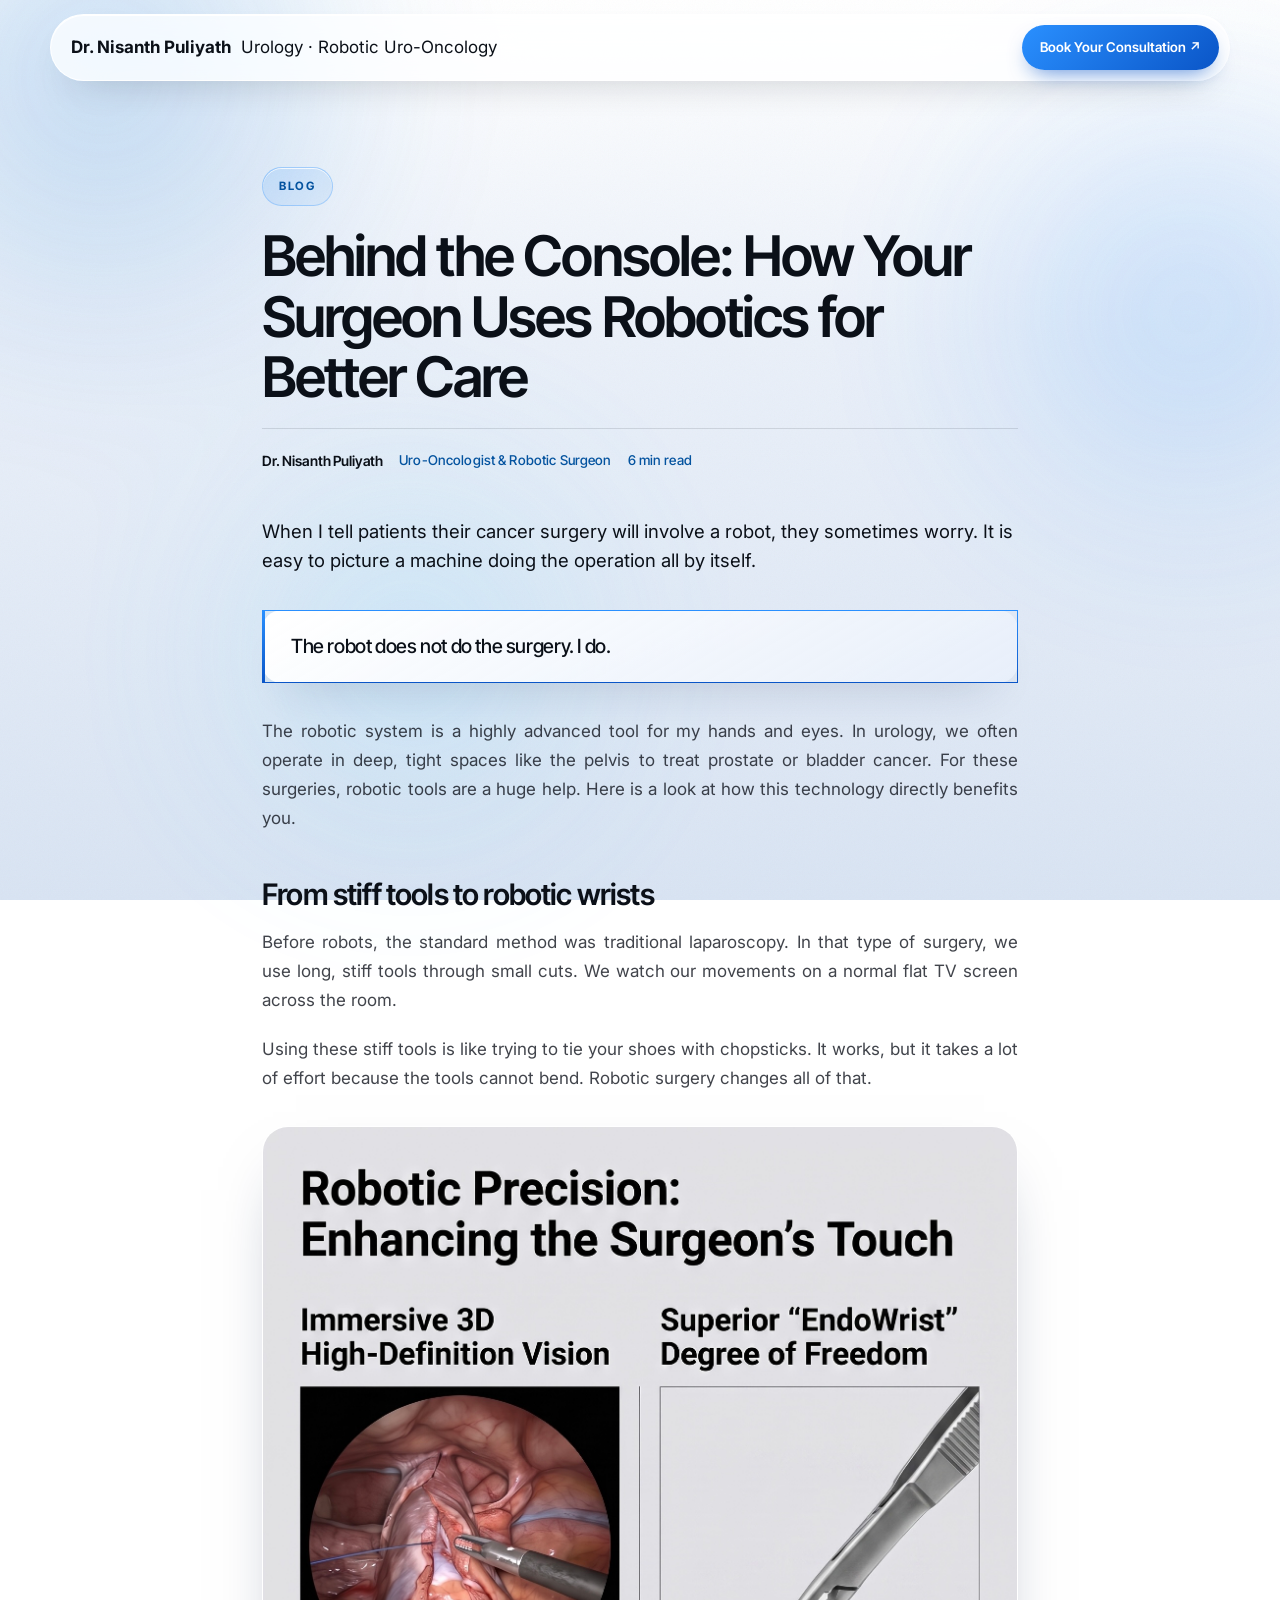
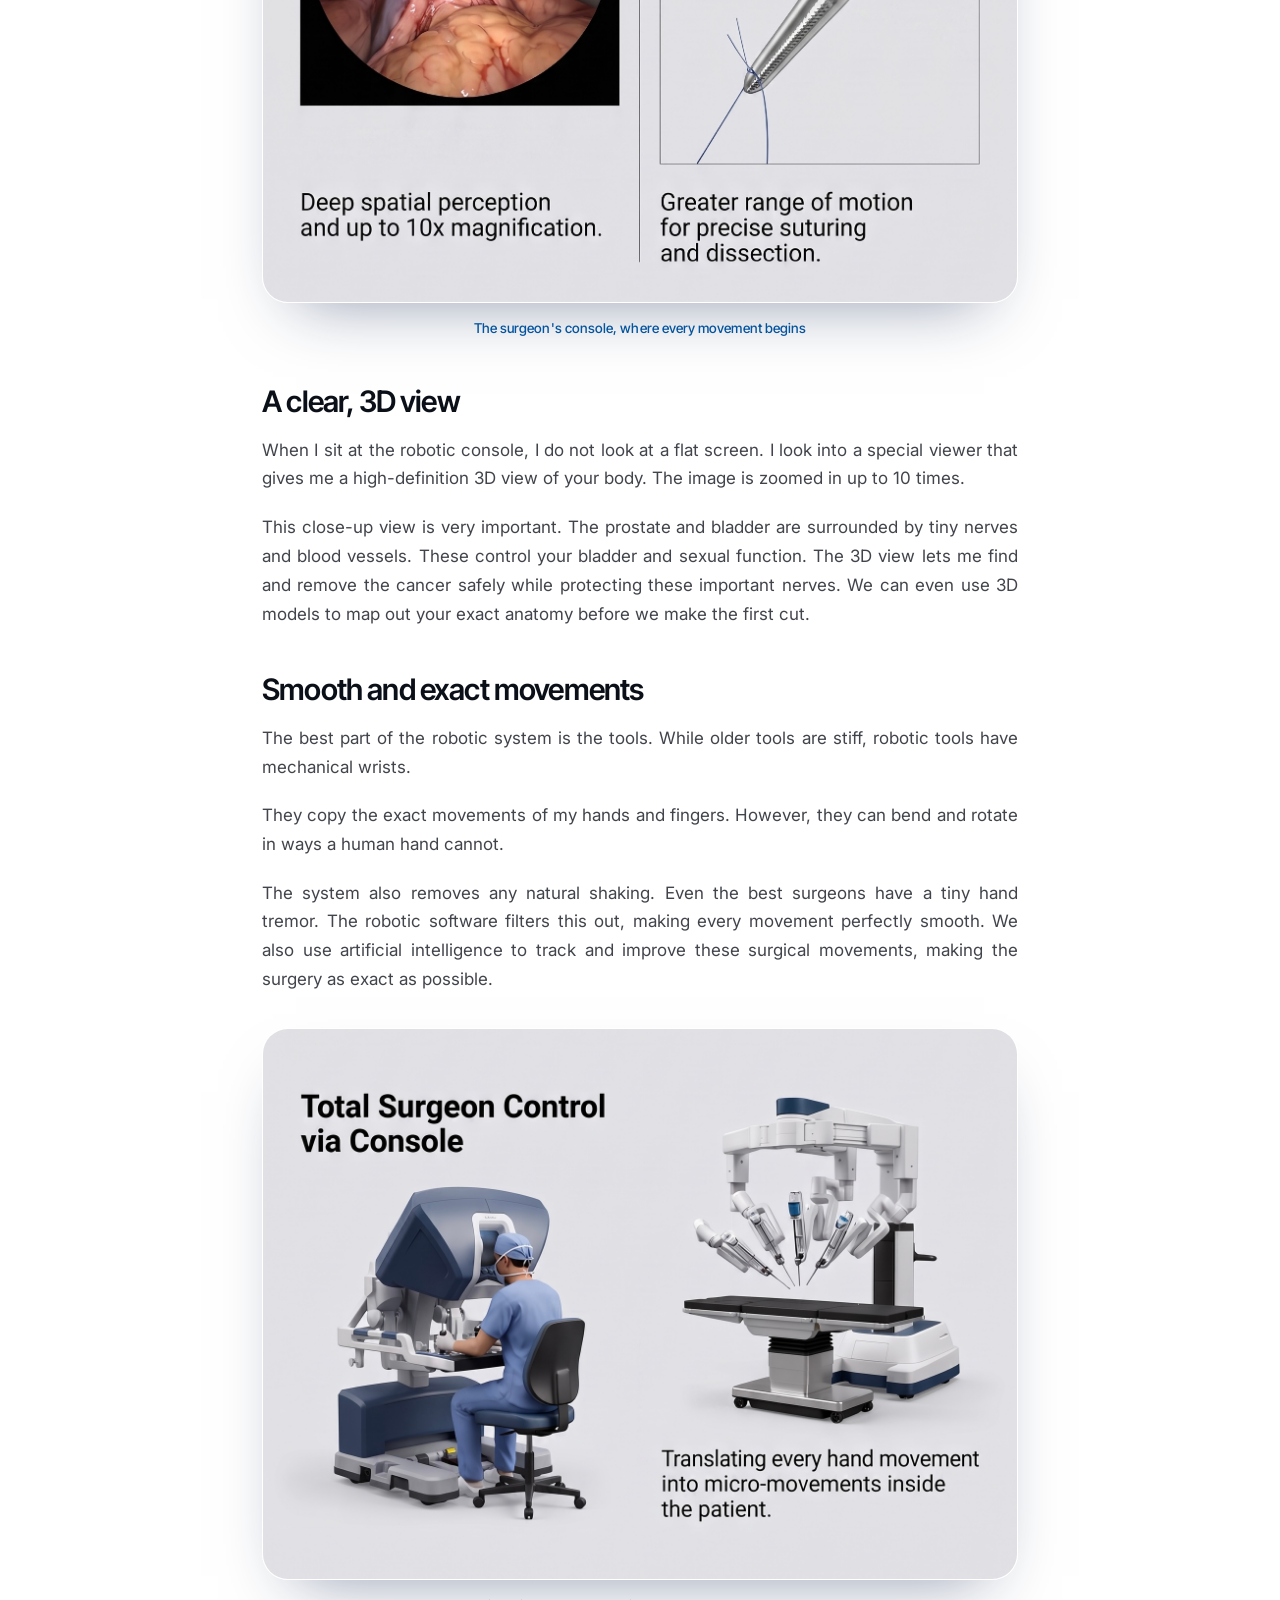
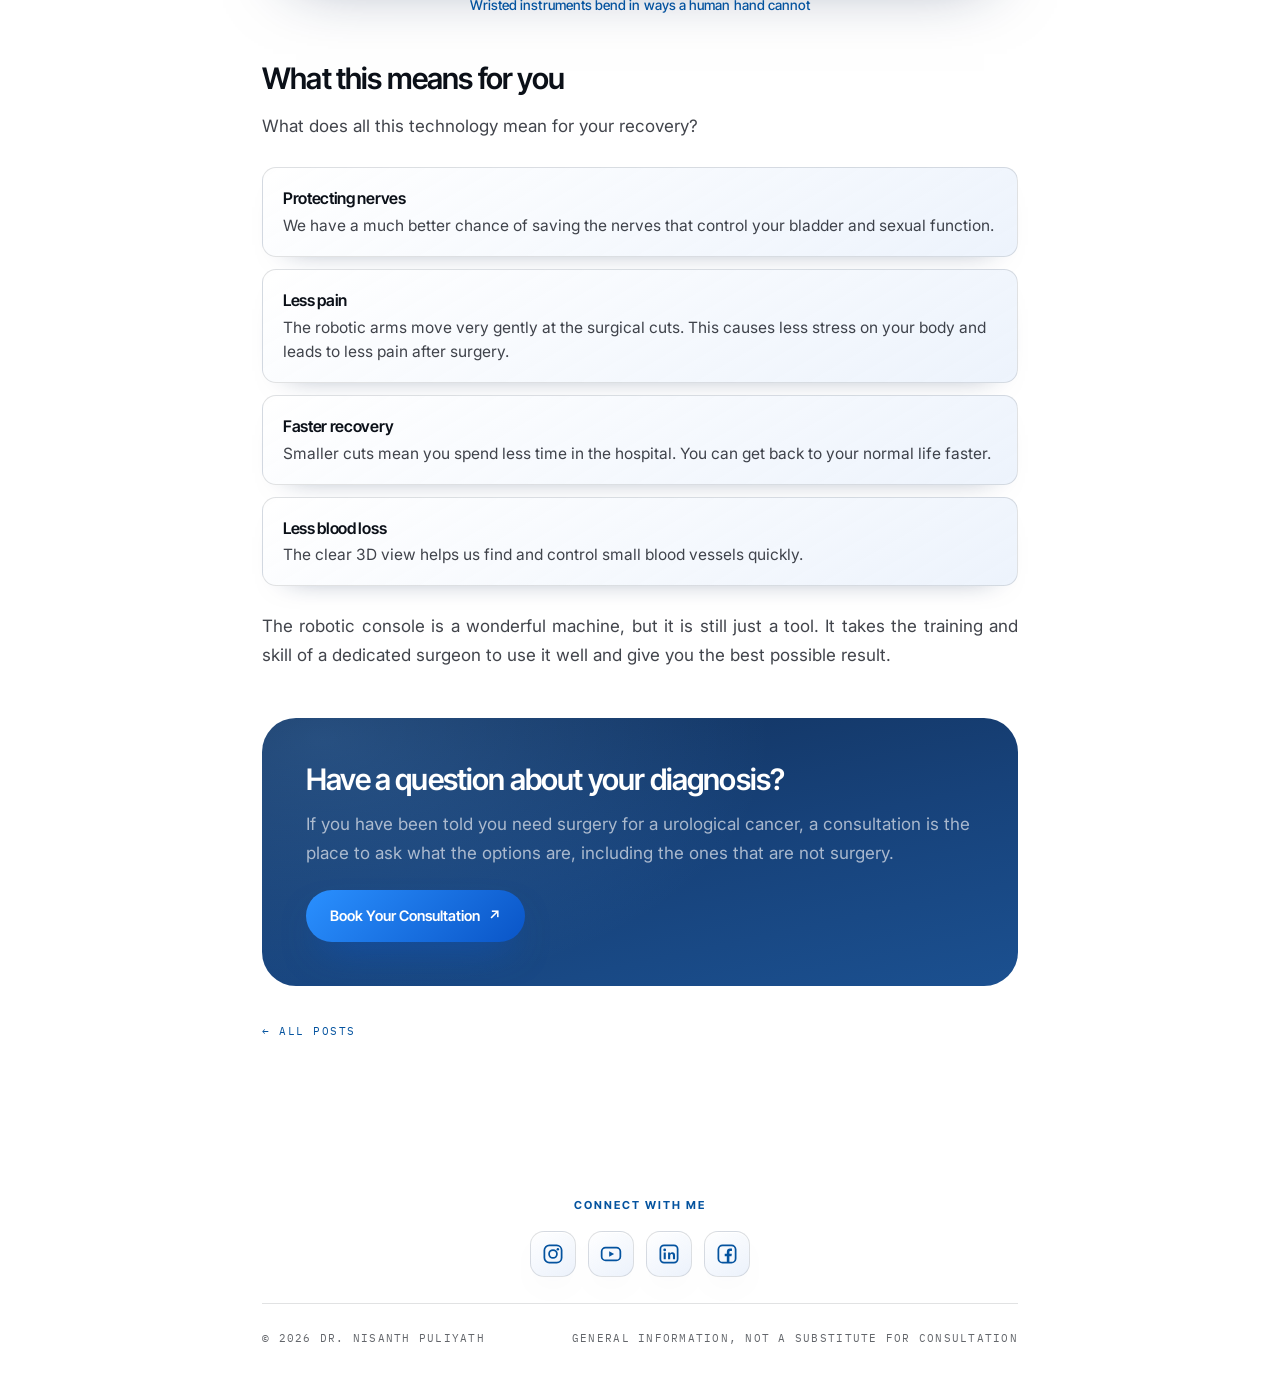
<file: Blogbehindtheconsole.html>
<!DOCTYPE html>
<html lang="en-IN">
<head>
<meta charset="UTF-8">
<meta name="viewport" content="width=device-width, initial-scale=1.0">
<title>Behind the Console: How Your Surgeon Uses Robotics | Dr. Nisanth Puliyath</title>
<meta name="description" content="A urologist explains what robotic surgery actually is, what the 3D console view shows, and what wristed instruments and tremor filtration mean for your recovery.">
<meta name="robots" content="index, follow, max-image-preview:large">
<meta name="theme-color" content="#eaf0f9">
<link rel="canonical" href="https://drnisanthpuliyathurologist.org/blog.html">

<meta name="geo.region" content="IN-KL">
<meta name="geo.placename" content="Kerala, India">

<meta property="og:type" content="article">
<meta property="og:locale" content="en_IN">
<meta property="og:site_name" content="Dr. Nisanth Puliyath">
<meta property="og:title" content="Behind the Console: How Your Surgeon Uses Robotics for Better Care">
<meta property="og:description" content="The robot does not do the surgery. A urologist explains what the console actually does.">
<meta property="og:url" content="https://drnisanthpuliyathurologist.org/blog.html">
<meta property="og:image" content="https://drnisanthpuliyathurologist.org/images/robo1.jpg">
<meta name="twitter:card" content="summary_large_image">
<meta name="twitter:title" content="Behind the Console: How Your Surgeon Uses Robotics for Better Care">
<meta name="twitter:description" content="The robot does not do the surgery. A urologist explains what the console actually does.">
<meta name="twitter:image" content="https://drnisanthpuliyathurologist.org/images/robo1.jpg">

<link rel="preconnect" href="https://fonts.googleapis.com">
<link rel="preconnect" href="https://fonts.gstatic.com" crossorigin>
<link href="https://fonts.googleapis.com/css2?family=Inter+Tight:wght@400;500;600;700&family=Inter:wght@300;400;500;600&family=IBM+Plex+Mono:wght@400;500&display=swap" rel="stylesheet">

<script type="application/ld+json">
{
  "@context": "https://schema.org",
  "@type": "BlogPosting",
  "headline": "Behind the Console: How Your Surgeon Uses Robotics for Better Care",
  "description": "A urologist explains what robotic surgery actually is, what the 3D console view shows, and what wristed instruments and tremor filtration mean for recovery.",
  "image": "https://drnisanthpuliyathurologist.org/images/robo1.jpg",
  "author": {
    "@type": "Person",
    "name": "Dr. Nisanth Puliyath",
    "url": "https://drnisanthpuliyathurologist.org/",
    "jobTitle": "Urologist, Robotic Uro-Oncology"
  },
  "publisher": {
    "@type": "Person",
    "name": "Dr. Nisanth Puliyath"
  },
  "mainEntityOfPage": "https://drnisanthpuliyathurologist.org/blog.html",
  "inLanguage": "en-IN",
  "about": ["Robotic surgery", "Urology", "Prostate cancer", "Bladder cancer"]
}
</script>

<link rel="stylesheet" href="blog.css">
</head>
<body>

<div class="aurora" aria-hidden="true"><span class="a1"></span><span class="a2"></span><span class="a3"></span></div>
<div class="grain" aria-hidden="true"></div>

<div class="scroll-progress" id="progress" aria-hidden="true"></div>

<nav class="nav">
  <a href="index.html" class="brand">
    <b>Dr. Nisanth Puliyath</b>
    <span>Urology &middot; Robotic Uro-Oncology</span>
  </a>
  <a href="https://cloudurologist.setmore.com?utm_source=in-app&amp;utm_medium=iosapp&amp;utm_campaign=settsharebp" class="nav-cta" target="_blank" rel="noopener">Book Your Consultation <span class="arrow" aria-hidden="true">&#8599;</span></a>
</nav>

<main class="wrap">

  <div class="post-head">
    <p class="eyebrow">Blog</p>
    <h1>Behind the Console: How Your Surgeon Uses Robotics for Better Care</h1>
    <div class="byline">
      <b>Dr. Nisanth Puliyath</b>
      <span>Uro-Oncologist &amp; Robotic Surgeon</span>
      <span>6 min read</span>
    </div>
  </div>

  <article>
    <p class="lead">When I tell patients their cancer surgery will involve a robot, they sometimes worry. It is easy to picture a machine doing the operation all by itself.</p>

    <div class="pull">The robot does not do the surgery. I do.</div>

    <p>The robotic system is a highly advanced tool for my hands and eyes. In urology, we often operate in deep, tight spaces like the pelvis to treat prostate or bladder cancer. For these surgeries, robotic tools are a huge help. Here is a look at how this technology directly benefits you.</p>

    <h2>From stiff tools to robotic wrists</h2>
    <p>Before robots, the standard method was traditional laparoscopy. In that type of surgery, we use long, stiff tools through small cuts. We watch our movements on a normal flat TV screen across the room.</p>
    <p>Using these stiff tools is like trying to tie your shoes with chopsticks. It works, but it takes a lot of effort because the tools cannot bend. Robotic surgery changes all of that.</p>

    <figure>
      <img src="images/robo1.jpg" alt="The robotic surgical console used for urological cancer surgery" loading="lazy" decoding="async">
      <figcaption>The surgeon's console, where every movement begins</figcaption>
    </figure>

    <h2>A clear, 3D view</h2>
    <p>When I sit at the robotic console, I do not look at a flat screen. I look into a special viewer that gives me a high-definition 3D view of your body. The image is zoomed in up to 10 times.</p>
    <p>This close-up view is very important. The prostate and bladder are surrounded by tiny nerves and blood vessels. These control your bladder and sexual function. The 3D view lets me find and remove the cancer safely while protecting these important nerves. We can even use 3D models to map out your exact anatomy before we make the first cut.</p>

    <h2>Smooth and exact movements</h2>
    <p>The best part of the robotic system is the tools. While older tools are stiff, robotic tools have mechanical wrists.</p>
    <p>They copy the exact movements of my hands and fingers. However, they can bend and rotate in ways a human hand cannot.</p>
    <p>The system also removes any natural shaking. Even the best surgeons have a tiny hand tremor. The robotic software filters this out, making every movement perfectly smooth. We also use artificial intelligence to track and improve these surgical movements, making the surgery as exact as possible.</p>

    <figure>
      <img src="images/robo2.jpg" alt="Wristed robotic instruments operating inside the pelvis" loading="lazy" decoding="async">
      <figcaption>Wristed instruments bend in ways a human hand cannot</figcaption>
    </figure>

    <h2>What this means for you</h2>
    <p>What does all this technology mean for your recovery?</p>

    <ul class="benefits">
      <li><b>Protecting nerves</b>We have a much better chance of saving the nerves that control your bladder and sexual function.</li>
      <li><b>Less pain</b>The robotic arms move very gently at the surgical cuts. This causes less stress on your body and leads to less pain after surgery.</li>
      <li><b>Faster recovery</b>Smaller cuts mean you spend less time in the hospital. You can get back to your normal life faster.</li>
      <li><b>Less blood loss</b>The clear 3D view helps us find and control small blood vessels quickly.</li>
    </ul>

    <p>The robotic console is a wonderful machine, but it is still just a tool. It takes the training and skill of a dedicated surgeon to use it well and give you the best possible result.</p>

    <div class="closing">
      <h2>Have a question about your diagnosis?</h2>
      <p>If you have been told you need surgery for a urological cancer, a consultation is the place to ask what the options are, including the ones that are not surgery.</p>
      <a class="btn" href="https://cloudurologist.setmore.com?utm_source=in-app&amp;utm_medium=iosapp&amp;utm_campaign=settsharebp" target="_blank" rel="noopener">Book Your Consultation <span class="arrow" aria-hidden="true">&#8599;</span></a>
    </div>

    <a class="back" href="blog.html">&larr; All posts</a>
  </article>

  <p class="social-head">Connect with me</p>
  <div class="social">
    <a href="https://www.instagram.com/dr.nisanth.urologist?igsh=MXNhZWNmbmNmbGRldQ%3D%3D&amp;utm_source=qr" target="_blank" rel="noopener" aria-label="Instagram"><svg viewBox="0 0 24 24" aria-hidden="true"><rect x="2.6" y="2.6" width="18.8" height="18.8" rx="5.4" fill="none" stroke="currentColor" stroke-width="1.9"/><circle cx="12" cy="12" r="4.3" fill="none" stroke="currentColor" stroke-width="1.9"/><circle cx="17.3" cy="6.7" r="1.35" fill="currentColor"/></svg></a>
    <a href="https://youtube.com/@drnisanthpuliyath?si=EzuBg6qo5IoruWQy" target="_blank" rel="noopener" aria-label="YouTube"><svg viewBox="0 0 24 24" aria-hidden="true"><rect x="1.8" y="5" width="20.4" height="14" rx="4.4" fill="none" stroke="currentColor" stroke-width="1.9"/><path d="M10 8.9l5.4 3.1L10 15.1z" fill="currentColor"/></svg></a>
    <a href="https://www.linkedin.com/in/dr-nisanth-puliyath-497b65133/" target="_blank" rel="noopener" aria-label="LinkedIn"><svg viewBox="0 0 24 24" aria-hidden="true"><rect x="2.6" y="2.6" width="18.8" height="18.8" rx="4" fill="none" stroke="currentColor" stroke-width="1.9"/><circle cx="7.3" cy="7.5" r="1.5" fill="currentColor"/><path d="M6.2 10.4h2.3v7.4H6.2zM11 17.8v-7.4h2.2v1a2.9 2.9 0 0 1 2.5-1.2c1.8 0 2.9 1.1 2.9 3.2v4.4h-2.3v-4c0-1.1-.5-1.7-1.4-1.7s-1.6.6-1.6 1.8v3.9z" fill="currentColor"/></svg></a>
    <a href="https://www.facebook.com/share/1D41VoBPns/?mibextid=wwXIfr" target="_blank" rel="noopener" aria-label="Facebook"><svg viewBox="0 0 24 24" aria-hidden="true"><rect x="2.6" y="2.6" width="18.8" height="18.8" rx="4.6" fill="none" stroke="currentColor" stroke-width="1.9"/><path d="M14.6 21.4v-7h2.3l.4-2.8h-2.7V9.9c0-.8.2-1.3 1.4-1.3h1.4V6.1a19 19 0 0 0-2.1-.1c-2.1 0-3.5 1.3-3.5 3.6v2h-2.3v2.8h2.3v7z" fill="currentColor"/></svg></a>
  </div>
  <footer>
    <span>&copy; 2026 Dr. Nisanth Puliyath</span>
    <span>General information, not a substitute for consultation</span>
  </footer>

</main>

<script>
(function(){
  'use strict';
  var bar = document.getElementById('progress'), queued = false;
  function draw(){
    var h = document.documentElement;
    var max = h.scrollHeight - h.clientHeight;
    bar.style.setProperty('--p', (max > 0 ? (h.scrollTop / max) * 100 : 0).toFixed(2) + '%');
    queued = false;
  }
  window.addEventListener('scroll', function(){
    if (!queued){ queued = true; requestAnimationFrame(draw); }
  }, { passive:true });
  draw();
})();
</script>
</body>
</html>
</file>
<file: blog.css>
/* Shared styles for the blog pages */
:root{
    --ink:#0b1018; --paper:#eaf0f9; --paper-2:#ffffff;
    --blue:#0a6ed1; --blue-ink:#04539f; --cyan:#64d2ff; --blue-bright:#2a90ff;
    --text:#0b1018; --muted:rgba(11,16,24,.64);
    --text-inv:#f5f5f7; --muted-inv:rgba(245,245,247,.66);
    --edge:rgba(11,16,24,.12); --edge-soft:rgba(11,16,24,.09); --edge-inv:rgba(255,255,255,.16);
    --r-sm:14px; --r-md:20px; --r-lg:26px; --r-xl:34px;
  }
  *{ box-sizing:border-box; }
  html{ scroll-behavior:smooth; scrollbar-width:thin; scrollbar-color:#0c2f63 rgba(11,16,24,.06); }
  ::-webkit-scrollbar{ width:11px; }
  ::-webkit-scrollbar-track{ background:rgba(11,16,24,.05); }
  ::-webkit-scrollbar-thumb{ background:linear-gradient(180deg,#0c2f63,#0a55c7); border-radius:999px; border:3px solid transparent; background-clip:padding-box; }
  @media (prefers-reduced-motion:reduce){ html{ scroll-behavior:auto; } *{ animation-duration:.01ms !important; transition-duration:.01ms !important; } }

  body{
    margin:0; font-family:'Inter',system-ui,sans-serif; font-size:17px; line-height:1.7;
    color:var(--text); background:linear-gradient(180deg,#ffffff 0%,var(--paper) 38%,#d9e4f3 100%);
    background-attachment:fixed; -webkit-font-smoothing:antialiased;
  }
  a{ color:inherit; text-decoration:none; }
  img{ display:block; max-width:100%; }
  :focus-visible{ outline:2px solid var(--blue); outline-offset:3px; border-radius:4px; }

  .scroll-progress{
    position:fixed; top:0; left:0; height:3px; width:var(--p,0%); z-index:95;
    background:linear-gradient(90deg,#0c2f63,#0a55c7 60%,#2a90ff);
    box-shadow:0 1px 10px rgba(10,60,140,.55); transition:width .08s linear; pointer-events:none;
  }

  .wrap{ max-width:820px; margin:0 auto; padding-inline:clamp(20px,5vw,32px); }

  /* nav */
  .nav{
    position:sticky; top:14px; z-index:60; margin:14px auto 0; width:min(1180px,calc(100% - 28px));
    display:flex; align-items:center; justify-content:space-between; gap:14px;
    padding:10px 10px 10px 20px; border-radius:999px;
    background:rgba(255,255,255,.78); border:1px solid rgba(255,255,255,.9);
    backdrop-filter:blur(26px) saturate(180%); -webkit-backdrop-filter:blur(26px) saturate(180%);
    box-shadow:inset 0 1px 0 #fff, 0 16px 40px -26px rgba(11,16,24,.45);
  }
  .brand{ display:flex; align-items:center; gap:10px; }
  .brand-mark{ width:34px; height:34px; border-radius:9px; object-fit:cover; flex:0 0 auto; }
  .brand-copy{ display:flex; flex-direction:column; line-height:1.15; }
  .brand-copy b{
    font-family:'Inter Tight',sans-serif; font-size:15.5px; font-weight:600; letter-spacing:-.02em;
    background:linear-gradient(135deg,#2a90ff,#0a55c7); -webkit-background-clip:text; background-clip:text; color:transparent;
  }
  .brand-copy span{ font-family:'Inter Tight',sans-serif; font-size:11.5px; font-weight:500; letter-spacing:.02em; text-transform:none; color:var(--blue-ink); }
  .nav-cta{
    font-family:'Inter Tight',sans-serif; font-size:13.5px; font-weight:600;
    padding:11px 18px; border-radius:999px; white-space:nowrap;
    background:linear-gradient(135deg,#2a90ff,#0a55c7); color:#fff;
    box-shadow:0 10px 22px -9px rgba(10,85,199,.7);
  }
  .arrow{ display:inline-block; transition:transform .3s cubic-bezier(.2,.7,.2,1); }
  .nav-cta:hover .arrow, .btn:hover .arrow{ transform:translate(3px,-3px); }
  @media (max-width:560px){ .nav-cta{ display:none; } }

  /* header */
  .post-head{ padding:clamp(48px,8vw,86px) 0 clamp(28px,4vw,44px); }
  .eyebrow{
    display:inline-flex; align-items:center; gap:8px;
    font-family:'Inter Tight',sans-serif; font-size:11.5px; font-weight:700;
    letter-spacing:.15em; text-transform:uppercase; color:var(--blue-ink);
    padding:9px 16px; border-radius:999px; margin:0 0 20px;
    background:linear-gradient(150deg,rgba(42,144,255,.16),rgba(42,144,255,.07));
    border:1px solid rgba(42,144,255,.28); box-shadow:inset 0 1px 0 rgba(255,255,255,.75);
  }
  h1{
    font-family:'Inter Tight',sans-serif; font-weight:600; letter-spacing:-.035em;
    font-size:clamp(2.1rem,5.4vw,3.5rem); line-height:1.08; margin:0 0 20px;
  }
  .byline{
    display:flex; flex-wrap:wrap; align-items:center; gap:10px 16px;
    padding-top:20px; border-top:1px solid var(--edge);
    font-family:'Inter Tight',sans-serif; font-size:13.5px; font-weight:500; letter-spacing:.01em;
    text-transform:none; color:var(--blue-ink);
  }
  .byline b{ font-family:'Inter Tight',sans-serif; font-size:14px; font-weight:600; letter-spacing:-.01em; text-transform:none; color:var(--text); }

  .reviewed{
    display:flex; align-items:center; gap:9px; margin:14px 0 0;
    font-family:'Inter Tight',sans-serif; font-size:13.5px; font-weight:500; color:var(--blue-ink);
  }
  .reviewed svg{ width:19px; height:19px; flex:0 0 auto; color:var(--blue); }
  .reviewed b{ font-weight:600; color:var(--text); }

  /* article */
  article{ padding-bottom:clamp(48px,7vw,88px); }
  article p{ margin:0 0 1.15em; color:rgba(11,16,24,.78); text-align:justify; hyphens:auto; -webkit-hyphens:auto; }
  article h2{
    font-family:'Inter Tight',sans-serif; font-weight:600; letter-spacing:-.028em;
    font-size:clamp(1.4rem,3vw,1.85rem); line-height:1.2; margin:44px 0 16px;
  }
  .lead{
    font-size:1.16rem; line-height:1.6; color:var(--text); font-weight:400;
    text-align:left;
  }
  .pull{
    margin:34px 0; padding:22px 26px; border-radius:var(--r-md);
    background:linear-gradient(150deg,#ffffff,rgba(233,240,251,.85));
    border:1px solid rgba(255,255,255,.95);
    box-shadow:0 22px 46px -30px rgba(17,38,80,.45);
    border-left:3px solid transparent; border-image:linear-gradient(180deg,#2a90ff,#0a55c7) 1;
    font-family:'Inter Tight',sans-serif; font-size:1.22rem; font-weight:500;
    letter-spacing:-.02em; line-height:1.4; color:var(--text); text-align:left;
  }
  figure{ margin:34px 0; }
  figure img{
    width:100%; height:auto; border-radius:var(--r-lg);
    border:1px solid rgba(255,255,255,.9);
    box-shadow:0 30px 64px -34px rgba(17,38,80,.5);
  }
  figcaption{
    margin-top:14px; font-family:'Inter Tight',sans-serif; font-size:13.5px; font-weight:500;
    letter-spacing:.005em; text-transform:none; color:var(--blue-ink); text-align:center;
  }
  .benefits{ list-style:none; margin:26px 0; padding:0; display:grid; gap:12px; }
  .benefits li{
    padding:18px 20px; border-radius:var(--r-sm);
    background:linear-gradient(150deg,#ffffff,rgba(235,242,252,.9));
    border:1px solid var(--edge); box-shadow:0 14px 30px -26px rgba(17,38,80,.6);
    font-size:15.5px; line-height:1.55; color:rgba(11,16,24,.78);
  }
  .benefits b{ display:block; font-family:'Inter Tight',sans-serif; font-size:16px; font-weight:600; letter-spacing:-.02em; color:var(--text); margin-bottom:3px; }

  /* author box */
  .tiles{ list-style:none; margin:26px 0; padding:0; display:grid; grid-template-columns:repeat(3,1fr); gap:14px; }
  .tile{ padding:12px 12px 16px; border-radius:var(--r-md); background:linear-gradient(150deg,#ffffff,#eef4fc); border:1px solid var(--edge); box-shadow:0 14px 30px -26px rgba(17,38,80,.6); }
  .tile .thumb{ display:flex; align-items:center; justify-content:center; height:120px; margin-bottom:12px; border-radius:16px; position:relative; overflow:hidden;
    background:radial-gradient(120px 90px at 20% 15%,rgba(255,255,255,.35),transparent 70%),linear-gradient(135deg,#1c8d9d 0%,#47a8a6 48%,#e9b78d 100%); box-shadow:inset 0 -22px 34px -20px rgba(70,30,0,.4); }
  .medal{ position:relative; isolation:isolate; width:90px; height:90px; border-radius:50%; display:flex; align-items:center; justify-content:center; text-align:center; }
  .medal::before{ content:""; position:absolute; inset:-6px; border-radius:50%; z-index:-2; background:repeating-conic-gradient(#e6b872 0 7deg,#c48843 7deg 14deg); filter:drop-shadow(0 10px 10px rgba(60,30,0,.45)); }
  .medal::after{ content:""; position:absolute; inset:0; border-radius:50%; z-index:-1; background:radial-gradient(circle at 32% 26%,#f8dda6 0%,#dba961 46%,#b97f3a 100%);
    box-shadow:inset 0 0 0 5px #d9a65e,inset 0 0 0 6.5px rgba(122,76,24,.4),inset 0 3px 4px rgba(255,255,255,.55),inset 0 -6px 8px rgba(120,70,20,.4); }
  .medal span{ position:relative; z-index:1; padding:0 10px; font-family:'Inter Tight',sans-serif; font-weight:700; font-size:12.5px; line-height:1.15; letter-spacing:-.01em; color:#74481a; text-shadow:0 1px 0 rgba(255,238,205,.85),0 -1px 0 rgba(90,50,10,.25); }
  @media (max-width:720px){ .tiles{ grid-template-columns:repeat(2,1fr); } .tile .thumb{ height:104px; } .medal{ width:78px; height:78px; } .medal span{ font-size:11px; padding:0 8px; } }
  .snippet{ margin:26px 0; padding:18px 22px; border-radius:var(--r-md); border:1px solid rgba(10,110,209,.28); background:linear-gradient(150deg,#ffffff,#e8f1fd); box-shadow:0 14px 30px -26px rgba(17,38,80,.6); }
  .snippet .snip-kicker{ margin:0 0 6px; font-family:'IBM Plex Mono',monospace; font-size:11px; letter-spacing:.14em; text-transform:uppercase; color:var(--blue-ink); text-align:left; }
  .snippet p{ margin:0; text-align:left; }
  .btn-row{ display:flex; flex-wrap:wrap; gap:12px; align-items:center; }
  .btn.alt{ background:transparent; color:#fff; border:1.5px solid rgba(255,255,255,.7); box-shadow:none; }
  .sr-only{ position:absolute; width:1px; height:1px; overflow:hidden; clip:rect(0 0 0 0); white-space:nowrap; }
  .tile b{ display:block; font-family:'Inter Tight',sans-serif; font-size:15px; font-weight:600; letter-spacing:-.02em; color:var(--text); margin-bottom:3px; }
  .tile p{ hyphens:none; -webkit-hyphens:none; margin:0; font-size:13.5px; line-height:1.45; color:var(--muted); text-align:left; }
  .author-box{
    margin:44px 0 0; padding:clamp(22px,3vw,32px); border-radius:var(--r-lg);
    background:linear-gradient(150deg,#ffffff,rgba(235,242,252,.9));
    border:1px solid var(--edge); box-shadow:0 14px 30px -26px rgba(17,38,80,.6);
  }
  .author-box p{ text-align:left; font-size:15px; line-height:1.6; margin:0 0 .8em; }
  .author-box p:last-child{ margin-bottom:0; }
  .author-box .author-kicker{
    font-family:'IBM Plex Mono',monospace; font-size:11px; letter-spacing:.14em;
    text-transform:uppercase; color:var(--blue-ink); margin-bottom:6px;
  }
  .author-box .author-name{
    font-family:'Inter Tight',sans-serif; font-size:1.2rem; font-weight:600;
    letter-spacing:-.02em; color:var(--text); margin-bottom:10px;
  }
  .author-box a{ color:var(--blue-ink); font-weight:600; }

  /* closing card */
  .closing{
    margin:48px 0 0; padding:clamp(28px,4vw,44px); border-radius:var(--r-xl);
    color:var(--text-inv); position:relative; overflow:hidden;
    background:
      radial-gradient(700px 400px at 8% 8%, rgba(120,190,255,.20), transparent 64%),
      linear-gradient(168deg,#12315c 0%,#17427a 52%,#1b5090 100%);
  }
  .closing h2{ color:#fff; margin:0 0 12px; }
  .closing p{ color:var(--muted-inv); text-align:left; margin-bottom:22px; }
  .btn{
    display:inline-flex; align-items:center; gap:8px;
    font-family:'Inter Tight',sans-serif; font-size:14.5px; font-weight:600;
    padding:14px 24px; border-radius:999px;
    background:linear-gradient(135deg,#2a90ff,#0a55c7); color:#fff;
    box-shadow:0 18px 38px -16px rgba(10,85,199,.75);
    transition:transform .3s cubic-bezier(.2,.7,.2,1);
  }
  .btn:hover{ transform:translateY(-2px); }

  .back{
    display:inline-flex; align-items:center; gap:8px; margin:36px 0 0;
    font-family:'IBM Plex Mono',monospace; font-size:11px; letter-spacing:.14em;
    text-transform:uppercase; color:var(--blue-ink);
  }
  .social{
    display:flex; flex-wrap:wrap; justify-content:center; gap:12px;
  }
  .social a{
    width:46px; height:46px; border-radius:14px; display:grid; place-items:center;
    color:var(--blue-ink);
    background:linear-gradient(150deg,#ffffff,rgba(233,240,251,.88));
    border:1px solid var(--edge);
    box-shadow:0 14px 30px -20px rgba(17,38,80,.6), inset 0 1px 0 #fff;
    transition:transform .28s cubic-bezier(.2,.7,.2,1), color .28s;
  }
  .social a svg{ width:22px; height:22px; }
  .social a:hover{ transform:translateY(-3px); color:#fff; background:linear-gradient(150deg,#2a90ff,#0a55c7); }
  footer{
    margin-top:26px; padding:26px 0 40px; border-top:1px solid var(--edge);
    display:flex; flex-wrap:wrap; gap:12px; justify-content:space-between;
    font-family:'IBM Plex Mono',monospace; font-size:10.5px; letter-spacing:.12em;
    text-transform:uppercase; color:var(--muted);
  }
  @media (max-width:640px){
    body{ font-size:16px; }
    article p{ text-align:left; }
    .nav{ padding:9px 9px 9px 16px; }
  }

/* ---------- blog index ---------- */
.post-list{ display:grid; gap:18px; padding-bottom:clamp(40px,6vw,72px); }
.post-card{
  display:block; padding:clamp(24px,3.4vw,34px); border-radius:var(--r-lg);
  background:linear-gradient(150deg,#ffffff,rgba(235,242,252,.9));
  border:1px solid rgba(255,255,255,.95);
  box-shadow:0 24px 52px -32px rgba(17,38,80,.45);
  transition:transform .32s cubic-bezier(.2,.7,.2,1), box-shadow .32s;
}
.post-card:hover{ transform:translateY(-4px); box-shadow:0 34px 66px -30px rgba(17,38,80,.5); }
.post-card .kicker{
  display:inline-flex; align-items:center; padding:7px 14px; border-radius:999px;
  font-family:'Inter Tight',sans-serif; font-size:10.5px; font-weight:700;
  letter-spacing:.14em; text-transform:uppercase; color:var(--blue-ink);
  background:linear-gradient(150deg,rgba(42,144,255,.15),rgba(42,144,255,.06));
  border:1px solid rgba(42,144,255,.26); margin-bottom:14px;
}
.post-card h2{
  font-family:'Inter Tight',sans-serif; font-weight:600; letter-spacing:-.03em;
  font-size:clamp(1.35rem,3vw,1.85rem); line-height:1.2; margin:0 0 10px;
}
.post-card p{ margin:0 0 16px; color:var(--muted); font-size:15.5px; line-height:1.6; }
.post-card .read{
  display:inline-flex; align-items:center; gap:8px;
  font-family:'Inter Tight',sans-serif; font-size:13.5px; font-weight:600; color:var(--blue-ink);
}
.post-card:hover .arrow{ transform:translate(3px,-3px); }

/* ---------- comparison table ---------- */
.table-wrap{ overflow-x:auto; margin:26px 0; border-radius:var(--r-md); box-shadow:0 24px 52px -32px rgba(17,38,80,.45); }
.compare-table{
  width:100%; min-width:440px; border-collapse:separate; border-spacing:0;
  font-size:15px; background:#fff; border-radius:var(--r-md); overflow:hidden;
}
.compare-table thead th{
  font-family:'Inter Tight',sans-serif; font-weight:700; font-size:13px; letter-spacing:.02em;
  text-align:left; padding:16px 20px; color:#fff;
  background:linear-gradient(135deg,#2a90ff,#0a55c7);
}
.compare-table thead th:first-child{ border-top-left-radius:var(--r-md); }
.compare-table thead th:last-child{ border-top-right-radius:var(--r-md); }
.compare-table tbody td{
  padding:15px 20px; color:rgba(11,16,24,.8); border-bottom:1px solid var(--edge-soft);
  vertical-align:top;
}
.compare-table tbody tr:last-child td{ border-bottom:none; }
.compare-table tbody tr:nth-child(odd){ background:rgba(235,242,252,.55); }
.compare-table tbody tr:hover{ background:rgba(42,144,255,.09); }
.compare-table tbody td:first-child{ font-weight:600; color:var(--text); border-right:1px solid var(--edge-soft); }
@media (max-width:640px){
  .compare-table{ font-size:14px; }
  .compare-table thead th, .compare-table tbody td{ padding:12px 14px; }
}

/* ---------- social ---------- */
.social-head{
  margin:clamp(40px,6vw,64px) 0 16px; text-align:center;
  font-family:'Inter Tight',system-ui,sans-serif; font-size:11px; font-weight:700;
  letter-spacing:.18em; text-transform:uppercase; color:var(--blue-ink);
}


/* ---------- ambient background, matching the main site ---------- */
.aurora{ position:fixed; inset:-20% -10%; z-index:-2; pointer-events:none; filter:blur(90px); opacity:.78; }
.aurora span{ position:absolute; border-radius:50%; display:block; }
.aurora .a1{ width:52vw; height:52vw; left:-8vw; top:-6vw;  background:radial-gradient(circle,rgba(10,110,209,.36),transparent 66%); animation:drift1 26s ease-in-out infinite; }
.aurora .a2{ width:46vw; height:46vw; right:-6vw; top:22vh;  background:radial-gradient(circle,rgba(42,144,255,.30),transparent 66%); animation:drift2 32s ease-in-out infinite; }
.aurora .a3{ width:40vw; height:40vw; left:22vw;  top:64vh;  background:radial-gradient(circle,rgba(100,210,255,.30),transparent 66%); animation:drift3 38s ease-in-out infinite; }
@keyframes drift1{ 50%{ transform:translate3d(8vw,6vh,0) scale(1.12); } }
@keyframes drift2{ 50%{ transform:translate3d(-9vw,-5vh,0) scale(1.08); } }
@keyframes drift3{ 50%{ transform:translate3d(5vw,-8vh,0) scale(1.15); } }
.grain{
  position:fixed; inset:0; z-index:-1; pointer-events:none; opacity:.07;
  background-image:url("data:image/svg+xml,%3Csvg xmlns='http://www.w3.org/2000/svg' width='140' height='140'%3E%3Cfilter id='n'%3E%3CfeTurbulence type='fractalNoise' baseFrequency='.85' numOctaves='3'/%3E%3C/filter%3E%3Crect width='100%25' height='100%25' filter='url(%23n)' opacity='.5'/%3E%3C/svg%3E");
}
@media (max-width:640px){ .aurora{ filter:blur(60px); opacity:.4; } }
@media (prefers-reduced-motion:reduce){ .aurora span{ animation:none; } }
</file>
